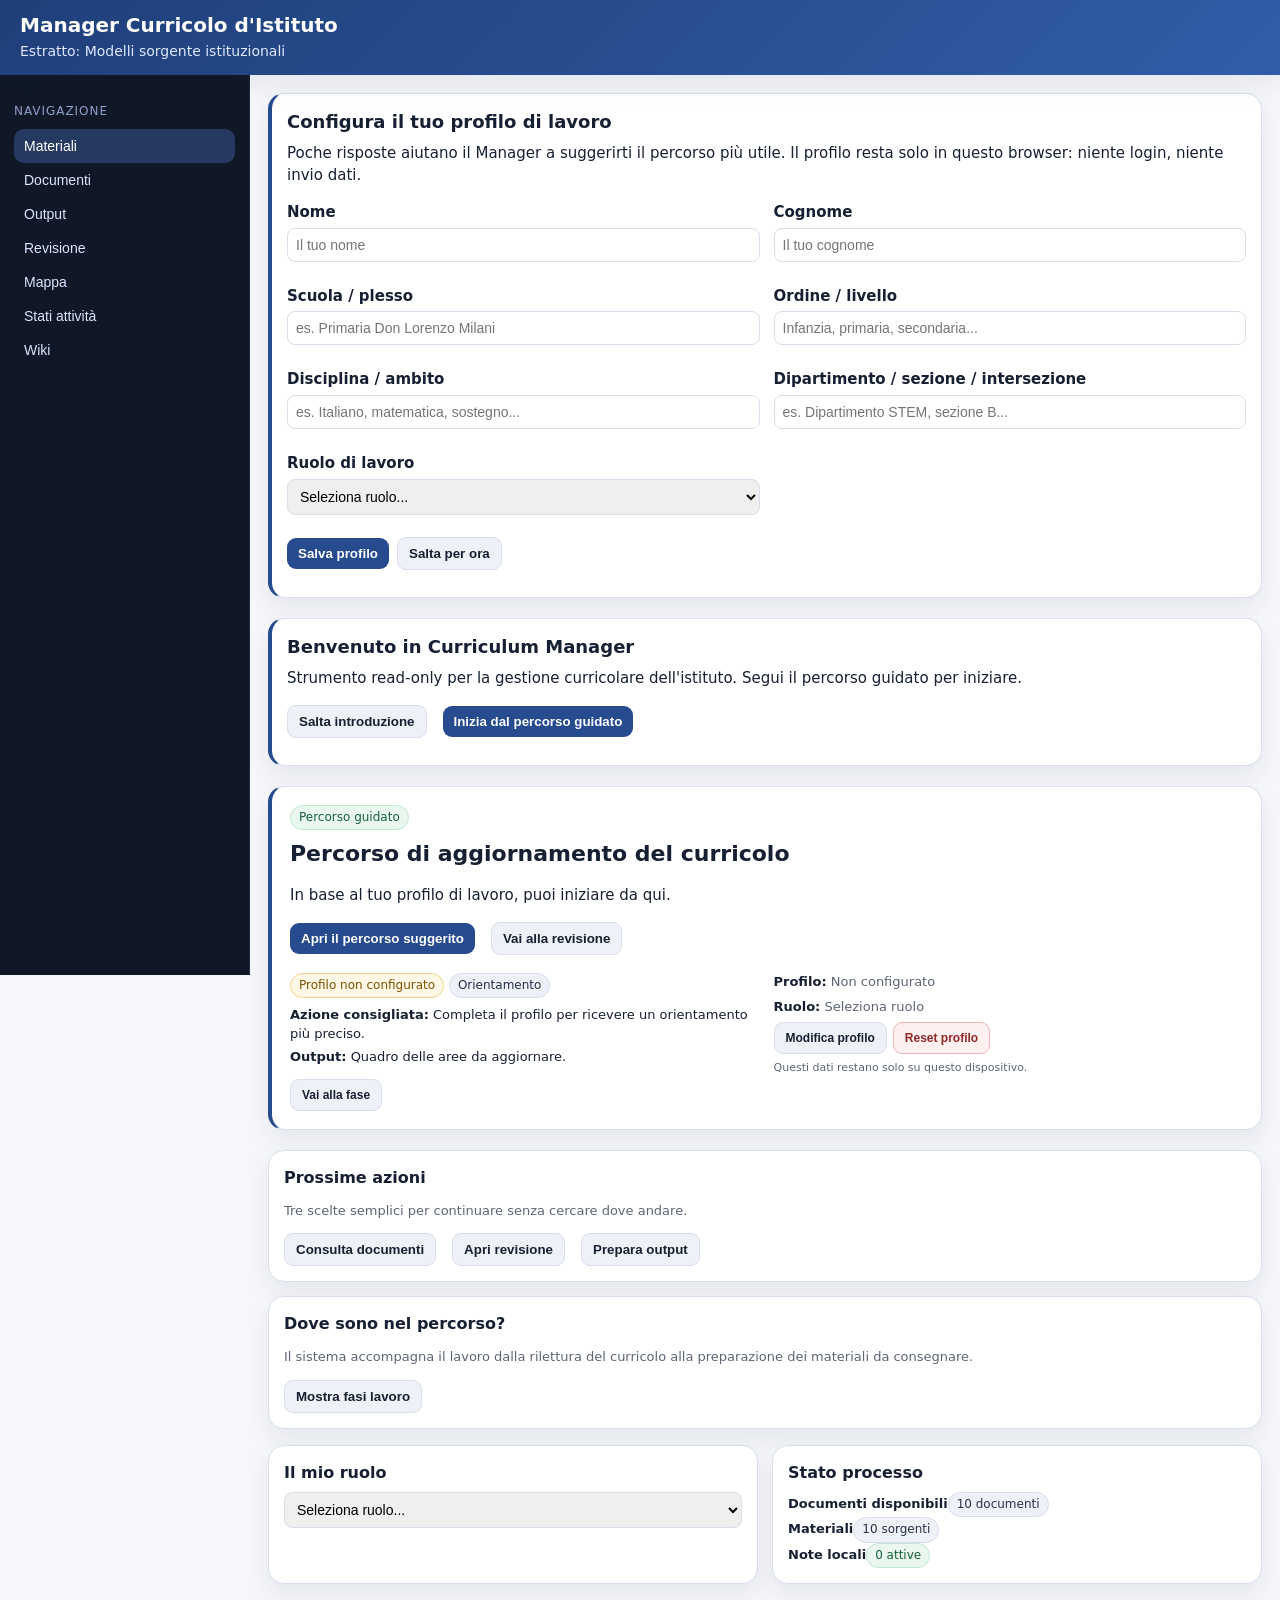
<file: index.html>
<!doctype html>
<html lang="it">
<head>
  <meta charset="utf-8">
  <meta name="viewport" content="width=device-width,initial-scale=1">
  <title>Manager Curricolo d'Istituto - Modelli sorgente</title>
  <link rel="stylesheet" href="src/styles.css">
</head>
<body>
  <header>
    <h1 id="appTitle">Manager Curricolo d'Istituto</h1>
    <p id="appSubtitle">Estratto: Modelli sorgente istituzionali</p>
  </header>

  <div class="layout">
    <nav id="sidebar">
      <div class="nav-title">Navigazione</div>
      <button data-view="modelliSorgente" class="active">Materiali</button>
      <button data-view="documentiIstituzionali">Documenti</button>
      <button data-view="documentOutputCenter">Output</button>
      <button data-view="matriceRevisione">Revisione</button>
      <button data-view="completionMap">Mappa</button>
      <button data-view="activityStateReadOnly">Stati attività</button>
      <button data-view="wiki">Wiki</button>
    </nav>

<main>
      <section id="modelliSorgente" class="view active"></section>
      <section id="documentiIstituzionali" class="view"></section>
      <section id="documentOutputCenter" class="view"></section>
      <section id="matriceRevisione" class="view"></section>
      <section id="completionMap" class="view"></section>
      <section id="activityStateReadOnly" class="view"></section>
      <section id="wiki" class="view"></section>
    </main>

<script src="src/data/sourceTemplateCatalog.js"></script>
    <script src="src/data/institutionalDocumentsCatalog.js"></script>
    <script src="src/data/revisionMatrixCatalog.js"></script>
    <script src="src/data/workflowProcessCatalog.js"></script>
    <script src="src/data/roleWorkPathsCatalog.js"></script>
    <script src="src/data/processTimelineCatalog.js"></script>
    <script src="src/data/documentContentCatalog.js"></script>
    <script src="src/data/documentSourceImportMap.js"></script>
    <script src="src/data/editableDocumentDraftModel.js"></script>
    <script src="src/data/wikiCatalog.js"></script>
    <script src="src/data/completionMapCatalog.js"></script>
    <script src="src/components/layout.js"></script>
    <script src="src/components/sidebar.js"></script>
    <script src="src/components/noticeBox.js"></script>
    <script src="src/views/modelliSorgenteView.js"></script>
    <script src="src/views/documentOutputCenterView.js"></script>
    <script src="src/views/documentiIstituzionaliView.js"></script>
    <script src="src/views/matriceRevisioneView.js"></script>
    <script src="src/views/completionMapView.js"></script>
    <script src="src/views/wikiView.js"></script>
    <script src="src/data/activityStateFixtureCatalog.js"></script>
    <script src="src/views/activityStateReadOnlyView.js"></script>
    <script src="src/app.js"></script>
</body>
</html>
</file>
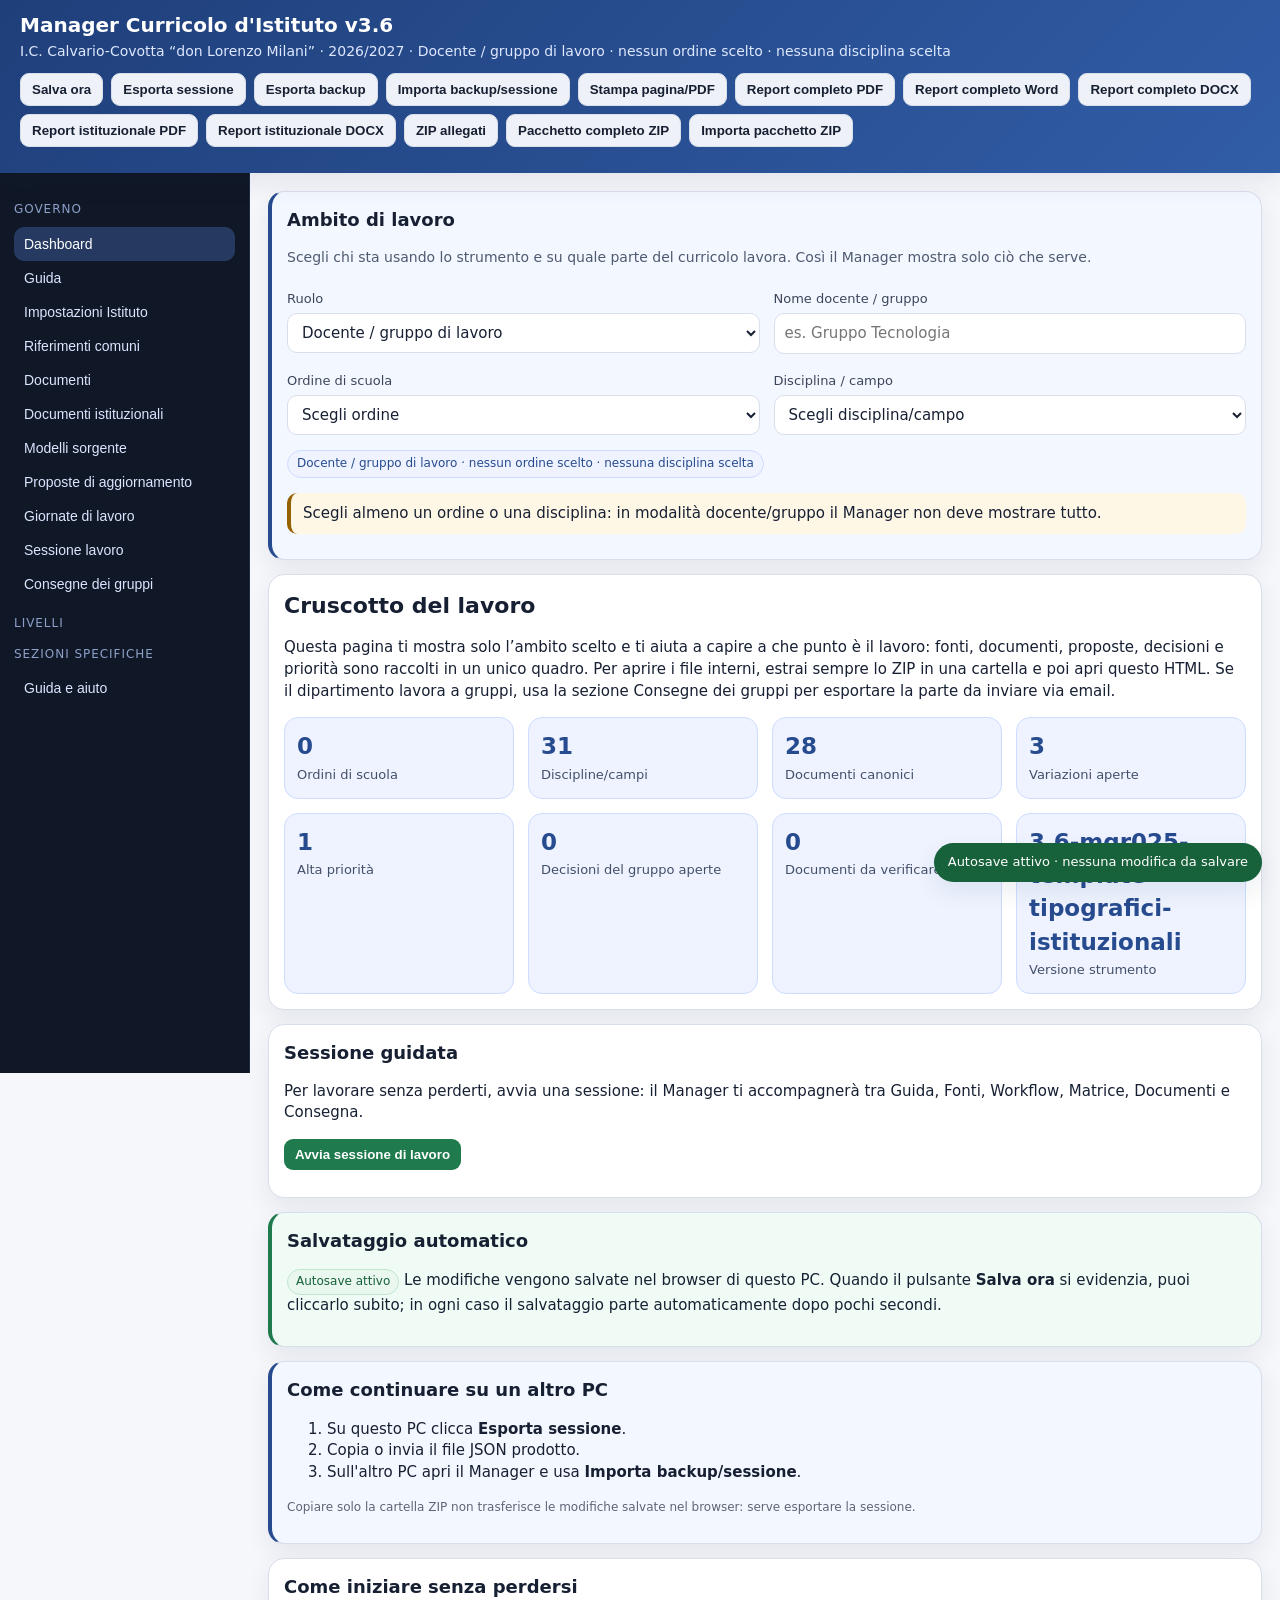
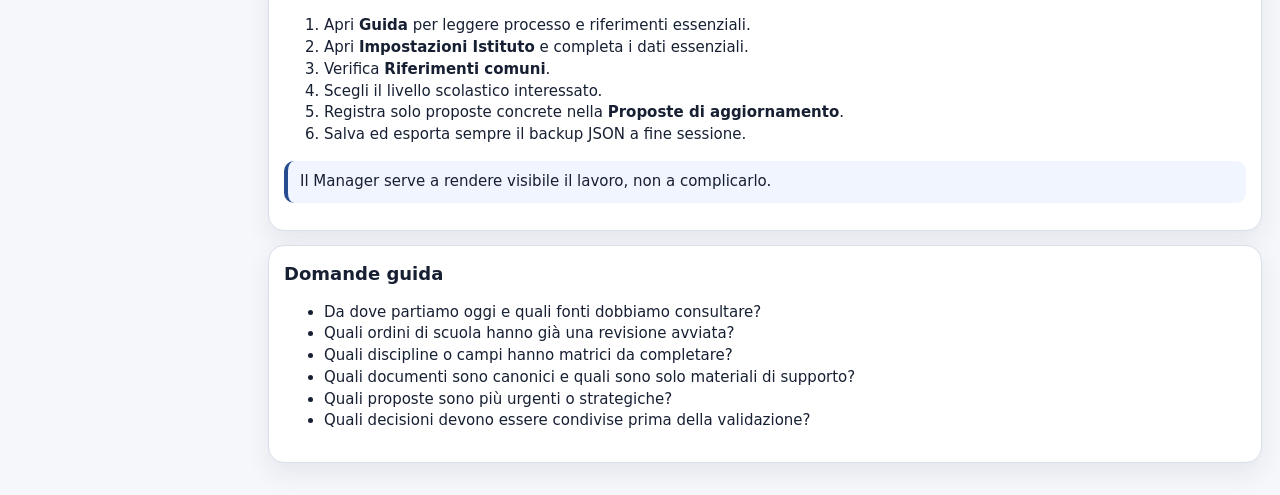
<file: APRI_MANAGER_CURRICOLO_ISTITUTO.html>
<!doctype html>
<html lang="it">
<head>
<meta charset="utf-8">
<meta name="viewport" content="width=device-width,initial-scale=1">
<title>Manager Curricolo d'Istituto v3.6</title>
<style>
:root{
  --bg:#f6f7fb;--panel:#fff;--ink:#172033;--muted:#5d6575;--line:#d8deea;
  --primary:#274b8f;--primary2:#eef3ff;--danger:#a12a2a;--ok:#1f7a4d;--warn:#946200;
  --shadow:0 10px 24px rgba(18,33,66,.08);--radius:16px;
}
*{box-sizing:border-box}
body{margin:0;font-family:system-ui,-apple-system,Segoe UI,Roboto,Arial,sans-serif;background:var(--bg);color:var(--ink);line-height:1.45;font-size:15px}
a{color:var(--primary)}
header{position:relative;z-index:20;background:linear-gradient(135deg,#1f3f7a,#315da7);color:white;padding:14px 20px;box-shadow:var(--shadow)}
header h1{margin:0;font-size:20px;line-height:1.15}
header p{margin:4px 0 0;color:#dfe8ff;font-size:14px}
.layout{display:grid;grid-template-columns:minmax(220px,250px) minmax(0,1fr)}
nav{background:#101827;color:#dbe5ff;padding:14px;border-right:1px solid #1f2b44;position:sticky;top:0;height:100vh;overflow:auto}
nav .nav-title{font-size:12px;text-transform:uppercase;color:#8ca0c8;margin:14px 0 8px;letter-spacing:.08em}
nav button{width:100%;display:block;text-align:left;border:0;background:transparent;color:#dbe5ff;padding:9px 10px;border-radius:10px;cursor:pointer;font-size:14px}
nav button:hover,nav button.active{background:#263a61;color:white}
main{padding:18px;max-width:100%;overflow:hidden}
section.view{display:none}
section.view.active{display:block}
.card{background:var(--panel);border:1px solid var(--line);border-radius:var(--radius);box-shadow:var(--shadow);padding:15px;margin-bottom:14px}
.card h2{font-size:22px;margin:0 0 8px}
.card h3{font-size:18px;margin:0 0 8px}
.grid{display:grid;gap:14px}.grid.cols-2{grid-template-columns:repeat(2,minmax(0,1fr))}.grid.cols-4{grid-template-columns:repeat(4,minmax(0,1fr))}
.metric{background:var(--primary2);border:1px solid #cddcff;border-radius:14px;padding:12px}
.metric strong{display:block;font-size:23px;color:var(--primary)}.metric span{font-size:13px;color:#43506a}
label{display:block;font-size:13px;color:#3c465b;margin:8px 0 4px}
input,select,textarea{width:100%;border:1px solid var(--line);border-radius:10px;padding:9px 10px;font:inherit;background:white;color:var(--ink)}
textarea{min-height:90px;resize:vertical}
button.action{border:0;border-radius:9px;background:var(--primary);color:white;padding:8px 11px;cursor:pointer;font-weight:650}
button.action.secondary{background:#eef1f7;color:#172033;border:1px solid var(--line)}
button.action.danger{background:var(--danger)}
button.action.ok{background:var(--ok)}
button.action.mini{padding:5px 8px;font-size:12px;margin:2px}
.toolbar{display:flex;gap:8px;align-items:center;flex-wrap:wrap;margin:12px 0}
.table-wrap{width:100%;max-width:100%;overflow:auto;border:1px solid var(--line);border-radius:14px;background:white}
table{border-collapse:collapse;width:100%;min-width:760px}
th,td{border-bottom:1px solid var(--line);padding:8px;text-align:left;vertical-align:top;font-size:13px}
th{background:#f0f3fa;color:#24324e;position:sticky;top:0;z-index:1}
tr:hover td{background:#fafcff}
.badge{display:inline-block;border-radius:999px;padding:3px 8px;font-size:12px;background:#eef1f7;color:#253049;border:1px solid #d6dceb}
.badge.ok{background:#eaf7ef;color:#17613b;border-color:#bfe7cf}.badge.warn{background:#fff7e6;color:#7c5100;border-color:#f1d28d}.badge.danger{background:#fff0f0;color:#912828;border-color:#efb5b5}
.small{font-size:12px;color:var(--muted)}.hidden{display:none!important}
.notice{border-left:4px solid var(--primary);background:#f1f5ff;padding:10px 12px;border-radius:10px;margin:12px 0}
.notice.warn{border-color:var(--warn);background:#fff7e6}.notice.danger{border-color:var(--danger);background:#fff0f0}
.kv{display:grid;grid-template-columns:180px 1fr;gap:8px 14px;font-size:14px}.kv div:nth-child(odd){color:var(--muted)}
.statusbar{position:fixed;right:18px;bottom:18px;background:#101827;color:white;padding:10px 14px;border-radius:999px;box-shadow:var(--shadow);font-size:13px;z-index:50}
.statusbar.dirty{background:#8a5a00}.statusbar.saved{background:#17613b}
.empty{color:var(--muted);font-style:italic}
.mobile-menu{display:none}

/* Modal/drawer */
.modal-backdrop{position:fixed;inset:0;background:rgba(8,15,30,.46);z-index:100;display:none;align-items:stretch;justify-content:flex-end}
.modal-backdrop.open{display:flex}
.modal-panel{width:min(720px,100%);height:100%;background:white;box-shadow:-14px 0 40px rgba(0,0,0,.22);padding:0;display:flex;flex-direction:column}
.modal-header{padding:16px 18px;border-bottom:1px solid var(--line);display:flex;align-items:center;gap:12px;justify-content:space-between}
.modal-header h2{font-size:20px;margin:0}
.modal-body{padding:18px;overflow:auto}
.modal-footer{padding:12px 18px;border-top:1px solid var(--line);display:flex;gap:8px;justify-content:flex-end;flex-wrap:wrap}
.form-grid{display:grid;grid-template-columns:repeat(2,minmax(0,1fr));gap:10px 14px}
.form-grid .full{grid-column:1/-1}
.required label::after{content:" *";color:var(--danger)}
.field-error{border-color:var(--danger)!important;background:#fff7f7}
.error-list{margin:0 0 12px;padding:10px 12px;border-radius:10px;background:#fff0f0;border-left:4px solid var(--danger);color:#7a1f1f}
.attach-meta{display:block;font-size:12px;color:var(--muted);margin-top:3px}

@media(max-width:1100px){.grid.cols-4{grid-template-columns:repeat(2,minmax(0,1fr))}.layout{grid-template-columns:210px minmax(0,1fr)}}
@media(max-width:820px){
  header{padding:12px} header h1{font-size:18px} header p{font-size:13px}
  .mobile-menu{display:inline-block}.layout{display:block}
  nav{display:none;position:relative;height:auto;top:0;border-right:0;border-bottom:1px solid #1f2b44}
  body.nav-open nav{display:block}
  main{padding:12px}.grid.cols-2,.grid.cols-4,.form-grid{grid-template-columns:1fr}.kv{grid-template-columns:1fr}
  .table-wrap{border:0;background:transparent}
  table{min-width:0;border-collapse:separate;border-spacing:0 10px}
  thead{display:none}
  tr{display:block;background:white;border:1px solid var(--line);border-radius:14px;box-shadow:var(--shadow);padding:8px;margin-bottom:10px}
  td{display:grid;grid-template-columns:130px 1fr;border:0;padding:6px 8px}
  td::before{content:attr(data-label);font-weight:700;color:#3c465b}
}
@media print{nav,header .toolbar,.no-print,.statusbar,.modal-backdrop{display:none!important}.layout{display:block}main{padding:0}.card{box-shadow:none;border:1px solid #ccc;break-inside:avoid}section.view{display:block!important}}

/* v2.5 matrix editor refinement */
.progress{height:8px;border-radius:999px;background:#e8edf7;overflow:hidden;margin-top:4px}
.progress span{display:block;height:100%;background:var(--primary)}
.matrix-cards{display:grid;grid-template-columns:repeat(2,minmax(0,1fr));gap:12px}
.matrix-card{border:1px solid var(--line);border-radius:14px;background:white;box-shadow:var(--shadow);padding:14px}
.matrix-card h3{font-size:16px;margin:0 0 8px}
.matrix-card .meta{display:flex;gap:6px;flex-wrap:wrap;margin:8px 0}
.matrix-card .row{margin:8px 0}
.matrix-card .row strong{display:block;font-size:12px;color:var(--muted);text-transform:uppercase;letter-spacing:.04em}
.completion{min-width:120px}
@media(max-width:900px){.matrix-cards{grid-template-columns:1fr}}


/* v2.6 document registry and versioning */
.doc-cards{display:grid;grid-template-columns:repeat(2,minmax(0,1fr));gap:12px}
.doc-card{border:1px solid var(--line);border-radius:14px;background:white;box-shadow:var(--shadow);padding:14px}
.doc-card h3{font-size:16px;margin:0 0 8px}
.doc-card .meta{display:flex;gap:6px;flex-wrap:wrap;margin:8px 0}
.doc-card .row{margin:8px 0}
.doc-card .row strong{display:block;font-size:12px;color:var(--muted);text-transform:uppercase;letter-spacing:.04em}
.version-chain{font-size:12px;color:var(--muted)}
.version-chain strong{color:var(--ink)}
.status-strip{display:flex;gap:8px;flex-wrap:wrap}
@media(max-width:900px){.doc-cards{grid-template-columns:1fr}}


/* v2.7 guide section */
.guide-steps{display:grid;grid-template-columns:repeat(3,minmax(0,1fr));gap:12px}
.guide-step{border:1px solid var(--line);border-radius:14px;background:white;padding:14px;box-shadow:var(--shadow)}
.guide-step strong{display:inline-flex;align-items:center;justify-content:center;width:28px;height:28px;border-radius:999px;background:var(--primary);color:white;margin-right:6px}
.ref-list{display:grid;gap:10px}
.ref-item{border:1px solid var(--line);border-radius:14px;background:white;padding:12px}
.ref-item h3{font-size:15px;margin:0 0 5px}
.ref-item .use{color:var(--muted);font-size:13px}
@media(max-width:1000px){.guide-steps{grid-template-columns:1fr}}


/* v2.8 guided workflow */
.workflow-cards{display:grid;grid-template-columns:repeat(2,minmax(0,1fr));gap:12px}
.workflow-card{border:1px solid var(--line);border-radius:14px;background:white;box-shadow:var(--shadow);padding:14px}
.workflow-card h3{font-size:17px;margin:0 0 8px}
.workflow-actions{display:grid;gap:8px;margin:10px 0}
.workflow-action{display:grid;grid-template-columns:auto 1fr;gap:8px;align-items:start;padding:8px;border:1px solid var(--line);border-radius:10px;background:#fafcff}
.workflow-action.done{background:#eefaf2;border-color:#bfe7cf}
.workflow-output{background:#f7f9fd;border:1px solid var(--line);border-radius:10px;padding:10px;margin-top:10px}
.workflow-note{min-height:70px}
.workflow-status-row{display:flex;gap:8px;flex-wrap:wrap;align-items:center;margin:8px 0}
.workflow-mini-progress{height:8px;border-radius:999px;background:#e8edf7;overflow:hidden;margin:8px 0}
.workflow-mini-progress span{display:block;height:100%;background:var(--ok)}
@media(max-width:1000px){.workflow-cards{grid-template-columns:1fr}}


/* v2.9 internal link fix */
.link-tools{display:flex;gap:6px;flex-wrap:wrap;align-items:center}
.link-help{font-size:12px;color:var(--muted);margin-top:4px}
.path-pill{font-family:ui-monospace,SFMono-Regular,Consolas,monospace;font-size:11px;background:#f1f3f8;border:1px solid var(--line);border-radius:999px;padding:3px 7px;display:inline-block;max-width:260px;overflow:hidden;text-overflow:ellipsis;white-space:nowrap}


/* v3.0 group delivery / email */
.delivery-panel{border:1px solid var(--line);border-radius:14px;background:white;box-shadow:var(--shadow);padding:15px}
.delivery-preview{background:#f7f9fd;border:1px solid var(--line);border-radius:12px;padding:12px;margin-top:10px;font-family:ui-monospace,SFMono-Regular,Consolas,monospace;font-size:12px;white-space:pre-wrap}
.delivery-steps{display:grid;grid-template-columns:repeat(4,minmax(0,1fr));gap:10px}
.delivery-step{background:#eef3ff;border:1px solid #cddcff;border-radius:14px;padding:12px}
.delivery-step strong{display:block;color:var(--primary);font-size:18px}
@media(max-width:1000px){.delivery-steps{grid-template-columns:1fr 1fr}}
@media(max-width:700px){.delivery-steps{grid-template-columns:1fr}}


/* v3.1 locale Italia, autosave e portabilità */
#manualSaveBtn.save-attention{background:#fff7e6;color:#7c5100;border-color:#f1c45e;box-shadow:0 0 0 3px rgba(241,196,94,.28)}
.statusbar.autosaving{background:#274b8f}
.statusbar.dirty{background:#8a5a00}
.statusbar.saved{background:#17613b}
.autosave-card{border-left:4px solid var(--ok);background:#f1fbf5}
.portable-card{border-left:4px solid var(--primary);background:#f3f7ff}
.save-pill{display:inline-block;border-radius:999px;padding:3px 8px;background:#eaf7ef;border:1px solid #bfe7cf;color:#17613b;font-size:12px}


/* v3.2 sessione di lavoro guidata */
.session-hero{background:linear-gradient(135deg,#eef3ff,#f7fbff);border:1px solid #cddcff;border-radius:16px;padding:16px;box-shadow:var(--shadow);margin-bottom:14px}
.session-steps{display:grid;grid-template-columns:repeat(3,minmax(0,1fr));gap:12px;margin:12px 0}
.session-step{border:1px solid var(--line);border-radius:14px;background:white;padding:14px;box-shadow:var(--shadow)}
.session-step.done{border-color:#bfe7cf;background:#f1fbf5}
.session-step.active{border-color:#9db7ee;background:#f3f7ff;box-shadow:0 0 0 3px rgba(39,75,143,.12)}
.session-step h3{font-size:16px;margin:0 0 6px}
.session-step-number{display:inline-flex;align-items:center;justify-content:center;width:28px;height:28px;border-radius:999px;background:var(--primary);color:#fff;font-weight:700;margin-right:6px}
.session-progress{height:10px;border-radius:999px;background:#e8edf7;overflow:hidden;margin:10px 0}
.session-progress span{display:block;height:100%;background:var(--ok)}
.session-summary{display:grid;grid-template-columns:repeat(4,minmax(0,1fr));gap:10px}
.session-summary .box{background:white;border:1px solid var(--line);border-radius:12px;padding:10px}
@media(max-width:1000px){.session-steps{grid-template-columns:1fr}.session-summary{grid-template-columns:1fr 1fr}}
@media(max-width:700px){.session-summary{grid-template-columns:1fr}}


/* v3.3 ui ambiti e ruoli */
.scope-card{border-left:4px solid var(--primary);background:#f3f7ff}
.scope-line{display:flex;gap:8px;flex-wrap:wrap;align-items:center}
.scope-pill{display:inline-block;border-radius:999px;background:#eef3ff;border:1px solid #cddcff;color:#274b8f;padding:4px 9px;font-size:12px}
.path-option{border:1px solid var(--line);border-radius:12px;background:#fff;padding:10px;margin:8px 0}
.path-option input{width:auto}
.role-warning{background:#fff7e6;border-left:4px solid #946200;border-radius:10px;padding:10px 12px;margin:10px 0}
.simple-help{color:#4e5a70;font-size:14px}


/* MGR-025 institutional document templates */
.institutional-template-grid{display:grid;grid-template-columns:repeat(2,minmax(0,1fr));gap:14px;margin-top:12px}
.institutional-template-card{border:1px solid var(--line);border-radius:16px;background:#fff;padding:14px;box-shadow:var(--shadow)}
.institutional-template-card h3{margin:0 0 6px;font-size:17px;color:#182033}
.institutional-template-card .template-meta{font-size:12px;color:var(--muted);display:flex;gap:6px;flex-wrap:wrap;margin:6px 0 10px}
.institutional-template-card .template-sections{font-size:13px;color:#3f4b5f;margin:8px 0 10px}
.document-quality-list{display:grid;grid-template-columns:repeat(3,minmax(0,1fr));gap:10px;margin-top:10px}
.document-quality-list div{border:1px solid var(--line);border-radius:12px;background:#fafcff;padding:10px;font-size:13px}
@media(max-width:1000px){.institutional-template-grid,.document-quality-list{grid-template-columns:1fr}}


</style>
</head>
<body>
<header>
  <h1 id="appTitle">Manager Curricolo d'Istituto v3.6</h1>
  <p id="appSubtitle">Uno spazio di lavoro locale, compatto e guidato, per aggiornare il curricolo, gestire i documenti e seguire le decisioni senza perdersi.</p>
  <div class="toolbar no-print">
    <button class="action secondary mobile-menu" onclick="toggleSidebar()">☰ Menu</button>
    <button id="manualSaveBtn" class="action secondary" onclick="saveNow('manual')">Salva ora</button>
    <button class="action secondary" onclick="exportPortableSession()">Esporta sessione</button>
    <button class="action secondary" onclick="exportJson()">Esporta backup</button>
    <button class="action secondary" onclick="document.getElementById('importJsonInput').click()">Importa backup/sessione</button>
    <button class="action secondary" onclick="window.print()">Stampa pagina/PDF</button>
    <button class="action secondary" onclick="exportDocument('curricolo','print')">Report completo PDF</button>
    <button class="action secondary" onclick="exportDocument('curricolo','word')">Report completo Word</button>
    <button class="action secondary" onclick="exportDocument('curricolo','docx')">Report completo DOCX</button>
    <button class="action secondary" onclick="exportDocument('istituzionale:report_curricolo_istituto','print')">Report istituzionale PDF</button>
    <button class="action secondary" onclick="exportDocument('istituzionale:report_curricolo_istituto','docx')">Report istituzionale DOCX</button>
    <button class="action secondary" onclick="exportAttachmentsZip()">ZIP allegati</button>
    <button class="action secondary" onclick="exportCompleteAttachmentPackage()">Pacchetto completo ZIP</button>
    <button class="action secondary" onclick="document.getElementById('importAttachmentPackageInput').click()">Importa pacchetto ZIP</button>
    <input id="importJsonInput" class="hidden" type="file" accept="application/json,.json" onchange="importJson(event)">
    <input id="attachDocInput" class="hidden" type="file" onchange="handleAttachFile(event)">
    <input id="importAttachmentPackageInput" class="hidden" type="file" accept=".zip,application/zip" onchange="importCompleteAttachmentPackage(event)">
    <input id="importInstitutionalTemplatesInput" class="hidden" type="file" accept="application/json,.json" onchange="importInstitutionalTemplates(event)">
  </div>
</header>

<div class="layout">
<nav id="sidebar" class="no-print">
  <div class="nav-title">Governo</div>
  <button data-view="dashboard" class="active">Dashboard</button>
  <button data-view="guida">Guida</button>
  <button data-view="istituto">Impostazioni Istituto</button>
  <button data-view="fonti">Riferimenti comuni</button>
  <button data-view="documenti">Documenti</button>
  <button data-view="documentiIstituzionali">Documenti istituzionali</button>
  <button data-view="modelliSorgente">Modelli sorgente</button>
  <button data-view="matrice">Proposte di aggiornamento</button>
  <button data-view="workflow">Giornate di lavoro</button>
  <button data-view="sessione">Sessione lavoro</button>
  <button data-view="gruppi">Consegne dei gruppi</button>
  <button data-view="decisioni">Decisioni del gruppo</button>
  <div class="nav-title">Livelli</div>
  <button data-view="infanzia">Scuola dell'infanzia</button>
  <button data-view="primaria">Scuola primaria</button>
  <button data-view="secondaria">Secondaria I grado</button>
  <button data-view="discipline">Discipline / campi</button>
  <div class="nav-title">Sezioni specifiche</div>
  <button data-view="tecnologia">Tecnologia</button>
  <button data-view="strumenti">Salvataggio e controlli</button>
  <button data-view="wiki">Guida e aiuto</button>
</nav>
<main>
  <section id="dashboard" class="view active"></section>
  <section id="guida" class="view"></section>
  <section id="istituto" class="view"></section>
  <section id="fonti" class="view"></section>
  <section id="documenti" class="view"></section>
  <section id="documentiIstituzionali" class="view"></section>
  <section id="modelliSorgente" class="view"></section>
  <section id="matrice" class="view"></section>
  <section id="workflow" class="view"></section>
  <section id="sessione" class="view"></section>
  <section id="gruppi" class="view"></section>
  <section id="decisioni" class="view"></section>
  <section id="infanzia" class="view"></section>
  <section id="primaria" class="view"></section>
  <section id="secondaria" class="view"></section>
  <section id="discipline" class="view"></section>
  <section id="tecnologia" class="view"></section>
  <section id="strumenti" class="view"></section>
  <section id="wiki" class="view"></section>
</main>
</div>

<div id="statusbar" class="statusbar saved">Dati caricati</div>

<div id="modal" class="modal-backdrop" role="dialog" aria-modal="true" aria-labelledby="modalTitle">
  <div class="modal-panel">
    <div class="modal-header">
      <h2 id="modalTitle">Modifica</h2>
      <button class="action secondary" onclick="closeModal()">Chiudi</button>
    </div>
    <div id="modalBody" class="modal-body"></div>
    <div class="modal-footer">
      <button class="action secondary" onclick="closeModal()">Annulla</button>
      <button id="modalSave" class="action ok" onclick="saveModal()">Salva</button>
    </div>
  </div>
</div>

<script id="seed-data" type="application/json">{"schemaVersion":"2.0A","managerVersion":"3.6-mgr025-template-tipografici-istituzionali","createdAt":"2026-06-12","stato":"documentale_istituzionale_integrazione_pronta_per_test","noteUso":["MGR-025: aggiunto modello documentale istituzionale aggiornabile con template tipografici, export stampa/PDF, Word .doc e DOCX nativo per documenti prodotti/approvati.","I documenti istituzionali sono distinti da registro documenti, allegati e backup tecnico.","MGR-023: aggiunti DOCX nativo, ZIP allegati e pacchetto completo con IndexedDB.","MGR-022: aggiunto export documentale mirato per stampa/PDF e Word-compatible; corretto import sessione portabile modello/schema.","MGR-020: corretta la modale Modifica/Aggiungi che mostrava undefined; nessuna nuova funzione introdotta.","La distribuzione resta ZIP locale offline; nessun backend, API, autenticazione o deploy."],"istituto":{"denominazione":"I.C. Calvario-Covotta “don Lorenzo Milani”","codiceMeccanografico":"AVIC849003","comunePrincipale":"Ariano Irpino","provincia":"AV","plessi":[{"nome":"Da verificare","ordine":"infanzia","comune":"Da verificare","note":""},{"nome":"Da verificare","ordine":"primaria","comune":"Da verificare","note":""},{"nome":"Da verificare","ordine":"secondaria_i_grado","comune":"Da verificare","note":""}],"ordiniScuolaAttivi":["infanzia","primaria","secondaria_i_grado"],"annoScolastico":"2026/2027","versioneCurricolo":"bozza_v2_0","statoAggiornamento":"in_revisione","responsabili":{"dirigenteScolastico":"","referenteCurricolo":"","referentiOrdine":[],"referentiDisciplina":[],"gruppiVerticali":[]},"fontiObbligatorie":["PTOF","RAV","PdM","Indicazioni Nazionali 2012","Indicazioni Nazionali 2025","Educazione civica","Inclusione","Orientamento","Quadri europei competenze"]},"statiAmmessi":{"documento":["canonico","bozza","supporto","storico","superato"],"revisione":["aperta","in_revisione","validata","respinta","rinviata"],"curricolo":["bozza","dipartimento","collegio","approvato","archiviato"],"priorita":["bassa","media","alta","urgente"],"ambitoDocumento":["generale","infanzia","primaria","secondaria_i_grado","tecnologia","disciplina","processo"],"tipoDocumento":["fonte_istituzionale","dossier","curricolo","matrice","uda","rubrica","griglia","verbale","report","allegato","backup","guida"]},"fontiGenerali":[{"id":"fonte_guida_processo_riferimenti","titolo":"Guida processo e riferimenti normativi/documentali","tipo":"guida","ambito":"generale","stato":"canonico","canonico":true,"urlEsterna":"","fileLocale":"./docs_generali/guida/GUIDA_PROCESSO_E_RIFERIMENTI.html","noteUso":"Aprire per orientare il lavoro: processo, fonti essenziali, uso pratico nel Manager."},{"id":"fonte_indice_fonti_verificate","titolo":"Indice fonti ufficiali e file da includere","tipo":"fonte_istituzionale","ambito":"generale","stato":"canonico","canonico":true,"urlEsterna":"","fileLocale":"./docs_generali/fonti/FONTI_UFFICIALI_E_FILE_DA_INCLUDERE.html","noteUso":"Aprire per verificare link ufficiali, copie Drive/KB e file da includere nel pacchetto."},{"id":"fonte_ptof_2022_2025","titolo":"PTOF 2022-2025","tipo":"fonte_istituzionale","ambito":"generale","stato":"da_verificare","canonico":true,"urlEsterna":"https://www.icdonmilaniariano.edu.it/wp-content/uploads/2024/04/PTOF-22-25-1.pdf","fileLocale":"./docs_generali/fonti/PTOF_22_25_1_link.html","noteUso":"Link ufficiale rilevato; serve verificare se esiste PTOF 2025-2028 più aggiornato."},{"id":"fonte_rav_2024_2025","titolo":"RAV 2024/2025 - AVIC849003","tipo":"fonte_istituzionale","ambito":"generale","stato":"canonico","canonico":true,"urlEsterna":"https://drive.google.com/file/d/1HK_c7S5we7rcUrfIqBVDoxe4dAUEKpNf/view?usp=drivesdk","fileLocale":"./docs_generali/fonti/RAV_202425_AVIC849003_link.html","noteUso":"File RAV trovato in Drive; da collegare alla copia ufficiale o alla copia KB canonica."},{"id":"fonte_nuove_indicazioni_2025","titolo":"Nuove Indicazioni 2025","tipo":"fonte_istituzionale","ambito":"generale","stato":"supporto","canonico":true,"urlEsterna":"https://drive.google.com/file/d/1fX8QG1xW7hgFzBGgJa0RzCwSFkFJk31w/view?usp=drivesdk","fileLocale":"./docs_generali/fonti/Nuove_Indicazioni_2025_link.html","noteUso":"File trovato in Drive; verificare se è documento definitivo o materiale di dibattito."},{"id":"fonte_cantiere_curricolo_2025","titolo":"Cantiere Curricolo 2025","tipo":"fonte_istituzionale","ambito":"generale","stato":"supporto","canonico":true,"urlEsterna":"https://drive.google.com/file/d/1gcEuoTpdsZju-SpxQxepAk_fobEuOmlw/view?usp=drivesdk","fileLocale":"./docs_generali/fonti/Cantiere_Curricolo_2025_link.html","noteUso":"Documento già rilevato nella cartella KB."},{"id":"fonte_cronoprogramma","titolo":"Cronoprogramma aggiornamento Curricolo Verticale","tipo":"processo","ambito":"generale","stato":"canonico","canonico":true,"urlEsterna":"","fileLocale":"./docs_generali/Cronoprogramma_Aggiornamento_Curricolo_Verticale.docx","noteUso":"Guida le azioni delle giornate di lavoro."}],"ordiniScuola":[{"id":"infanzia","nome":"Scuola dell'infanzia","tipoProgressione":"anni_3_5","anniClassi":["3 anni","4 anni","5 anni"],"profilo":"Campo educativo orientato allo sviluppo dell'identità, dell'autonomia, della competenza e della cittadinanza.","elementiCurricolo":["campi_esperienza"],"statoRevisione":"aperta"},{"id":"primaria","nome":"Scuola primaria","tipoProgressione":"classi_i_v","anniClassi":["I","II","III","IV","V"],"profilo":"Primo segmento disciplinare del primo ciclo, con valutazione descrittiva e progressione curricolare per obiettivi.","elementiCurricolo":["discipline","educazione_civica","orientamento"],"statoRevisione":"aperta"},{"id":"secondaria_i_grado","nome":"Scuola secondaria di I grado","tipoProgressione":"classi_i_iii","anniClassi":["I","II","III"],"profilo":"Secondo segmento del primo ciclo, con sviluppo disciplinare, orientamento, competenze e raccordo con l'esame conclusivo.","elementiCurricolo":["discipline","educazione_civica","orientamento"],"statoRevisione":"aperta"}],"discipline":[{"id":"infanzia_se_altro","ordine":"infanzia","nome":"Il sé e l'altro","tipo":"campo_esperienza","statoRevisione":"aperta"},{"id":"infanzia_corpo_movimento","ordine":"infanzia","nome":"Il corpo e il movimento","tipo":"campo_esperienza","statoRevisione":"aperta"},{"id":"infanzia_immagini_suoni_colori","ordine":"infanzia","nome":"Immagini, suoni, colori","tipo":"campo_esperienza","statoRevisione":"aperta"},{"id":"infanzia_discorsi_parole","ordine":"infanzia","nome":"I discorsi e le parole","tipo":"campo_esperienza","statoRevisione":"aperta"},{"id":"infanzia_conoscenza_mondo","ordine":"infanzia","nome":"La conoscenza del mondo","tipo":"campo_esperienza","statoRevisione":"aperta"},{"id":"primaria_italiano","ordine":"primaria","nome":"Italiano","tipo":"disciplina","statoRevisione":"aperta"},{"id":"primaria_inglese","ordine":"primaria","nome":"Lingua inglese","tipo":"disciplina","statoRevisione":"aperta"},{"id":"primaria_storia","ordine":"primaria","nome":"Storia","tipo":"disciplina","statoRevisione":"aperta"},{"id":"primaria_geografia","ordine":"primaria","nome":"Geografia","tipo":"disciplina","statoRevisione":"aperta"},{"id":"primaria_matematica","ordine":"primaria","nome":"Matematica","tipo":"disciplina","statoRevisione":"aperta"},{"id":"primaria_scienze","ordine":"primaria","nome":"Scienze","tipo":"disciplina","statoRevisione":"aperta"},{"id":"primaria_tecnologia","ordine":"primaria","nome":"Tecnologia","tipo":"disciplina","statoRevisione":"aperta"},{"id":"primaria_arte","ordine":"primaria","nome":"Arte e immagine","tipo":"disciplina","statoRevisione":"aperta"},{"id":"primaria_musica","ordine":"primaria","nome":"Musica","tipo":"disciplina","statoRevisione":"aperta"},{"id":"primaria_ed_fisica","ordine":"primaria","nome":"Educazione fisica","tipo":"disciplina","statoRevisione":"aperta"},{"id":"primaria_irc","ordine":"primaria","nome":"Religione / attività alternativa","tipo":"disciplina","statoRevisione":"aperta"},{"id":"secondaria_italiano","ordine":"secondaria_i_grado","nome":"Italiano","tipo":"disciplina","statoRevisione":"aperta"},{"id":"secondaria_storia","ordine":"secondaria_i_grado","nome":"Storia","tipo":"disciplina","statoRevisione":"aperta"},{"id":"secondaria_geografia","ordine":"secondaria_i_grado","nome":"Geografia","tipo":"disciplina","statoRevisione":"aperta"},{"id":"secondaria_matematica","ordine":"secondaria_i_grado","nome":"Matematica","tipo":"disciplina","statoRevisione":"aperta"},{"id":"secondaria_scienze","ordine":"secondaria_i_grado","nome":"Scienze","tipo":"disciplina","statoRevisione":"aperta"},{"id":"secondaria_tecnologia","ordine":"secondaria_i_grado","nome":"Tecnologia","tipo":"disciplina","statoRevisione":"aperta","sezioneSpecifica":"tecnologia"},{"id":"secondaria_inglese","ordine":"secondaria_i_grado","nome":"Lingua inglese","tipo":"disciplina","statoRevisione":"aperta"},{"id":"secondaria_seconda_lingua","ordine":"secondaria_i_grado","nome":"Seconda lingua comunitaria","tipo":"disciplina","statoRevisione":"aperta"},{"id":"secondaria_arte","ordine":"secondaria_i_grado","nome":"Arte e immagine","tipo":"disciplina","statoRevisione":"aperta"},{"id":"secondaria_musica","ordine":"secondaria_i_grado","nome":"Musica","tipo":"disciplina","statoRevisione":"aperta"},{"id":"secondaria_ed_fisica","ordine":"secondaria_i_grado","nome":"Educazione fisica","tipo":"disciplina","statoRevisione":"aperta"},{"id":"secondaria_irc","ordine":"secondaria_i_grado","nome":"Religione / attività alternativa","tipo":"disciplina","statoRevisione":"aperta"},{"id":"educazione_civica","ordine":"trasversale","nome":"Educazione civica","tipo":"trasversale","statoRevisione":"aperta"},{"id":"orientamento","ordine":"trasversale","nome":"Orientamento","tipo":"trasversale","statoRevisione":"aperta"},{"id":"inclusione","ordine":"trasversale","nome":"Inclusione","tipo":"trasversale","statoRevisione":"aperta"}],"schedaDisciplinaTemplate":{"campi":["profiloDisciplinare","nucleiFondanti","traguardiCompetenze","conoscenzeEssenziali","abilita","evidenzeOsservabili","compitiAutentici","rubriche","udaDocumentiCollegati","matriceVariazioni","statoRevisione","decisioni"]},"documenti":[{"id":"doc_guida_processo_riferimenti_v27","titolo":"Guida processo e riferimenti normativi/documentali","tipo":"guida","ambito":"generale","versione":"v2.7","stato":"canonico","canonico":true,"fileLocale":"./docs_generali/guida/GUIDA_PROCESSO_E_RIFERIMENTI.html","urlEsterna":"","collegatoA":["guida","fonti_generali","processo"],"sostituisce":[],"sostituitoDa":"","responsabile":"","dataAggiornamento":"2026-06-12","fonteOrigine":"Manager Curricolo v2.7","noteVersione":"Guida leggera e documentata al processo di aggiornamento del curricolo.","note":"Documento interno di orientamento."},{"id":"doc_nuove_indicazioni_2025_link","titolo":"Nuove Indicazioni 2025 - link Drive","tipo":"fonte_istituzionale","ambito":"generale","versione":"fonte","stato":"canonico","canonico":true,"fileLocale":"./docs_generali/fonti/Nuove_Indicazioni_2025_link.html","urlEsterna":"https://drive.google.com/file/d/1fX8QG1xW7hgFzBGgJa0RzCwSFkFJk31w/view?usp=drivesdk","collegatoA":["fonti_generali"],"sostituisce":[],"sostituitoDa":"","note":"File Drive da verificare come definitivo o materiale di dibattito.","responsabile":"","dataAggiornamento":"2026-06-12","storiaVersioni":[],"fonteOrigine":"","noteVersione":"File Drive da verificare come definitivo o materiale di dibattito."},{"id":"doc_rav_2024_2025_link","titolo":"RAV 2024/2025 - link Drive","tipo":"fonte_istituzionale","ambito":"generale","versione":"fonte","stato":"canonico","canonico":true,"fileLocale":"./docs_generali/fonti/RAV_202425_AVIC849003_link.html","urlEsterna":"https://drive.google.com/file/d/1HK_c7S5we7rcUrfIqBVDoxe4dAUEKpNf/view?usp=drivesdk","collegatoA":["fonti_generali"],"sostituisce":[],"sostituitoDa":"","note":"Copia Drive del RAV AVIC849003.","responsabile":"","dataAggiornamento":"2026-06-12","storiaVersioni":[],"fonteOrigine":"","noteVersione":"Copia Drive del RAV AVIC849003."},{"id":"doc_ptof_2022_2025_link","titolo":"PTOF 2022-2025 - link ufficiale","tipo":"fonte_istituzionale","ambito":"generale","versione":"fonte","stato":"canonico","canonico":true,"fileLocale":"./docs_generali/fonti/PTOF_22_25_1_link.html","urlEsterna":"https://www.icdonmilaniariano.edu.it/wp-content/uploads/2024/04/PTOF-22-25-1.pdf","collegatoA":["fonti_generali"],"sostituisce":[],"sostituitoDa":"","note":"Link ufficiale rilevato; verificare eventuale PTOF 2025-2028.","responsabile":"","dataAggiornamento":"2026-06-12","storiaVersioni":[],"fonteOrigine":"","noteVersione":"Link ufficiale rilevato; verificare eventuale PTOF 2025-2028."},{"id":"doc_fonti_indice_v23","titolo":"Indice fonti ufficiali e file da includere","tipo":"fonte_istituzionale","ambito":"generale","versione":"fonte","stato":"canonico","canonico":true,"fileLocale":"./docs_generali/fonti/FONTI_UFFICIALI_E_FILE_DA_INCLUDERE.html","urlEsterna":"","collegatoA":["fonti_generali"],"sostituisce":[],"sostituitoDa":"","note":"Indice operativo delle fonti.","responsabile":"","dataAggiornamento":"2026-06-12","storiaVersioni":[],"fonteOrigine":"","noteVersione":"Indice operativo delle fonti."},{"id":"doc_spec_manager_v2","titolo":"Specifica funzionale Manager Curricolo d'Istituto v2.0","tipo":"report","ambito":"processo","versione":"v2.0A","stato":"canonico","canonico":true,"fileLocale":"./report/Specifiche_Manager_Curricolo_Istituto_v2_0.docx","urlEsterna":"","collegatoA":["manager_v2","processo","kb"],"sostituisce":[],"sostituitoDa":"","note":"Documento guida per la ricostruzione del Manager.","responsabile":"","dataAggiornamento":"2026-06-12","storiaVersioni":[],"fonteOrigine":"","noteVersione":"Documento guida per la ricostruzione del Manager."},{"id":"doc_guida_manager_primo_ciclo","titolo":"Guida docente Manager Primo Ciclo","tipo":"guida","ambito":"processo","versione":"v1.0","stato":"canonico","canonico":true,"fileLocale":"./report/04_Guida_Docente_Manager_Primo_Ciclo_v1_0.docx","urlEsterna":"","collegatoA":["manager_v2","processo"],"sostituisce":[],"sostituitoDa":"","note":"Guida operativa per usare il Manager durante le giornate di lavoro.","responsabile":"","dataAggiornamento":"2026-06-12","storiaVersioni":[],"fonteOrigine":"","noteVersione":"Guida operativa per usare il Manager durante le giornate di lavoro."},{"id":"doc_report_pacchetto_v14","titolo":"Report gestione pacchetto Primo Ciclo v1.4","tipo":"report","ambito":"processo","versione":"v1.4","stato":"canonico","canonico":true,"fileLocale":"./report/00_Report_Gestione_Pacchetto_Primo_Ciclo_v1_4.docx","urlEsterna":"","collegatoA":["processo"],"sostituisce":[],"sostituitoDa":"","note":"Report storico del pacchetto precedente.","responsabile":"","dataAggiornamento":"2026-06-12","storiaVersioni":[],"fonteOrigine":"","noteVersione":"Report storico del pacchetto precedente."},{"id":"doc_cronoprogramma","titolo":"Cronoprogramma aggiornamento Curricolo Verticale","tipo":"fonte_istituzionale","ambito":"generale","versione":"2026","stato":"canonico","canonico":true,"fileLocale":"./docs_generali/Cronoprogramma_Aggiornamento_Curricolo_Verticale.docx","urlEsterna":"","collegatoA":["workflow"],"sostituisce":[],"sostituitoDa":"","note":"Riferimento operativo delle giornate di lavoro.","responsabile":"","dataAggiornamento":"2026-06-12","storiaVersioni":[],"fonteOrigine":"","noteVersione":"Riferimento operativo delle giornate di lavoro."},{"id":"doc_fonti_generali","titolo":"Fonti istituzionali e analisi generale","tipo":"fonte_istituzionale","ambito":"generale","versione":"v1.0","stato":"canonico","canonico":true,"fileLocale":"./docs_generali/FONTI_ISTITUZIONALI_E_ANALISI.html","urlEsterna":"","collegatoA":["fonti_generali"],"sostituisce":[],"sostituitoDa":"","note":"Pagina locale di orientamento alle fonti comuni.","responsabile":"","dataAggiornamento":"2026-06-12","storiaVersioni":[],"fonteOrigine":"","noteVersione":"Pagina locale di orientamento alle fonti comuni."},{"id":"doc_dossier_infanzia","titolo":"Dossier Scuola dell'Infanzia","tipo":"dossier","ambito":"infanzia","versione":"v1.0","stato":"canonico","canonico":true,"fileLocale":"./docs_infanzia/10_Dossier_Scuola_Infanzia_v1_0.docx","urlEsterna":"","collegatoA":["infanzia"],"sostituisce":[],"sostituitoDa":"","note":"","responsabile":"","dataAggiornamento":"2026-06-12","storiaVersioni":[],"fonteOrigine":"","noteVersione":""},{"id":"doc_matrici_infanzia","titolo":"Matrici Campi di Esperienza Infanzia","tipo":"matrice","ambito":"infanzia","versione":"v1.0","stato":"canonico","canonico":true,"fileLocale":"./docs_infanzia/11_Matrici_Campi_Infanzia_v1_0.docx","urlEsterna":"","collegatoA":["infanzia"],"sostituisce":[],"sostituitoDa":"","note":"","responsabile":"","dataAggiornamento":"2026-06-12","storiaVersioni":[],"fonteOrigine":"","noteVersione":""},{"id":"doc_dossier_primaria","titolo":"Dossier Scuola Primaria","tipo":"dossier","ambito":"primaria","versione":"v1.1","stato":"canonico","canonico":true,"fileLocale":"./docs_primaria/01_Dossier_Scuola_Primaria_v1_1.docx","urlEsterna":"","collegatoA":["primaria"],"sostituisce":[],"sostituitoDa":"","note":"","responsabile":"","dataAggiornamento":"2026-06-12","storiaVersioni":[],"fonteOrigine":"","noteVersione":""},{"id":"doc_matrici_primaria","titolo":"Matrici Curricolo Primaria I-V","tipo":"matrice","ambito":"primaria","versione":"v1.0","stato":"canonico","canonico":true,"fileLocale":"./docs_primaria/02_Matrici_Curricolo_Primaria_I_V_v1_0.docx","urlEsterna":"","collegatoA":["primaria"],"sostituisce":[],"sostituitoDa":"","note":"","responsabile":"","dataAggiornamento":"2026-06-12","storiaVersioni":[],"fonteOrigine":"","noteVersione":""},{"id":"doc_rubriche_primaria","titolo":"Rubriche Valutazione Primaria","tipo":"rubrica","ambito":"primaria","versione":"v1.0","stato":"canonico","canonico":true,"fileLocale":"./docs_primaria/03_Rubriche_Valutazione_Primaria_v1_0.docx","urlEsterna":"","collegatoA":["primaria"],"sostituisce":[],"sostituitoDa":"","note":"","responsabile":"","dataAggiornamento":"2026-06-12","storiaVersioni":[],"fonteOrigine":"","noteVersione":""},{"id":"doc_dossier_secondaria","titolo":"Dossier Scuola Secondaria di I grado","tipo":"dossier","ambito":"secondaria_i_grado","versione":"v1.0","stato":"canonico","canonico":true,"fileLocale":"./docs_secondaria/12_Dossier_Scuola_Secondaria_I_Grado_v1_0.docx","urlEsterna":"","collegatoA":["secondaria_i_grado"],"sostituisce":[],"sostituitoDa":"","note":"","responsabile":"","dataAggiornamento":"2026-06-12","storiaVersioni":[],"fonteOrigine":"","noteVersione":""},{"id":"doc_matrici_secondaria","titolo":"Matrici Curricolo Secondaria di I grado","tipo":"matrice","ambito":"secondaria_i_grado","versione":"v1.0","stato":"canonico","canonico":true,"fileLocale":"./docs_secondaria/13_Matrici_Curricolo_Secondaria_I_Grado_v1_0.docx","urlEsterna":"","collegatoA":["secondaria_i_grado"],"sostituisce":[],"sostituitoDa":"","note":"","responsabile":"","dataAggiornamento":"2026-06-12","storiaVersioni":[],"fonteOrigine":"","noteVersione":""},{"id":"doc_rubriche_secondaria","titolo":"Rubriche Valutazione Secondaria di I grado","tipo":"rubrica","ambito":"secondaria_i_grado","versione":"v1.0","stato":"canonico","canonico":true,"fileLocale":"./docs_secondaria/14_Rubriche_Valutazione_Secondaria_I_Grado_v1_0.docx","urlEsterna":"","collegatoA":["secondaria_i_grado"],"sostituisce":[],"sostituitoDa":"","note":"","responsabile":"","dataAggiornamento":"2026-06-12","storiaVersioni":[],"fonteOrigine":"","noteVersione":""},{"id":"doc_report_tecnologia","titolo":"Report Normalizzazione Tecnologia","tipo":"report","ambito":"tecnologia","versione":"v1.0","stato":"canonico","canonico":true,"fileLocale":"./docs_tecnologia/00_Report_Normalizzazione_Tecnologia_v1_0.docx","urlEsterna":"","collegatoA":["secondaria_tecnologia","primaria_tecnologia"],"sostituisce":[],"sostituitoDa":"","note":"Materiale specifico di Tecnologia.","responsabile":"","dataAggiornamento":"2026-06-12","storiaVersioni":[],"fonteOrigine":"","noteVersione":"Materiale specifico di Tecnologia."},{"id":"doc_dossier_tecnologia","titolo":"Dossier Studio Tecnologia","tipo":"dossier","ambito":"tecnologia","versione":"v1.0","stato":"canonico","canonico":true,"fileLocale":"./docs_tecnologia/01_Dossier_Studio_Tecnologia_v1_0.docx","urlEsterna":"","collegatoA":["secondaria_tecnologia","primaria_tecnologia"],"sostituisce":[],"sostituitoDa":"","note":"Materiale specifico di Tecnologia. Non va nelle fonti generali.","responsabile":"","dataAggiornamento":"2026-06-12","storiaVersioni":[],"fonteOrigine":"","noteVersione":"Materiale specifico di Tecnologia. Non va nelle fonti generali."},{"id":"doc_curricolo_tecnologia","titolo":"Curricolo Verticale Tecnologia","tipo":"curricolo","ambito":"tecnologia","versione":"v1.0","stato":"canonico","canonico":true,"fileLocale":"./docs_tecnologia/02_Curricolo_Verticale_Tecnologia_v1_0.docx","urlEsterna":"","collegatoA":["secondaria_tecnologia","primaria_tecnologia"],"sostituisce":[],"sostituitoDa":"","note":"Da usare solo nella sezione Tecnologia o nelle schede Tecnologia.","responsabile":"","dataAggiornamento":"2026-06-12","storiaVersioni":[],"fonteOrigine":"","noteVersione":"Da usare solo nella sezione Tecnologia o nelle schede Tecnologia."},{"id":"doc_programmazione_tecnologia","titolo":"Programmazione Annuale Tecnologia 2026-2027","tipo":"curricolo","ambito":"tecnologia","versione":"v1.0","stato":"canonico","canonico":true,"fileLocale":"./docs_tecnologia/03_Programmazione_Annuale_Tecnologia_2026_2027_v1_0.docx","urlEsterna":"","collegatoA":["secondaria_tecnologia"],"sostituisce":[],"sostituitoDa":"","note":"Materiale specifico di Tecnologia.","responsabile":"","dataAggiornamento":"2026-06-12","storiaVersioni":[],"fonteOrigine":"","noteVersione":"Materiale specifico di Tecnologia."},{"id":"doc_uda_tecnologia","titolo":"UDA Tecnologia 2026-2027","tipo":"uda","ambito":"tecnologia","versione":"v1.0","stato":"canonico","canonico":true,"fileLocale":"./docs_tecnologia/04_UDA_Tecnologia_2026_2027_v1_0.docx","urlEsterna":"","collegatoA":["secondaria_tecnologia"],"sostituisce":[],"sostituitoDa":"","note":"Materiale specifico di Tecnologia.","responsabile":"","dataAggiornamento":"2026-06-12","storiaVersioni":[],"fonteOrigine":"","noteVersione":"Materiale specifico di Tecnologia."},{"id":"doc_progettazione_12_uda_tecnologia","titolo":"Progettazione 12 UDA Tecnologia 2026-2027","tipo":"uda","ambito":"tecnologia","versione":"v1.0","stato":"canonico","canonico":true,"fileLocale":"./docs_tecnologia/05_Progettazione_12_UDA_Tecnologia_2026_2027_v1_0.docx","urlEsterna":"","collegatoA":["secondaria_tecnologia"],"sostituisce":[],"sostituitoDa":"","note":"Materiale specifico di Tecnologia.","responsabile":"","dataAggiornamento":"2026-06-12","storiaVersioni":[],"fonteOrigine":"","noteVersione":"Materiale specifico di Tecnologia."},{"id":"doc_rubriche_tecnologia","titolo":"Rubriche, griglie e monitoraggio Tecnologia","tipo":"rubrica","ambito":"tecnologia","versione":"v1.0","stato":"canonico","canonico":true,"fileLocale":"./docs_tecnologia/06_Rubriche_Griglie_Monitoraggio_Tecnologia_v1_0.docx","urlEsterna":"","collegatoA":["secondaria_tecnologia"],"sostituisce":[],"sostituitoDa":"","note":"Materiale specifico di Tecnologia.","responsabile":"","dataAggiornamento":"2026-06-12","storiaVersioni":[],"fonteOrigine":"","noteVersione":"Materiale specifico di Tecnologia."},{"id":"doc_allegati_tecnologia","titolo":"Allegati operativi Tecnologia","tipo":"allegato","ambito":"tecnologia","versione":"v1.0","stato":"canonico","canonico":true,"fileLocale":"./docs_tecnologia/07_Allegati_Operativi_Tecnologia_v1_0.docx","urlEsterna":"","collegatoA":["secondaria_tecnologia"],"sostituisce":[],"sostituitoDa":"","note":"Materiale specifico di Tecnologia.","responsabile":"","dataAggiornamento":"2026-06-12","storiaVersioni":[],"fonteOrigine":"","noteVersione":"Materiale specifico di Tecnologia."},{"id":"doc_quadro_sinottico_tecnologia","titolo":"Quadro sinottico Tecnologia","tipo":"matrice","ambito":"tecnologia","versione":"v1.0","stato":"canonico","canonico":true,"fileLocale":"./docs_tecnologia/Quadro_Sinottico_Tecnologia_v1_0.html","urlEsterna":"","collegatoA":["secondaria_tecnologia"],"sostituisce":[],"sostituitoDa":"","note":"Materiale specifico di Tecnologia.","responsabile":"","dataAggiornamento":"2026-06-12","storiaVersioni":[],"fonteOrigine":"","noteVersione":"Materiale specifico di Tecnologia."},{"id":"doc_guida_tecnologia","titolo":"Guida docente Manager Curricolo Tecnologia","tipo":"guida","ambito":"tecnologia","versione":"v1.0","stato":"canonico","canonico":true,"fileLocale":"./docs_tecnologia/Guida_Docente_Manager_Curricolo_Tecnologia_v1_0.docx","urlEsterna":"","collegatoA":["secondaria_tecnologia"],"sostituisce":[],"sostituitoDa":"","note":"Materiale specifico di Tecnologia.","responsabile":"","dataAggiornamento":"2026-06-12","storiaVersioni":[],"fonteOrigine":"","noteVersione":"Materiale specifico di Tecnologia."}],"matriciRevisione":[{"id":"rev_template_001","ordine":"primaria","disciplinaCampo":"primaria_italiano","classeAnno":"I-V","nucleoFondante":"","curricoloVigente":"","fonteNuova":"","variazioneProposta":"","motivazione":"","evidenza":"","priorita":"media","responsabile":"","stato":"aperta","note":"Riga modello: duplicare e compilare per ogni variazione."},{"id":"rev_template_002","ordine":"infanzia","disciplinaCampo":"infanzia_conoscenza_mondo","classeAnno":"3-5 anni","nucleoFondante":"","curricoloVigente":"","fonteNuova":"","variazioneProposta":"","motivazione":"","evidenza":"","priorita":"media","responsabile":"","stato":"aperta","note":"Riga modello per campi di esperienza."},{"id":"rev_template_003","ordine":"secondaria_i_grado","disciplinaCampo":"secondaria_tecnologia","classeAnno":"I-III","nucleoFondante":"Digitale, dati, informatica, IA e cittadinanza tecnologica","curricoloVigente":"","fonteNuova":"Indicazioni 2025 / PTOF / quadri europei","variazioneProposta":"Integrare uso critico di dati, rete e IA nelle attività progettuali.","motivazione":"Allineamento a cittadinanza digitale, competenze STEM e responsabilità tecnologica.","evidenza":"Prodotto/documentazione/protocollo di uso consapevole del digitale.","priorita":"alta","responsabile":"","stato":"aperta","note":"Esempio compilato per verificare rendering e filtri; modificabile."}],"workflow":[{"id":"giorno_15_giugno","data":"2026-06-15","titolo":"Rilettura curricolo vigente","azioniManager":["Aprire fonti generali","Compilare punti di forza","Registrare criticità","Annotare elementi da mantenere"],"outputAtteso":"Mappa iniziale di punti di forza, criticità e priorità."},{"id":"giorno_16_giugno","data":"2026-06-16","titolo":"Confronto con Indicazioni e organizzazione gruppi","azioniManager":["Consultare Indicazioni 2012/2025","Assegnare ordini, discipline e referenti","Aprire matrici di revisione"],"outputAtteso":"Gruppi/referenti e quadro di lavoro condiviso."},{"id":"giorno_17_giugno","data":"2026-06-17","titolo":"Compilazione matrici","azioniManager":["Compilare variazioni per ordine e disciplina","Collegare fonti e motivazioni","Impostare priorità e stato"],"outputAtteso":"Bozza di proposte di revisione curricolare."},{"id":"giorno_18_giugno","data":"2026-06-18","titolo":"Consolidamento proposte","azioniManager":["Filtrare variazioni aperte","Validare o rinviare decisioni","Esportare report e CSV"],"outputAtteso":"Sintesi organizzata per revisione collegiale."},{"id":"giorni_22_23_giugno","data":"2026-06-22/2026-06-23","titolo":"Allineamento finale","azioniManager":["Integrare contributi mancanti","Verificare documenti collegati","Esportare backup JSON"],"outputAtteso":"Pacchetto dati pronto per validazione e successiva redazione."}],"decisioni":[{"id":"dec_001","titolo":"Validare struttura Manager v2.0","ambito":"processo","descrizione":"Confermare insieme che il modello dati e la struttura informativa sono adeguati prima di consolidare l'HTML.","stato":"aperta","priorita":"alta","responsabile":"","dataScadenza":""}],"dashboard":{"metriche":["ordiniScuolaTotali","disciplineTotali","documentiCanonici","documentiDaVerificare","variazioniAperte","variazioniAltaPriorita","decisioniAperte","percentualeCompletamento"],"domandeGuida":["Da dove partiamo oggi e quali fonti dobbiamo consultare?","Quali ordini di scuola hanno già una revisione avviata?","Quali discipline o campi hanno matrici da completare?","Quali documenti sono canonici e quali sono solo materiali di supporto?","Quali proposte sono più urgenti o strategiche?","Quali decisioni devono essere condivise prima della validazione?"]},"regoleValidazione":["Ogni documento deve avere id, titolo, tipo, ambito, versione e stato.","Ogni disciplina deve appartenere a un ordine di scuola o all'ambito trasversale.","Le fonti generali non devono contenere documenti specifici di Tecnologia.","Ogni riga di matrice deve avere ordine, disciplina/campo, variazione proposta, motivazione e stato.","L'export JSON deve essere reimportabile senza perdita di dati.","Il reset deve richiedere conferma esplicita.","Il backup JSON deve essere sempre visibile."],"testAccettazione":[{"id":"test_001","descrizione":"Cambio denominazione istituto: la dashboard e le intestazioni si aggiornano.","esitoAtteso":"La nuova denominazione compare in tutte le viste principali."},{"id":"test_002","descrizione":"Aggiungo un documento al registro.","esitoAtteso":"Il documento compare nel registro, nei filtri e nell'export JSON."},{"id":"test_003","descrizione":"Aggiungo una variazione curricolare.","esitoAtteso":"La variazione compare nella matrice, nel conteggio dashboard e nell'export CSV."},{"id":"test_004","descrizione":"Filtro per Primaria.","esitoAtteso":"Sono visibili solo elementi di Primaria e trasversali collegati."},{"id":"test_005","descrizione":"Apro Riferimenti comuni.","esitoAtteso":"Non compaiono documenti specifici di Tecnologia."},{"id":"test_006","descrizione":"Esporto e reimporto JSON.","esitoAtteso":"Nessuna perdita dati."},{"id":"test_007","descrizione":"Apro il pacchetto su altro PC dopo estrazione ZIP.","esitoAtteso":"I link locali funzionano."}],"impostazioniExport":{"formati":["json","csv","html_stampa"],"nomiFile":{"backupJson":"backup_manager_curricolo_istituto_v2.json","matriceCsv":"matrice_revisione_curricolo.csv","registroDocumentiCsv":"registro_documenti_curricolo.csv"}},"allegati":{},"guidaProcesso":{"titolo":"Guida rapida al processo di aggiornamento del curricolo","tono":"didascalico, leggero, operativo","passi":[{"id":"g1","titolo":"Partire dal contesto dell'Istituto","descrizione":"Prima di modificare il curricolo, chiarire anno scolastico, versione del curricolo, responsabili e fonti comuni.","sezioneManager":"Impostazioni Istituto"},{"id":"g2","titolo":"Leggere le fonti comuni","descrizione":"Non tutte le fonti servono allo stesso modo. Prima leggere quelle generali, poi usare quelle specifiche solo dove sono pertinenti.","sezioneManager":"Riferimenti comuni"},{"id":"g3","titolo":"Scegliere livello e disciplina","descrizione":"Lavorare per ordine di scuola e per disciplina/campo evita confusione e rende il lavoro assegnabile.","sezioneManager":"Infanzia / Primaria / Secondaria / Discipline"},{"id":"g4","titolo":"Scrivere proposte motivate","descrizione":"Ogni variazione deve spiegare cosa cambia, perché cambia, con quale fonte e quale evidenza.","sezioneManager":"Proposte di aggiornamento"},{"id":"g5","titolo":"Controllare documenti e versioni","descrizione":"Ogni documento deve avere stato, versione e ruolo: canonico, bozza, supporto, storico o superato.","sezioneManager":"Documenti"},{"id":"g6","titolo":"Chiudere con decisioni ed export","descrizione":"Le decisioni aperte vanno tracciate. A fine sessione esportare JSON/CSV per non perdere il lavoro.","sezioneManager":"Decisioni del gruppo / Strumenti"}],"riferimenti":[{"id":"norm_autonomia_dpr_275_1999","gruppo":"Quadro generale","titolo":"D.P.R. 275/1999 — Autonomia scolastica","tipo":"normativa","usoPratico":"Ricorda che il curricolo è costruito dalla scuola nell'ambito dell'autonomia, dentro il quadro nazionale.","doveSiUsa":"Impostazioni Istituto, Riferimenti comuni, Proposte di aggiornamento","link":"https://www.normattiva.it/uri-res/N2Ls?urn:nir:presidente.repubblica:decreto:1999-03-08;275","stato":"link_normattiva"},{"id":"norm_indicazioni_2012_dm_254","gruppo":"Curricolo primo ciclo","titolo":"D.M. 254/2012 — Indicazioni nazionali per il curricolo","tipo":"normativa","usoPratico":"È la base per traguardi, obiettivi di apprendimento, campi di esperienza e discipline.","doveSiUsa":"Riferimenti comuni, Infanzia, Primaria, Secondaria, Proposte di aggiornamento","link":"https://www.mim.gov.it/documents/20182/51310/DM+254_2012.pdf","stato":"link_mim_da_verificare"},{"id":"doc_indicazioni_nuovi_scenari","gruppo":"Curricolo primo ciclo","titolo":"Indicazioni nazionali e nuovi scenari","tipo":"documento_di_lavoro","usoPratico":"Aiuta a leggere le Indicazioni 2012 alla luce di cittadinanza, sostenibilità, digitale e competenze.","doveSiUsa":"Riferimenti comuni, Proposte di aggiornamento","link":"https://www.mim.gov.it/documents/20182/0/Indicazioni+nazionali+e+nuovi+scenari/","stato":"link_mim_da_verificare"},{"id":"norm_valutazione_dlgs_62_2017","gruppo":"Valutazione","titolo":"D.Lgs. 62/2017 — Valutazione e certificazione competenze","tipo":"normativa","usoPratico":"Serve per collegare curricolo, valutazione, certificazione delle competenze ed esame conclusivo.","doveSiUsa":"Rubriche, Documenti, Proposte di aggiornamento","link":"https://www.normattiva.it/uri-res/N2Ls?urn:nir:stato:decreto.legislativo:2017-04-13;62","stato":"link_normattiva"},{"id":"norm_certificazione_dm_742_2017","gruppo":"Valutazione","titolo":"D.M. 742/2017 — Certificazione competenze primo ciclo","tipo":"normativa","usoPratico":"Aiuta ad allineare curricolo, traguardi e competenze in uscita.","doveSiUsa":"Rubriche, Proposte di aggiornamento, Secondaria","link":"https://www.mim.gov.it/documents/20182/0/DM+742_2017.pdf","stato":"link_mim_da_verificare"},{"id":"norm_educazione_civica_l_92_2019","gruppo":"Educazione civica","titolo":"Legge 92/2019 — Introduzione dell'insegnamento dell'educazione civica","tipo":"normativa","usoPratico":"Serve per integrare educazione civica in modo trasversale nel curricolo.","doveSiUsa":"Discipline / campi, Proposte di aggiornamento, Documenti","link":"https://www.normattiva.it/uri-res/N2Ls?urn:nir:stato:legge:2019-08-20;92","stato":"link_normattiva"},{"id":"norm_educazione_civica_dm_183_2024","gruppo":"Educazione civica","titolo":"D.M. 183/2024 — Linee guida Educazione civica","tipo":"normativa","usoPratico":"Da usare per aggiornare nuclei, obiettivi e collegamenti trasversali di educazione civica.","doveSiUsa":"Riferimenti comuni, Discipline trasversali, Proposte di aggiornamento","link":"https://www.mim.gov.it/web/guest/-/decreto-ministeriale-n-183-del-7-settembre-2024","stato":"link_mim_da_verificare"},{"id":"norm_orientamento_dm_328_2022","gruppo":"Orientamento","titolo":"D.M. 328/2022 — Linee guida per l'orientamento","tipo":"normativa","usoPratico":"Serve per raccordare curricolo, didattica orientativa, competenze e scelte future degli studenti.","doveSiUsa":"Secondaria, Discipline trasversali, Proposte di aggiornamento","link":"https://www.mim.gov.it/documents/20182/0/m_pi.AOOGABMI.Registro+Decreti%28R%29.0000328.22-12-2022.pdf","stato":"link_mim_da_verificare"},{"id":"norm_stem_dm_184_2023","gruppo":"STEM e digitale","titolo":"D.M. 184/2023 — Linee guida STEM","tipo":"normativa","usoPratico":"Utile per raccordare matematica, scienze, tecnologia, digitale e pensiero computazionale.","doveSiUsa":"Primaria, Secondaria, Tecnologia, Proposte di aggiornamento","link":"https://www.mim.gov.it/web/guest/-/decreto-ministeriale-n-184-del-15-settembre-2023","stato":"link_mim_da_verificare"},{"id":"norm_inclusione_dlgs_66_2017","gruppo":"Inclusione","titolo":"D.Lgs. 66/2017 — Inclusione scolastica","tipo":"normativa","usoPratico":"Aiuta a leggere il curricolo in chiave inclusiva, accessibile e personalizzabile.","doveSiUsa":"Discipline trasversali, Proposte di aggiornamento, Documenti","link":"https://www.normattiva.it/uri-res/N2Ls?urn:nir:stato:decreto.legislativo:2017-04-13;66","stato":"link_normattiva"},{"id":"ue_competenze_chiave_2018","gruppo":"Competenze","titolo":"Raccomandazione UE 22 maggio 2018 — Competenze chiave","tipo":"quadro_europeo","usoPratico":"Rende leggibile il curricolo come sviluppo progressivo di competenze.","doveSiUsa":"Proposte di aggiornamento, Rubriche, Profilo competenze","link":"https://eur-lex.europa.eu/legal-content/IT/TXT/?uri=CELEX:32018H0604(01)","stato":"link_ue"},{"id":"doc_ptof","gruppo":"Documenti d'Istituto","titolo":"PTOF d'Istituto","tipo":"documento_istituto","usoPratico":"Dà indirizzo e coerenza al curricolo rispetto all'identità della scuola.","doveSiUsa":"Impostazioni Istituto, Riferimenti comuni, Proposte di aggiornamento","link":"https://www.icdonmilaniariano.edu.it/wp-content/uploads/2024/04/PTOF-22-25-1.pdf","stato":"link_scuola_rilevato"},{"id":"doc_rav_pdm","gruppo":"Documenti d'Istituto","titolo":"RAV / Piano di Miglioramento","tipo":"documento_istituto","usoPratico":"Aiuta a capire priorità, criticità e traguardi da riflettere nel curricolo.","doveSiUsa":"Riferimenti comuni, Proposte di aggiornamento, Dashboard","link":"https://drive.google.com/file/d/1HK_c7S5we7rcUrfIqBVDoxe4dAUEKpNf/view?usp=drivesdk","stato":"copia_drive_rilevata"},{"id":"doc_cronoprogramma","gruppo":"Documenti di processo","titolo":"Cronoprogramma aggiornamento curricolo verticale","tipo":"documento_processuale","usoPratico":"Traduce le giornate di lavoro in azioni concrete.","doveSiUsa":"Giornate di lavoro, Guida, Dashboard","link":"./docs_generali/Cronoprogramma_Aggiornamento_Curricolo_Verticale.docx","stato":"file_locale"}]},"workflowProgress":{"giorno_15_giugno":{"stato":"da_avviare","azioniCompletate":{"0":false,"1":false,"2":false,"3":false},"noteLavoro":"","responsabile":"","ultimoAggiornamento":""},"giorno_16_giugno":{"stato":"da_avviare","azioniCompletate":{"0":false,"1":false,"2":false},"noteLavoro":"","responsabile":"","ultimoAggiornamento":""},"giorno_17_giugno":{"stato":"da_avviare","azioniCompletate":{"0":false,"1":false,"2":false},"noteLavoro":"","responsabile":"","ultimoAggiornamento":""},"giorno_18_giugno":{"stato":"da_avviare","azioniCompletate":{"0":false,"1":false,"2":false},"noteLavoro":"","responsabile":"","ultimoAggiornamento":""},"giorni_22_23_giugno":{"stato":"da_avviare","azioniCompletate":{"0":false,"1":false,"2":false},"noteLavoro":"","responsabile":"","ultimoAggiornamento":""}},"locale":"it-IT","impostazioniConsegna":{"nomeFilePrefix":"curricolo","emailOggettoPrefix":"Consegna aggiornamento curricolo","istruzioni":"Esportare il file della propria sezione e inviarlo al referente curricolo come allegato email."},"autosave":{"enabled":true,"delayMs":1200,"messaggio":"Le modifiche vengono salvate automaticamente nel browser. Per spostare il lavoro su altro PC esportare la sessione."},"sessioneAttiva":null,"sessioneLavoro":{"enabled":true,"titolo":"Sessione di lavoro guidata","passiStandard":[{"id":"guida","titolo":"Leggi la guida","sezione":"guida","istruzione":"Rileggi il processo e il riferimento utile prima di modificare il curricolo."},{"id":"fonti","titolo":"Controlla le fonti","sezione":"fonti","istruzione":"Verifica quale fonte sostiene il lavoro del gruppo."},{"id":"workflow","titolo":"Segui il workflow","sezione":"workflow","istruzione":"Spunta le azioni della giornata o dello step scelto."},{"id":"matrice","titolo":"Compila la matrice","sezione":"matrice","istruzione":"Scrivi proposte motivate e complete."},{"id":"documenti","titolo":"Controlla i documenti","sezione":"documenti","istruzione":"Aggiorna versioni, stato e allegati."},{"id":"gruppi","titolo":"Esporta e consegna","sezione":"gruppi","istruzione":"Esporta il file della sezione o la sessione da inviare al referente."}]},"uiScope":{"ruolo":"docente_gruppo","ordine":"","discipline":[],"nomeGruppo":"","modalita":"ambito_selezionato"},"ruoliApplicazione":[{"id":"docente_gruppo","nome":"Docente / gruppo di lavoro","descrizione":"Vede e lavora solo sull'ambito scelto."},{"id":"coordinatore","nome":"Coordinatore / referente","descrizione":"Vede tutto e raccoglie le consegne dei gruppi."},{"id":"admin","nome":"Amministratore","descrizione":"Vede tutto e gestisce impostazioni, controlli e struttura."}],"modelliDocumentoIstituzionale":[{"id":"report_curricolo_istituto","titolo":"Report complessivo del curricolo d’istituto","categoria":"istituto","versioneModello":"1.0","statoModello":"attivo","statoDocumentoDefault":"bozza","destinatari":"Dirigente, referente curricolo, dipartimenti, collegio docenti","scopo":"Restituire in forma istituzionale il quadro complessivo di fonti, discipline, documenti, proposte e decisioni.","sezioni":["Frontespizio","Dati di identificazione","Sintesi istruttoria","Fonti e riferimenti","Quadro discipline/campi","Documenti prodotti o approvati","Proposte di aggiornamento","Decisioni e punti aperti","Validazione e firme"],"formati":["print_pdf","doc","docx"]},{"id":"documento_gruppo_lavoro","titolo":"Documento prodotto dal gruppo di lavoro","categoria":"gruppo","versioneModello":"1.0","statoModello":"attivo","statoDocumentoDefault":"bozza_gruppo","destinatari":"Referente curricolo o referente di dipartimento","scopo":"Raccogliere il prodotto del gruppo con proposte, documenti allegati, evidenze e note di consegna.","sezioni":["Frontespizio","Ambito del gruppo","Sintesi del lavoro","Proposte formulate","Documenti citati/prodotti","Criticità","Consegna al referente","Firme gruppo"],"formati":["print_pdf","doc","docx"]},{"id":"documento_dipartimento","titolo":"Documento finale di dipartimento","categoria":"dipartimento","versioneModello":"1.0","statoModello":"attivo","statoDocumentoDefault":"validato_referente","destinatari":"Dipartimento, referente curricolo, dirigente","scopo":"Formalizzare l’esito del dipartimento per una disciplina o area con quadro fonti, scelte e proposte validate.","sezioni":["Frontespizio","Composizione/ambito dipartimento","Quadro curricolare","Proposte validate","Documenti approvati","Decisioni residue","Firme e validazione"],"formati":["print_pdf","doc","docx"]},{"id":"proposta_aggiornamento_curricolo","titolo":"Proposta di aggiornamento del curricolo","categoria":"proposta","versioneModello":"1.0","statoModello":"attivo","statoDocumentoDefault":"in_revisione","destinatari":"Referente curricolo, dirigente, organi collegiali","scopo":"Presentare variazioni motivate e tracciabili, con fonte, evidenza e priorità.","sezioni":["Frontespizio","Oggetto della proposta","Quadro vigente","Fonte/riferimento","Variazione proposta","Motivazione","Evidenze","Impatto sul curricolo","Esito istruttorio"],"formati":["print_pdf","doc","docx"]},{"id":"documento_approvato_validato","titolo":"Documento approvato / validato","categoria":"approvazione","versioneModello":"1.0","statoModello":"attivo","statoDocumentoDefault":"approvato","destinatari":"Archivio d’istituto, dirigente, referenti","scopo":"Esportare solo il quadro dei documenti validati o canonici, con metadati essenziali e tracciabilità.","sezioni":["Frontespizio","Estremi documento","Elenco documenti validati","Riferimenti","Note di archiviazione","Firme/validazione"],"formati":["print_pdf","doc","docx"]},{"id":"verbale_sintesi_giornata","titolo":"Verbale / sintesi della giornata di lavoro","categoria":"verbale","versioneModello":"1.0","statoModello":"attivo","statoDocumentoDefault":"bozza","destinatari":"Partecipanti, referente, archivio processo","scopo":"Sintetizzare attività svolte, output, decisioni, criticità e azioni successive.","sezioni":["Frontespizio","Data e oggetto","Attività svolte","Output prodotti","Decisioni","Azioni successive","Firme"],"formati":["print_pdf","doc","docx"]},{"id":"quadro_sinottico_decisioni","titolo":"Quadro sinottico delle decisioni","categoria":"decisioni","versioneModello":"1.0","statoModello":"attivo","statoDocumentoDefault":"in_revisione","destinatari":"Referente, dirigente, gruppi di lavoro","scopo":"Rendere leggibili decisioni aperte, responsabilità, priorità e stato di avanzamento.","sezioni":["Frontespizio","Sintesi decisioni","Tabella decisioni","Punti aperti","Azioni richieste"],"formati":["print_pdf","doc","docx"]},{"id":"report_disciplina_area","titolo":"Report per disciplina / area / ordine","categoria":"disciplina","versioneModello":"1.0","statoModello":"attivo","statoDocumentoDefault":"bozza","destinatari":"Docenti della disciplina, referente curricolo, dipartimento","scopo":"Produrre un documento leggibile per l’ambito selezionato, con discipline, documenti, proposte e fonti pertinenti.","sezioni":["Frontespizio","Ambito selezionato","Quadro discipline/campi","Documenti collegati","Proposte di aggiornamento","Decisioni e note","Validazione"],"formati":["print_pdf","doc","docx"]},{"id":"documento_consegna_referente","titolo":"Documento di consegna al referente","categoria":"consegna","versioneModello":"1.0","statoModello":"attivo","statoDocumentoDefault":"consegnato_referente","destinatari":"Referente curricolo o referente dipartimento","scopo":"Accompagnare la consegna del gruppo con dati, elenco materiali, proposte e note operative.","sezioni":["Frontespizio","Mittente e ambito","Materiali consegnati","Proposte incluse","Note operative","Dichiarazione di consegna"],"formati":["print_pdf","doc","docx"]}],"regoleDocumentaliIstituzionali":{"versione":"1.0","principi":["distinzione tra documento istituzionale, registro documenti, allegato e backup","frontespizio e metadati essenziali sempre presenti","sezioni numerate e tabelle leggibili","stati documentali espliciti","assenza di campi tecnici interni nell’export","mai undefined/null nei documenti esportati"],"formati":["stampa/PDF tramite browser","Word .doc compatibile","DOCX nativo OOXML minimale","JSON solo per modelli e backup, non come documento istituzionale"],"riferimentiTecnici":["AgID documento informatico e Allegato 2 formati","accessibilità documenti non web","linguaggio chiaro PA/Designers Italia"]}}</script>
<script>
/**
 * Wiki/help catalog - documentation and user guidance for Curriculum Manager
 * Read-only help content, no external dependencies
 */

const WIKI_CATALOG = [
  {
    id: "introduzione",
    title: "Introduzione al Manager Curricolo",
    category: "Guida iniziale",
    content: `
Il Manager Curricolo d'Istituto è uno strumento semplice e gratuito per aiutare le scuole nella gestione del loro curricolo. Funziona interamente nel tuo browser, senza bisogno di installazione, connessione internet o account.

### Cosa puoi fare
- Visualizzare e utilizzare modelli di documenti istituzionali
- Esportare documenti in vari formati (Stampa/PDF, Word .doc, DOCX)
- Tenere traccia dello stato di avanzamento dei lavori
- Annotare osservazioni e decisioni durante il processo di revisione

### Come iniziare
1. Apri il file **APRI_MANAGER_CURRICOLO_ISTITUTO.html** nel tuo browser
2. Esplora le tre sezioni principali tramite il menu laterale: Materiali, Documenti, Revisione
3. Inizia dai **Materiali** per vedere i modelli disponibili
4. Passa a **Documenti** per lavorare sui documenti istituzionali
5. Usa **Revisione** per tenere traccia dei controlli e delle annotazioni

Tutti i tuoi dati (appunti, stato dei documenti) rimangono solo sul tuo computer. nulla viene inviato a server esterni.
    `
  },
  {
    id: "esportazione",
    title: "Come esportare i documenti",
    category: "Funzionalità",
    content: `
Il Manager offre diversi modi per esportare il tuo lavoro, a seconda delle tue esigenze.

### Stampa/PDF
Utilizza la funzione di stampa standard del browser per creare un PDF:
1. Apri il documento che vuoi esportare
2. Clicca su **Prepara per il confronto** o usa Ctrl+P (Cmd+P su Mac)
3. Nella finestra di stampa, scegli "Salva come PDF" invece di una stampante fisica
4. Regola le impostazioni di layout se necessario e salva il file

### Word .doc
Crea un file compatibile con Microsoft Word:
1. Dalla sezione Documenti o Revisione, cerca l'opzione di esportazione
2. Seleziona **Esporta come Word .doc**
3. Il file verrà salvato con estensione .doc e potrà essere aperto e modificato in Word
4. Nota: questo formato è ottimizzato per modifiche rapide, non per formattazione avanzata

### DOCX nativo
Crea un documento Word moderno e completo:
1. Cerca l'opzione **Esporta come DOCX**
2. Questa funzione crea un file .docx completo con struttura XML
3. Compatibile con tutte le versioni recenti di Word e LibreOffice
4. Ideale per condividere documenti che devono mantenere la formattazione

### Backup e sessioni
Salva il tuo lavoro per riprenderlo più tardi o trasferirlo su un altro computer:
1. Cerca l'opzione **Esporta dati** o **Backup sessione**
2. Viene creato un file JSON che contiene tutti i tuoi appunti e lo stato corrente
3. Per ripristinare, usa l'opzione **Importa dati** o **Ripristina sessione**
4. Questo file JSON contiene solo i tuoi dati locali, nessun dato personale sensibile
    `
  },
  {
    id: "stati-documento",
    title: "Comprendere gli stati dei documenti",
    category: "Concetti chiave",
    content: `
Nel Manager Curricolo, ogni documento passa attraverso diversi stati durante il suo ciclo di vita. Conoscere questi stati ti aiuta a capire dove sei nel processo e cosa fare successivamente.

### Stati disponibili

**Bozza**
- Documento di lavoro iniziale o in corso di elaborazione
- Puoi modificarlo liberamente
- Non è ancora stato sottoposto a revisione formale
- Icona: ⚪ (cerchio vuoto)

**In revisione**
- Documento che è stato condiviso con colleghi o gruppi per feedback
- Stai ricevendo osservazioni e suggerimenti
- Ancora modificabile sulla base dei feedback ricevuti
- Icona: 🔄 (frecce circolari)

**Validato**
- Documento che è stato controllato e approvato dagli organi preposti (es. referente curricolo, commissione)
- Contenuto considerato corretto e completo
- Non dovrebbe subire ulteriori modifiche sostanziali
- Icona: ✅ (segno di spunta)

**Approvato**
- Documento che ha ricevuto l'approvazione finale secondo le procedure interne dell'istituto
- Pronto per l'utilizzo ufficiale e la diffusione
- Icona: 🏆 (trofeo) o 📎 (graffetta)

**Archiviato**
- Documento conservato secondo le procedure di archiviazione dell'istituto
- Non più attivo ma mantenuto per riferimento storico o obblighi di conservazione
- Icona: 📦 (scatola) or 🗄️ (armadietto)

### Come cambiare lo stato
Nella maggior parte delle viste, troverai indicatori visuali (badge colorati) che mostrano lo stato corrente di un documento. Per cambiarlo:
1. Cerca il menu a tendina o i pulsanti di stato accanto al documento
2. Seleziona lo stato desiderato dall'elenco disponibile
3. Alcuni cambi di stato potrebbero richiedere conferma o lasciare traccia nel registro delle modifiche

Ricorda: il cambio di stato nel Manager è uno strumento di organizzazione interno. La validazione e approvazione ufficiale devono sempre avvenire secondo le procedure della tua istituzione scolastica.
    `
  },
  {
    id: "utilizzo-materiali",
    title: "Come utilizzare i materiali di lavoro",
    category: "Guide pratiche",
    content: `
I materiali che trovi nella sezione "Materiali sorgente" sono punti di partenza per il tuo lavoro, non documenti finali. Ecco come usarli al meglio.

### Cosa sono i materiali sorgente
- File in formato Markdown (.md) che rappresentano modelli di documenti
- Contengono placeholder da sostituire con le tue informazioni specifiche
- Includono avvisi e promemoria sulla necessità di validazione umana
- Sono intenzionalmente generici per adattarsi a diversi contesti scolastici

### Passaggi per l'utilizzo

1. **Selezione**
   - Nella sezione Materiali, scegli il template più vicino al documento che devi creare
   - Leggi attentamente la descrizione per capire se è adatto al tuo scopo
   - Esempi: se devi creare un documento di dipartimento, cerca "documento-finale-dipartimento"

2. **Copia del contenuto**
   - Ogni materiale mostra un pulsante "Copia percorso"
   - Cliccandolo, copia il percorso del file Markdown negli appunti
   - Apri quel file con qualsiasi editor di testo (Notepad, TextEdit, VS Code, ecc.)
   - Oppure, se preferisci lavorare direttamente nel browser, copia tutto il contenuto mostrato

3. **Personalizzazione**
   - Sostituisci tutti i placeholder tratteggiati [DA COMPILARE: ...] con le tue informazioni reali
   - Mantieni la struttura dei titoli e dei paragrafi finché non sei sicuro di volerla modificare
   - Elimina le sezioni che non ti servono, ma fai attenzione a non perdere parti obbligatorie secondo le norme della tua scuola
   - Aggiungi sezioni specifiche se richieste dal tuo PTOF o da altre normative

4. **Validazione**
   - Prima di considerare il lavoro completo, fai leggere il documento a colleghi o referenti
   - Verifica la coerenza con il PTOF della scuola, le delibere collegiali e i regolamenti interni
   - Controlla che non ci siano dati personali sensibili inseriti per errore
   - Assicurati che il linguaggio sia chiaro e accessibile a tutti i destinatari previsti

5. **Esportazione**
   - Una volta soddisfatto del contenuto, esporta nel formato desiderato
   - Per bozze interne: usa Word .doc per facilitare ulteriori modifiche
   - Per versioni definitive: prova ad esportare in PDF e verifica che l'aspetto sia corretto
   - Per archiviazione a lungo termine: considera il formato PDF/A se richiesto dalla tua istituzione

### Avvertenze importanti
- I materiali sorgente sono forniti "così come sono", senza garanzia di aderire pienamente alle normative vigenti
- È tua responsabilità verificare l'idoneità del contenuto per il tuo specifico contesto istituzionale
- Non inserire mai dati personali di studenti, famiglie o colleghi senza aver ottenuto le necessarie autorizzazioni
- Quando hai dubbi, consulta sempre il referente curricolo, il dirigente scolastico o l'ufficio legale della tua istituzione
    `
  },
  {
    id: "flusso-lavoro",
    title: "Il percorso di lavoro consigliato",
    category: "Guida passo-passo",
    content: `
Il Manager Curricolo ti guida attraverso un percorso logico per creare e gestire i tuoi documenti istituzionali. Seguire questo flusso ti aiuta a non dimenticare passaggi importanti e a mantenere il lavoro organizzato.

### Fase 1: Preparazione e orientamento
**Obiettivo:** Familiarizzare con gli strumenti disponibili e pianificare il lavoro
- Apri il Manager e leggi questa guida introduttiva
- Esplora la sezione **Materiali** per vedere quali modelli sono disponibili
- Definisci chiaramente quale documento devi creare e a chi è destinato
- Controlla le scadenze e le procedure interne della tua scuola
- *Output consigliato:* Una lista di controllo personale con i documenti da preparare

### Fase 2: Selezione del modello
**Obiettivo:** Scegliere il punto di partenza più adeguato
- Nella sezione Materiali, leggi le descrizioni di tutti i template disponibili
- Se hai dubbi tra due modelli, prova a visualizzarli entrambi (copiando il contenuto)
- Considera non solo il formato attuale ma anche what you might need to add later
- Se nessun modello sembra perfetto, scegli quello più vicino e preparati a personalizzarlo
- *Output consigliato:* Il percorso del file Markdown scelto negli appunti

### Fase 3: Creazione della bozza iniziale
**Obiettivo:** Trasformare il modello in un documento di lavoro
- Apri il modello scelto nel tuo editor preferito
- Inizia a compilare i placeholder [DA COMPILARE: ...] con informazioni reali
- Procede sezione per sezione, non cercare di finirlo tutto insieme
- Se incontri parti non chiare, segnala con un commento per approfondire dopo
- Salva frequentemente il tuo lavoro
- *Output consigliato:* Una prima versione completa del documento, anche se grezza

### Fase 4: Revisione interna
**Obiettivo:** Migliorare il documento grazie al feedback collettivo
- Condividi la bozza con colleghi, dipartimenti o gruppi di lavoro pertinenti
- Chiedi specificamente feedback su: chiarezza, completezza, coerenza con altri documenti
- Raccogli tutte le osservazioni in un unico posto per facilitarne l'elaborazione
- Discuti le eventuali disagreement in modo costruttivo, cercando soluzioni condivise
- Aggiorna il documento incorporando i cambiamenti ritenuti validi
- *Output consigliato:* Una seconda versione incorporante il feedback ricevuto

### Fase 5: Validazione formale
**Obiettivo:** Ottenere l'approvazione secondo le procedure istituzionali
- Identifica chi ha l'autorità per validare ogni tipo di documento nella tua scuola
- Prepara una breve nota di accompagnamento che spieghi scopo e contenuto del documento
- Sottoponi il documento alla procedura di validazione prevista (delibera, voto, firma, ecc.)
- Rispondi puntualmente a eventuali richieste di modifica o chiarimento
- Ottieni formalmente l'attestazione di validazione o approvazione
- *Output consigliato:* Il documento con gli estremi della validazione (data, organo, numero protocollo)

### Fase 6: Pubblicazione e archiviazione
**Obiettivo:** Rendere il documento disponibile e conservarlo correttamente
- Se appropriato, pubblica il documento nei canali interni della scuola (sito web, bacheca, intranet)
- Informa i destinatari previsti della disponibilità del documento
- Archivia una copia secondo le procedure di conservazione della tua istituzione
- Nota la data di scadenza o il periodo di validità, se applicabile
- Aggiorna eventuali registri o inventari di documenti istituzionali
- *Output consigliato:* Conferma di avvenuta pubblicazione e archiviazione

### Suggerimenti per l'uso efficace del Manager
- **Lavora in sessioni brevi:** meglio 25 minuti concentrati che 2 ore intervallate da distrazioni
- **Usa la funzione di esportazione dati** giornaliera per non perdere il lavoro in caso di problemi
- **Tieni un registro semplificato** delle modifiche importanti fatte fuori dal Manager
- **Rivisita periodicamente** i documenti già validati per verificare se necessitano di aggiornamento
- **Non temere di tornare indietro:** nel Manager, puoi sempre riaprire una sezione precedente per aggiungere dettagli

Ricorda: il Manager è uno strumento di supporto. La qualità finale del tuo lavoro dipende dalla tua attenzione, dalle discussioni collettive e dalle procedure della tua istituzione.
    `
  }
];

// Make available globally for use in views
if (typeof window !== "undefined") {
  window.WIKI_CATALOG = WIKI_CATALOG;
}
</script>
<script>
if (window !== window.top && window.location.protocol === "file:") {
  window.top.location = window.location;
}
const STORAGE_KEY = "manager_curricolo_istituto_v3_6";
const FILE_DB_NAME = "manager_curricolo_istituto_v3_6_files";
const FILE_STORE = "files";
let state = loadInitialState();
let dirty = false;
let modalContext = null;
let pendingAttachDocId = null;
let autosaveTimer = null;
let autosaveInFlight = false;
let lastSavedAt = null;

function loadInitialState(){
  const saved = localStorage.getItem(STORAGE_KEY);
  if(saved){
    try { return JSON.parse(saved); } catch(e) { console.warn("Backup locale corrotto, uso seed", e); }
  }
  return JSON.parse(document.getElementById("seed-data").textContent);
}
function esc(value){return String(value ?? "").replace(/[&<>"']/g, c => ({'&':'&amp;','<':'&lt;','>':'&gt;','"':'&quot;',"'":'&#39;'}[c]));}

function jsAttr(value){return String(value ?? "").replace(/\\/g,"\\\\").replace(/'/g,"\\'").replace(/\n/g," ");}
function normalizeLocalHref(path){
 let p=String(path||"").trim();
 if(!p)return "";
 if(/^https?:\/\//i.test(p) || /^file:/i.test(p)) return encodeURI(p);
 if(p.startsWith("./")) p=p.slice(2);
 return encodeURI(p);
}
function openInternalLink(path){
 const href=normalizeLocalHref(path);
 if(!href){toast("Percorso non disponibile.");return;}
 try{
  const a=document.createElement("a");
  a.href=href;
  a.target="_blank";
  a.rel="noopener";
  document.body.appendChild(a);
  a.click();
  a.remove();
  toast("Apertura file richiesta.");
 }catch(e){
  copyText(path);
  alert("Non riesco ad aprire automaticamente il file. Ho copiato il percorso: aprilo dalla cartella estratta del pacchetto.");
 }
}
function openExternalLink(url){
 if(!url){toast("Link non disponibile.");return;}
 window.open(url,"_blank","noopener");
}
async function copyText(text){
 try{
  await navigator.clipboard.writeText(String(text||""));
  toast("Percorso/link copiato.");
 }catch(e){
  const tmp=document.createElement("textarea");
  tmp.value=String(text||"");
  document.body.appendChild(tmp);
  tmp.select();
  document.execCommand("copy");
  tmp.remove();
  toast("Percorso/link copiato.");
 }
}

function safeId(text){return String(text||"item").toLowerCase().normalize("NFD").replace(/[\u0300-\u036f]/g,"").replace(/[^a-z0-9]+/g,"_").replace(/^_|_$/g,"").slice(0,60) || ("item_"+Date.now());}
function byId(arr,id){return (arr||[]).find(x => x.id === id);}
function setDirty(value=true){
 dirty=value;
 updateSaveUi(value ? "dirty" : "saved");
 if(value) scheduleAutosave();
}
function saveNow(mode="manual"){
 if(autosaveTimer){clearTimeout(autosaveTimer);autosaveTimer=null;}
 try{
  autosaveInFlight = true;
  updateSaveUi("autosaving");
  localStorage.setItem(STORAGE_KEY, JSON.stringify(state));
  lastSavedAt = new Date();
  dirty = false;
  autosaveInFlight = false;
  updateSaveUi("saved");
  toast(mode === "autosave" ? `Autosave completato alle ${formatTime(lastSavedAt)}.` : `Salvato alle ${formatTime(lastSavedAt)}.`);
 }catch(e){
  autosaveInFlight = false;
  updateSaveUi("dirty");
  alert("Salvataggio nel browser non riuscito. Esporta subito la sessione JSON per non perdere il lavoro.");
 }
}
function toast(msg){
 const b=document.getElementById("statusbar");
 b.textContent=msg;
 setTimeout(()=>{updateSaveUi(dirty ? "dirty" : "saved");},2200);
}
function scheduleAutosave(){
 const delay = Number(state.autosave?.delayMs || 1200);
 if(autosaveTimer) clearTimeout(autosaveTimer);
 updateSaveUi("dirty");
 autosaveTimer = setTimeout(()=>saveNow("autosave"), delay);
}
function updateSaveUi(status){
 const b=document.getElementById("statusbar");
 const btn=document.getElementById("manualSaveBtn");
 if(!b)return;
 if(status==="dirty"){
  b.className="statusbar dirty";
  b.textContent="Modifiche non salvate · autosave tra poco · puoi cliccare Salva ora";
  if(btn) btn.classList.add("save-attention");
 }else if(status==="autosaving"){
  b.className="statusbar autosaving";
  b.textContent="Autosave in corso...";
  if(btn) btn.classList.add("save-attention");
 }else{
  b.className="statusbar saved";
  b.textContent=lastSavedAt ? `Salvato alle ${formatTime(lastSavedAt)} nel browser di questo PC` : "Autosave attivo · nessuna modifica da salvare";
  if(btn) btn.classList.remove("save-attention");
 }
}
function formatTime(value){
 try{return new Intl.DateTimeFormat(state.locale || "it-IT",{hour:"2-digit",minute:"2-digit"}).format(value instanceof Date ? value : new Date(value));}
 catch(e){return String(value||"");}
}
function defaultInstitutionalDocumentModels(){return JSON.parse(document.getElementById("seed-data").textContent).modelliDocumentoIstituzionale || [];}
function defaultInstitutionalDocumentRules(){return JSON.parse(document.getElementById("seed-data").textContent).regoleDocumentaliIstituzionali || {versione:"1.0",principi:[],formati:[]};}
function ensureRuntimeDefaults(){
 state.locale = state.locale || "it-IT";
 state.autosave = state.autosave || {enabled:true,delayMs:1200};
 if(!Array.isArray(state.modelliDocumentoIstituzionale) || !state.modelliDocumentoIstituzionale.length) state.modelliDocumentoIstituzionale = defaultInstitutionalDocumentModels();
 if(!state.regoleDocumentaliIstituzionali) state.regoleDocumentaliIstituzionali = defaultInstitutionalDocumentRules();
}

function ensureScopeDefaults(){
 if(!state.uiScope) state.uiScope={ruolo:"docente_gruppo",ordine:"",discipline:[],nomeGruppo:"",modalita:"ambito_selezionato"};
 if(!Array.isArray(state.uiScope.discipline)) state.uiScope.discipline = state.uiScope.discipline ? [state.uiScope.discipline] : [];
}
function hasFullAccess(){
 const r=state.uiScope?.ruolo || "docente_gruppo";
 return r==="admin" || r==="coordinatore";
}
function currentScopeLabel(){
 ensureScopeDefaults();
 const ruolo=(state.ruoliApplicazione||[]).find(r=>r.id===state.uiScope.ruolo)?.nome || "Docente / gruppo";
 const ordine=state.uiScope.ordine ? (byId(state.ordiniScuola,state.uiScope.ordine)?.nome || state.uiScope.ordine) : (hasFullAccess() ? "tutti gli ordini" : "nessun ordine scelto");
 const disc=(state.uiScope.discipline||[]).length ? (state.uiScope.discipline||[]).map(id=>byId(state.discipline,id)?.nome || id).join(", ") : (hasFullAccess() ? "tutte le discipline" : "nessuna disciplina scelta");
 return `${ruolo} · ${ordine} · ${disc}`;
}
function isInScopeDiscipline(d){
 if(hasFullAccess()) return true;
 ensureScopeDefaults();
 const orderOk=!state.uiScope.ordine || d.ordine===state.uiScope.ordine || d.ordine==="trasversale";
 const discOk=!(state.uiScope.discipline||[]).length || (state.uiScope.discipline||[]).includes(d.id);
 return orderOk && discOk;
}
function isInScopeMatrice(r){
 if(hasFullAccess()) return true;
 ensureScopeDefaults();
 const orderOk=!state.uiScope.ordine || r.ordine===state.uiScope.ordine;
 const discOk=!(state.uiScope.discipline||[]).length || (state.uiScope.discipline||[]).includes(r.disciplinaCampo);
 return orderOk && discOk;
}
function isCommonDoc(d){
 return d.ambito==="generale" || d.tipo==="guida" || (d.collegatoA||[]).includes("guida") || (d.collegatoA||[]).includes("fonti_generali");
}
function isInScopeDocument(d){
 if(hasFullAccess()) return true;
 ensureScopeDefaults();
 if(isCommonDoc(d)) return true;
 const order=state.uiScope.ordine;
 const discs=state.uiScope.discipline || [];
 const orderOk=!order || d.ambito===order || (d.collegatoA||[]).some(x=>String(x).includes(order));
 const discOk=!discs.length || discs.some(id => d.ambito===id || (d.collegatoA||[]).includes(id) || (id.includes("tecnologia") && d.ambito==="tecnologia"));
 return orderOk && discOk;
}
function scopeFilterDocuments(rows){ return (rows||[]).filter(isInScopeDocument); }
function scopeFilterMatrice(rows){ return (rows||[]).filter(isInScopeMatrice); }
function scopeFilterDiscipline(rows){ return (rows||[]).filter(isInScopeDiscipline); }
function renderScopeCard(){
 ensureScopeDefaults();
 return `<div class="card scope-card"><h3>Ambito di lavoro</h3><p class="simple-help">Scegli chi sta usando lo strumento e su quale parte del curricolo lavora. Così il Manager mostra solo ciò che serve.</p>
 <div class="form-grid">
  <div><label>Ruolo</label><select onchange="updateScopeField('ruolo',this.value)">${(state.ruoliApplicazione||[]).map(r=>`<option value="${esc(r.id)}" ${state.uiScope.ruolo===r.id?"selected":""}>${esc(r.nome)}</option>`).join("")}</select></div>
  <div><label>Nome docente / gruppo</label><input value="${esc(state.uiScope.nomeGruppo||"")}" onchange="updateScopeField('nomeGruppo',this.value)" placeholder="es. Gruppo Tecnologia"></div>
  <div><label>Ordine di scuola</label><select onchange="updateScopeField('ordine',this.value)"><option value="">${hasFullAccess()?"Tutti":"Scegli ordine"}</option>${(state.ordiniScuola||[]).map(o=>`<option value="${esc(o.id)}" ${state.uiScope.ordine===o.id?"selected":""}>${esc(o.nome)}</option>`).join("")}</select></div>
  <div><label>Disciplina / campo</label><select onchange="updateScopeDiscipline(this.value)"><option value="">${hasFullAccess()?"Tutte":"Scegli disciplina/campo"}</option>${(state.discipline||[]).filter(d=>!state.uiScope.ordine || d.ordine===state.uiScope.ordine || d.ordine==="trasversale").map(d=>`<option value="${esc(d.id)}" ${(state.uiScope.discipline||[]).includes(d.id)?"selected":""}>${esc(d.nome)} — ${esc(d.ordine)}</option>`).join("")}</select></div>
 </div>
 <p><span class="scope-pill">${esc(currentScopeLabel())}</span></p>
 ${!hasFullAccess() && (!state.uiScope.ordine && !(state.uiScope.discipline||[]).length) ? '<div class="role-warning">Scegli almeno un ordine o una disciplina: in modalità docente/gruppo il Manager non deve mostrare tutto.</div>' : ''}
 </div>`;
}
function updateScopeField(field,value){
 ensureScopeDefaults();
 state.uiScope[field]=value;
 if(field==="ruolo" && (value==="admin" || value==="coordinatore")){state.uiScope.ordine="";state.uiScope.discipline=[];}
 if(field==="ordine"){state.uiScope.discipline=[];}
 setDirty(true);
 saveNow("manual");
 updateNavigationVisibility();
 renderAll();
}
function updateScopeDiscipline(value){
 ensureScopeDefaults();
 state.uiScope.discipline=value?[value]:[];
 setDirty(true);
 saveNow("manual");
 updateNavigationVisibility();
 renderAll();
}
function updateNavigationVisibility(){
 ensureScopeDefaults();
 const all=hasFullAccess();
 const order=state.uiScope.ordine || "";
 const discs=state.uiScope.discipline || [];
 document.querySelectorAll('nav button[data-view]').forEach(btn=>{
  const v=btn.dataset.view;
  let show=true;
  if(!all && ["strumenti","decisioni","discipline"].includes(v)) show=false;
  if(!all && ["infanzia","primaria","secondaria"].includes(v)){
    const map={infanzia:"infanzia",primaria:"primaria",secondaria:"secondaria_i_grado"};
    show=!!order && order===map[v];
  }
  if(!all && v==="tecnologia") show=discs.some(d=>String(d).includes("tecnologia"));
  btn.style.display=show?"block":"none";
 });
}
function scopedEmptyMessage(kind){
 return `<div class="notice warn">Stai lavorando come <strong>${esc(currentScopeLabel())}</strong>. Qui vedi solo ciò che riguarda l'ambito scelto. Per vedere tutto serve ruolo Coordinatore o Amministratore.</div>`;
}

function toggleSidebar(){document.body.classList.toggle("nav-open");}
window.addEventListener("beforeunload", e => { if(dirty){ e.preventDefault(); e.returnValue=""; }});
document.querySelectorAll("nav button[data-view]").forEach(btn => btn.addEventListener("click",()=>showView(btn.dataset.view)));
function showView(id){document.querySelectorAll("nav button[data-view]").forEach(b=>b.classList.toggle("active",b.dataset.view===id));document.querySelectorAll("section.view").forEach(s=>s.classList.toggle("active",s.id===id));document.body.classList.remove("nav-open");renderView(id);}
function renderView(id){({dashboard:renderDashboard,guida:renderGuida,istituto:renderIstituto,fonti:renderFonti,documenti:renderDocumenti,documentiIstituzionali:renderDocumentiIstituzionali,modelliSorgente:renderModelliSorgenteIstituzionali,matrice:renderMatrice,workflow:renderWorkflow,sessione:renderSessione,gruppi:renderGruppi,decisioni:renderDecisioni,infanzia:()=>renderOrdine("infanzia"),primaria:()=>renderOrdine("primaria"),secondaria:()=>renderOrdine("secondaria_i_grado"),discipline:renderDiscipline,tecnologia:renderTecnologia,strumenti:renderStrumenti,wiki:renderWiki}[id]||renderDashboard)();}
function renderAll(){ensureScopeDefaults();document.getElementById("appSubtitle").textContent = `${state.istituto.denominazione || "Istituto"} · ${state.istituto.annoScolastico || ""} · ${currentScopeLabel()}`;updateNavigationVisibility();renderView(document.querySelector("section.view.active")?.id || "dashboard");}
function badge(value){const v=String(value??"");const cls=["canonico","validata","approvato"].includes(v)?"ok":(["alta","urgente","da_verificare","aperta","in_revisione"].includes(v)?"warn":"");return `<span class="badge ${cls}">${esc(v||"-")}</span>`;}
function renderLink(local, external){
 const a=[];
 if(local){
  a.push(`<div class="link-tools"><button type="button" class="action secondary mini" onclick="openInternalLink('${jsAttr(local)}')">Apri file</button><button type="button" class="action secondary mini" onclick="copyText('${jsAttr(local)}')">Copia percorso</button></div><span class="path-pill" title="${esc(local)}">${esc(local)}</span>`);
 }
 if(external){
  a.push(`<div class="link-tools"><button type="button" class="action secondary mini" onclick="openExternalLink('${jsAttr(external)}')">Apri link</button><button type="button" class="action secondary mini" onclick="copyText('${jsAttr(external)}')">Copia link</button></div>`);
 }
 return a.join(" ") || "-";
}
function calcMetrics(){const docs=scopeFilterDocuments(state.documenti||[]), rows=scopeFilterMatrice(state.matriciRevisione||[]), dec=state.decisioni||[];return {ordini:hasFullAccess()?(state.ordiniScuola||[]).length:(state.uiScope?.ordine?1:0), discipline:scopeFilterDiscipline(state.discipline||[]).length, canonici:docs.filter(d=>d.canonico||d.stato==="canonico").length, daVerificare:docs.filter(d=>["da_verificare","bozza"].includes(d.stato)).length, variazioniAperte:rows.filter(r=>["aperta","in_revisione","rinviata"].includes(r.stato)).length, alta:rows.filter(r=>["alta","urgente"].includes(r.priorita)).length, decisioni:hasFullAccess()?dec.filter(d=>!["chiusa","validata"].includes(d.stato)).length:0};}
/* Modal helpers */
function openModal(title, kind, mode, index, bodyHtml, saveLabel="Salva"){
  // MGR-020: compatibility guard for existing form callers.
  // Some edit/add forms call openModal(title, kind, index, bodyHtml).
  // Without this guard the bodyHtml argument is undefined and the modal shows "undefined".
  if(bodyHtml === undefined && typeof index === "string"){
    bodyHtml = index;
    index = mode ?? null;
    mode = kind;
  }
  modalContext={kind,mode,index};
  document.getElementById("modalTitle").textContent=title;
  document.getElementById("modalBody").innerHTML=bodyHtml ?? "";
  document.getElementById("modalSave").textContent=saveLabel;
  document.getElementById("modal").classList.add("open");
  const first=document.querySelector("#modalBody input,#modalBody textarea,#modalBody select");
  if(first) setTimeout(()=>first.focus(),50);
}
function closeModal(){document.getElementById("modal").classList.remove("open");modalContext=null;}
function formData(){const form=document.querySelector("#modalBody form");const data={};if(!form)return data;new FormData(form).forEach((v,k)=>data[k]=v);form.querySelectorAll("input[type=checkbox]").forEach(i=>data[i.name]=i.checked);return data;}
function requiredMissing(fields,data){return fields.filter(k=>!String(data[k]??"").trim());}
function showErrors(errors){const box=document.getElementById("formErrors");if(box)box.innerHTML=errors.length?`<div class="error-list"><strong>Controlla questi campi:</strong><ul>${errors.map(e=>`<li>${esc(e)}</li>`).join("")}</ul></div>`:"";}
function field(name,label,value="",opts={}){const cls=opts.full?" full":"";const req=opts.required?" required":"";const type=opts.type||"text";return `<div class="${cls}${req}"><label>${esc(label)}</label><input name="${esc(name)}" type="${type}" value="${esc(value)}"></div>`;}
function textField(name,label,value="",opts={}){const cls=opts.full?" full":"";const req=opts.required?" required":"";return `<div class="${cls}${req}"><label>${esc(label)}</label><textarea name="${esc(name)}">${esc(value)}</textarea></div>`;}
function checkField(name,label,value=false){return `<div><label><input name="${esc(name)}" type="checkbox" ${value?"checked":""}> ${esc(label)}</label></div>`;}
function selectField(name,label,value,options,opts={}){const cls=opts.full?" full":"";return `<div class="${cls}"><label>${esc(label)}</label><select name="${esc(name)}">${options.map(o=>{const val=Array.isArray(o)?o[0]:o;const lab=Array.isArray(o)?o[1]:o;return `<option value="${esc(val)}" ${String(value)===String(val)?"selected":""}>${esc(lab)}</option>`}).join("")}</select></div>`;}
function formWrap(inner){return `<form onsubmit="event.preventDefault(); saveModal()"><div id="formErrors"></div><div class="form-grid">${inner}</div></form>`;}
function optionsFrom(arr){return (arr||[]).map(x=>[x.id,x.nome||x.titolo||x.id]);}

/* Renderers */
function renderDashboard(){
 const m=calcMetrics();document.getElementById("dashboard").innerHTML=`
 ${renderScopeCard()}<div class="card"><h2>Cruscotto del lavoro</h2><p>Questa pagina ti mostra solo l’ambito scelto e ti aiuta a capire a che punto è il lavoro: fonti, documenti, proposte, decisioni e priorità sono raccolti in un unico quadro. Per aprire i file interni, estrai sempre lo ZIP in una cartella e poi apri questo HTML. Se il dipartimento lavora a gruppi, usa la sezione Consegne dei gruppi per esportare la parte da inviare via email.</p>
 <div class="grid cols-4">
 <div class="metric"><strong>${m.ordini}</strong><span>Ordini di scuola</span></div><div class="metric"><strong>${m.discipline}</strong><span>Discipline/campi</span></div><div class="metric"><strong>${m.canonici}</strong><span>Documenti canonici</span></div><div class="metric"><strong>${m.variazioniAperte}</strong><span>Variazioni aperte</span></div>
 <div class="metric"><strong>${m.alta}</strong><span>Alta priorità</span></div><div class="metric"><strong>${m.decisioni}</strong><span>Decisioni del gruppo aperte</span></div><div class="metric"><strong>${m.daVerificare}</strong><span>Documenti da verificare</span></div><div class="metric"><strong>${esc(state.managerVersion || "attiva")}</strong><span>Versione strumento</span></div>
 </div></div>
 <div class="card"><h3>Sessione guidata</h3><p>Per lavorare senza perderti, avvia una sessione: il Manager ti accompagnerà tra Guida, Fonti, Workflow, Matrice, Documenti e Consegna.</p><div class="toolbar"><button class="action ok" onclick="showView('sessione')">Avvia sessione di lavoro</button></div></div>
 <div class="card autosave-card"><h3>Salvataggio automatico</h3><p><span class="save-pill">Autosave attivo</span> Le modifiche vengono salvate nel browser di questo PC. Quando il pulsante <strong>Salva ora</strong> si evidenzia, puoi cliccarlo subito; in ogni caso il salvataggio parte automaticamente dopo pochi secondi.</p></div>
 <div class="card portable-card"><h3>Come continuare su un altro PC</h3><ol><li>Su questo PC clicca <strong>Esporta sessione</strong>.</li><li>Copia o invia il file JSON prodotto.</li><li>Sull'altro PC apri il Manager e usa <strong>Importa backup/sessione</strong>.</li></ol><p class="small">Copiare solo la cartella ZIP non trasferisce le modifiche salvate nel browser: serve esportare la sessione.</p></div>
 <div class="card"><h3>Come iniziare senza perdersi</h3><ol><li>Apri <strong>Guida</strong> per leggere processo e riferimenti essenziali.</li><li>Apri <strong>Impostazioni Istituto</strong> e completa i dati essenziali.</li><li>Verifica <strong>Riferimenti comuni</strong>.</li><li>Scegli il livello scolastico interessato.</li><li>Registra solo proposte concrete nella <strong>Proposte di aggiornamento</strong>.</li><li>Salva ed esporta sempre il backup JSON a fine sessione.</li></ol><div class="notice">Il Manager serve a rendere visibile il lavoro, non a complicarlo.</div></div>
 <div class="card"><h3>Domande guida</h3><ul>${(state.dashboard?.domandeGuida||[]).map(x=>`<li>${esc(x)}</li>`).join("")}</ul></div>`;
}
function inputPath(path,label){const val=path.split(".").reduce((o,k)=>o?.[k],state)??"";return `<label>${esc(label)}<input value="${esc(val)}" onchange="setPath('${path}',this.value)"></label>`;}
function setPath(path,value){let parts=path.split("."), obj=state;for(let i=0;i<parts.length-1;i++)obj=obj[parts[i]];obj[parts.at(-1)]=value;setDirty(true);renderAll();}

function renderGuida(){
 const guida = state.guidaProcesso || {passi:[], riferimenti:[]};
 const groups = [...new Set((guida.riferimenti||[]).map(r=>r.gruppo))];
 const grouped = groups.map(g=>`<div class="card"><h3>${esc(g)}</h3><div class="ref-list">${(guida.riferimenti||[]).filter(r=>r.gruppo===g).map(r=>`<div class="ref-item"><h3>${esc(r.titolo)}</h3><div class="use">${esc(r.usoPratico)}</div><div class="small"><strong>Dove usarlo:</strong> ${esc(r.doveSiUsa)}</div><div class="small"><strong>Stato:</strong> ${esc(r.stato)}</div><div class="toolbar"><a class="action secondary" href="${esc(r.link)}" target="_blank">Apri riferimento</a></div></div>`).join("")}</div></div>`).join("");
 document.getElementById("guida").innerHTML=`<div class="card"><h2>Guida rapida</h2><p>Una lettura leggera del processo: cosa fare, quali fonti usare e dove registrare le decisioni. Serve a orientare il lavoro senza appesantirlo.</p><div class="toolbar"><button class="action secondary" onclick="openInternalLink(\'./docs_generali/guida/GUIDA_PROCESSO_E_RIFERIMENTI.html\')">Apri guida completa</button><button class="action secondary" onclick="openInternalLink(\'./docs_generali/guida/GUIDA_PROCESSO_E_RIFERIMENTI.md\')">Apri versione Markdown</button></div></div>
 <div class="card"><h3>Processo in 6 passi</h3><div class="guide-steps">${(guida.passi||[]).map((p,i)=>`<div class="guide-step"><h3><strong>${i+1}</strong>${esc(p.titolo)}</h3><p>${esc(p.descrizione)}</p><div class="small"><strong>Dove nel Manager:</strong> ${esc(p.sezioneManager)}</div></div>`).join("")}</div></div>
 ${grouped}`;
}

function renderIstituto(){
 document.getElementById("istituto").innerHTML=`<div class="card"><h2>Impostazioni Istituto</h2><div class="notice">Parti da qui. Le informazioni dell'Istituto danno coerenza a tutto il lavoro.</div><div class="grid cols-2">
 ${inputPath("istituto.denominazione","Denominazione istituto")}${inputPath("istituto.codiceMeccanografico","Codice meccanografico")}${inputPath("istituto.comunePrincipale","Comune principale")}${inputPath("istituto.provincia","Provincia")}${inputPath("istituto.annoScolastico","Anno scolastico")}${inputPath("istituto.versioneCurricolo","Versione curricolo")}${inputPath("istituto.statoAggiornamento","Stato aggiornamento")}${inputPath("istituto.responsabili.dirigenteScolastico","Dirigente scolastico")}${inputPath("istituto.responsabili.referenteCurricolo","Referente curricolo")}
 </div></div><div class="card"><h3>Fonti obbligatorie</h3><ul>${(state.istituto.fontiObbligatorie||[]).map(x=>`<li>${esc(x)}</li>`).join("")}</ul></div>`;
}
function renderFonti(){document.getElementById("fonti").innerHTML=`<div class="card"><h2>Riferimenti comuni</h2><div class="notice">Qui raccogliamo solo le fonti comuni a tutto l'Istituto. Ogni fonte deve avere un link ufficiale, una copia Drive/KB, un file locale oppure una scheda di acquisizione.</div><div class="toolbar"><button class="action" onclick="openFonteForm()">Aggiungi fonte generale</button><button class="action secondary" onclick="exportDocument('fonti','print')">Stampa/PDF</button><button class="action secondary" onclick="exportDocument('fonti','word')">Word</button><button class="action secondary" onclick="exportDocument('fonti','docx')">DOCX</button></div>${tableFonti(state.fontiGenerali||[])}</div>`;}
function tableFonti(rows){if(!rows.length)return`<p class="empty">Nessuna fonte generale.</p>`;return`<div class="table-wrap"><table><thead><tr><th>Titolo</th><th>Tipo</th><th>Stato</th><th>Documento di riferimento</th><th>File/link</th><th>Note</th><th>Azioni</th></tr></thead><tbody>${rows.map((r,i)=>`<tr><td data-label="Titolo">${esc(r.titolo)}</td><td data-label="Tipo">${esc(r.tipo)}</td><td data-label="Stato">${badge(r.stato)}</td><td data-label="Documento di riferimento">${r.canonico?"Sì":"No"}</td><td data-label="File/link">${renderLink(r.fileLocale,r.urlEsterna)}</td><td data-label="Note">${esc(r.noteUso||"")}</td><td data-label="Azioni"><button class="action secondary mini" onclick="openFonteForm(${i})">Modifica</button></td></tr>`).join("")}</tbody></table></div>`;}

function institutionalTemplates(){ensureRuntimeDefaults();return state.modelliDocumentoIstituzionale || [];}
function institutionalTemplateById(id){return institutionalTemplates().find(t=>t.id===id) || institutionalTemplates()[0] || null;}
const institutionalSourceTemplates = [
  {
    id: "curricolo-verticale-istituto",
    title: "Curricolo verticale d'Istituto",
    category: "Curricolo",
    path: "templates/documenti-istituzionali/curricolo-verticale-istituto.md",
    description: "Modello sorgente per il curricolo verticale dell'Istituto, dalla scuola dell'infanzia alla secondaria di I grado. Include finalità, profilo studente, competenze, traguardi, continuità verticale e inclusione."
  },
  {
    id: "curricolo-ordine-scolastico",
    title: "Curricolo per ordine scolastico",
    category: "Curricolo",
    path: "templates/documenti-istituzionali/curricolo-ordine-scolastico.md",
    description: "Modello sorgente per il curricolo di un singolo ordine scolastico (infanzia, primaria, secondaria). Include competenze, traguardi, obiettivi, metodologie e valutazione."
  },
  {
    id: "curricolo-disciplina-campo",
    title: "Curricolo per disciplina/campo",
    category: "Curricolo",
    path: "templates/documenti-istituzionali/curricolo-disciplina-campo.md",
    description: "Modello sorgente per il curricolo di una disciplina o campo disciplinare. Include finalità, traguardi, obiettivi, nuclei tematici, metodologie e collegamenti interdisciplinari."
  },
  {
    id: "documento-finale-dipartimento",
    title: "Documento finale di dipartimento",
    category: "Documento dipartimento",
    path: "templates/documenti-istituzionali/documento-finale-dipartimento.md",
    description: "Modello sorgente per raccogliere decisioni e proposte condivise da un dipartimento disciplinare. Include ordine del giorno, sintesi lavori, decisioni e azioni successive."
  },
  {
    id: "documento-gruppo-lavoro",
    title: "Documento prodotto dal gruppo di lavoro",
    category: "Documento gruppo",
    path: "templates/documenti-istituzionali/documento-gruppo-lavoro.md",
    description: "Modello sorgente per documentare il lavoro di un gruppo di lavoro tematico. Include mandato, ambito, attività svolte, proposte e questioni aperte."
  },
  {
    id: "documento-revisione-aggiornamento",
    title: "Documento di revisione e aggiornamento curricolare",
    category: "Revisione",
    path: "templates/documenti-istituzionali/documento-revisione-aggiornamento.md",
    description: "Modello sorgente per descrivere modifiche, motivazioni e modalità di aggiornamento del curricolo. Include parti modificate, sintesi modifiche e verifiche richieste."
  },
  {
    id: "documento-approvato-validato",
    title: "Documento approvato/validato",
    category: "Documento ufficiale",
    path: "templates/documenti-istituzionali/documento-approvato-validato.md",
    description: "Modello sorgente per documenti ufficiali dell'Istituto con validazione registrata. Include organo competente, data/atto e condizioni di validità."
  },
  {
    id: "quadro-competenze-traguardi-obiettivi",
    title: "Quadro competenze, traguardi e obiettivi",
    category: "Quadro sintetico",
    path: "templates/documenti-istituzionali/quadro-competenze-traguardi-obiettivi.md",
    description: "Modello sorgente per sintesi strutturata di competenze, traguardi e obiettivi. Include progressione verticale e indicatori osservabili."
  },
  {
    id: "quadro-valutazione-rubriche",
    title: "Quadro valutazione e rubriche",
    category: "Valutazione",
    path: "templates/documenti-istituzionali/quadro-valutazione-rubriche.md",
    description: "Modello sorgente per definire criteri e strumenti di valutazione. Include livelli, descrittori, evidenze osservabili e adattamenti per BES."
  },
  {
    id: "allegato-educazione-civica-digitale-orientamento-inclusione",
    title: "Allegato educazione civica/digitale/orientamento/inclusione",
    category: "Allegato",
    path: "templates/documenti-istituzionali/allegato-educazione-civica-digitale-orientamento-inclusione.md",
    description: "Modello sorgente per completare documenti curricolari con approfondimenti specifici. Include attività, valutazione, inclusione e collegamenti interdisciplinari."
  }
];

function renderModelliSorgenteIstituzionali(){
  document.getElementById("modelliSorgente").innerHTML=`<div class="card"><h2>Modelli sorgente istituzionali</h2>
  <p class="simple-help">Template Markdown non ufficiali, da validare prima dell'uso.</p>
  <div class="notice warn">
    <strong>Attenzione:</strong> questi modelli sono sorgenti non ufficiali. Servono come base di lavoro e non sostituiscono la validazione dell'istituzione scolastica.
  </div>
  <div class="notice">
    <strong>Dati personali:</strong> non inserire dati personali, dati identificativi, nomi reali di studenti, famiglie, docenti o istituzioni senza verifica e procedure autorizzate.
  </div>
  <div class="notice">
    <strong>Validazione umana:</strong> ogni documento compilato richiede validazione umana prima di essere considerato bozza, revisionato, validato o approvato.
  </div>
  <div class="notice">
    <strong>Limitazione tecnica:</strong> questa sezione non genera DOCX o PDF e non modifica il motore di export. I template sono file Markdown sorgente da aprire e compilare manualmente.
  </div>
  <div class="notice warn">
    <strong>Riferimenti normativi:</strong> il riferimento ad AgID e alle fonti normative ha valore prudenziale per leggibilità, accessibilità e chiarezza documentale; non costituisce certificazione di conformità.
  </div>
  <div class="card" style="margin-top:14px">
    <h3>Come usare questi modelli</h3>
    <ol>
      <li>Scegli il modello sorgente più vicino al documento da preparare.</li>
      <li>Apri o copia il percorso del file Markdown.</li>
      <li>Compila una copia del modello, mantenendo placeholder e avvisi finché il contenuto non è verificato.</li>
      <li>Esegui la validazione umana e normativa secondo le procedure dell’istituto.</li>
      <li>Solo dopo la validazione, usa il flusso <strong>Documenti istituzionali</strong> per produrre o esportare il documento finale.</li>
    </ol>
    <div class="notice" style="margin-top:10px">
      <strong>Modelli sorgente</strong> = base Markdown non ufficiale. <strong>Documenti istituzionali</strong> = area di lavoro/export per documenti verificati.
    </div>
    <div class="toolbar">
      <button class="action" onclick="showView('documentiIstituzionali')">Vai a Documenti istituzionali</button>
    </div>
  </div>
  <div class="institutional-template-grid">${institutionalSourceTemplates.map(t=>`<article class="institutional-template-card">
    <h3>${esc(t.title)}</h3>
    <div class="template-meta"><span class="badge">${esc(t.category)}</span><span class="badge warn">TEMPLATE SORGENTE — NON UFFICIALE</span></div>
    <p>${esc(t.description)}</p>
    <div class="template-sections"><strong>Percorso:</strong> <span class="path-pill" title="${esc(t.path)}">${esc(t.path)}</span></div>
    <div class="toolbar">
      <button type="button" class="action secondary mini" onclick="copyText('${jsAttr(t.path)}')">Copia percorso</button>
    </div>
    <div class="notice warn" style="margin-top:10px"><strong>Richiede validazione umana</strong></div>
  </article>`).join("")}</div>
  </div>`;
}

function renderDocumentiIstituzionali(){
  const templates=institutionalTemplates();
  const rules=state.regoleDocumentaliIstituzionali || {principi:[],formati:[]};
  document.getElementById("documentiIstituzionali").innerHTML=`<div class="card"><h2>Documenti istituzionali prodotti</h2>
 <p>Questa sezione serve a generare documenti veri: prodotti dei gruppi, documenti di dipartimento, proposte, verbali, report e documenti approvati. Non è il registro documenti e non è il backup tecnico.</p>
 <div class="notice"><strong>Regola di qualità:</strong> ogni export include frontespizio, metadati istituzionali, stato del documento, sezioni numerate, tabelle leggibili, spazio firme e footer versione. I dati tecnici interni non vengono esportati.</div>
 <div class="document-quality-list">
  <div><strong>Formato istituzionale</strong><br>Stampa/PDF, Word .doc e DOCX nativo.</div>
  <div><strong>Modelli aggiornabili</strong><br>I template sono salvabili e importabili come JSON.</div>
  <div><strong>Accessibilità</strong><br>Gerarchia titoli, tabelle con intestazioni, linguaggio chiaro, nessun undefined/null.</div>
 </div>
 <div class="toolbar"><button class="action secondary" onclick="exportInstitutionalTemplates()">Esporta modelli JSON</button><button class="action secondary" onclick="document.getElementById('importInstitutionalTemplatesInput').click()">Importa modelli JSON</button><button class="action secondary" onclick="exportDocument('istituzionale:report_curricolo_istituto','print')">Report istituzionale PDF</button><button class="action secondary" onclick="exportDocument('istituzionale:report_curricolo_istituto','docx')">Report istituzionale DOCX</button></div>
 <h3>Modelli disponibili</h3><div class="institutional-template-grid">${templates.map(t=>renderInstitutionalTemplateCard(t)).join("")}</div>
 <h3>Regole documentali applicate</h3><ul>${(rules.principi||[]).map(x=>`<li>${esc(x)}</li>`).join("")}</ul>
 </div>`;
}
function renderInstitutionalTemplateCard(t){
 return `<article class="institutional-template-card"><h3>${esc(t.titolo)}</h3><div class="template-meta"><span class="badge">${esc(t.categoria||"documento")}</span><span class="badge ok">modello ${esc(t.versioneModello||"1.0")}</span><span class="badge">stato doc: ${esc(t.statoDocumentoDefault||"bozza")}</span></div><p>${esc(t.scopo||"")}</p><div class="template-sections"><strong>Sezioni:</strong> ${(t.sezioni||[]).slice(0,6).map(esc).join(" · ")}${(t.sezioni||[]).length>6?" · ...":""}</div><div class="toolbar"><button class="action secondary mini" onclick="exportDocument('istituzionale:${esc(t.id)}','print')">Stampa/PDF</button><button class="action secondary mini" onclick="exportDocument('istituzionale:${esc(t.id)}','word')">Word .doc</button><button class="action secondary mini" onclick="exportDocument('istituzionale:${esc(t.id)}','docx')">DOCX</button></div></article>`;
}
function exportInstitutionalTemplates(){
 const payload={schema:"manager-curricolo-institutional-document-templates",version:"1.0",generatedAt:new Date().toISOString(),modelli:institutionalTemplates(),regole:state.regoleDocumentaliIstituzionali||{}};
 const name=`modelli_documenti_istituzionali_${safeId(state.istituto?.codiceMeccanografico||"istituto")}_${new Date().toISOString().slice(0,10)}.json`;
 downloadBlob(new Blob([JSON.stringify(payload,null,2)],{type:"application/json;charset=utf-8"}),name);
 toast("Modelli documentali esportati.");
}
function importInstitutionalTemplates(event){
 const file=event.target.files[0]; if(!file)return;
 const reader=new FileReader();
 reader.onload=()=>{try{const parsed=JSON.parse(reader.result);const models=Array.isArray(parsed)?parsed:(parsed.modelli||[]);if(!Array.isArray(models)||!models.length)throw new Error("Nessun modello valido trovato.");models.forEach(m=>{if(!m.id||!m.titolo)throw new Error("Ogni modello deve avere id e titolo.");});state.modelliDocumentoIstituzionale=models;if(parsed.regole)state.regoleDocumentaliIstituzionali=parsed.regole;setDirty(true);saveNow("manual");renderAll();toast("Modelli istituzionali importati.");}catch(e){alert("Importazione modelli fallita: "+e.message);}};
 reader.readAsText(file,"utf-8"); event.target.value="";
}

function renderDocumenti(){
 const docs = filteredDocumenti();
 const metrics = calcDocumentMetrics(state.documenti || []);
 const filteredMetrics = calcDocumentMetrics(docs);
 const mode = sessionStorage.getItem("docs_view") || "table";
 document.getElementById("documenti").innerHTML=`<div class="card"><h2>Documenti del tuo ambito</h2>
 <p>Qui controlliamo quali documenti sono ufficiali, quali sono bozze, quali sono superati e quali hanno bisogno di una nuova versione.</p>
 <div class="grid cols-4">
  <div class="metric"><strong>${metrics.total}</strong><span>Documenti totali</span></div>
  <div class="metric"><strong>${metrics.canonici}</strong><span>Canonici</span></div>
  <div class="metric"><strong>${metrics.bozze}</strong><span>Bozze/supporti</span></div>
  <div class="metric"><strong>${metrics.superati}</strong><span>Storici/superati</span></div>
 </div>
 <div class="toolbar">
  <button class="action" onclick="openDocumentoForm()">Aggiungi documento</button>
  <button class="action secondary" onclick="downloadCsv('documenti')">Esporta registro CSV</button>
  <button class="action secondary" onclick="exportDocument('documenti','print')">Stampa/PDF</button>
  <button class="action secondary" onclick="exportDocument('documenti','word')">Word</button>
  <button class="action secondary" onclick="exportDocument('documenti','docx')">DOCX</button>
  <button class="action secondary" onclick="setDocsView('${mode === "table" ? "cards" : "table"}')">${mode === "table" ? "Vista schede" : "Vista tabella"}</button>
 </div>
 ${filterToolbarDocumenti()}
 <div class="notice">Risultati filtrati: <strong>${filteredMetrics.total}</strong> · canonici: <strong>${filteredMetrics.canonici}</strong> · da controllare: <strong>${filteredMetrics.daControllare}</strong></div>
 ${mode === "cards" ? cardsDocumenti(docs) : tableDocumenti(docs)}
 </div>`;
}
function tableDocumenti(rows){
 if(!rows.length)return`<p class="empty">Nessun documento con i filtri correnti.</p>`;
 return`<div class="table-wrap"><table><thead><tr><th>Titolo</th><th>Tipo</th><th>Ambito</th><th>Versione</th><th>Stato</th><th>Relazione</th><th>File</th><th>Allegato</th><th>Responsabile</th><th>Azioni</th></tr></thead><tbody>${rows.map((d,i)=>`<tr>
 <td data-label="Titolo">${esc(d.titolo)}</td>
 <td data-label="Tipo">${esc(d.tipo)}</td>
 <td data-label="Ambito">${esc(d.ambito)}</td>
 <td data-label="Versione">${esc(d.versione)}<span class="attach-meta">${esc(d.dataAggiornamento||"")}</span></td>
 <td data-label="Stato">${badge(d.stato)} ${d.canonico?'<span class="badge ok">riferimento</span>':''}</td>
 <td data-label="Relazione">${versionChain(d)}</td>
 <td data-label="File">${renderLink(d.fileLocale,d.urlEsterna)}</td>
 <td data-label="Allegato">${attachmentCell(d.id)}</td>
 <td data-label="Responsabile">${esc(d.responsabile||"")}</td>
 <td data-label="Azioni">
  <button class="action secondary mini" onclick="openDocumentoFormById('${esc(d.id)}')">Modifica</button>
  <button class="action secondary mini" onclick="openNewVersionForm('${esc(d.id)}')">Nuova versione</button>
  <button class="action secondary mini" onclick="promptAttach('${esc(d.id)}')">Allega/Aggiorna</button>
  <button class="action danger mini" onclick="markDocumentSuperseded('${esc(d.id)}')">Segna superato</button>
  ${attachmentActions(d.id)}
 </td></tr>`).join("")}</tbody></table></div>`;
}

function cardsDocumenti(rows){
 if(!rows.length)return`<p class="empty">Nessun documento con i filtri correnti.</p>`;
 return`<div class="doc-cards">${rows.map(d=>`<article class="doc-card">
  <h3>${esc(d.titolo)}</h3>
  <div class="meta">${badge(d.ambito)} ${badge(d.tipo)} ${badge(d.stato)} ${d.canonico?'<span class="badge ok">canonico</span>':''}</div>
  <div class="row"><strong>Versione</strong>${esc(d.versione)} · ${esc(d.dataAggiornamento||"senza data")}</div>
  <div class="row"><strong>Responsabile</strong>${esc(d.responsabile||"-")}</div>
  <div class="row"><strong>Relazione versioni</strong>${versionChain(d)}</div>
  <div class="row"><strong>File</strong>${renderLink(d.fileLocale,d.urlEsterna)}</div>
  <div class="row"><strong>Allegato</strong>${attachmentCell(d.id)}</div>
  <div class="row"><strong>Note</strong>${esc(d.noteVersione||d.note||"-")}</div>
  <div class="toolbar"><button class="action secondary mini" onclick="openDocumentoFormById('${esc(d.id)}')">Modifica</button><button class="action secondary mini" onclick="openNewVersionForm('${esc(d.id)}')">Nuova versione</button><button class="action danger mini" onclick="markDocumentSuperseded('${esc(d.id)}')">Segna superato</button></div>
 </article>`).join("")}</div>`;
}
function filterToolbarDocumenti(){
 const amb=sessionStorage.getItem("docs_filter_ambito")||"", stato=sessionStorage.getItem("docs_filter_stato")||"", tipo=sessionStorage.getItem("docs_filter_tipo")||"", q=sessionStorage.getItem("docs_filter_text")||"", only=sessionStorage.getItem("docs_filter_attention")==="1";
 const ambiti=[...new Set((state.documenti||[]).map(d=>d.ambito).filter(Boolean))].sort();
 const tipi=[...new Set((state.documenti||[]).map(d=>d.tipo).filter(Boolean))].sort();
 const stati=[...new Set((state.documenti||[]).map(d=>d.stato).filter(Boolean))].sort();
 return`<div class="toolbar">
  <label>Ambito <select onchange="sessionStorage.setItem('docs_filter_ambito',this.value);renderDocumenti()"><option value="">Tutti</option>${ambiti.map(a=>`<option value="${esc(a)}" ${amb===a?"selected":""}>${esc(a)}</option>`).join("")}</select></label>
  <label>Tipo <select onchange="sessionStorage.setItem('docs_filter_tipo',this.value);renderDocumenti()"><option value="">Tutti</option>${tipi.map(t=>`<option value="${esc(t)}" ${tipo===t?"selected":""}>${esc(t)}</option>`).join("")}</select></label>
  <label>Stato <select onchange="sessionStorage.setItem('docs_filter_stato',this.value);renderDocumenti()"><option value="">Tutti</option>${stati.map(s=>`<option value="${esc(s)}" ${stato===s?"selected":""}>${esc(s)}</option>`).join("")}</select></label>
  <label>Testo <input value="${esc(q)}" placeholder="Cerca titolo, note, responsabile..." oninput="sessionStorage.setItem('docs_filter_text',this.value);renderDocumenti()"></label>
  <label><input type="checkbox" ${only?"checked":""} onchange="sessionStorage.setItem('docs_filter_attention',this.checked?'1':'0');renderDocumenti()"> Da controllare</label>
  <button class="action secondary" onclick="clearDocumentFilters()">Pulisci filtri</button>
 </div>`;
}
function filteredDocumenti(){
 const amb=sessionStorage.getItem("docs_filter_ambito")||"", stato=sessionStorage.getItem("docs_filter_stato")||"", tipo=sessionStorage.getItem("docs_filter_tipo")||"", q=(sessionStorage.getItem("docs_filter_text")||"").toLowerCase(), only=sessionStorage.getItem("docs_filter_attention")==="1";
 return scopeFilterDocuments(state.documenti||[]).filter(d=>{
  const hay=[d.id,d.titolo,d.tipo,d.ambito,d.versione,d.stato,d.responsabile,d.note,d.noteVersione,d.fileLocale,d.urlEsterna,(d.collegatoA||[]).join(" ")].join(" ").toLowerCase();
  return(!amb||d.ambito===amb)&&(!stato||d.stato===stato)&&(!tipo||d.tipo===tipo)&&(!q||hay.includes(q))&&(!only||isDocumentAttention(d));
 });
}
function setDocsView(mode){sessionStorage.setItem("docs_view",mode);renderDocumenti();}
function clearDocumentFilters(){["docs_filter_ambito","docs_filter_tipo","docs_filter_stato","docs_filter_text","docs_filter_attention"].forEach(k=>sessionStorage.removeItem(k));renderDocumenti();}
function isDocumentAttention(d){return !d.canonico || ["bozza","supporto","storico","superato","da_verificare"].includes(d.stato) || !d.versione || !d.dataAggiornamento;}
function calcDocumentMetrics(rows){return{total:rows.length,canonici:rows.filter(d=>d.canonico||d.stato==="canonico").length,bozze:rows.filter(d=>["bozza","supporto","da_verificare"].includes(d.stato)).length,superati:rows.filter(d=>["storico","superato"].includes(d.stato)).length,daControllare:rows.filter(isDocumentAttention).length};}
function versionChain(d){
 const sost=(d.sostituisce||[]).length?`<div> Sostituisce: <strong>${esc((d.sostituisce||[]).join(", "))}</strong></div>`:"";
 const sostDa=d.sostituitoDa?`<div> Sostituito da documento successivo: <strong>${esc(d.sostituitoDa)}</strong></div>`:"";
 return `<div class="version-chain">${sost||sostDa? sost+sostDa : "Nessuna relazione dichiarata"}</div>`;
}
function openDocumentoFormById(id){const index=(state.documenti||[]).findIndex(d=>d.id===id);if(index>=0)openDocumentoForm(index);}
function openNewVersionForm(id){
 const source=(state.documenti||[]).find(d=>d.id===id);
 if(!source)return;
 const copy=JSON.parse(JSON.stringify(source));
 copy.id=id+"_v"+Date.now();
 copy.titolo=source.titolo+" — nuova versione";
 copy.versione=nextVersionLabel(source.versione);
 copy.stato="bozza";
 copy.canonico=false;
 copy.sostituisce=[source.id];
 copy.sostituitoDa="";
 copy.dataAggiornamento=new Date().toISOString().slice(0,10);
 copy.noteVersione="Nuova versione derivata da "+source.id;
 state.documenti.push(copy);
 source.sostituitoDa=copy.id;
 if(source.stato==="canonico")source.stato="storico";
 source.canonico=false;
 setDirty(true);
 saveNow();
 renderDocumenti();
}
function nextVersionLabel(v){
 const m=String(v||"v1.0").match(/v?(\d+)(?:\.(\d+))?/i);
 if(!m)return "v2.0";
 const major=Number(m[1]||1), minor=Number(m[2]||0);
 return "v"+major+"."+(minor+1);
}
function markDocumentSuperseded(id){
 const d=(state.documenti||[]).find(x=>x.id===id);
 if(!d)return;
 d.stato="superato";
 d.canonico=false;
 d.dataAggiornamento=new Date().toISOString().slice(0,10);
 d.noteVersione=(d.noteVersione||d.note||"")+" Documento segnato come superato.";
 setDirty(true);
 saveNow();
 renderDocumenti();
}
function renderMatrice(){
 const rows = filteredMatrice();
 const metrics = calcMatriceMetrics(state.matriciRevisione || []);
 const filteredMetrics = calcMatriceMetrics(rows);
 const mode = sessionStorage.getItem("matrix_view") || "table";
 document.getElementById("matrice").innerHTML=`<div class="card"><h2>Matrice di revisione</h2>
 <p>Qui il confronto del gruppo diventa proposte chiare, motivate e verificabili.</p>
 <div class="grid cols-4">
  <div class="metric"><strong>${metrics.total}</strong><span>Proposte totali</span></div>
  <div class="metric"><strong>${metrics.complete}</strong><span>Complete</span></div>
  <div class="metric"><strong>${metrics.incomplete}</strong><span>Da completare</span></div>
  <div class="metric"><strong>${metrics.high}</strong><span>Alta priorità</span></div>
 </div>
 <div class="toolbar">
  <button class="action" onclick="openMatriceForm()">Aggiungi variazione</button>
  <button class="action secondary" onclick="downloadCsv('matrice')">Esporta matrice CSV</button>
  <button class="action secondary" onclick="exportDocument('matrice','print')">Stampa/PDF</button>
  <button class="action secondary" onclick="exportDocument('matrice','word')">Word</button><button class="action secondary" onclick="exportDocument('matrice','docx')">DOCX</button>
  <button class="action secondary" onclick="setMatrixView('${mode === "table" ? "cards" : "table"}')">${mode === "table" ? "Vista schede" : "Vista tabella"}</button>
 </div>
 ${filterToolbarMatrice()}
 <div class="notice">Risultati filtrati: <strong>${filteredMetrics.total}</strong> · complete: <strong>${filteredMetrics.complete}</strong> · da completare: <strong>${filteredMetrics.incomplete}</strong></div>
 ${mode === "cards" ? cardsMatrice(rows) : tableMatrice(rows)}
 </div>`;
}
function filterToolbarMatrice(){
 const order=sessionStorage.getItem("filter_order")||"", status=sessionStorage.getItem("filter_status")||"", prio=sessionStorage.getItem("filter_priority")||"", disc=sessionStorage.getItem("filter_disciplina")||"", q=sessionStorage.getItem("filter_text")||"", incomplete=sessionStorage.getItem("filter_incomplete")==="1";
 const discs = (state.discipline||[]).filter(d => !order || d.ordine === order || d.ordine === "trasversale");
 return`<div class="toolbar">
 <label>Ordine <select onchange="sessionStorage.setItem('filter_order',this.value);sessionStorage.setItem('filter_disciplina','');renderMatrice()"><option value="">Tutti</option>${(state.ordiniScuola||[]).map(o=>`<option value="${esc(o.id)}" ${order===o.id?"selected":""}>${esc(o.nome)}</option>`).join("")}</select></label>
 <label>Disciplina/campo <select onchange="sessionStorage.setItem('filter_disciplina',this.value);renderMatrice()"><option value="">Tutte</option>${discs.map(d=>`<option value="${esc(d.id)}" ${disc===d.id?"selected":""}>${esc(d.nome)}</option>`).join("")}</select></label>
 <label>Priorità <select onchange="sessionStorage.setItem('filter_priority',this.value);renderMatrice()"><option value="">Tutte</option>${["bassa","media","alta","urgente"].map(p=>`<option value="${p}" ${prio===p?"selected":""}>${p}</option>`).join("")}</select></label>
 <label>Stato <select onchange="sessionStorage.setItem('filter_status',this.value);renderMatrice()"><option value="">Tutti</option>${(state.statiAmmessi?.revisione||[]).map(s=>`<option value="${esc(s)}" ${status===s?"selected":""}>${esc(s)}</option>`).join("")}</select></label>
 <label>Testo <input value="${esc(q)}" placeholder="Cerca in variazione, motivazione, fonte..." oninput="sessionStorage.setItem('filter_text',this.value);renderMatrice()"></label>
 <label><input type="checkbox" ${incomplete?"checked":""} onchange="sessionStorage.setItem('filter_incomplete',this.checked?'1':'0');renderMatrice()"> Solo da completare</label>
 <button class="action secondary" onclick="clearMatriceFilters()">Pulisci filtri</button>
 </div>`;
}
function filteredMatrice(){
 const order=sessionStorage.getItem("filter_order")||"", status=sessionStorage.getItem("filter_status")||"", prio=sessionStorage.getItem("filter_priority")||"", disc=sessionStorage.getItem("filter_disciplina")||"", q=(sessionStorage.getItem("filter_text")||"").toLowerCase(), incomplete=sessionStorage.getItem("filter_incomplete")==="1";
 return scopeFilterMatrice(state.matriciRevisione||[]).filter(r=>{
  const hay=[r.nucleoFondante,r.curricoloVigente,r.fonteNuova,r.variazioneProposta,r.motivazione,r.evidenza,r.responsabile,r.note].join(" ").toLowerCase();
  return (!order||r.ordine===order)&&(!status||r.stato===status)&&(!prio||r.priorita===prio)&&(!disc||r.disciplinaCampo===disc)&&(!q||hay.includes(q))&&(!incomplete||!isMatriceComplete(r));
 });
}
function tableMatrice(rows){
 if(!rows.length)return`<p class="empty">Nessuna variazione con i filtri correnti.</p>`;
 return`<div class="table-wrap"><table><thead><tr><th>Completezza</th><th>Ordine</th><th>Disciplina/campo</th><th>Classe/anno</th><th>Nucleo</th><th>Fonte nuova</th><th>Variazione</th><th>Motivazione</th><th>Evidenza</th><th>Priorità</th><th>Stato</th><th>Azioni</th></tr></thead><tbody>${rows.map(r=>`<tr>
 <td data-label="Completezza" class="completion">${completionBadge(r)}</td>
 <td data-label="Ordine">${esc(byId(state.ordiniScuola,r.ordine)?.nome||r.ordine)}</td>
 <td data-label="Disciplina/campo">${esc(byId(state.discipline,r.disciplinaCampo)?.nome||r.disciplinaCampo)}</td>
 <td data-label="Classe/anno">${esc(r.classeAnno)}</td>
 <td data-label="Nucleo">${esc(r.nucleoFondante)}</td>
 <td data-label="Fonte nuova">${esc(r.fonteNuova)}</td>
 <td data-label="Variazione">${esc(r.variazioneProposta)}</td>
 <td data-label="Motivazione">${esc(r.motivazione)}</td>
 <td data-label="Evidenza">${esc(r.evidenza)}</td>
 <td data-label="Priorità">${badge(r.priorita)}</td>
 <td data-label="Stato">${badge(r.stato)}</td>
 <td data-label="Azioni"><button class="action secondary mini" onclick="openMatriceForm('${esc(r.id)}')">Modifica</button><button class="action secondary mini" onclick="duplicateMatriceRow('${esc(r.id)}')">Duplica</button></td>
 </tr>`).join("")}</tbody></table></div>`;
}
function cardsMatrice(rows){
 if(!rows.length)return`<p class="empty">Nessuna variazione con i filtri correnti.</p>`;
 return`<div class="matrix-cards">${rows.map(r=>`<article class="matrix-card">
  <h3>${esc(byId(state.discipline,r.disciplinaCampo)?.nome||r.disciplinaCampo)}</h3>
  <div class="meta">${badge(byId(state.ordiniScuola,r.ordine)?.nome||r.ordine)} ${badge(r.priorita)} ${badge(r.stato)}</div>
  ${completionBadge(r)}
  <div class="row"><strong>Classe/anno</strong>${esc(r.classeAnno||"-")}</div>
  <div class="row"><strong>Nucleo fondante</strong>${esc(r.nucleoFondante||"-")}</div>
  <div class="row"><strong>Variazione proposta</strong>${esc(r.variazioneProposta||"-")}</div>
  <div class="row"><strong>Motivazione</strong>${esc(r.motivazione||"-")}</div>
  <div class="row"><strong>Fonte / evidenza</strong>${esc(r.fonteNuova||"-")} · ${esc(r.evidenza||"-")}</div>
  <div class="toolbar"><button class="action secondary mini" onclick="openMatriceForm('${esc(r.id)}')">Modifica</button><button class="action secondary mini" onclick="duplicateMatriceRow('${esc(r.id)}')">Duplica</button></div>
 </article>`).join("")}</div>`;
}
function setMatrixView(mode){sessionStorage.setItem("matrix_view",mode);renderMatrice();}
function clearMatriceFilters(){["filter_order","filter_status","filter_priority","filter_disciplina","filter_text","filter_incomplete"].forEach(k=>sessionStorage.removeItem(k));renderMatrice();}
function matriceScore(r){
 const fields=["ordine","disciplinaCampo","variazioneProposta","motivazione","stato","fonteNuova","evidenza","priorita"];
 const filled=fields.filter(k=>String(r[k]||"").trim()).length;
 return Math.round((filled/fields.length)*100);
}
function isMatriceComplete(r){return ["ordine","disciplinaCampo","variazioneProposta","motivazione","stato"].every(k=>String(r[k]||"").trim());}
function completionBadge(r){
 const score=matriceScore(r), ok=isMatriceComplete(r);
 return `<span class="badge ${ok?"ok":"warn"}">${ok?"completa":"da completare"} · ${score}%</span><div class="progress"><span style="width:${score}%"></span></div>`;
}
function calcMatriceMetrics(rows){
 return {total:rows.length, complete:rows.filter(isMatriceComplete).length, incomplete:rows.filter(r=>!isMatriceComplete(r)).length, high:rows.filter(r=>["alta","urgente"].includes(r.priorita)).length};
}

function renderSessione(){
 const s = state.sessioneAttiva || null;
 document.getElementById("sessione").innerHTML = s ? renderSessioneAttiva(s) : renderSessioneStart();
}
function renderSessioneStart(){
 const ordini = state.ordiniScuola || [];
 const discipline = state.discipline || [];
 const workflow = state.workflow || [];
 const steps = state.sessioneLavoro?.passiStandard || [];
 return `<div class="session-hero"><h2>Avvia sessione di lavoro</h2>
 <p>Prima scegli il ruolo e l’ambito. Poi puoi confermare il percorso proposto o togliere i passaggi che non servono.</p>
 <div class="notice">In modalità docente/gruppo vedrai solo ordine e disciplina scelti. Coordinatore e amministratore vedono tutto.</div></div>
 <div class="card"><h3>1. Chi lavora e su cosa</h3>
 <div class="form-grid">
  <div><label>Ruolo</label><select id="workSessionRole"><option value="docente_gruppo">Docente / gruppo di lavoro</option><option value="coordinatore">Coordinatore / referente</option><option value="admin">Amministratore</option></select></div>
  <div><label>Docente / gruppo</label><input id="workSessionAuthor" placeholder="es. Gruppo Tecnologia / Prof.ssa ..."></div>
  <div><label>Obiettivo della sessione</label><input id="workSessionGoal" placeholder="es. Aggiornare proposte per Tecnologia classe seconda"></div>
  <div><label>Giornata / step del cronoprogramma</label><select id="workSessionWorkflow"><option value="">Nessuna giornata specifica</option>${workflow.map(w=>`<option value="${esc(w.id)}">${esc(w.data)} — ${esc(w.titolo)}</option>`).join("")}</select></div>
  <div><label>Ordine di scuola</label><select id="workSessionOrder" onchange="refreshSessionDisciplineOptions()"><option value="">Scegli ordine</option>${ordini.map(o=>`<option value="${esc(o.id)}">${esc(o.nome)}</option>`).join("")}</select></div>
  <div><label>Disciplina / campo</label><select id="workSessionDiscipline"><option value="">Scegli disciplina/campo</option>${discipline.map(d=>`<option value="${esc(d.id)}">${esc(d.nome)} — ${esc(d.ordine)}</option>`).join("")}</select></div>
  <div><label>Durata prevista</label><select id="workSessionDuration"><option value="30">30 minuti</option><option value="60" selected>60 minuti</option><option value="90">90 minuti</option><option value="120">120 minuti</option></select></div>
  <div class="full"><label>Note iniziali</label><textarea id="workSessionNotes" placeholder="Dubbi, consegne, materiali da verificare..."></textarea></div>
 </div></div>
 <div class="card"><h3>2. Conferma il percorso</h3><p class="simple-help">Puoi accettare il percorso completo oppure togliere i passaggi non necessari.</p>${steps.map((p,idx)=>`<label class="path-option"><input type="checkbox" class="sessionStepOption" value="${esc(p.id)}" checked> <strong>${idx+1}. ${esc(p.titolo)}</strong><br><span class="small">${esc(p.istruzione)}</span></label>`).join("")}
 <div class="toolbar"><button class="action ok" onclick="startWorkSession()">Avvia sessione</button></div></div>`;
}
function refreshSessionDisciplineOptions(){
 const order=document.getElementById("workSessionOrder")?.value || "";
 const select=document.getElementById("workSessionDiscipline");
 if(!select)return;
 const options=(state.discipline||[]).filter(d=>!order || d.ordine===order || d.ordine==="trasversale");
 select.innerHTML='<option value="">Scegli disciplina/campo</option>'+options.map(d=>`<option value="${esc(d.id)}">${esc(d.nome)} — ${esc(d.ordine)}</option>`).join("");
}
function startWorkSession(){
 const role=document.getElementById("workSessionRole")?.value || "docente_gruppo";
 const author=document.getElementById("workSessionAuthor")?.value || "";
 const goal=document.getElementById("workSessionGoal")?.value || "";
 const workflowId=document.getElementById("workSessionWorkflow")?.value || "";
 const order=document.getElementById("workSessionOrder")?.value || "";
 const discipline=document.getElementById("workSessionDiscipline")?.value || "";
 const duration=document.getElementById("workSessionDuration")?.value || "60";
 const notes=document.getElementById("workSessionNotes")?.value || "";
 const selected=[...document.querySelectorAll(".sessionStepOption:checked")].map(x=>x.value);
 const baseSteps=(state.sessioneLavoro?.passiStandard || []).filter(p=>selected.includes(p.id));
 const steps=baseSteps.map((p,idx)=>({...p,done:false,started:false,index:idx}));
 state.uiScope={ruolo:role,ordine:(role==="admin"||role==="coordinatore")?"":order,discipline:(role==="admin"||role==="coordinatore"||!discipline)?[]:[discipline],nomeGruppo:author,modalita:"sessione"};
 state.sessioneAttiva={id:"sessione_"+Date.now(),startedAt:new Date().toISOString(),endedAt:"",status:"in_corso",author,goal,workflowId,order,discipline,durationMinutes:Number(duration),notes,activeStep:0,steps};
 setDirty(true);
 saveNow("manual");
 updateNavigationVisibility();
 renderAll();
 showView("sessione");
}
function renderSessioneAttiva(s){
 const steps=s.steps || [];
 const done=steps.filter(x=>x.done).length;
 const pct=steps.length?Math.round((done/steps.length)*100):0;
 return `<div class="session-hero"><h2>Sessione di lavoro attiva</h2>
 <p><strong>Obiettivo:</strong> ${esc(s.goal || "Sessione senza obiettivo dichiarato")}</p>
 <div class="session-summary">
  <div class="box"><strong>Gruppo</strong><br>${esc(s.author || "-")}</div>
  <div class="box"><strong>Avvio</strong><br>${esc(formatDateTime(s.startedAt))}</div>
  <div class="box"><strong>Durata prevista</strong><br>${esc(s.durationMinutes || 60)} minuti</div>
  <div class="box"><strong>Avanzamento</strong><br>${done}/${steps.length} passi</div>
 </div>
 <div class="session-progress"><span style="width:${pct}%"></span></div><p><span class="scope-pill">${esc(currentScopeLabel())}</span></p>
 <div class="toolbar">
  <button class="action secondary" onclick="goSessionSection()">Apri il passo</button>
  <button class="action ok" onclick="completeActiveSessionStep()">Segna passo completato</button>
  <button class="action secondary" onclick="exportWorkSessionReport()">Scarica report HTML</button>
  <button class="action secondary" onclick="exportDocument('sessione','print')">Stampa/PDF</button>
  <button class="action secondary" onclick="exportDocument('sessione','word')">Word</button><button class="action secondary" onclick="exportDocument('sessione','docx')">DOCX</button>
  <button class="action danger" onclick="closeWorkSession()">Concludi sessione</button>
 </div>
 </div>
 <div class="card"><h3>Passi guidati</h3><div class="session-steps">${steps.map((p,idx)=>sessionStepCard(p,idx,s.activeStep)).join("")}</div></div>
 <div class="card"><h3>Note della sessione</h3><textarea onchange="updateSessionNotes(this.value)">${esc(s.notes||"")}</textarea></div>`;
}
function sessionStepCard(p,idx,activeIdx){
 const cls=p.done?"done":(idx===activeIdx?"active":"");
 return `<article class="session-step ${cls}"><h3><span class="session-step-number">${idx+1}</span>${esc(p.titolo)}</h3>
 <p>${esc(p.istruzione)}</p>
 <div class="small"><strong>Sezione:</strong> ${esc(p.sezione)}</div>
 <div class="toolbar"><button class="action secondary mini" onclick="setActiveSessionStep(${idx})">Vai a questo passo</button><button class="action ok mini" onclick="completeSessionStep(${idx})">Segna completato</button></div>
 </article>`;
}
function setActiveSessionStep(idx){
 if(!state.sessioneAttiva)return;
 state.sessioneAttiva.activeStep=idx;
 setDirty(true);
 saveNow("manual");
 renderSessione();
}
function completeSessionStep(idx){
 if(!state.sessioneAttiva)return;
 const step=state.sessioneAttiva.steps[idx];
 if(step){step.done=true;step.completedAt=new Date().toISOString();}
 const next=state.sessioneAttiva.steps.findIndex((p,i)=>i>idx && !p.done);
 state.sessioneAttiva.activeStep=next>=0?next:idx;
 setDirty(true);
 saveNow("manual");
 renderSessione();
}
function completeActiveSessionStep(){
 if(!state.sessioneAttiva)return;
 completeSessionStep(state.sessioneAttiva.activeStep || 0);
}
function goSessionSection(){
 if(!state.sessioneAttiva)return;
 const step=state.sessioneAttiva.steps[state.sessioneAttiva.activeStep || 0];
 if(step?.sezione) showView(step.sezione);
}
function updateSessionNotes(value){
 if(!state.sessioneAttiva)return;
 state.sessioneAttiva.notes=value;
 setDirty(true);
}
function closeWorkSession(){
 if(!state.sessioneAttiva)return;
 state.sessioneAttiva.status="chiusa";
 state.sessioneAttiva.endedAt=new Date().toISOString();
 exportWorkSessionReport();
 state.sessioneAttiva=null;
 setDirty(true);
 saveNow("manual");
 renderSessione();
}
function exportWorkSessionReport(){
 const s=state.sessioneAttiva;
 if(!s){toast("Nessuna sessione attiva da esportare.");return;}
 const html=renderWorkSessionReportHtml(s);
 const istituto=safeId(state.istituto?.codiceMeccanografico || state.istituto?.denominazione || "istituto");
 const stamp=new Date().toISOString().slice(0,16).replace(/[-:T]/g,"");
 downloadBlob(new Blob([html],{type:"text/html;charset=utf-8"}),`report_sessione_${istituto}_${stamp}.html`);
}
function renderWorkSessionReportHtml(s){
 const escHtml = x => String(x??"").replace(/[&<>"']/g,c=>({'&':'&amp;','<':'&lt;','>':'&gt;','"':'&quot;',"'":'&#39;'}[c]));
 const steps=(s.steps||[]).map((p,i)=>`<tr><td>${i+1}</td><td>${escHtml(p.titolo)}</td><td>${p.done?"Completato":"Da completare"}</td><td>${escHtml(p.sezione)}</td></tr>`).join("");
 return `<!doctype html><html lang="it"><head><meta charset="utf-8"><title>Report sessione curricolo</title><style>body{font-family:system-ui,Segoe UI,Arial,sans-serif;margin:24px;line-height:1.5}table{border-collapse:collapse;width:100%}td,th{border:1px solid #d8deea;padding:8px}th{background:#eef3ff}
/* v3.3 ui ambiti e ruoli */
.scope-card{border-left:4px solid var(--primary);background:#f3f7ff}
.scope-line{display:flex;gap:8px;flex-wrap:wrap;align-items:center}
.scope-pill{display:inline-block;border-radius:999px;background:#eef3ff;border:1px solid #cddcff;color:#274b8f;padding:4px 9px;font-size:12px}
.path-option{border:1px solid var(--line);border-radius:12px;background:#fff;padding:10px;margin:8px 0}
.path-option input{width:auto}
.role-warning{background:#fff7e6;border-left:4px solid #946200;border-radius:10px;padding:10px 12px;margin:10px 0}
.simple-help{color:#4e5a70;font-size:14px}


/* MGR-025 institutional document templates */
.institutional-template-grid{display:grid;grid-template-columns:repeat(2,minmax(0,1fr));gap:14px;margin-top:12px}
.institutional-template-card{border:1px solid var(--line);border-radius:16px;background:#fff;padding:14px;box-shadow:var(--shadow)}
.institutional-template-card h3{margin:0 0 6px;font-size:17px;color:#182033}
.institutional-template-card .template-meta{font-size:12px;color:var(--muted);display:flex;gap:6px;flex-wrap:wrap;margin:6px 0 10px}
.institutional-template-card .template-sections{font-size:13px;color:#3f4b5f;margin:8px 0 10px}
.document-quality-list{display:grid;grid-template-columns:repeat(3,minmax(0,1fr));gap:10px;margin-top:10px}
.document-quality-list div{border:1px solid var(--line);border-radius:12px;background:#fafcff;padding:10px;font-size:13px}
@media(max-width:1000px){.institutional-template-grid,.document-quality-list{grid-template-columns:1fr}}


</style></head><body>
 <h1>Report sessione di lavoro curricolo</h1>
 <p><strong>Istituto:</strong> ${escHtml(state.istituto?.denominazione||"")}</p>
 <p><strong>Gruppo/docente:</strong> ${escHtml(s.author||"")}</p>
 <p><strong>Obiettivo:</strong> ${escHtml(s.goal||"")}</p>
 <p><strong>Avvio:</strong> ${escHtml(formatDateTime(s.startedAt))}</p>
 <p><strong>Fine:</strong> ${escHtml(s.endedAt?formatDateTime(s.endedAt):"sessione non ancora chiusa")}</p>
 <p><strong>Ordine:</strong> ${escHtml(s.order||"tutti")} · <strong>Disciplina:</strong> ${escHtml(s.discipline||"tutte")}</p>
 <h2>Passi</h2><table><thead><tr><th>#</th><th>Passo</th><th>Stato</th><th>Sezione</th></tr></thead><tbody>${steps}</tbody></table>
 <h2>Note</h2><p>${escHtml(s.notes||"")}</p>
 </body></html>`;
}

function renderWorkflow(){
 ensureWorkflowProgress();
 const metrics = calcWorkflowMetrics();
 const filter = sessionStorage.getItem("workflow_filter_status") || "";
 const items = (state.workflow || []).filter(w => !filter || (state.workflowProgress[w.id]?.stato || "da_avviare") === filter);
 document.getElementById("workflow").innerHTML=`<div class="card"><h2>Workflow guidato</h2>
 <p>Qui il cronoprogramma diventa una sequenza di azioni spuntabili. Serve per condurre la sessione di lavoro senza perdere passaggi.</p>
 <div class="grid cols-4">
  <div class="metric"><strong>${metrics.total}</strong><span>Giornate/step</span></div>
  <div class="metric"><strong>${metrics.completed}</strong><span>Completati</span></div>
  <div class="metric"><strong>${metrics.inProgress}</strong><span>In corso</span></div>
  <div class="metric"><strong>${metrics.percent}%</strong><span>Avanzamento</span></div>
 </div>
 <div class="toolbar">
  <label>Stato <select onchange="sessionStorage.setItem('workflow_filter_status',this.value);renderWorkflow()">
   <option value="">Tutti</option>
   ${["da_avviare","in_corso","completato","rinviato"].map(s=>`<option value="${s}" ${filter===s?"selected":""}>${s}</option>`).join("")}
  </select></label>
  <button class="action secondary" onclick="clearWorkflowFilter()">Pulisci filtro</button>
  <button class="action secondary" onclick="exportWorkflowReport()">Esporta CSV workflow</button>
  <button class="action secondary" onclick="exportDocument('workflow','print')">Stampa/PDF</button>
  <button class="action secondary" onclick="exportDocument('workflow','word')">Word</button><button class="action secondary" onclick="exportDocument('workflow','docx')">DOCX</button>
 </div>
 <div class="notice">Suggerimento: apri una giornata, spunta le azioni completate, aggiungi note rapide e salva. A fine sessione esporta JSON o report workflow.</div>
 ${cardsWorkflow(items)}
 </div>`;
}
function cardsWorkflow(items){
 if(!items.length)return`<p class="empty">Nessuna giornata con il filtro corrente.</p>`;
 return `<div class="workflow-cards">${items.map(w => workflowCard(w)).join("")}</div>`;
}
function workflowCard(w){
 const p = state.workflowProgress[w.id] || {};
 const completed = countWorkflowDone(w.id);
 const total = (w.azioniManager || []).length;
 const pct = total ? Math.round((completed/total)*100) : 0;
 return `<article class="workflow-card">
  <h3>${esc(w.titolo)}</h3>
  <div class="workflow-status-row">${badge(w.data)} ${badge(p.stato || "da_avviare")} <span class="badge">${completed}/${total} azioni</span></div>
  <div class="workflow-mini-progress"><span style="width:${pct}%"></span></div>
  <div class="workflow-actions">
   ${(w.azioniManager || []).map((a,idx)=>workflowAction(w.id, idx, a)).join("")}
  </div>
  <div class="workflow-output"><strong>Output atteso</strong><br>${esc(w.outputAtteso || "-")}</div>
  <label>Responsabile / gruppo <input value="${esc(p.responsabile || "")}" onchange="updateWorkflowField('${esc(w.id)}','responsabile',this.value)"></label>
  <label>Note rapide <textarea class="workflow-note" onchange="updateWorkflowField('${esc(w.id)}','noteLavoro',this.value)">${esc(p.noteLavoro || "")}</textarea></label>
  <div class="toolbar">
   <button class="action secondary mini" onclick="setWorkflowStatus('${esc(w.id)}','da_avviare')">Da avviare</button>
   <button class="action secondary mini" onclick="setWorkflowStatus('${esc(w.id)}','in_corso')">In corso</button>
   <button class="action ok mini" onclick="completeWorkflow('${esc(w.id)}')">Completa</button>
   <button class="action danger mini" onclick="setWorkflowStatus('${esc(w.id)}','rinviato')">Rinvia</button>
  </div>
 </article>`;
}
function workflowAction(workflowId, idx, text){
 const done = !!state.workflowProgress?.[workflowId]?.azioniCompletate?.[String(idx)];
 return `<label class="workflow-action ${done?"done":""}"><input type="checkbox" ${done?"checked":""} onchange="toggleWorkflowAction('${esc(workflowId)}','${idx}',this.checked)"> <span>${esc(text)}</span></label>`;
}
function ensureWorkflowProgress(){
 if(!state.workflowProgress)state.workflowProgress={};
 for(const w of state.workflow || []){
  if(!state.workflowProgress[w.id])state.workflowProgress[w.id]={stato:"da_avviare",azioniCompletate:{},noteLavoro:"",responsabile:"",ultimoAggiornamento:""};
  if(!state.workflowProgress[w.id].azioniCompletate)state.workflowProgress[w.id].azioniCompletate={};
  (w.azioniManager || []).forEach((_,idx)=>{
   if(state.workflowProgress[w.id].azioniCompletate[String(idx)] === undefined)state.workflowProgress[w.id].azioniCompletate[String(idx)] = false;
  });
 }
}
function countWorkflowDone(id){
 ensureWorkflowProgress();
 return Object.values(state.workflowProgress[id]?.azioniCompletate || {}).filter(Boolean).length;
}
function calcWorkflowMetrics(){
 ensureWorkflowProgress();
 const total=(state.workflow||[]).length;
 const completed=(state.workflow||[]).filter(w=>(state.workflowProgress[w.id]?.stato)==="completato").length;
 const inProgress=(state.workflow||[]).filter(w=>(state.workflowProgress[w.id]?.stato)==="in_corso").length;
 const totalActions=(state.workflow||[]).reduce((s,w)=>s+(w.azioniManager||[]).length,0);
 const doneActions=(state.workflow||[]).reduce((s,w)=>s+countWorkflowDone(w.id),0);
 return {total,completed,inProgress,percent:totalActions?Math.round((doneActions/totalActions)*100):0};
}
function toggleWorkflowAction(id, idx, checked){
 ensureWorkflowProgress();
 state.workflowProgress[id].azioniCompletate[String(idx)] = checked;
 if(checked && state.workflowProgress[id].stato === "da_avviare") state.workflowProgress[id].stato = "in_corso";
 state.workflowProgress[id].ultimoAggiornamento = new Date().toISOString();
 setDirty(true);
 saveNow();
 renderWorkflow();
}
function updateWorkflowField(id, field, value){
 ensureWorkflowProgress();
 state.workflowProgress[id][field] = value;
 state.workflowProgress[id].ultimoAggiornamento = new Date().toISOString();
 setDirty(true);
}
function setWorkflowStatus(id, status){
 ensureWorkflowProgress();
 state.workflowProgress[id].stato = status;
 state.workflowProgress[id].ultimoAggiornamento = new Date().toISOString();
 setDirty(true);
 saveNow();
 renderWorkflow();
}
function completeWorkflow(id){
 ensureWorkflowProgress();
 const w=(state.workflow||[]).find(x=>x.id===id);
 (w?.azioniManager||[]).forEach((_,idx)=>state.workflowProgress[id].azioniCompletate[String(idx)] = true);
 state.workflowProgress[id].stato = "completato";
 state.workflowProgress[id].ultimoAggiornamento = new Date().toISOString();
 setDirty(true);
 saveNow();
 renderWorkflow();
}
function clearWorkflowFilter(){sessionStorage.removeItem("workflow_filter_status");renderWorkflow();}
function exportWorkflowReport(){
 ensureWorkflowProgress();
 const rows=(state.workflow||[]).map(w=>{
  const p=state.workflowProgress[w.id]||{};
  return {id:w.id,data:w.data,titolo:w.titolo,stato:p.stato||"da_avviare",azioniCompletate:countWorkflowDone(w.id),azioniTotali:(w.azioniManager||[]).length,responsabile:p.responsabile||"",note:p.noteLavoro||"",outputAtteso:w.outputAtteso||"",ultimoAggiornamento:p.ultimoAggiornamento||""};
 });
 downloadBlob(new Blob([toCsv(rows)],{type:"text/csv;charset=utf-8"}),"workflow_guidato_curricolo.csv");
}

function renderGruppi(){
 const ordini = state.ordiniScuola || [];
 const discipline = state.discipline || [];
 document.getElementById("gruppi").innerHTML = `<div class="card"><h2>Consegne dei gruppi</h2>
 <p>Questa sezione serve quando il dipartimento si divide il lavoro. Ogni gruppo può esportare solo la propria parte, con un nome file chiaro, e inviarla via email al referente.</p>
 <div class="notice warn"><strong>Importante.</strong> Il browser non può allegare automaticamente un file a una email. Il Manager scarica il file della sezione e prepara oggetto/testo email: poi il docente allega il file scaricato.</div>
 <div class="delivery-steps">
  <div class="delivery-step"><strong>1</strong>Scegli ordine e disciplina/campo.</div>
  <div class="delivery-step"><strong>2</strong>Esporta il file sezione.</div>
  <div class="delivery-step"><strong>3</strong>Apri email preparata.</div>
  <div class="delivery-step"><strong>4</strong>Allega il file e invia.</div>
 </div></div>
 <div class="delivery-panel">
  <h3>Prepara consegna di gruppo</h3>
  <div class="form-grid">
   <div><label>Docente / gruppo</label><input id="deliveryAuthor" value=""></div>
   <div><label>Email referente</label><input id="deliveryEmail" type="email" placeholder="referente@scuola.it"></div>
   <div><label>Ordine di scuola</label><select id="deliveryOrder" onchange="refreshDeliveryPreview()"><option value="">Tutti</option>${ordini.map(o=>`<option value="${esc(o.id)}">${esc(o.nome)}</option>`).join("")}</select></div>
   <div><label>Disciplina / campo</label><select id="deliveryDiscipline" onchange="refreshDeliveryPreview()"><option value="">Tutte</option>${discipline.map(d=>`<option value="${esc(d.id)}">${esc(d.nome)} — ${esc(d.ordine)}</option>`).join("")}</select></div>
   <div><label>Tipo sezione</label><select id="deliveryType" onchange="refreshDeliveryPreview()"><option value="discipline">Disciplina/campo</option><option value="ordine">Ordine di scuola</option><option value="fonti">Riferimenti comuni</option><option value="documenti">Documenti filtrato</option><option value="matrice">Solo matrice revisione</option><option value="workflow">Workflow</option></select></div>
   <div><label>Formato consegna</label><select id="deliveryFormat" onchange="refreshDeliveryPreview()"><option value="json">JSON importabile</option><option value="html">HTML leggibile</option><option value="csv">CSV sintetico</option></select></div>
   <div class="full"><label>Note per il referente</label><textarea id="deliveryNotes" placeholder="Sintesi del lavoro svolto, dubbi, parti da validare..." onchange="refreshDeliveryPreview()"></textarea></div>
  </div>
  <div class="toolbar">
   <button class="action" onclick="exportGroupDelivery()">Esporta file sezione</button>
   <button class="action secondary" onclick="prepareDeliveryEmail()">Prepara email</button>
   <button class="action secondary" onclick="document.getElementById('importGroupInput').click()">Importa file ricevuto</button>
   <button class="action secondary" onclick="exportDocument('consegne','print')">Stampa/PDF consegna</button>
   <button class="action secondary" onclick="exportDocument('consegne','word')">Word consegna</button><button class="action secondary" onclick="exportDocument('consegne','docx')">DOCX consegna</button>
   <input id="importGroupInput" class="hidden" type="file" accept="application/json,.json" onchange="importGroupDelivery(event)">
  </div>
  <div id="deliveryPreview" class="delivery-preview"></div>
 </div>`;
 refreshDeliveryPreview();
}
function getDeliverySelection(){
 return {
  author: document.getElementById("deliveryAuthor")?.value || "",
  email: document.getElementById("deliveryEmail")?.value || "",
  order: document.getElementById("deliveryOrder")?.value || "",
  discipline: document.getElementById("deliveryDiscipline")?.value || "",
  type: document.getElementById("deliveryType")?.value || "discipline",
  format: document.getElementById("deliveryFormat")?.value || "json",
  notes: document.getElementById("deliveryNotes")?.value || ""
 };
}
function makeDeliveryFilename(sel, ext){
 const istituto=safeId(state.istituto?.codiceMeccanografico || state.istituto?.denominazione || "istituto");
 const order=safeId(sel.order || "tutti_ordini");
 const disc=safeId(sel.discipline || sel.type || "sezione");
 const author=safeId(sel.author || "gruppo");
 const stamp=new Date().toISOString().slice(0,16).replace(/[-:T]/g,"");
 return `curricolo_${istituto}_${order}_${disc}_${author}_${stamp}.${ext}`;
}
function buildGroupDelivery(sel){
 const docs=(state.documenti||[]).filter(d=>{
  if(sel.type==="fonti") return d.ambito==="generale" && (d.tipo||"").includes("fonte");
  if(sel.type==="documenti") return (!sel.order || d.ambito===sel.order || (d.collegatoA||[]).some(x=>String(x).includes(sel.order))) && (!sel.discipline || (d.collegatoA||[]).includes(sel.discipline) || d.ambito===sel.discipline);
  if(sel.type==="workflow") return false;
  return (!sel.order || d.ambito===sel.order || (d.collegatoA||[]).some(x=>String(x).includes(sel.order))) && (!sel.discipline || (d.collegatoA||[]).includes(sel.discipline) || d.ambito===sel.discipline || d.ambito==="tecnologia" && String(sel.discipline).includes("tecnologia"));
 });
 const matrice=(state.matriciRevisione||[]).filter(r=>(!sel.order||r.ordine===sel.order)&&(!sel.discipline||r.disciplinaCampo===sel.discipline));
 const discipline=(state.discipline||[]).filter(d=>(!sel.order||d.ordine===sel.order)&&(!sel.discipline||d.id===sel.discipline));
 const workflow=sel.type==="workflow" ? (state.workflow||[]).map(w=>({ ...w, progress: state.workflowProgress?.[w.id] || null })) : [];
 return {
  schema:"manager-curricolo-section-delivery",
  schemaVersion:"1.0",
  generatedAt:new Date().toISOString(),
  locale: state.locale || "it-IT",
  istituto: state.istituto || {},
  selection: sel,
  summary: {
   documenti: docs.length,
   matrice: matrice.length,
   discipline: discipline.length,
   workflow: workflow.length
  },
  discipline,
  documenti: docs,
  matriceRevisione: matrice,
  workflow,
  noteConsegna: sel.notes
 };
}
function refreshDeliveryPreview(){
 const box=document.getElementById("deliveryPreview");
 if(!box)return;
 const sel=getDeliverySelection();
 const data=buildGroupDelivery(sel);
 const ext=sel.format==="html"?"html":(sel.format==="csv"?"csv":"json");
 const filename=makeDeliveryFilename(sel,ext);
 box.textContent=`File previsto: ${filename}
Ordine: ${sel.order || "tutti"}
Disciplina/campo: ${sel.discipline || "tutte"}
Formato: ${sel.format}
Documenti inclusi: ${data.summary.documenti}
Proposte matrice incluse: ${data.summary.matrice}
Discipline/campi inclusi: ${data.summary.discipline}
Workflow incluso: ${data.summary.workflow}`;
}
function exportGroupDelivery(){
 const sel=getDeliverySelection();
 const data=buildGroupDelivery(sel);
 if(sel.format==="json"){
  downloadBlob(new Blob([JSON.stringify(data,null,2)],{type:"application/json;charset=utf-8"}), makeDeliveryFilename(sel,"json"));
 } else if(sel.format==="html"){
  downloadBlob(new Blob([renderDeliveryHtml(data)],{type:"text/html;charset=utf-8"}), makeDeliveryFilename(sel,"html"));
 } else {
  const rows=[...data.matriceRevisione.map(r=>({tipo:"matrice",id:r.id,ordine:r.ordine,disciplina:r.disciplinaCampo,titolo:r.variazioneProposta,stato:r.stato,priorita:r.priorita})),...data.documenti.map(d=>({tipo:"documento",id:d.id,ordine:d.ambito,disciplina:(d.collegatoA||[]).join("|"),titolo:d.titolo,stato:d.stato,priorita:""}))];
  downloadBlob(new Blob([toCsv(rows)],{type:"text/csv;charset=utf-8"}), makeDeliveryFilename(sel,"csv"));
 }
 toast("File sezione esportato. Allegalo alla email.");
 refreshDeliveryPreview();
}
function renderDeliveryHtml(data){
 const escHtml = s => String(s??"").replace(/[&<>"']/g, c => ({'&':'&amp;','<':'&lt;','>':'&gt;','"':'&quot;',"'":'&#39;'}[c]));
 return `<!doctype html><html lang="it"><head><meta charset="utf-8"><title>Consegna sezione curricolo</title><style>body{font-family:system-ui,Segoe UI,Arial,sans-serif;line-height:1.5;margin:24px;color:#172033}table{border-collapse:collapse;width:100%;margin:14px 0}th,td{border:1px solid #d8deea;padding:8px;vertical-align:top}th{background:#eef3ff}
/* v3.1 locale Italia, autosave e portabilità */
#manualSaveBtn.save-attention{background:#fff7e6;color:#7c5100;border-color:#f1c45e;box-shadow:0 0 0 3px rgba(241,196,94,.28)}
.statusbar.autosaving{background:#274b8f}
.statusbar.dirty{background:#8a5a00}
.statusbar.saved{background:#17613b}
.autosave-card{border-left:4px solid var(--ok);background:#f1fbf5}
.portable-card{border-left:4px solid var(--primary);background:#f3f7ff}
.save-pill{display:inline-block;border-radius:999px;padding:3px 8px;background:#eaf7ef;border:1px solid #bfe7cf;color:#17613b;font-size:12px}


/* v3.2 sessione di lavoro guidata */
.session-hero{background:linear-gradient(135deg,#eef3ff,#f7fbff);border:1px solid #cddcff;border-radius:16px;padding:16px;box-shadow:var(--shadow);margin-bottom:14px}
.session-steps{display:grid;grid-template-columns:repeat(3,minmax(0,1fr));gap:12px;margin:12px 0}
.session-step{border:1px solid var(--line);border-radius:14px;background:white;padding:14px;box-shadow:var(--shadow)}
.session-step.done{border-color:#bfe7cf;background:#f1fbf5}
.session-step.active{border-color:#9db7ee;background:#f3f7ff;box-shadow:0 0 0 3px rgba(39,75,143,.12)}
.session-step h3{font-size:16px;margin:0 0 6px}
.session-step-number{display:inline-flex;align-items:center;justify-content:center;width:28px;height:28px;border-radius:999px;background:var(--primary);color:#fff;font-weight:700;margin-right:6px}
.session-progress{height:10px;border-radius:999px;background:#e8edf7;overflow:hidden;margin:10px 0}
.session-progress span{display:block;height:100%;background:var(--ok)}
.session-summary{display:grid;grid-template-columns:repeat(4,minmax(0,1fr));gap:10px}
.session-summary .box{background:white;border:1px solid var(--line);border-radius:12px;padding:10px}
@media(max-width:1000px){.session-steps{grid-template-columns:1fr}.session-summary{grid-template-columns:1fr 1fr}}
@media(max-width:700px){.session-summary{grid-template-columns:1fr}}


/* v3.3 ui ambiti e ruoli */
.scope-card{border-left:4px solid var(--primary);background:#f3f7ff}
.scope-line{display:flex;gap:8px;flex-wrap:wrap;align-items:center}
.scope-pill{display:inline-block;border-radius:999px;background:#eef3ff;border:1px solid #cddcff;color:#274b8f;padding:4px 9px;font-size:12px}
.path-option{border:1px solid var(--line);border-radius:12px;background:#fff;padding:10px;margin:8px 0}
.path-option input{width:auto}
.role-warning{background:#fff7e6;border-left:4px solid #946200;border-radius:10px;padding:10px 12px;margin:10px 0}
.simple-help{color:#4e5a70;font-size:14px}


/* MGR-025 institutional document templates */
.institutional-template-grid{display:grid;grid-template-columns:repeat(2,minmax(0,1fr));gap:14px;margin-top:12px}
.institutional-template-card{border:1px solid var(--line);border-radius:16px;background:#fff;padding:14px;box-shadow:var(--shadow)}
.institutional-template-card h3{margin:0 0 6px;font-size:17px;color:#182033}
.institutional-template-card .template-meta{font-size:12px;color:var(--muted);display:flex;gap:6px;flex-wrap:wrap;margin:6px 0 10px}
.institutional-template-card .template-sections{font-size:13px;color:#3f4b5f;margin:8px 0 10px}
.document-quality-list{display:grid;grid-template-columns:repeat(3,minmax(0,1fr));gap:10px;margin-top:10px}
.document-quality-list div{border:1px solid var(--line);border-radius:12px;background:#fafcff;padding:10px;font-size:13px}
@media(max-width:1000px){.institutional-template-grid,.document-quality-list{grid-template-columns:1fr}}


</style></head><body>
 <h1>Consegna sezione curricolo</h1>
 <p><strong>Istituto:</strong> ${escHtml(data.istituto.denominazione||"")}</p>
 <p><strong>Generato:</strong> ${escHtml(formatDateTime(data.generatedAt))}</p>
 <p><strong>Gruppo/docente:</strong> ${escHtml(data.selection.author||"")}</p>
 <p><strong>Ordine:</strong> ${escHtml(data.selection.order||"tutti")} · <strong>Disciplina:</strong> ${escHtml(data.selection.discipline||"tutte")}</p>
 <h2>Sintesi</h2><ul><li>Documenti: ${data.summary.documenti}</li><li>Proposte matrice: ${data.summary.matrice}</li><li>Discipline/campi: ${data.summary.discipline}</li></ul>
 <h2>Note</h2><p>${escHtml(data.noteConsegna||"")}</p>
 <h2>Proposte matrice</h2><table><thead><tr><th>Ordine</th><th>Disciplina</th><th>Variazione</th><th>Motivazione</th><th>Stato</th></tr></thead><tbody>${data.matriceRevisione.map(r=>`<tr><td>${escHtml(r.ordine)}</td><td>${escHtml(r.disciplinaCampo)}</td><td>${escHtml(r.variazioneProposta)}</td><td>${escHtml(r.motivazione)}</td><td>${escHtml(r.stato)}</td></tr>`).join("")}</tbody></table>
 <h2>Documenti del tuo ambito</h2><table><thead><tr><th>Titolo</th><th>Ambito</th><th>Versione</th><th>Stato</th><th>File</th></tr></thead><tbody>${data.documenti.map(d=>`<tr><td>${escHtml(d.titolo)}</td><td>${escHtml(d.ambito)}</td><td>${escHtml(d.versione)}</td><td>${escHtml(d.stato)}</td><td>${escHtml(d.fileLocale||d.urlEsterna||"")}</td></tr>`).join("")}</tbody></table>
 </body></html>`;
}
function prepareDeliveryEmail(){
 const sel=getDeliverySelection();
 const data=buildGroupDelivery(sel);
 const filename=makeDeliveryFilename(sel,sel.format==="html"?"html":(sel.format==="csv"?"csv":"json"));
 const subject=`${state.impostazioniConsegna?.emailOggettoPrefix || "Consegna aggiornamento curricolo"} - ${sel.order || "tutti"} - ${sel.discipline || sel.type}`;
 const body=`Buongiorno,

invio in allegato il file della sezione aggiornata.

File da allegare: ${filename}

Istituto: ${state.istituto?.denominazione || ""}
Gruppo/docente: ${sel.author || ""}
Ordine: ${sel.order || "tutti"}
Disciplina/campo: ${sel.discipline || "tutte"}
Documenti inclusi: ${data.summary.documenti}
Proposte matrice incluse: ${data.summary.matrice}

Note:
${sel.notes || ""}

Cordiali saluti`;
 copyText(`Oggetto: ${subject}\n\n${body}`);
 const mailto=`mailto:${encodeURIComponent(sel.email||"")}?subject=${encodeURIComponent(subject)}&body=${encodeURIComponent(body)}`;
 window.location.href=mailto;
 toast("Email preparata. Ricorda di allegare il file esportato.");
}
function importGroupDelivery(event){
 const file=event.target.files[0];
 if(!file)return;
 const reader=new FileReader();
 reader.onload=()=>{
  try{
   const incoming=JSON.parse(reader.result);
   if(incoming.modello!=="manager-curricolo-section-delivery") throw new Error("File consegna non riconosciuto.");
   mergeById("discipline", incoming.discipline || []);
   mergeById("documenti", incoming.documenti || []);
   mergeById("matriciRevisione", incoming.matriceRevisione || []);
   setDirty(true);
   saveNow();
   renderAll();
   alert("File sezione importato. Controlla Matrice e Documenti.");
  }catch(e){alert("Importazione file sezione fallita: "+e.message);}
 };
 reader.readAsText(file,"utf-8");
 event.target.value="";
}
function mergeById(key, items){
 if(!state[key])state[key]=[];
 for(const item of items){
  if(!item || !item.id)continue;
  const idx=state[key].findIndex(x=>x.id===item.id);
  if(idx>=0)state[key][idx]=item; else state[key].push(item);
 }
}
function formatDateTime(value){
 try{return new Intl.DateTimeFormat(state.locale||"it-IT",{dateStyle:"short",timeStyle:"short"}).format(new Date(value));}
 catch(e){return String(value||"");}
}

function renderDecisioni(){document.getElementById("decisioni").innerHTML=`<div class="card"><h2>Decisioni del gruppo</h2><div class="toolbar"><button class="action" onclick="openDecisioneForm()">Aggiungi decisione</button></div>${tableDecisioni()}</div>`;}
function tableDecisioni(){return`<div class="table-wrap"><table><thead><tr><th>Titolo</th><th>Ambito</th><th>Descrizione</th><th>Priorità</th><th>Stato</th><th>Responsabile</th><th>Azioni</th></tr></thead><tbody>${(state.decisioni||[]).map((d,i)=>`<tr><td data-label="Titolo">${esc(d.titolo)}</td><td data-label="Ambito">${esc(d.ambito)}</td><td data-label="Descrizione">${esc(d.descrizione)}</td><td data-label="Priorità">${badge(d.priorita)}</td><td data-label="Stato">${badge(d.stato)}</td><td data-label="Responsabile">${esc(d.responsabile)}</td><td data-label="Azioni"><button class="action secondary mini" onclick="openDecisioneForm(${i})">Modifica</button></td></tr>`).join("")}</tbody></table></div>`;}
function renderOrdine(orderId){const ordine=byId(state.ordiniScuola,orderId), elId=orderId==="secondaria_i_grado"?"secondaria":orderId, discs=scopeFilterDiscipline((state.discipline||[]).filter(d=>d.ordine===orderId)), docs=scopeFilterDocuments((state.documenti||[]).filter(d=>d.ambito===orderId||(d.collegatoA||[]).some(x=>discs.find(dd=>dd.id===x)))), rows=scopeFilterMatrice((state.matriciRevisione||[]).filter(r=>r.ordine===orderId));document.getElementById(elId).innerHTML=`<div class="card"><h2>${esc(ordine?.nome||orderId)}</h2><div class="kv"><div>Profilo</div><div>${esc(ordine?.profilo||"")}</div><div>Progressione</div><div>${esc((ordine?.anniClassi||[]).join(", "))}</div><div>Stato revisione</div><div>${badge(ordine?.statoRevisione)}</div></div></div><div class="card"><h3>Discipline / campi</h3>${tableDiscipline(discs)}</div><div class="card"><h3>Documenti collegati</h3>${tableDocumenti(docs)}</div><div class="card"><h3>Variazioni curricolo</h3>${tableMatrice(rows)}</div>`;}
function renderDiscipline(){document.getElementById("discipline").innerHTML=`<div class="card"><h2>Discipline / campi</h2><div class="toolbar"><button class="action" onclick="openDisciplinaForm()">Aggiungi disciplina/campo</button></div>${tableDiscipline(scopeFilterDiscipline(state.discipline||[]))}</div>`;}
function tableDiscipline(rows){
 if(!rows.length)return`<p class="empty">Nessuna disciplina/campo.</p>`;
 return`<div class="table-wrap"><table><thead><tr><th>Ordine</th><th>Nome</th><th>Tipo</th><th>Stato</th><th>Sezione</th><th>Azioni</th></tr></thead><tbody>${rows.map((d,i)=>`<tr>
 <td data-label="Ordine">${esc(d.ordine)}</td>
 <td data-label="Nome">${esc(d.nome)}</td>
 <td data-label="Tipo">${esc(d.tipo)}</td>
 <td data-label="Stato">${badge(d.statoRevisione)}</td>
 <td data-label="Sezione">${esc(d.sezioneSpecifica||"")}</td>
 <td data-label="Azioni"><button class="action secondary mini" onclick="openDisciplinaForm('${esc(d.id)}')">Modifica</button></td>
 </tr>`).join("")}</tbody></table></div>`;
}

function renderTecnologia(){
 const allTechDisc=(state.discipline||[]).filter(d=>d.id.includes("tecnologia")||d.sezioneSpecifica==="tecnologia");
 const techDisc=scopeFilterDiscipline(allTechDisc);
 const allTechDocs=(state.documenti||[]).filter(d=>d.ambito==="tecnologia"||(d.collegatoA||[]).some(x=>String(x).includes("tecnologia")));
 const techDocs=scopeFilterDocuments(allTechDocs);
 const allTechRows=(state.matriciRevisione||[]).filter(r=>String(r.disciplinaCampo).includes("tecnologia"));
 const techRows=scopeFilterMatrice(allTechRows);
 document.getElementById("tecnologia").innerHTML=`<div class="card"><h2>Tecnologia</h2><div class="notice">Qui vedi i materiali di Tecnologia pertinenti al tuo ambito di lavoro.</div><div class="toolbar"><button class="action secondary" onclick="exportDocument('tecnologia','print')">Stampa/PDF Tecnologia</button><button class="action secondary" onclick="exportDocument('tecnologia','word')">Word Tecnologia</button><button class="action secondary" onclick="exportDocument('tecnologia','docx')">DOCX Tecnologia</button></div></div>${scopedEmptyMessage("tecnologia")}<div class="card"><h3>Discipline Tecnologia</h3>${tableDiscipline(techDisc)}</div><div class="card"><h3>Documenti Tecnologia</h3>${tableDocumenti(techDocs)}</div><div class="card"><h3>Proposte Tecnologia</h3>${tableMatrice(techRows)}</div>`;
}

function renderStrumenti(){const v=validateState();document.getElementById("strumenti").innerHTML=`<div class="card"><h2>Salvataggio e controlli</h2><div class="toolbar"><button class="action" onclick="saveNow()">Salva</button><button class="action secondary" onclick="exportJson()">Esporta backup</button><button class="action secondary" onclick="downloadCsv('matrice')">Esporta matrice CSV</button>
  <button class="action secondary" onclick="exportDocument('matrice','print')">Stampa/PDF</button>
  <button class="action secondary" onclick="exportDocument('matrice','word')">Word</button><button class="action secondary" onclick="exportDocument('matrice','docx')">DOCX</button><button class="action secondary" onclick="downloadCsv('documenti')">Esporta documenti CSV</button><button class="action secondary" onclick="exportDocument('curricolo','print')">Report completo PDF</button><button class="action secondary" onclick="exportDocument('curricolo','word')">Report completo Word</button><button class="action danger" onclick="confirmReset()">Reset al seed</button></div><h3>Validazione corrente</h3>${v.errors.length?`<div class="notice danger"><strong>Errori:</strong><ul>${v.errors.map(e=>`<li>${esc(e)}</li>`).join("")}</ul></div>`:`<div class="notice"><strong>Validazione base OK.</strong> Nessun errore bloccante rilevato.</div>`}<h3>Test di accettazione</h3><ul>${(state.testAccettazione||[]).map(t=>`<li><strong>${esc(t.id)}:</strong> ${esc(t.descrizione)} → ${esc(t.esitoAtteso)}</li>`).join("")}</ul></div>`;}

function renderWiki(){document.getElementById("wiki").innerHTML=`<div class="card"><h2>Guida e aiuto</h2><div class="notice">Documentazione completa per utilizzare al meglio il Manager Curricolo d'Istituto.</div>${renderWikiContent()}</div>`;}

function renderWikiContent(){
  const catalog = window.WIKI_CATALOG || [];
  // Gruppa i contenuti per categoria per una migliore organizzazione
  const groupedByCategory = {};
  catalog.forEach(item => {
    if (!groupedByCategory[item.category]) {
      groupedByCategory[item.category] = [];
    }
    groupedByCategory[item.category].push(item);
  });

  // Ordina le categorie in modo logico
  const categoryOrder = [
    "Guida iniziale",
    "Funzionalità",
    "Concetti chiave",
    "Guide pratiche",
    "Guida passo-passo"
  ];

  return Object.keys(groupedByCategory)
    .filter(cat => categoryOrder.includes(cat)) // Solo categorie conosciute nell'ordine voluto
    .concat(Object.keys(groupedByCategory).filter(cat => !categoryOrder.includes(cat))) // Altro
    .map(category => {
      const items = groupedByCategory[category];
      return `
        <div class="wiki-category-section" style="margin-bottom:24px;">
          <h2 style="border-bottom:2px solid var(--line); padding-bottom:4px;">${esc(category)}</h2>
          <div class="wiki-items-grid">
            ${items.map(item => renderWikiItem(item)).join("")}
          </div>
        </div>
      `;
    }).join("");
}

function renderWikiItem(item) {
  return `
    <article class="wiki-item-card">
      <h3>${esc(item.title)}</h3>
      <div class="wiki-item-content">
        ${item.content.trim().split('\n\n').map(part => {
          // Gestione semplice di liste e paragrafi
          if (part.startsWith('- ') || part.startsWith('* ')) {
            const lines = part.split('\n').map(line => line.trim());
            return `<ul>${lines.map(line => `<li>${esc(line.substring(2))}</li>`).join('')}</ul>`;
          }
          if (part.startsWith('1. ') || part.startsWith('2. ') || part.startsWith('3. ')) {
            const lines = part.split('\n').map(line => line.trim());
            return `<ol>${lines.map(line => `<li>${esc(line.substring(3))}</li>`).join('')}</ol>`;
          }
          return `<p>${esc(part)}</p>`;
        }).join('')}
      </div>
    </article>
  `;
}

/* Form openings */
function openFonteForm(index=null){const r=index===null?{id:"",titolo:"",tipo:"fonte_istituzionale",ambito:"generale",stato:"da_verificare",canonico:false,urlEsterna:"",fileLocale:"",noteUso:""}:state.fontiGenerali[index];openModal(index===null?"Aggiungi fonte generale":"Modifica fonte generale","fonte",index,formWrap(field("titolo","Titolo",r.titolo,{required:true,full:true})+field("tipo","Tipo",r.tipo,{required:true})+field("stato","Stato",r.stato,{required:true})+checkField("canonico","Documento/fonte canonica",r.canonico)+field("urlEsterna","Link ufficiale o Drive",r.urlEsterna,{full:true})+field("fileLocale","File o scheda locale",r.fileLocale,{full:true})+textField("noteUso","Note d'uso",r.noteUso,{full:true})));}
function openDocumentoForm(index=null){
 const r=index===null?{id:"",titolo:"",tipo:"report",ambito:"generale",versione:"v1.0",stato:"bozza",canonico:false,fileLocale:"",urlEsterna:"",collegatoA:[],sostituisce:[],sostituitoDa:"",responsabile:"",dataAggiornamento:new Date().toISOString().slice(0,10),fonteOrigine:"",noteVersione:"",note:""}:state.documenti[index];
 const advanced = hasFullAccess()? field("fileLocale","File nel pacchetto",r.fileLocale,{full:true})+field("urlEsterna","Link web",r.urlEsterna,{full:true})+field("collegatoA","Collegamenti interni (opzionale)",(r.collegatoA||[]).join(", "),{full:true})+field("sostituisce","Sostituisce documenti precedenti (opzionale)",(r.sostituisce||[]).join(", "),{full:true})+field("sostituitoDa","Sostituito da documento successivo",r.sostituitoDa||"",{full:true}) : "";
 openModal(index===null?"Aggiungi documento":"Modifica documento","documento",index,formWrap(field("titolo","Titolo",r.titolo,{required:true,full:true})+field("tipo","Tipo",r.tipo,{required:true})+field("ambito","Ambito",r.ambito,{required:true})+field("versione","Versione",r.versione,{required:true})+field("stato","Stato",r.stato,{required:true})+checkField("canonico","Documento di riferimento",r.canonico)+field("responsabile","Responsabile",r.responsabile||"")+field("dataAggiornamento","Data aggiornamento",r.dataAggiornamento||"",{type:"date"})+advanced+field("fonteOrigine","Fonte/origine",r.fonteOrigine||"",{full:true})+textField("noteVersione","Note versione",r.noteVersione||r.note||"",{full:true})+textField("note","Note generali",r.note||"",{full:true})));
}

function openMatriceForm(id=null){const index=id===null?null:state.matriciRevisione.findIndex(x=>x.id===id);const r=index===null?{id:"",ordine:"primaria",disciplinaCampo:"primaria_italiano",classeAnno:"",nucleoFondante:"",curricoloVigente:"",fonteNuova:"",variazioneProposta:"",motivazione:"",evidenza:"",priorita:"media",responsabile:"",stato:"aperta",note:""}:state.matriciRevisione[index];openModal(index===null?"Aggiungi variazione curricolo":"Modifica variazione curricolo","matrice",index,formWrap(selectField("ordine","Ordine",r.ordine,optionsFrom(state.ordiniScuola),{required:true})+selectField("disciplinaCampo","Disciplina/campo",r.disciplinaCampo,optionsFrom(state.discipline),{required:true})+field("classeAnno","Classe/anno",r.classeAnno)+field("nucleoFondante","Nucleo fondante",r.nucleoFondante,{full:true})+textField("curricoloVigente","Curricolo vigente",r.curricoloVigente,{full:true})+field("fonteNuova","Fonte nuova",r.fonteNuova,{full:true})+textField("variazioneProposta","Variazione proposta",r.variazioneProposta,{required:true,full:true})+textField("motivazione","Motivazione",r.motivazione,{required:true,full:true})+textField("evidenza","Evidenza osservabile",r.evidenza,{full:true})+selectField("priorita","Priorità",r.priorita,["bassa","media","alta","urgente"])+selectField("stato","Stato",r.stato,state.statiAmmessi?.revisione||["aperta","in_revisione","validata","respinta","rinviata"])+field("responsabile","Responsabile",r.responsabile)+textField("note","Note",r.note,{full:true})));}
function openDecisioneForm(index=null){const r=index===null?{id:"",titolo:"",ambito:"processo",descrizione:"",stato:"aperta",priorita:"media",responsabile:"",dataScadenza:""}:state.decisioni[index];openModal(index===null?"Aggiungi decisione":"Modifica decisione","decisione",index,formWrap(field("titolo","Titolo",r.titolo,{required:true,full:true})+field("ambito","Ambito",r.ambito)+textField("descrizione","Descrizione",r.descrizione,{full:true})+selectField("priorita","Priorità",r.priorita,["bassa","media","alta","urgente"])+field("stato","Stato",r.stato)+field("responsabile","Responsabile",r.responsabile)+field("dataScadenza","Data scadenza",r.dataScadenza,{type:"date"})));}
function openDisciplinaForm(id=null){
 const index=id===null?null:state.discipline.findIndex(x=>x.id===id);
 const r=index===null?{id:"",ordine:"primaria",nome:"",tipo:"disciplina",statoRevisione:"aperta",sezioneSpecifica:""}:state.discipline[index];
 openModal(index===null?"Aggiungi disciplina/campo":"Modifica disciplina/campo","disciplina",index,formWrap(field("nome","Nome",r.nome,{required:true,full:true})+selectField("ordine","Ordine",r.ordine,[...optionsFrom(state.ordiniScuola),["trasversale","Trasversale"]])+field("tipo","Tipo",r.tipo)+field("statoRevisione","Stato revisione",r.statoRevisione)+field("sezioneSpecifica","Sezione specifica",r.sezioneSpecifica||"")));
}

function confirmReset(){openModal("Conferma reset","confirm","reset",null,`<div class="notice danger"><strong>Attenzione.</strong> Il reset sostituirà i dati salvati nel browser con il seed iniziale. Esporta prima il JSON se vuoi conservare il lavoro.</div>`,"Conferma reset");}
function confirmRemoveAttachment(docId){openModal("Rimuovi allegato","confirm","removeAttachment",docId,`<div class="notice danger">Vuoi rimuovere l'allegato salvato nel browser per questo documento?</div>`,"Rimuovi");}

/* Save modal */
function saveModal(){
 if(!modalContext)return;
 if(modalContext.kind==="confirm"){
   if(modalContext.mode==="reset"){state=JSON.parse(document.getElementById("seed-data").textContent);saveNow();closeModal();renderAll();}
   if(modalContext.mode==="removeAttachment"){removeAttachmentConfirmed(modalContext.index);}
   return;
 }
 const d=formData();let errors=[];
 if(modalContext.kind==="fonte"){errors=requiredMissing(["titolo","tipo","stato"],d);if(errors.length)return showErrors(errors);const rec={id:modalContext.index===null?("fonte_"+safeId(d.titolo)):state.fontiGenerali[modalContext.index].id,titolo:d.titolo,tipo:d.tipo,ambito:"generale",stato:d.stato,canonico:!!d.canonico,urlEsterna:d.urlEsterna||"",fileLocale:d.fileLocale||"",noteUso:d.noteUso||""};modalContext.index===null?state.fontiGenerali.push(rec):state.fontiGenerali[modalContext.index]=rec;}
 if(modalContext.kind==="documento"){errors=requiredMissing(["titolo","tipo","ambito","versione","stato"],d);if(errors.length)return showErrors(errors);const previous=modalContext.index===null?{}:state.documenti[modalContext.index];const rec={id:previous.id||d.id||("doc_"+safeId(d.titolo)),titolo:d.titolo,tipo:d.tipo,ambito:d.ambito,versione:d.versione,stato:d.stato,canonico:!!d.canonico,fileLocale:d.fileLocale!==undefined?d.fileLocale:(previous.fileLocale||""),urlEsterna:d.urlEsterna!==undefined?d.urlEsterna:(previous.urlEsterna||""),collegatoA:d.collegatoA!==undefined?splitList(d.collegatoA):(previous.collegatoA||[]),sostituisce:d.sostituisce!==undefined?splitList(d.sostituisce):(previous.sostituisce||[]),sostituitoDa:d.sostituitoDa!==undefined?d.sostituitoDa:(previous.sostituitoDa||""),responsabile:d.responsabile||"",dataAggiornamento:d.dataAggiornamento||new Date().toISOString().slice(0,10),fonteOrigine:d.fonteOrigine||"",noteVersione:d.noteVersione||"",note:d.note||"",storiaVersioni:previous.storiaVersioni||[]};modalContext.index===null?state.documenti.push(rec):state.documenti[modalContext.index]=rec;}
 if(modalContext.kind==="matrice"){errors=requiredMissing(["ordine","disciplinaCampo","variazioneProposta","motivazione","stato"],d);if(errors.length)return showErrors(errors);const rec={id:modalContext.index===null?("rev_"+Date.now()):state.matriciRevisione[modalContext.index].id,ordine:d.ordine,disciplinaCampo:d.disciplinaCampo,classeAnno:d.classeAnno||"",nucleoFondante:d.nucleoFondante||"",curricoloVigente:d.curricoloVigente||"",fonteNuova:d.fonteNuova||"",variazioneProposta:d.variazioneProposta,motivazione:d.motivazione,evidenza:d.evidenza||"",priorita:d.priorita||"media",responsabile:d.responsabile||"",stato:d.stato,note:d.note||""};modalContext.index===null?state.matriciRevisione.push(rec):state.matriciRevisione[modalContext.index]=rec;}
 if(modalContext.kind==="decisione"){errors=requiredMissing(["titolo"],d);if(errors.length)return showErrors(errors);const rec={id:modalContext.index===null?("dec_"+safeId(d.titolo)):state.decisioni[modalContext.index].id,titolo:d.titolo,ambito:d.ambito||"processo",descrizione:d.descrizione||"",stato:d.stato||"aperta",priorita:d.priorita||"media",responsabile:d.responsabile||"",dataScadenza:d.dataScadenza||""};modalContext.index===null?state.decisioni.push(rec):state.decisioni[modalContext.index]=rec;}
 if(modalContext.kind==="disciplina"){errors=requiredMissing(["nome","ordine"],d);if(errors.length)return showErrors(errors);const rec={id:(modalContext.index===null?("disc_"+safeId(d.nome)):state.discipline[modalContext.index].id),ordine:d.ordine,nome:d.nome,tipo:d.tipo||"disciplina",statoRevisione:d.statoRevisione||"aperta"};if(d.sezioneSpecifica)rec.sezioneSpecifica=d.sezioneSpecifica;modalContext.index===null?state.discipline.push(rec):state.discipline[modalContext.index]=rec;}
 setDirty(true);saveNow();closeModal();renderAll();
}
function splitList(v){return String(v||"").split(",").map(x=>x.trim()).filter(Boolean);}
function duplicateMatriceRow(id){const r=state.matriciRevisione.find(x=>x.id===id);if(!r)return;const copy=JSON.parse(JSON.stringify(r));copy.id="rev_"+Date.now();copy.stato="aperta";copy.note=(copy.note||"")+" Copia da "+id;state.matriciRevisione.push(copy);setDirty(true);renderMatrice();}

/* Attachments */
function ensureAttachments(){if(!state.allegati)state.allegati={};}
function humanFileSize(bytes){const n=Number(bytes||0);if(n<1024)return n+" B";if(n<1024*1024)return(n/1024).toFixed(1)+" KB";return(n/1024/1024).toFixed(1)+" MB";}
function attachmentCell(docId){ensureAttachments();const meta=state.allegati[docId];if(!meta)return`<span class="small">Nessun allegato</span>`;return`<span class="badge ok">allegato</span><span class="attach-meta">${esc(meta.name)} · ${humanFileSize(meta.size)} · ${esc((meta.updatedAt||"").slice(0,10))}</span>`;}
function attachmentActions(docId){ensureAttachments();if(!state.allegati[docId])return"";return`<button class="action secondary mini" onclick="openAttachment('${esc(docId)}')">Apri</button><button class="action secondary mini" onclick="downloadAttachment('${esc(docId)}')">Scarica</button><button class="action danger mini" onclick="confirmRemoveAttachment('${esc(docId)}')">Rimuovi</button>`;}
function promptAttach(docId){pendingAttachDocId=docId;document.getElementById("attachDocInput").click();}
async function handleAttachFile(event){const file=event.target.files&&event.target.files[0];event.target.value="";if(!file||!pendingAttachDocId)return;ensureAttachments();await putStoredFile(pendingAttachDocId,file);state.allegati[pendingAttachDocId]={name:file.name,size:file.size,type:file.type||"application/octet-stream",updatedAt:new Date().toISOString()};setDirty(true);saveNow();renderView(document.querySelector("section.view.active")?.id||"documenti");toast("File allegato al documento.");pendingAttachDocId=null;}
function openFileDb(){return new Promise((resolve,reject)=>{const req=indexedDB.open(FILE_DB_NAME,1);req.onupgradeneeded=()=>{const db=req.result;if(!db.objectStoreNames.contains(FILE_STORE))db.createObjectStore(FILE_STORE,{keyPath:"docId"});};req.onsuccess=()=>resolve(req.result);req.onerror=()=>reject(req.error);});}
async function putStoredFile(docId,file){const db=await openFileDb();return new Promise((resolve,reject)=>{const tx=db.transaction(FILE_STORE,"readwrite");tx.objectStore(FILE_STORE).put({docId,file,name:file.name,type:file.type,size:file.size,updatedAt:new Date().toISOString()});tx.oncomplete=()=>resolve();tx.onerror=()=>reject(tx.error);});}
async function getStoredFile(docId){const db=await openFileDb();return new Promise((resolve,reject)=>{const tx=db.transaction(FILE_STORE,"readonly");const req=tx.objectStore(FILE_STORE).get(docId);req.onsuccess=()=>resolve(req.result);req.onerror=()=>reject(req.error);});}
async function deleteStoredFile(docId){const db=await openFileDb();return new Promise((resolve,reject)=>{const tx=db.transaction(FILE_STORE,"readwrite");tx.objectStore(FILE_STORE).delete(docId);tx.oncomplete=()=>resolve();tx.onerror=()=>reject(tx.error);});}
async function openAttachment(docId){const rec=await getStoredFile(docId);if(!rec||!rec.file)return alert("Allegato non trovato in questo browser.");const url=URL.createObjectURL(rec.file);window.open(url,"_blank");setTimeout(()=>URL.revokeObjectURL(url),30000);}
async function downloadAttachment(docId){const rec=await getStoredFile(docId);if(!rec||!rec.file)return alert("Allegato non trovato in questo browser.");downloadBlob(rec.file,rec.name||"allegato");}
async function removeAttachmentConfirmed(docId){ensureAttachments();delete state.allegati[docId];await deleteStoredFile(docId);setDirty(true);saveNow();closeModal();renderView(document.querySelector("section.view.active")?.id||"documenti");}

/* Export/import and validation */


function exportValue(v){
 if(Array.isArray(v)) return v.join(", ");
 if(v && typeof v === "object") return JSON.stringify(v);
 return String(v ?? "");
}
function exportCell(v){
 const raw=exportValue(v).trim();
 return esc(raw || "-");
}
function exportTable(headers, rows){
 if(!rows || !rows.length) return `<p>Nessun dato disponibile.</p>`;
 return `<table><thead><tr>${headers.map(h=>`<th>${esc(h.label)}</th>`).join("")}</tr></thead><tbody>${rows.map(r=>`<tr>${headers.map(h=>`<td>${exportCell(typeof h.value === "function" ? h.value(r) : r[h.key])}</td>`).join("")}</tr>`).join("")}</tbody></table>`;
}
function exportSectionBlock(title, html){
 return `<section class="doc-section"><h2>${esc(title)}</h2>${html}</section>`;
}
function exportDocRows(rows){
 return exportTable([
  {label:"Titolo",key:"titolo"},{label:"Tipo",key:"tipo"},{label:"Ambito",key:"ambito"},{label:"Versione",key:"versione"},{label:"Stato",key:"stato"},{label:"Responsabile",key:"responsabile"},{label:"File/link",value:d=>d.fileLocale||d.urlEsterna||""},{label:"Allegato",value:d=>state.allegati?.[d.id]?.name||""},{label:"Note",value:d=>d.noteVersione||d.note||""}
 ], rows||[]);
}
function exportMatriceRows(rows){
 return exportTable([
  {label:"Ordine",value:r=>byId(state.ordiniScuola,r.ordine)?.nome||r.ordine},{label:"Disciplina/campo",value:r=>byId(state.discipline,r.disciplinaCampo)?.nome||r.disciplinaCampo},{label:"Classe/anno",key:"classeAnno"},{label:"Nucleo",key:"nucleoFondante"},{label:"Fonte",key:"fonteNuova"},{label:"Variazione proposta",key:"variazioneProposta"},{label:"Motivazione",key:"motivazione"},{label:"Evidenza",key:"evidenza"},{label:"Priorità",key:"priorita"},{label:"Stato",key:"stato"},{label:"Responsabile",key:"responsabile"},{label:"Note",key:"note"}
 ], rows||[]);
}
function exportWorkflowRows(rows){
 ensureWorkflowProgress();
 return exportTable([
  {label:"Data",key:"data"},{label:"Titolo",key:"titolo"},{label:"Stato",value:w=>state.workflowProgress?.[w.id]?.stato||"da_avviare"},{label:"Azioni",value:w=>`${countWorkflowDone(w.id)}/${(w.azioniManager||[]).length}`},{label:"Responsabile",value:w=>state.workflowProgress?.[w.id]?.responsabile||""},{label:"Output atteso",key:"outputAtteso"},{label:"Note",value:w=>state.workflowProgress?.[w.id]?.noteLavoro||""}
 ], rows||[]);
}
function exportDisciplineRows(rows){
 return exportTable([
  {label:"Ordine",key:"ordine"},{label:"Nome",key:"nome"},{label:"Tipo",key:"tipo"},{label:"Stato",key:"statoRevisione"},{label:"Sezione",key:"sezioneSpecifica"}
 ], rows||[]);
}
function exportFontiRows(rows){
 return exportTable([
  {label:"Titolo",key:"titolo"},{label:"Tipo",key:"tipo"},{label:"Ambito",key:"ambito"},{label:"Stato",key:"stato"},{label:"Canonico",value:r=>r.canonico?"Sì":"No"},{label:"File/link",value:r=>r.fileLocale||r.urlEsterna||""},{label:"Note",key:"noteUso"}
 ], rows||[]);
}
function exportDecisionRows(rows){
 return exportTable([
  {label:"Titolo",key:"titolo"},{label:"Ambito",key:"ambito"},{label:"Descrizione",key:"descrizione"},{label:"Priorità",key:"priorita"},{label:"Stato",key:"stato"},{label:"Responsabile",key:"responsabile"},{label:"Scadenza",key:"dataScadenza"}
 ], rows||[]);
}
function exportMetricsBlock(){
 const docs=calcDocumentMetrics(state.documenti||[]), matr=calcMatriceMetrics(state.matriciRevisione||[]), wf=calcWorkflowMetrics();
 return `<div class="metric-grid"><div><strong>${docs.total}</strong><span>Documenti</span></div><div><strong>${docs.daControllare}</strong><span>Documenti da controllare</span></div><div><strong>${matr.total}</strong><span>Proposte</span></div><div><strong>${matr.incomplete}</strong><span>Proposte da completare</span></div><div><strong>${wf.percent}%</strong><span>Workflow</span></div><div><strong>${(state.decisioni||[]).filter(d=>d.stato!=="chiusa"&&d.stato!=="completata").length}</strong><span>Decisioni aperte</span></div></div>`;
}

function cleanExportText(value, fallback="Dato non disponibile"){
 const text=String(value ?? "").trim();
 if(!text || text==="undefined" || text==="null") return fallback;
 return text;
}
function institutionalStatusLabel(value){
 const map={bozza_gruppo:"Bozza del gruppo",consegnato_referente:"Consegnato al referente",in_revisione:"In revisione",validato_referente:"Validato dal referente",approvato:"Approvato",archiviato:"Archiviato",bozza:"Bozza"};
 return map[value]||cleanExportText(value,"Bozza");
}
function institutionalDocNumber(template){
 const code=safeId(state.istituto?.codiceMeccanografico||"IST").toUpperCase();
 const suffix=safeId(template?.id||"documento").toUpperCase().replace(/_/g,"-");
 return `${code}-${suffix}-${new Date().getFullYear()}`;
}
function institutionalScopeData(templateId){
 const allDocs=state.documenti||[]; const allRows=state.matriciRevisione||[]; const allDisc=state.discipline||[]; const allDec=state.decisioni||[];
 let docs=scopeFilterDocuments(allDocs), rows=scopeFilterMatrice(allRows), disc=scopeFilterDiscipline(allDisc), dec=allDec;
 if(templateId==="documento_approvato_validato") docs=docs.filter(d=>d.canonico || ["canonico","validato","approvato"].includes(String(d.stato||"")));
 if(templateId==="report_disciplina_area" || templateId==="documento_gruppo_lavoro" || templateId==="documento_dipartimento"){
  docs=filteredDocumenti(); rows=filteredMatrice(); disc=disc.filter(isInScopeDiscipline);
 }
 if(templateId==="proposta_aggiornamento_curricolo") docs=[];
 if(templateId==="quadro_sinottico_decisioni") {docs=[]; rows=[]; disc=[];}
 return {docs,rows,disc,dec};
}
function institutionalMetaTable(template){
 const resp=state.istituto?.responsabili||{};
 const rows=[
  ["Istituto", cleanExportText(state.istituto?.denominazione)],
  ["Codice meccanografico", cleanExportText(state.istituto?.codiceMeccanografico)],
  ["Anno scolastico", cleanExportText(state.istituto?.annoScolastico)],
  ["Documento", cleanExportText(template?.titolo)],
  ["Numero documento", institutionalDocNumber(template)],
  ["Stato", institutionalStatusLabel(template?.statoDocumentoDefault)],
  ["Versione modello", cleanExportText(template?.versioneModello,"1.0")],
  ["Ambito di lavoro", currentScopeLabel()],
  ["Referente curricolo", cleanExportText(resp.referenteCurricolo,"Da indicare")],
  ["Data esportazione", formatDateTime(new Date().toISOString())]
 ];
 return exportTable([{label:"Campo",value:r=>r[0]},{label:"Valore",value:r=>r[1]}], rows);
}
function institutionalFrontMatter(template){
 return `<div class="document-cover"><p class="doc-kicker">${exportCell(state.istituto?.denominazione||"")}</p><h1>${exportCell(template?.titolo||"Documento istituzionale")}</h1><p class="doc-subtitle">${exportCell(template?.scopo||"")}</p><p><strong>Stato:</strong> ${exportCell(institutionalStatusLabel(template?.statoDocumentoDefault))} · <strong>Modello:</strong> ${exportCell(template?.versioneModello||"1.0")} · <strong>Destinatari:</strong> ${exportCell(template?.destinatari||"")}</p></div>`;
}
function institutionalSourcesBlock(){
 const sources=(state.fontiGenerali||[]).slice(0,12);
 return exportTable([{label:"Fonte",key:"titolo"},{label:"Tipo",key:"tipo"},{label:"Stato",key:"stato"},{label:"Uso nel documento",key:"noteUso"}],sources);
}
function institutionalDocumentsBlock(docs){
 const rows=(docs||[]).map(d=>({titolo:d.titolo,tipo:d.tipo,ambito:d.ambito,versione:d.versione,stato:d.canonico?"canonico/riferimento":d.stato,responsabile:d.responsabile||"Da indicare",note:d.noteVersione||d.note||""}));
 if(!rows.length)return `<p>Non risultano documenti istituzionali collegati all'ambito selezionato.</p>`;
 return exportTable([{label:"Titolo",key:"titolo"},{label:"Tipo",key:"tipo"},{label:"Ambito",key:"ambito"},{label:"Versione",key:"versione"},{label:"Stato",key:"stato"},{label:"Responsabile",key:"responsabile"},{label:"Note",key:"note"}],rows);
}
function institutionalProposalBlock(rows){
 const clean=(rows||[]).map((r,i)=>({n:i+1,ordine:r.ordine,disciplina:byId(state.discipline||[],r.disciplinaCampo)?.nome||r.disciplinaCampo,classe:r.classeAnno,nucleo:r.nucleoFondante,proposta:r.variazioneProposta,motivazione:r.motivazione,evidenza:r.evidenza,priorita:r.priorita,stato:r.stato,responsabile:r.responsabile||"Da indicare"}));
 if(!clean.length)return `<p>Non risultano proposte compilate per l'ambito selezionato.</p>`;
 return exportTable([{label:"N.",key:"n"},{label:"Ordine",key:"ordine"},{label:"Disciplina/campo",key:"disciplina"},{label:"Classe/anno",key:"classe"},{label:"Nucleo",key:"nucleo"},{label:"Variazione proposta",key:"proposta"},{label:"Motivazione",key:"motivazione"},{label:"Evidenza",key:"evidenza"},{label:"Priorità",key:"priorita"},{label:"Stato",key:"stato"}],clean);
}
function institutionalDecisionsBlock(decisions){
 const rows=(decisions||[]).map((d,i)=>({n:i+1,titolo:d.titolo,ambito:d.ambito,descrizione:d.descrizione,priorita:d.priorita,stato:d.stato,responsabile:d.responsabile||"Da indicare",scadenza:d.dataScadenza||""}));
 if(!rows.length)return `<p>Non risultano decisioni registrate.</p>`;
 return exportTable([{label:"N.",key:"n"},{label:"Decisione",key:"titolo"},{label:"Ambito",key:"ambito"},{label:"Descrizione",key:"descrizione"},{label:"Priorità",key:"priorita"},{label:"Stato",key:"stato"},{label:"Responsabile",key:"responsabile"},{label:"Scadenza",key:"scadenza"}],rows);
}
function institutionalWorkflowBlock(){
 const rows=(state.workflow||[]).map(w=>({data:w.data,titolo:w.titolo,azioni:(w.azioniManager||[]).join("; "),output:w.outputAtteso,stato:state.workflowProgress?.[w.id]?.stato||"da_avviare",note:state.workflowProgress?.[w.id]?.noteLavoro||""}));
 return exportTable([{label:"Data",key:"data"},{label:"Giornata/step",key:"titolo"},{label:"Azioni",key:"azioni"},{label:"Output atteso",key:"output"},{label:"Stato",key:"stato"},{label:"Note",key:"note"}],rows);
}
function institutionalDisciplineBlock(disc){
 if(!disc.length)return `<p>Nessuna disciplina/campo nell'ambito selezionato.</p>`;
 return exportTable([{label:"Ordine",key:"ordine"},{label:"Disciplina/campo",key:"nome"},{label:"Tipo",key:"tipo"},{label:"Stato revisione",key:"statoRevisione"}],disc);
}
function institutionalSignaturesBlock(template){
 const labels=["Referente del gruppo/dipartimento","Referente curricolo","Dirigente scolastico / delegato"];
 return `<table class="signature-table"><thead><tr><th>Ruolo</th><th>Nome e cognome</th><th>Firma</th><th>Data</th></tr></thead><tbody>${labels.map(l=>`<tr><td>${exportCell(l)}</td><td> </td><td class="signature-space"> </td><td> </td></tr>`).join("")}</tbody></table><p class="doc-note"><strong>Nota:</strong> il documento esportato è una base istituzionale modificabile. La validazione formale resta in capo agli organi e alle procedure dell'Istituto.</p>`;
}
function buildInstitutionalPayload(templateId){
 const template=institutionalTemplateById(templateId) || {id:templateId,titolo:"Documento istituzionale",versioneModello:"1.0",statoDocumentoDefault:"bozza",sezioni:[]};
 const data=institutionalScopeData(template.id);
 let body=institutionalFrontMatter(template);
 body += `<h2>1. Dati di identificazione</h2>${institutionalMetaTable(template)}`;
 body += `<h2>2. Sintesi istruttoria</h2><p>Il presente documento raccoglie in forma ordinata e stampabile gli elementi prodotti nel Manager Curricolo d'Istituto per l'ambito selezionato. Il contenuto è destinato alla revisione umana, alla validazione dei referenti e all'eventuale approvazione secondo le procedure dell'Istituto.</p>`;
 if(["report_curricolo_istituto","documento_dipartimento","report_disciplina_area","documento_gruppo_lavoro"].includes(template.id)) body += `<h2>3. Quadro discipline / campi</h2>${institutionalDisciplineBlock(data.disc)}`;
 body += `<h2>4. Fonti e riferimenti</h2>${institutionalSourcesBlock()}`;
 if(template.id!=="quadro_sinottico_decisioni" && template.id!=="verbale_sintesi_giornata") body += `<h2>5. Documenti prodotti, citati o approvati</h2>${institutionalDocumentsBlock(data.docs)}`;
 if(template.id!=="documento_approvato_validato" && template.id!=="quadro_sinottico_decisioni") body += `<h2>6. Proposte di aggiornamento curricolo</h2>${institutionalProposalBlock(data.rows)}`;
 if(template.id==="verbale_sintesi_giornata" || template.id==="report_curricolo_istituto") body += `<h2>7. Verbale / cronoprogramma di lavoro</h2>${institutionalWorkflowBlock()}`;
 body += `<h2>8. Decisioni, punti aperti e responsabilità</h2>${institutionalDecisionsBlock(data.dec)}`;
 body += `<h2>9. Validazione</h2>${institutionalSignaturesBlock(template)}`;
 return {title:template.titolo, body, scope:`istituzionale_${template.id}`, kind:"istituzionale", template};
}

function buildPrintablePayload(scope){
 if(String(scope||"").startsWith("istituzionale:")) return buildInstitutionalPayload(String(scope).split(":")[1]);
 const activeScope = scope || "curricolo";
 const titles={documenti:"Registro documenti",matrice:"Proposte di aggiornamento",workflow:"Giornate di lavoro",sessione:"Sessione di lavoro",consegne:"Consegna di gruppo",tecnologia:"Tecnologia",curricolo:"Report completo curricolo istituto",fonti:"Riferimenti comuni",decisioni:"Decisioni del gruppo"};
 let body="";
 if(activeScope==="fonti"){
  body += exportSectionBlock("Riferimenti comuni", exportFontiRows(state.fontiGenerali||[]));
 }
 if(activeScope==="documenti"){
  body += exportSectionBlock("Documenti del tuo ambito", exportDocRows(filteredDocumenti()));
 }
 if(activeScope==="matrice"){
  body += exportSectionBlock("Proposte di aggiornamento", exportMatriceRows(filteredMatrice()));
 }
 if(activeScope==="workflow"){
  body += exportSectionBlock("Giornate di lavoro", exportWorkflowRows(state.workflow||[]));
 }
 if(activeScope==="decisioni"){
  body += exportSectionBlock("Decisioni del gruppo", exportDecisionRows(state.decisioni||[]));
 }
 if(activeScope==="sessione"){
  const s=state.sessioneAttiva;
  if(s){
   body += `<p><strong>Gruppo/docente:</strong> ${exportCell(s.author)}<br><strong>Obiettivo:</strong> ${exportCell(s.goal)}<br><strong>Avvio:</strong> ${exportCell(formatDateTime(s.startedAt))}<br><strong>Fine:</strong> ${exportCell(s.endedAt?formatDateTime(s.endedAt):"sessione non chiusa")}</p>`;
   body += exportTable([{label:"#",value:(p)=>String((s.steps||[]).indexOf(p)+1)},{label:"Passo",key:"titolo"},{label:"Stato",value:p=>p.done?"Completato":"Da completare"},{label:"Sezione",key:"sezione"},{label:"Istruzione",key:"istruzione"}], s.steps||[]);
   body += `<h2>Note</h2><p>${exportCell(s.notes||"")}</p>`;
  } else {
   body += `<p>Nessuna sessione attiva. Avvia una sessione per esportare il report operativo della sessione.</p>`;
  }
 }
 if(activeScope==="consegne"){
  const sel=document.getElementById("deliveryType") ? getDeliverySelection() : {author:state.uiScope?.nomeGruppo||"",email:"",order:state.uiScope?.ordine||"",discipline:(state.uiScope?.discipline||[]).join(", "),type:"documenti",format:"html",notes:""};
  const data=buildGroupDelivery(sel);
  body += `<p><strong>Docente/gruppo:</strong> ${exportCell(sel.author)}<br><strong>Ordine:</strong> ${exportCell(sel.order||"tutti")}<br><strong>Disciplina/campo:</strong> ${exportCell(sel.discipline||"tutte")}<br><strong>Note:</strong> ${exportCell(sel.notes||"")}</p>`;
  body += exportSectionBlock("Proposte incluse", exportMatriceRows(data.matriceRevisione||[]));
  body += exportSectionBlock("Documenti inclusi", exportDocRows(data.documenti||[]));
  body += exportSectionBlock("Discipline/campi inclusi", exportDisciplineRows(data.discipline||[]));
  if(data.workflow?.length) body += exportSectionBlock("Workflow incluso", exportWorkflowRows(data.workflow||[]));
 }
 if(activeScope==="tecnologia"){
  const techDisc=(state.discipline||[]).filter(d=>d.id.includes("tecnologia")||d.sezioneSpecifica==="tecnologia");
  const techDocs=(state.documenti||[]).filter(d=>d.ambito==="tecnologia"||(d.collegatoA||[]).some(x=>String(x).includes("tecnologia")));
  const techRows=(state.matriciRevisione||[]).filter(r=>String(r.disciplinaCampo).includes("tecnologia"));
  body += exportSectionBlock("Discipline Tecnologia", exportDisciplineRows(scopeFilterDiscipline(techDisc)));
  body += exportSectionBlock("Documenti Tecnologia", exportDocRows(scopeFilterDocuments(techDocs)));
  body += exportSectionBlock("Proposte Tecnologia", exportMatriceRows(scopeFilterMatrice(techRows)));
 }
 if(activeScope==="curricolo"){
  body += exportSectionBlock("Sintesi", exportMetricsBlock());
  body += exportSectionBlock("Riferimenti comuni", exportFontiRows(state.fontiGenerali||[]));
  body += exportSectionBlock("Discipline / campi", exportDisciplineRows(scopeFilterDiscipline(state.discipline||[])));
  body += exportSectionBlock("Documenti", exportDocRows(scopeFilterDocuments(state.documenti||[])));
  body += exportSectionBlock("Proposte di aggiornamento", exportMatriceRows(scopeFilterMatrice(state.matriciRevisione||[])));
  body += exportSectionBlock("Workflow", exportWorkflowRows(state.workflow||[]));
  body += exportSectionBlock("Decisioni", exportDecisionRows(state.decisioni||[]));
 }
 return {title:titles[activeScope]||"Documento curricolo", body, scope:activeScope};
}
function buildPrintableHtml(scope){
 const payload=buildPrintablePayload(scope);
 const title=payload.title;
 const generated=formatDateTime(new Date().toISOString());
 const isInstitutional=payload.kind==="istituzionale";
 return `<!doctype html><html lang="it"><head><meta charset="utf-8"><title>${esc(title)}</title><style>
 :root{--ink:#172033;--muted:#536174;--line:#cfd7e6;--soft:#f4f7fb;--head:#eaf1ff;--accent:#173b68}
 *{box-sizing:border-box} body{font-family:"Segoe UI",Arial,sans-serif;line-height:1.45;color:var(--ink);margin:0;background:white;font-size:11pt}.page{max-width:210mm;margin:0 auto;padding:20mm 18mm 18mm}.institutional-header{border-bottom:2px solid var(--accent);padding-bottom:8px;margin-bottom:16px}.institutional-header .school{font-size:13pt;font-weight:700;text-transform:uppercase;letter-spacing:.02em}.institutional-header .sub{font-size:9pt;color:var(--muted);margin-top:2px}h1{font-size:24pt;margin:16px 0 6px;line-height:1.15;color:#0f2845}h2{font-size:15pt;margin:18px 0 8px;border-bottom:1px solid var(--line);padding-bottom:4px;color:#173b68;page-break-after:avoid}h3{font-size:12pt;margin:12px 0 6px;color:#173b68}.meta{color:var(--muted);margin-bottom:18px;font-size:9.5pt}.document-cover{border:1px solid var(--line);background:linear-gradient(180deg,#f8fbff,#fff);padding:18px 20px;margin:8px 0 18px}.doc-kicker{font-size:10pt;text-transform:uppercase;letter-spacing:.05em;color:var(--accent);margin:0}.doc-subtitle{font-size:12pt;color:#334155;margin-top:8px}.doc-note{font-size:9.5pt;color:#3e4b5e}.doc-section{page-break-inside:auto}table{border-collapse:collapse;width:100%;margin:10px 0 18px;font-size:9.2pt;table-layout:auto}th,td{border:1px solid var(--line);padding:6px 7px;vertical-align:top;word-break:normal}th{background:var(--head);text-align:left;font-weight:700;color:#152b46}tr{page-break-inside:avoid}.signature-table td{height:26mm}.signature-space{min-width:42mm}.metric-grid{display:grid;grid-template-columns:repeat(3,1fr);gap:10px}.metric-grid div{border:1px solid var(--line);border-radius:8px;padding:10px}.metric-grid strong{display:block;font-size:18pt}.footer{border-top:1px solid var(--line);margin-top:18px;padding-top:8px;color:#5e687a;font-size:8.8pt}.smallcaps{text-transform:uppercase;letter-spacing:.04em}.badge-print{display:inline-block;border:1px solid var(--line);padding:2px 6px;border-radius:999px;background:var(--soft);font-size:8.5pt;margin-right:4px}@page{size:A4;margin:15mm 14mm 16mm 14mm}@media print{body{margin:0}.page{max-width:none;padding:0}.no-print{display:none!important}table{font-size:8.4pt}h2{page-break-after:avoid}.document-cover{page-break-inside:avoid}}
 </style></head><body><div class="page"><div class="institutional-header"><div class="school">${exportCell(state.istituto?.denominazione||"")}</div><div class="sub">${exportCell(state.istituto?.codiceMeccanografico||"")} · ${exportCell(state.istituto?.comunePrincipale||"")} (${exportCell(state.istituto?.provincia||"")}) · A.S. ${exportCell(state.istituto?.annoScolastico||"")}</div></div>${isInstitutional?"":`<h1>${esc(title)}</h1><div class="meta"><strong>Istituto:</strong> ${exportCell(state.istituto?.denominazione||"")} · <strong>Anno scolastico:</strong> ${exportCell(state.istituto?.annoScolastico||"")}<br><strong>Ambito:</strong> ${exportCell(currentScopeLabel())}<br><strong>Generato:</strong> ${exportCell(generated)}</div>`}${payload.body}<div class="footer"><strong>Documento generato dal Manager Curricolo d'Istituto.</strong> Ambito: ${exportCell(currentScopeLabel())}. Generato: ${exportCell(generated)}. Per la versione PDF usare Stampa / Salva come PDF; per la versione modificabile usare Word .doc o DOCX. Verificare e validare sempre prima dell'uso istituzionale finale.</div></div></body></html>`;
}
function makeExportDocumentFilename(scope, ext){
 const istituto=safeId(state.istituto?.codiceMeccanografico || state.istituto?.denominazione || "istituto");
 const stamp=new Date().toISOString().slice(0,16).replace(/[-:T]/g,"");
 const raw=String(scope||"curricolo").replace(":","_");
 const prefix=raw.startsWith("istituzionale_") ? "documento_istituzionale" : "export";
 return `${prefix}_${safeId(raw)}_${istituto}_${stamp}.${ext}`;
}

/* MGR-023 native DOCX + dynamic ZIP attachments */
function zipTextEncoder(){return new TextEncoder();}
function zipTextDecoder(){return new TextDecoder("utf-8");}
function bytesFromText(text){return zipTextEncoder().encode(String(text ?? ""));}
function bytesToText(bytes){return zipTextDecoder().decode(bytes);}
function zipU16(n){const a=new Uint8Array(2);a[0]=n&255;a[1]=(n>>>8)&255;return a;}
function zipU32(n){const a=new Uint8Array(4);a[0]=n&255;a[1]=(n>>>8)&255;a[2]=(n>>>16)&255;a[3]=(n>>>24)&255;return a;}
function zipReadU16(b,o){return b[o]|(b[o+1]<<8);}
function zipReadU32(b,o){return (b[o]|(b[o+1]<<8)|(b[o+2]<<16)|(b[o+3]<<24))>>>0;}
const ZIP_CRC_TABLE = (()=>{const t=new Uint32Array(256);for(let n=0;n<256;n++){let c=n;for(let k=0;k<8;k++)c=(c&1)?(0xEDB88320^(c>>>1)):(c>>>1);t[n]=c>>>0;}return t;})();
function zipCrc32(bytes){let c=0xffffffff;for(let i=0;i<bytes.length;i++)c=ZIP_CRC_TABLE[(c^bytes[i])&255]^(c>>>8);return (c^0xffffffff)>>>0;}
function zipDosDateTime(value){const d=value?new Date(value):new Date();const year=Math.max(1980,d.getFullYear());const time=(d.getHours()<<11)|(d.getMinutes()<<5)|Math.floor(d.getSeconds()/2);const date=((year-1980)<<9)|((d.getMonth()+1)<<5)|d.getDate();return{time,date};}
function zipU8(n){const a=new Uint8Array(1);a[0]=n&255;return a;}
function appendZipParts(target, parts){for(const part of parts){target.push(part instanceof Uint8Array ? part : zipU8(part));}}
function concatZipParts(parts){const length=parts.reduce((sum,part)=>sum+part.length,0);const out=new Uint8Array(length);let offset=0;for(const part of parts){out.set(part,offset);offset+=part.length;}return out;}
async function zipDataBytes(data){
 if(data instanceof Uint8Array)return data;
 if(data instanceof ArrayBuffer)return new Uint8Array(data);
 if(typeof Blob!=="undefined" && data instanceof Blob)return new Uint8Array(await data.arrayBuffer());
 return bytesFromText(data);
}
async function zipDeflateRawBytes(bytes){
 const blocks=[];
 for(let offset=0;offset<bytes.length;offset+=65535){
  const chunk=bytes.slice(offset,Math.min(offset+65535,bytes.length));
  const finalBlock=(offset+chunk.length)>=bytes.length;
  const header=new Uint8Array(5);
  header[0]=finalBlock?1:0;
  header[1]=chunk.length&255;
  header[2]=(chunk.length>>>8)&255;
  const nlen=(~chunk.length)&65535;
  header[3]=nlen&255;
  header[4]=(nlen>>>8)&255;
  blocks.push(header,chunk);
 }
 return concatZipParts(blocks);
}
async function zipInflateRawBytes(bytes){
 if(typeof DecompressionStream==="undefined" || typeof Response==="undefined" || typeof Blob==="undefined")throw new Error("Questo browser non supporta la decompressione ZIP deflate richiesta dal pacchetto.");
 const stream=new Blob([bytes]).stream().pipeThrough(new DecompressionStream("deflate-raw"));
 return new Uint8Array(await new Response(stream).arrayBuffer());
}
async function buildZipBlob(entries, mimeType="application/zip"){
 const localParts=[], centralParts=[];let offset=0;const utf8Flag=0;let count=0;
 for(const entry of entries){
  const path=String(entry.path||"").replace(/^\/+/,"");
  if(!path)continue;
  count++;
  const nameBytes=bytesFromText(path);
  const dataBytes=await zipDataBytes(entry.data||"");
  const compressedBytes=await zipDeflateRawBytes(dataBytes);
  const bodyBytes=compressedBytes||dataBytes;
  const method=compressedBytes?8:0;
  const crc=zipCrc32(dataBytes);
  const dt=zipDosDateTime(entry.date||new Date());
  const local=[zipU32(0x04034b50),zipU16(20),zipU16(utf8Flag),zipU16(method),zipU16(dt.time),zipU16(dt.date),zipU32(crc),zipU32(bodyBytes.length),zipU32(dataBytes.length),zipU16(nameBytes.length),zipU16(0),nameBytes,bodyBytes];
   appendZipParts(localParts, local);
   const central=[zipU32(0x02014b50),zipU16(20),zipU16(20),zipU16(utf8Flag),zipU16(method),zipU16(dt.time),zipU16(dt.date),zipU32(crc),zipU32(bodyBytes.length),zipU32(dataBytes.length),zipU16(nameBytes.length),zipU16(0),zipU16(0),zipU16(0),zipU16(0),zipU32(0),zipU32(offset),nameBytes];
   appendZipParts(centralParts, central);
  offset += local.reduce((s,p)=>s+p.length,0);
 }
 const centralOffset=offset;
 const centralSize=centralParts.reduce((s,p)=>s+p.length,0);
 const end=[zipU32(0x06054b50),zipU16(0),zipU16(0),zipU16(count),zipU16(count),zipU32(centralSize),zipU32(centralOffset),zipU16(0)];
  const bytes=concatZipParts(localParts.concat(centralParts, end));
  return new Blob([bytes],{type:mimeType});
}
async function readStoredZipEntries(blob){
 const bytes=new Uint8Array(await blob.arrayBuffer());
 const entries={};let o=0;
 while(o+30<=bytes.length){
  const sig=zipReadU32(bytes,o);
  if(sig===0x02014b50 || sig===0x06054b50)break;
  if(sig!==0x04034b50)throw new Error("Pacchetto ZIP non riconosciuto o non generato dal Manager.");
  const method=zipReadU16(bytes,o+8);
  const compSize=zipReadU32(bytes,o+18);
  const nameLen=zipReadU16(bytes,o+26);
  const extraLen=zipReadU16(bytes,o+28);
  const name=bytesToText(bytes.slice(o+30,o+30+nameLen));
  const dataStart=o+30+nameLen+extraLen;
  const dataEnd=dataStart+compSize;
  const raw=bytes.slice(dataStart,dataEnd);
  if(method===0)entries[name]=raw;
  else if(method===8)entries[name]=await zipInflateRawBytes(raw);
  else throw new Error("Metodo ZIP non supportato nel pacchetto generato dal Manager.");
  o=dataEnd;
 }
 return entries;
}
function safeText(value, fallback="Dato non disponibile"){
 if(value===undefined||value===null||value==="")return fallback;
 if(typeof value==="object")return JSON.stringify(value);
 return String(value).replace(/\s+/g," ").trim();
}
function xmlEsc(value){
 return safeText(value).replace(/&/g,"&amp;").replace(/</g,"&lt;").replace(/>/g,"&gt;").replace(/"/g,"&quot;").replace(/'/g,"&apos;");
}
function wordRunText(text){
 const lines=String(text??"").split(/\r?\n/);
 if(!lines.length)return '<w:t></w:t>';
 return lines.map((line,i)=>`${i?'<w:br/>':''}<w:t xml:space="preserve">${xmlEsc(line)}</w:t>`).join("");
}
function wordTitle(text){return `<w:p><w:pPr><w:pStyle w:val="Title"/></w:pPr><w:r>${wordRunText(text)}</w:r></w:p>`;}
function wordHeading(text, level=1){return `<w:p><w:pPr><w:pStyle w:val="${level===1?"Heading1":"Heading2"}"/></w:pPr><w:r>${wordRunText(text)}</w:r></w:p>`;}
function wordParagraph(text, style="Normal"){
 const styleXml=style?`<w:pPr><w:pStyle w:val="${style}"/></w:pPr>`:"";
 return `<w:p>${styleXml}<w:r>${wordRunText(text)}</w:r></w:p>`;
}
function wordCell(text, header=false, width=2400){
 const shade=header?'<w:shd w:fill="EAF1FF"/>':'';
 return `<w:tc><w:tcPr><w:tcW w:w="${width}" w:type="dxa"/>${shade}</w:tcPr>${wordParagraph(text||" ", header?"TableHeader":"TableText")}</w:tc>`;
}
function wordMetaTable(rows){return wordTable(["Campo","Valore"], rows);}
function wordTable(headers, rows){
 const safeHeaders=(headers&&headers.length?headers:["Campo","Valore"]).map(h=>safeText(h));
 const colWidth=Math.max(1200,Math.floor(9360/safeHeaders.length));
 const grid=safeHeaders.map(()=>`<w:gridCol w:w="${colWidth}"/>`).join("");
 const headerCells=safeHeaders.map(h=>wordCell(h,true,colWidth)).join("");
 const body=(rows||[]).map(row=>{
  const values=Array.isArray(row)?row:Object.values(row||{});
  const cells=safeHeaders.map((_,idx)=>wordCell(values[idx]??" ",false,colWidth)).join("");
  return `<w:tr>${cells}</w:tr>`;
 }).join("");
 return `<w:tbl><w:tblPr><w:tblW w:w="9360" w:type="dxa"/><w:tblLayout w:type="fixed"/><w:tblBorders><w:top w:val="single" w:sz="4" w:space="0" w:color="C7D2E5"/><w:left w:val="single" w:sz="4" w:space="0" w:color="C7D2E5"/><w:bottom w:val="single" w:sz="4" w:space="0" w:color="C7D2E5"/><w:right w:val="single" w:sz="4" w:space="0" w:color="C7D2E5"/><w:insideH w:val="single" w:sz="4" w:space="0" w:color="C7D2E5"/><w:insideV w:val="single" w:sz="4" w:space="0" w:color="C7D2E5"/></w:tblBorders></w:tblPr><w:tblGrid>${grid}</w:tblGrid><w:tr>${headerCells}</w:tr>${body}</w:tbl>`;
}
function wordSignatureTable(){
 return wordTable(["Ruolo","Nome e cognome","Firma","Data"],[
  ["Referente / coordinatore"," "," "," "],
  ["Dirigente scolastico o delegato"," "," "," "],
  ["Data"," "," "," "]
 ]);
}
function wordPageBreakIfNeeded(){return "";}
function resolveDocumentStatus(scope){
 if(String(scope||"").startsWith("istituzionale:")){
  const template=institutionalTemplateById(String(scope).split(":")[1]);
  return institutionalStatusLabel(template?.statoDocumentoDefault);
 }
 return "Bozza";
}
function institutionalRowsTable(rows){
 if(!rows||!rows.length)return [["Nessun dato disponibile","Dato non disponibile"]];
 return rows.map(r=>Object.values(r));
}
function buildInstitutionalSections(scope){
 const payload=buildPrintablePayload(scope);
 const template=payload.template||{};
 const data=institutionalScopeData(template.id);
 const disciplineRows=(data.disc||[]).map(d=>[safeText(d.nome||d.id), safeText(d.ordine), safeText(d.tipo), safeText(d.statoRevisione,"Dato non disponibile")]);
 const documentRows=(data.docs||[]).map(d=>[safeText(d.titolo), safeText(d.ambito), safeText(d.canonico?"canonico/riferimento":d.stato), safeText(d.noteVersione||d.note,"")]);
 const proposalRows=(data.rows||[]).map(r=>[safeText(r.variazioneProposta), safeText(r.ordine), safeText(r.disciplinaCampo), safeText(r.stato), safeText(r.responsabile,"Da indicare")]);
 const decisionRows=(data.dec||[]).map(d=>[safeText(d.titolo), safeText(d.ambito), safeText(d.descrizione), safeText(d.stato), safeText(d.responsabile,"Da indicare")]);
 const sourceRows=(state.fontiGenerali||[]).slice(0,12).map(f=>[safeText(f.titolo), safeText(f.tipo), safeText(f.stato), safeText(f.noteUso,"")]);
 return [
  {heading:"1. Inquadramento del documento", paragraphs:[safeText(template.scopo,"Documento istituzionale prodotto dal Manager Curricolo d'Istituto."), `Destinatari: ${safeText(template.destinatari,"Referenti istituzionali")}.`, `Sezioni previste dal modello: ${(template.sezioni||[]).join("; ")||"Dato non disponibile"}`]},
  {heading:"2. Dati istituzionali", table:{headers:["Campo","Valore"], rows:[["Istituto", safeText(state.istituto?.denominazione)], ["Codice meccanografico", safeText(state.istituto?.codiceMeccanografico)], ["Anno scolastico", safeText(state.istituto?.annoScolastico)], ["Stato documento", resolveDocumentStatus(scope)], ["Versione", safeText(template.versioneModello,"1.0")], ["Ambito di lavoro", currentScopeLabel()], ["Referente curricolo", safeText(state.istituto?.responsabili?.referenteCurricolo,"Da indicare")], ["Data esportazione", formatDateTime(new Date().toISOString())]]}},
  {heading:"3. Contenuti / evidenze", paragraphs:["Questa sezione raccoglie le evidenze disponibili nel Manager per il modello istituzionale selezionato. I dati vuoti sono sostituiti da formule leggibili e non vengono esportati campi tecnici interni."], table:disciplineRows.length?{headers:["Disciplina/campo","Ordine","Tipo","Stato revisione"], rows:disciplineRows}:null},
  {heading:"4. Decisioni, proposte o materiali collegati", paragraphs:["Fonti, documenti, proposte e decisioni sono riportati solo quando presenti nell'ambito di lavoro corrente."], tables:[{headers:["Fonte","Tipo","Stato","Uso nel documento"], rows:institutionalRowsTable(sourceRows)}, {headers:["Documento","Ambito","Stato","Note"], rows:institutionalRowsTable(documentRows)}, {headers:["Proposta","Ordine","Disciplina/campo","Stato","Responsabile"], rows:institutionalRowsTable(proposalRows)}, {headers:["Decisione","Ambito","Descrizione","Stato","Responsabile"], rows:institutionalRowsTable(decisionRows)}]},
  {heading:"5. Note operative", paragraphs:["Utilizzare questo documento come base modificabile per revisione interna, stampa e condivisione in Word/PDF.", "La validazione formale, l'eventuale protocollazione, la firma digitale e la conservazione a norma restano di competenza delle procedure ufficiali dell'Istituto."]},
  {heading:"6. Validazione e firme", paragraphs:["Spazi firma predisposti per la verifica dei referenti e del dirigente scolastico o delegato."], signature:true}
 ];
}
function buildInstitutionalDocumentModel(scope){
 const payload=buildPrintablePayload(scope);
 const title=safeText(payload.title||"Documento curricolo");
 return {
  title,
  institution:safeText(state.istituto?.denominazione,"Istituto"),
  schoolYear:safeText(state.istituto?.annoScolastico),
  status:safeText(resolveDocumentStatus(scope)),
  version:safeText(state.istituto?.versioneCurricolo),
  generatedAt:formatDateTime(new Date().toISOString()),
  sections:buildInstitutionalSections(scope),
  signatures:[["Referente / coordinatore","Dirigente scolastico o delegato"],["Data","Firma"]],
  footer:"Documento generato dal Manager Curricolo d'Istituto. Verificare, validare e protocollare secondo le procedure dell'Istituto."
 };
}
function buildDocxDocumentXml(scope){
 const model=buildInstitutionalDocumentModel(scope);
 let parts=wordTitle(model.title);
 parts += wordParagraph(`Istituto: ${model.institution}`);
 parts += wordParagraph(`Anno scolastico: ${model.schoolYear} · Stato: ${model.status} · Versione: ${model.version}`);
 parts += wordParagraph(`Data esportazione: ${model.generatedAt}`);
 for(const section of model.sections){
  parts += wordPageBreakIfNeeded();
  parts += wordHeading(section.heading,1);
  for(const p of section.paragraphs||[]) parts += wordParagraph(p,"Normal");
  if(section.table) parts += wordTable(section.table.headers, section.table.rows);
  for(const table of section.tables||[]) parts += wordTable(table.headers, table.rows);
  if(section.signature) parts += wordSignatureTable();
 }
 parts += wordParagraph(model.footer,"Footer");
 return `<?xml version="1.0" encoding="UTF-8" standalone="yes"?><w:document xmlns:w="http://schemas.openxmlformats.org/wordprocessingml/2006/main" xmlns:r="http://schemas.openxmlformats.org/officeDocument/2006/relationships"><w:body>${parts}<w:sectPr><w:pgSz w:w="11906" w:h="16838"/><w:pgMar w:top="1134" w:right="850" w:bottom="1134" w:left="850" w:header="708" w:footer="708" w:gutter="0"/></w:sectPr></w:body></w:document>`;
}
function docxHeaderXml(){return `<?xml version="1.0" encoding="UTF-8" standalone="yes"?><w:hdr xmlns:w="http://schemas.openxmlformats.org/wordprocessingml/2006/main"><w:p><w:pPr><w:pStyle w:val="Header"/><w:jc w:val="center"/></w:pPr><w:r><w:t>${xmlEsc(state.istituto?.denominazione||"Istituto")}</w:t></w:r></w:p></w:hdr>`;}
function docxFooterXml(){return `<?xml version="1.0" encoding="UTF-8" standalone="yes"?><w:ftr xmlns:w="http://schemas.openxmlformats.org/wordprocessingml/2006/main"><w:p><w:pPr><w:pStyle w:val="Footer"/><w:jc w:val="center"/></w:pPr><w:r><w:t>Documento generato dal Manager Curricolo d'Istituto - verificare e validare prima dell'uso finale</w:t></w:r></w:p></w:ftr>`;}
function docxStylesXml(){return `<?xml version="1.0" encoding="UTF-8" standalone="yes"?><w:styles xmlns:w="http://schemas.openxmlformats.org/wordprocessingml/2006/main"><w:style w:type="paragraph" w:default="1" w:styleId="Normal"><w:name w:val="Normal"/><w:rPr><w:sz w:val="22"/><w:szCs w:val="22"/></w:rPr></w:style><w:style w:type="paragraph" w:styleId="Title"><w:name w:val="Title"/><w:basedOn w:val="Normal"/><w:pPr><w:spacing w:after="180"/></w:pPr><w:rPr><w:b/><w:sz w:val="34"/><w:szCs w:val="34"/></w:rPr></w:style><w:style w:type="paragraph" w:styleId="Heading1"><w:name w:val="heading 1"/><w:basedOn w:val="Normal"/><w:pPr><w:spacing w:before="240" w:after="120"/></w:pPr><w:rPr><w:b/><w:color w:val="173B68"/><w:sz w:val="26"/><w:szCs w:val="26"/></w:rPr></w:style><w:style w:type="paragraph" w:styleId="Heading2"><w:name w:val="heading 2"/><w:basedOn w:val="Normal"/><w:pPr><w:spacing w:before="160" w:after="80"/></w:pPr><w:rPr><w:b/><w:color w:val="173B68"/><w:sz w:val="22"/><w:szCs w:val="22"/></w:rPr></w:style><w:style w:type="paragraph" w:styleId="Header"><w:name w:val="header"/><w:basedOn w:val="Normal"/><w:rPr><w:sz w:val="18"/><w:szCs w:val="18"/><w:color w:val="536174"/></w:rPr></w:style><w:style w:type="paragraph" w:styleId="Footer"><w:name w:val="footer"/><w:basedOn w:val="Normal"/><w:rPr><w:sz w:val="16"/><w:szCs w:val="16"/><w:color w:val="536174"/></w:rPr></w:style><w:style w:type="paragraph" w:styleId="TableText"><w:name w:val="Table Text"/><w:basedOn w:val="Normal"/><w:rPr><w:sz w:val="18"/><w:szCs w:val="18"/></w:rPr></w:style><w:style w:type="paragraph" w:styleId="TableHeader"><w:name w:val="Table Header"/><w:basedOn w:val="TableText"/><w:rPr><w:b/><w:sz w:val="18"/><w:szCs w:val="18"/></w:rPr></w:style></w:styles>`;}
async function createDocxBlob(scope){
 const model=buildInstitutionalDocumentModel(scope);
 const title=model.title||"Documento curricolo";
 const now=new Date().toISOString();
 const entries=[
  {path:"[Content_Types].xml",data:`<?xml version="1.0" encoding="UTF-8" standalone="yes"?><Types xmlns="http://schemas.openxmlformats.org/package/2006/content-types"><Default Extension="rels" ContentType="application/vnd.openxmlformats-package.relationships+xml"/><Default Extension="xml" ContentType="application/xml"/><Override PartName="/word/document.xml" ContentType="application/vnd.openxmlformats-officedocument.wordprocessingml.document.main+xml"/><Override PartName="/word/styles.xml" ContentType="application/vnd.openxmlformats-officedocument.wordprocessingml.styles+xml"/><Override PartName="/docProps/core.xml" ContentType="application/vnd.openxmlformats-package.core-properties+xml"/><Override PartName="/docProps/app.xml" ContentType="application/vnd.openxmlformats-officedocument.extended-properties+xml"/></Types>`},
  {path:"_rels/.rels",data:`<?xml version="1.0" encoding="UTF-8" standalone="yes"?><Relationships xmlns="http://schemas.openxmlformats.org/package/2006/relationships"><Relationship Id="rId1" Type="http://schemas.openxmlformats.org/officeDocument/2006/relationships/officeDocument" Target="word/document.xml"/><Relationship Id="rId2" Type="http://schemas.openxmlformats.org/package/2006/relationships/metadata/core-properties" Target="docProps/core.xml"/><Relationship Id="rId3" Type="http://schemas.openxmlformats.org/officeDocument/2006/relationships/extended-properties" Target="docProps/app.xml"/></Relationships>`},
  {path:"word/_rels/document.xml.rels",data:`<?xml version="1.0" encoding="UTF-8" standalone="yes"?><Relationships xmlns="http://schemas.openxmlformats.org/package/2006/relationships"><Relationship Id="rId1" Type="http://schemas.openxmlformats.org/officeDocument/2006/relationships/styles" Target="styles.xml"/></Relationships>`},
  {path:"word/document.xml",data:buildDocxDocumentXml(scope)},
  {path:"word/styles.xml",data:docxStylesXml()},
  {path:"docProps/core.xml",data:`<?xml version="1.0" encoding="UTF-8" standalone="yes"?><cp:coreProperties xmlns:cp="http://schemas.openxmlformats.org/package/2006/metadata/core-properties" xmlns:dc="http://purl.org/dc/elements/1.1/" xmlns:dcterms="http://purl.org/dc/terms/" xmlns:dcmitype="http://purl.org/dc/dcmitype/" xmlns:xsi="http://www.w3.org/2001/XMLSchema-instance"><dc:title>${xmlEsc(title)}</dc:title><dc:creator>Manager Curricolo Istituto</dc:creator><cp:lastModifiedBy>Manager Curricolo Istituto</cp:lastModifiedBy><dcterms:created xsi:type="dcterms:W3CDTF">${now}</dcterms:created><dcterms:modified xsi:type="dcterms:W3CDTF">${now}</dcterms:modified></cp:coreProperties>`},
  {path:"docProps/app.xml",data:`<?xml version="1.0" encoding="UTF-8" standalone="yes"?><Properties xmlns="http://schemas.openxmlformats.org/officeDocument/2006/extended-properties" xmlns:vt="http://schemas.openxmlformats.org/officeDocument/2006/docPropsVTypes"><Application>Manager Curricolo Istituto</Application></Properties>`}
 ];
 return buildZipBlob(entries,"application/vnd.openxmlformats-officedocument.wordprocessingml.document");
}
function safeZipPart(value){return String(value||"file").normalize("NFD").replace(/[\u0300-\u036f]/g,"").replace(/[\\/:*?"<>|]+/g,"_").replace(/\s+/g,"_").replace(/[^A-Za-z0-9._-]+/g,"_").replace(/^_+|_+$/g,"").slice(0,120)||"file";}
function makePackageFilename(kind){const istituto=safeId(state.istituto?.codiceMeccanografico||state.istituto?.denominazione||"istituto");const stamp=new Date().toISOString().slice(0,16).replace(/[-:T]/g,"");return `${kind}_${istituto}_${stamp}.zip`;}
async function collectAttachmentExportItems(){
 ensureAttachments();const items=[],missing=[];let i=0;
 for(const [docId,meta] of Object.entries(state.allegati||{})){
  try{
   const rec=await getStoredFile(docId);const file=rec?.file;
   if(!file){missing.push({docId,name:meta?.name||"",reason:"Allegato registrato ma non presente in IndexedDB di questo browser"});continue;}
   const doc=byId(state.documenti||[],docId)||{};const originalName=meta.name||rec.name||file.name||"allegato.bin";
   const path=`allegati/${String(++i).padStart(3,"0")}_${safeZipPart(docId)}_${safeZipPart(originalName)}`;
   items.push({docId,path,originalName,type:meta.type||file.type||"application/octet-stream",size:file.size,updatedAt:meta.updatedAt||rec.updatedAt||new Date().toISOString(),documentTitle:doc.titolo||docId,documentAmbito:doc.ambito||"",data:file});
  }catch(e){missing.push({docId,name:meta?.name||"",reason:e.message});}
 }
 return {items,missing};
}
function publicAttachmentManifest(items){return items.map(({data,...rest})=>rest);}
async function exportAttachmentsZip(){
 const collected=await collectAttachmentExportItems();
 if(!collected.items.length){alert("Nessun allegato reale presente in IndexedDB di questo browser.");return;}
 const manifest={schema:"manager-curricolo-attachments-zip",schemaVersion:"1.0",generatedAt:new Date().toISOString(),istituto:state.istituto||{},attachments:publicAttachmentManifest(collected.items),missing:collected.missing};
 const entries=[
  {path:"MANIFESTO_ALLEGATI.json",data:JSON.stringify(manifest,null,2)},
  {path:"registro_documenti.json",data:JSON.stringify(state.documenti||[],null,2)},
  {path:"README_IMPORTAZIONE.txt",data:"ZIP allegati generato dal Manager Curricolo. Contiene i file reali salvati in IndexedDB e un manifesto JSON. Per ripristino completo usare invece Pacchetto completo ZIP."},
  ...collected.items.map(a=>({path:a.path,data:a.data}))
 ];
 const blob=await buildZipBlob(entries);
 downloadBlob(blob,makePackageFilename("allegati_manager_curricolo"));
 toast(`ZIP allegati esportato: ${collected.items.length} file.`);
 if(collected.missing.length)alert(`Attenzione: ${collected.missing.length} allegati risultano registrati ma non trovati in questo browser.`);
}
async function exportCompleteAttachmentPackage(){
 saveNow("manual");
 const collected=await collectAttachmentExportItems();
 const stateFile="stato_manager_curricolo.json";
 const manifest={schema:"manager-curricolo-complete-attachment-package",schemaVersion:"1.0",generatedAt:new Date().toISOString(),stateFile,istituto:state.istituto||{},attachments:publicAttachmentManifest(collected.items),missing:collected.missing,instructions:"Importare questo ZIP con Importa pacchetto ZIP. Ripristina stato Manager e allegati reali salvati in IndexedDB."};
 const entries=[
  {path:"MANIFESTO_PACCHETTO_DOCUMENTI.json",data:JSON.stringify(manifest,null,2)},
  {path:stateFile,data:JSON.stringify(portableSessionEnvelope(),null,2)},
  {path:"registro_documenti.csv",data:toCsv(state.documenti||[])},
  {path:"README_IMPORTAZIONE.txt",data:"Pacchetto completo Manager Curricolo. Contiene stato JSON, registro documenti CSV e allegati reali. Importare dal Manager con il pulsante Importa pacchetto ZIP."},
  ...collected.items.map(a=>({path:a.path,data:a.data}))
 ];
 const blob=await buildZipBlob(entries);
 downloadBlob(blob,makePackageFilename("pacchetto_completo_manager_curricolo"));
 toast(`Pacchetto completo ZIP esportato: ${collected.items.length} allegati inclusi.`);
 if(collected.missing.length)alert(`Attenzione: ${collected.missing.length} allegati risultano registrati ma non trovati in questo browser.`);
}
async function importCompleteAttachmentPackage(event){
 const file=event.target.files&&event.target.files[0];event.target.value="";if(!file)return;
 try{
  const entries=await readStoredZipEntries(file);
  const manifestBytes=entries["MANIFESTO_PACCHETTO_DOCUMENTI.json"];
  if(!manifestBytes)throw new Error("Manifesto pacchetto non trovato. Usa un Pacchetto completo ZIP generato dal Manager.");
  const manifest=JSON.parse(bytesToText(manifestBytes));
  if(manifest.schema!=="manager-curricolo-complete-attachment-package")throw new Error("Schema pacchetto non compatibile.");
  const stateBytes=entries[manifest.stateFile||"stato_manager_curricolo.json"];
  if(!stateBytes)throw new Error("Stato Manager non trovato nel pacchetto.");
  const parsed=JSON.parse(bytesToText(stateBytes));
  const imported=(parsed.schema==="manager-curricolo-portable-session"||parsed.modello==="manager-curricolo-portable-session")?parsed.state:parsed;
  if(!imported.istituto||!imported.ordiniScuola||!imported.discipline)throw new Error("Stato Manager non compatibile.");
  state=imported;ensureRuntimeDefaults();ensureScopeDefaults();ensureAttachments();
  let restored=0;const missing=[];
  for(const a of manifest.attachments||[]){
   const bytes=entries[a.path];
   if(!bytes){missing.push(a.originalName||a.path);continue;}
   const blob=new Blob([bytes],{type:a.type||"application/octet-stream"});
   const fileObj=new File([blob],a.originalName||"allegato",{type:a.type||"application/octet-stream",lastModified:Date.parse(a.updatedAt)||Date.now()});
   await putStoredFile(a.docId,fileObj);
   state.allegati[a.docId]={name:a.originalName||"allegato",size:blob.size,type:a.type||"application/octet-stream",updatedAt:a.updatedAt||new Date().toISOString()};
   restored++;
  }
  saveNow("manual");renderAll();toast(`Pacchetto importato: ${restored} allegati ripristinati.`);
  if(missing.length)alert(`Pacchetto importato, ma ${missing.length} allegati non sono stati trovati nello ZIP: ${missing.slice(0,5).join(", ")}`);
 }catch(e){alert("Import pacchetto ZIP fallito: "+e.message);}
}

async function exportDocument(scope, mode){
 if(mode==="docx"){
  const blob=await createDocxBlob(scope);
  downloadBlob(blob, makeExportDocumentFilename(scope,"docx"));
  toast("Documento DOCX nativo esportato.");
  return;
 }
 const html=buildPrintableHtml(scope);
 if(mode==="word"){
  const wordHtml='\ufeff'+html;
  downloadBlob(new Blob([wordHtml],{type:"application/msword;charset=utf-8"}), makeExportDocumentFilename(scope,"doc"));
  toast("Documento Word-compatible esportato.");
  return;
 }
 const w=window.open("","_blank");
 if(!w){
  downloadBlob(new Blob([html],{type:"text/html;charset=utf-8"}), makeExportDocumentFilename(scope,"html"));
  alert("Il popup di stampa è stato bloccato. Ho scaricato un file HTML: aprilo e usa Stampa → Salva come PDF.");
  return;
 }
 w.document.open();
 w.document.write(html);
 w.document.close();
 w.focus();
 setTimeout(()=>w.print(),350);
 toast("Anteprima di stampa aperta. Per il PDF scegli Salva come PDF.");
}

function portableSessionEnvelope(){
 return {
  modello:"manager-curricolo-portable-session",
  schemaVersion:"1.0",
  generatedAt:new Date().toISOString(),
  locale: state.locale || "it-IT",
  storageKey: STORAGE_KEY,
  instructions:"Importare questo file nel Manager Curricolo su un altro PC tramite Importa backup/sessione.",
  state
 };
}
function makePortableSessionFilename(){
 const istituto=safeId(state.istituto?.codiceMeccanografico || state.istituto?.denominazione || "istituto");
 const stamp=new Date().toISOString().slice(0,16).replace(/[-:T]/g,"");
 return `sessione_curricolo_${istituto}_${stamp}.json`;
}
function exportPortableSession(){
 saveNow("manual");
 const envelope=portableSessionEnvelope();
 downloadBlob(new Blob([JSON.stringify(envelope,null,2)],{type:"application/json;charset=utf-8"}), makePortableSessionFilename());
 toast("Sessione esportata: puoi copiarla su altro PC o inviarla al referente.");
}

function exportJson(){downloadBlob(new Blob([JSON.stringify(state,null,2)],{type:"application/json;charset=utf-8"}),state.impostazioniExport?.nomiFile?.backupJson||"backup_manager_curricolo_istituto_v2.json");}
function importJson(event){
 const file=event.target.files[0];
 if(!file)return;
 const reader=new FileReader();
 reader.onload=()=>{
  try{
   const parsed=JSON.parse(reader.result);
   const imported = (parsed.schema === "manager-curricolo-portable-session" || parsed.modello === "manager-curricolo-portable-session") ? parsed.state : parsed;
   if(!imported.istituto||!imported.ordiniScuola||!imported.discipline)throw new Error("JSON non compatibile con il modello del Manager.");
   state=imported;
   ensureRuntimeDefaults();
   saveNow("manual");
   renderAll();
   toast("Sessione/JSON importato correttamente.");
  }catch(e){alert("Importazione fallita: "+e.message);}
 };
 reader.readAsText(file,"utf-8");
 event.target.value="";
}
function downloadCsv(kind){const rows=kind==="matrice"?(state.matriciRevisione||[]):(state.documenti||[]), name=kind==="matrice"?(state.impostazioniExport?.nomiFile?.matriceCsv||"matrice_revisione_curricolo.csv"):(state.impostazioniExport?.nomiFile?.registroDocumentiCsv||"registro_documenti_curricolo.csv");downloadBlob(new Blob([toCsv(rows)],{type:"text/csv;charset=utf-8"}),name);}
function toCsv(rows){if(!rows.length)return"";const keys=Array.from(rows.reduce((s,r)=>{Object.keys(r).forEach(k=>s.add(k));return s;},new Set()));const c=v=>{if(Array.isArray(v))v=v.join("|");if(typeof v==="object"&&v!==null)v=JSON.stringify(v);v=String(v??"");return /[",\n;]/.test(v)?`"${v.replace(/"/g,'""')}"`:v;};return[keys.join(";")].concat(rows.map(r=>keys.map(k=>c(r[k])).join(";"))).join("\n");}
function downloadBlob(blob,filename){const a=document.createElement("a");a.href=URL.createObjectURL(blob);a.download=filename;document.body.appendChild(a);a.click();setTimeout(()=>{URL.revokeObjectURL(a.href);a.remove();},0);}
function validateState(){const errors=[], orderIds=new Set((state.ordiniScuola||[]).map(o=>o.id).concat(["trasversale"])), discIds=new Set((state.discipline||[]).map(d=>d.id));for(const d of state.discipline||[])if(!orderIds.has(d.ordine))errors.push(`Disciplina ${d.id} con ordine non valido: ${d.ordine}`);for(const doc of state.documenti||[])if(!doc.id||!doc.titolo||!doc.tipo||!doc.ambito||!doc.versione||!doc.stato)errors.push(`Documento incompleto: ${doc.id||doc.titolo||"senza id"}`);for(const r of state.matriciRevisione||[]){if(!orderIds.has(r.ordine))errors.push(`Matrice ${r.id} con ordine non valido`);if(!discIds.has(r.disciplinaCampo))errors.push(`Matrice ${r.id} con disciplina/campo non valido`);if(!r.stato)errors.push(`Matrice ${r.id} senza stato`);}for(const f of state.fontiGenerali||[]){const hay=`${f.titolo} ${f.noteUso||""} ${f.fileLocale||""}`.toLowerCase();if(hay.includes("tecnologia"))errors.push(`Fonte generale contiene riferimento specifico a Tecnologia: ${f.id}`);}return{errors};}

ensureRuntimeDefaults();
ensureScopeDefaults();
updateSaveUi('saved');
renderAll();
</script>
</body>
</html>
</file>
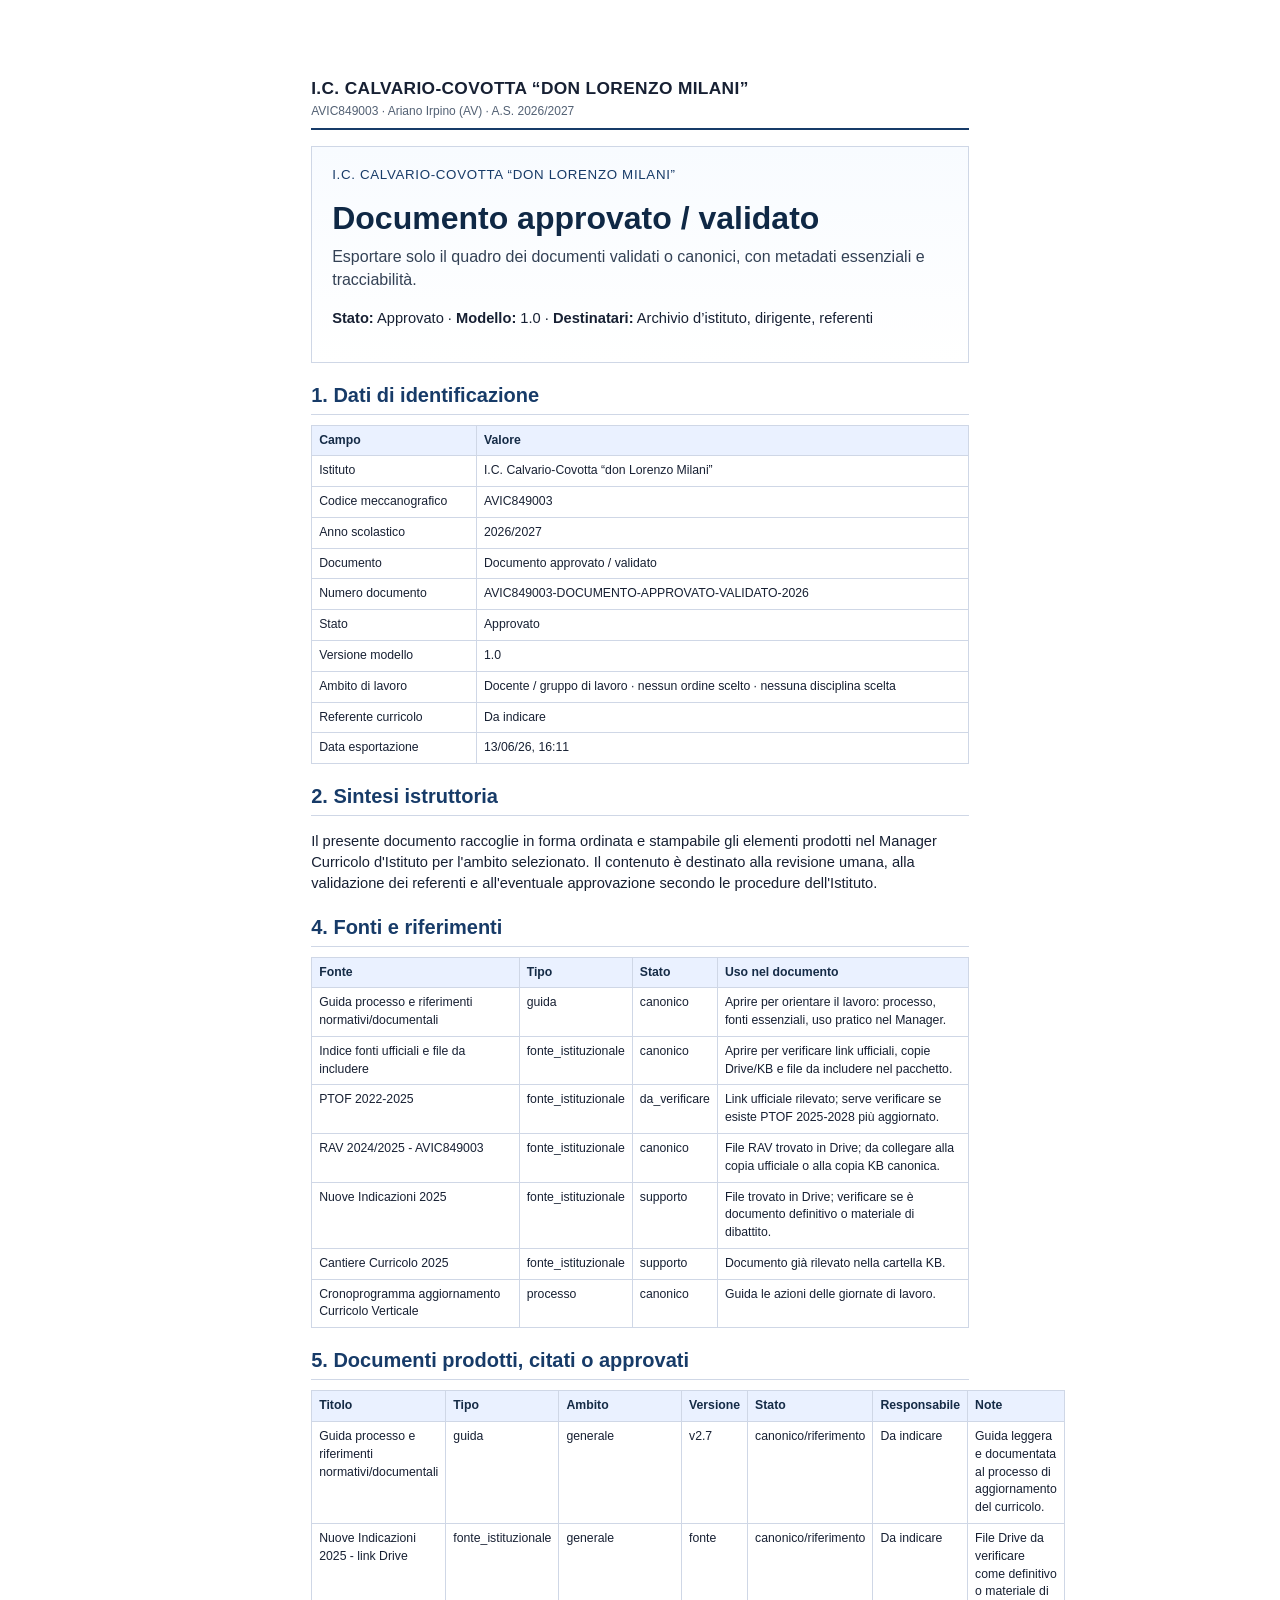
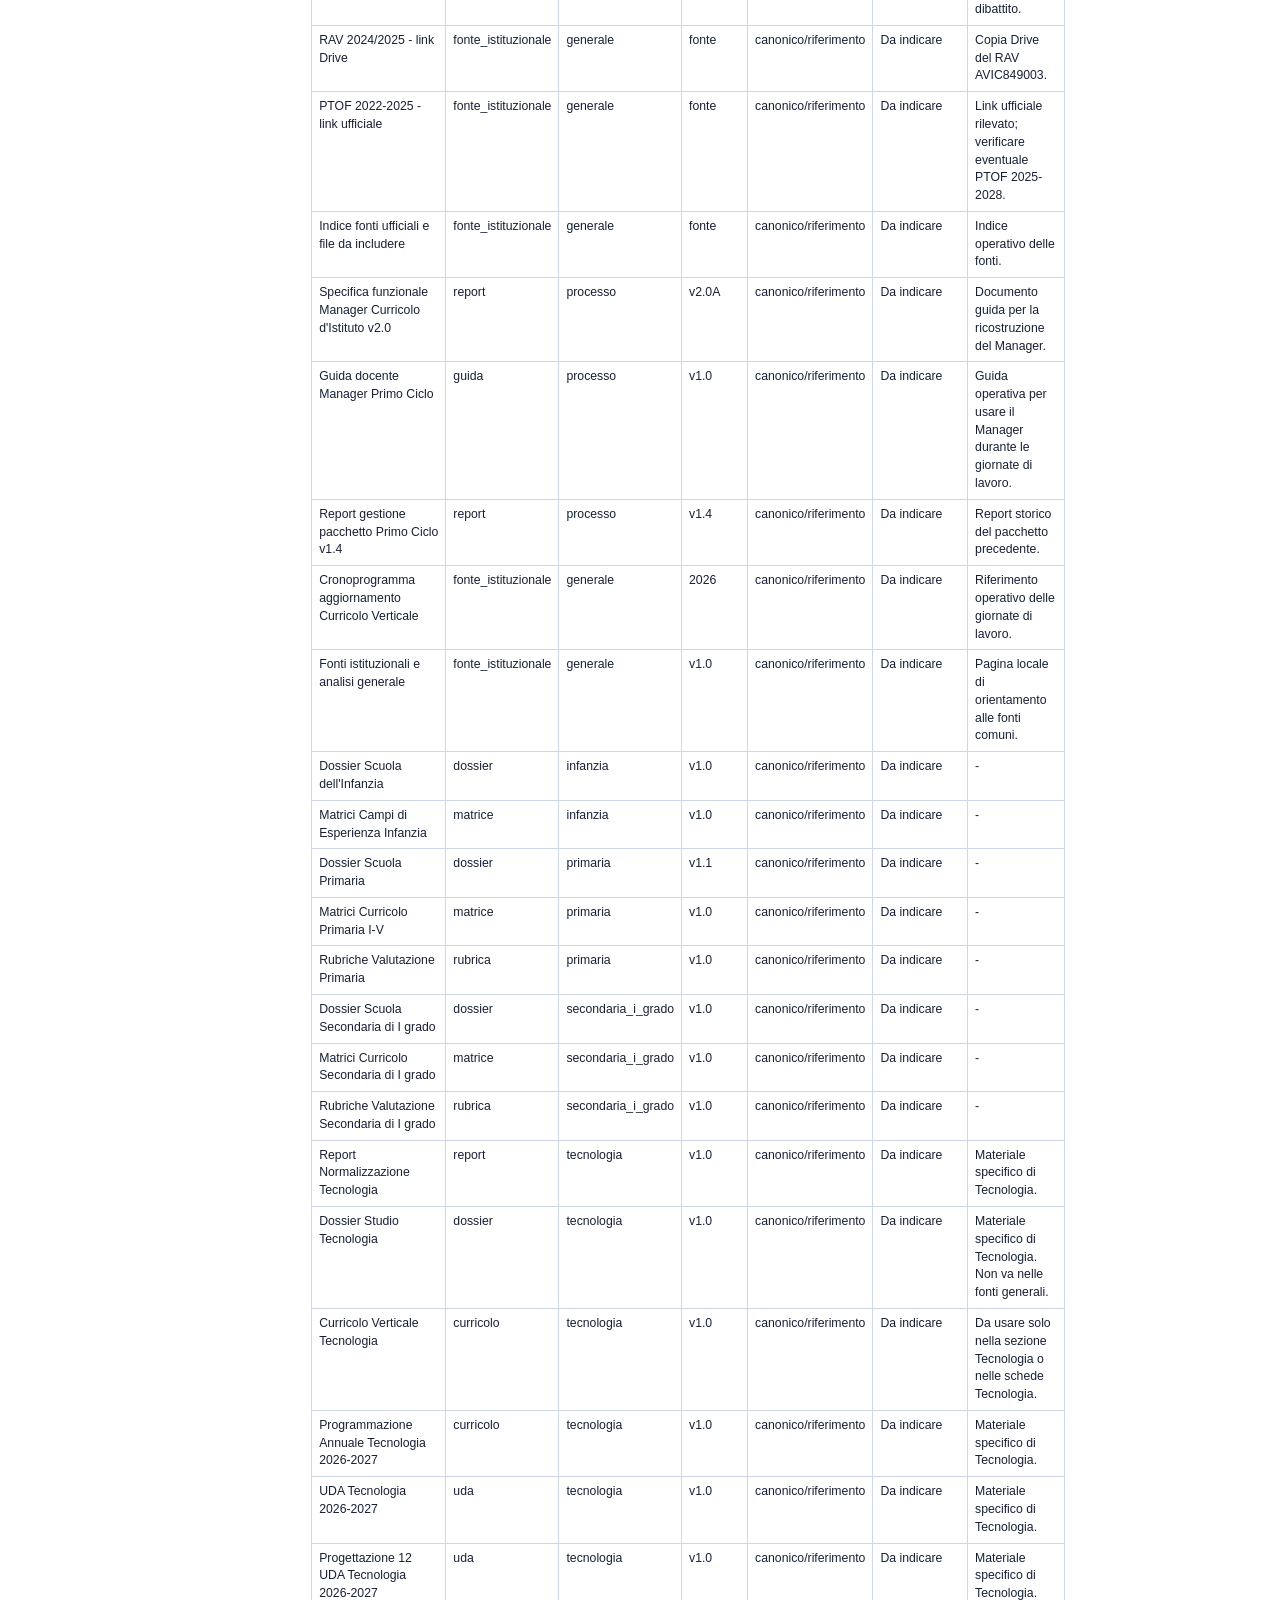
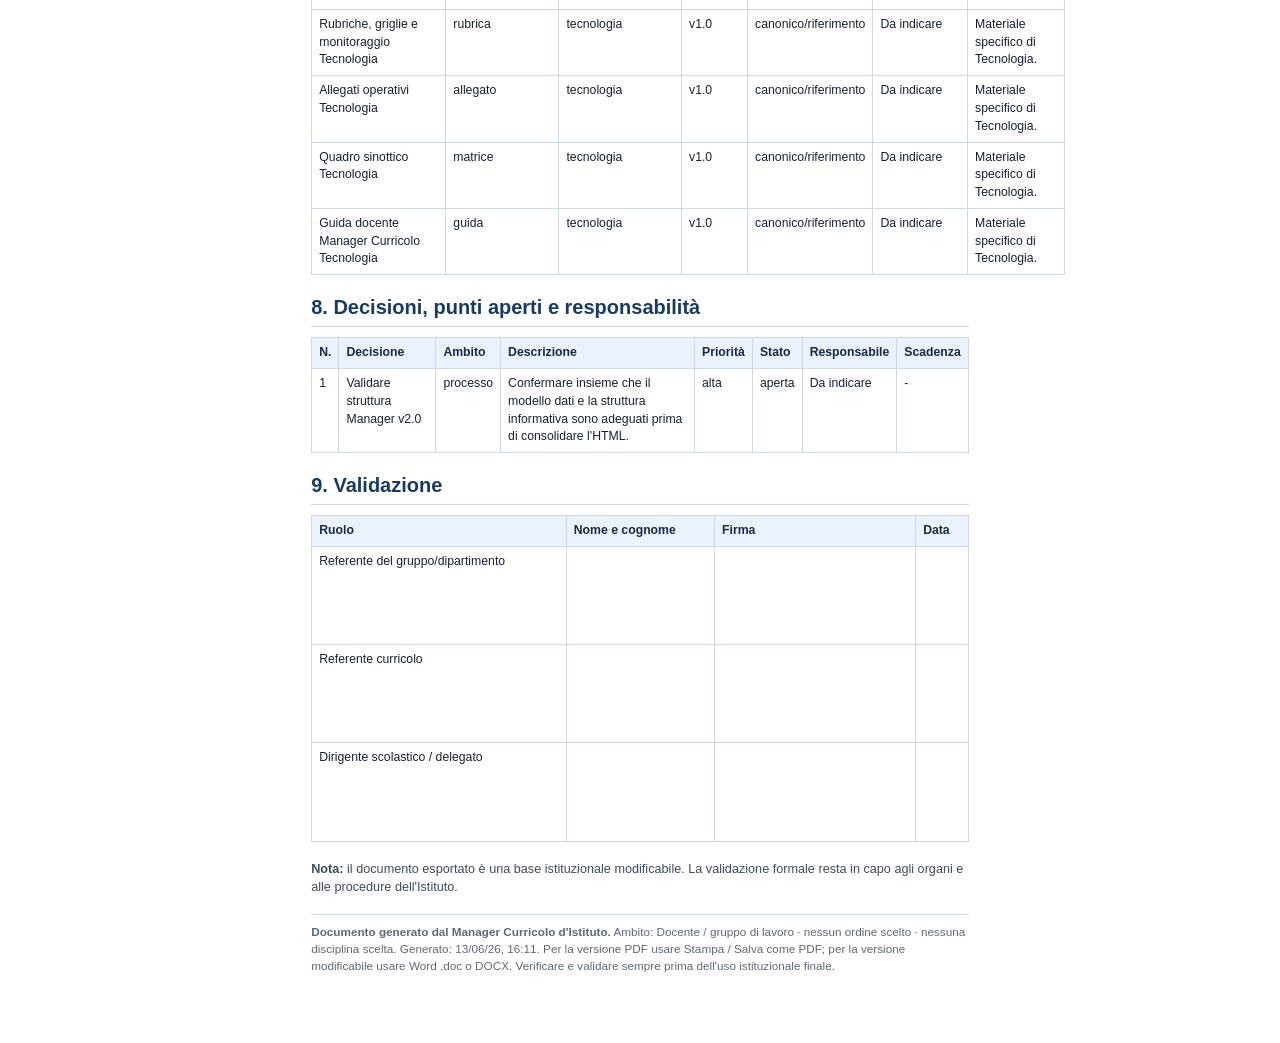
<file: report/verifiche_mgr026/Documento_approvato_validato.html>
<!doctype html><html lang="it"><head><meta charset="utf-8"><title>Documento approvato / validato</title><style>
 :root{--ink:#172033;--muted:#536174;--line:#cfd7e6;--soft:#f4f7fb;--head:#eaf1ff;--accent:#173b68}
 *{box-sizing:border-box} body{font-family:"Segoe UI",Arial,sans-serif;line-height:1.45;color:var(--ink);margin:0;background:white;font-size:11pt}.page{max-width:210mm;margin:0 auto;padding:20mm 18mm 18mm}.institutional-header{border-bottom:2px solid var(--accent);padding-bottom:8px;margin-bottom:16px}.institutional-header .school{font-size:13pt;font-weight:700;text-transform:uppercase;letter-spacing:.02em}.institutional-header .sub{font-size:9pt;color:var(--muted);margin-top:2px}h1{font-size:24pt;margin:16px 0 6px;line-height:1.15;color:#0f2845}h2{font-size:15pt;margin:18px 0 8px;border-bottom:1px solid var(--line);padding-bottom:4px;color:#173b68;page-break-after:avoid}h3{font-size:12pt;margin:12px 0 6px;color:#173b68}.meta{color:var(--muted);margin-bottom:18px;font-size:9.5pt}.document-cover{border:1px solid var(--line);background:linear-gradient(180deg,#f8fbff,#fff);padding:18px 20px;margin:8px 0 18px}.doc-kicker{font-size:10pt;text-transform:uppercase;letter-spacing:.05em;color:var(--accent);margin:0}.doc-subtitle{font-size:12pt;color:#334155;margin-top:8px}.doc-note{font-size:9.5pt;color:#3e4b5e}.doc-section{page-break-inside:auto}table{border-collapse:collapse;width:100%;margin:10px 0 18px;font-size:9.2pt;table-layout:auto}th,td{border:1px solid var(--line);padding:6px 7px;vertical-align:top;word-break:normal}th{background:var(--head);text-align:left;font-weight:700;color:#152b46}tr{page-break-inside:avoid}.signature-table td{height:26mm}.signature-space{min-width:42mm}.metric-grid{display:grid;grid-template-columns:repeat(3,1fr);gap:10px}.metric-grid div{border:1px solid var(--line);border-radius:8px;padding:10px}.metric-grid strong{display:block;font-size:18pt}.footer{border-top:1px solid var(--line);margin-top:18px;padding-top:8px;color:#5e687a;font-size:8.8pt}.smallcaps{text-transform:uppercase;letter-spacing:.04em}.badge-print{display:inline-block;border:1px solid var(--line);padding:2px 6px;border-radius:999px;background:var(--soft);font-size:8.5pt;margin-right:4px}@page{size:A4;margin:15mm 14mm 16mm 14mm}@media print{body{margin:0}.page{max-width:none;padding:0}.no-print{display:none!important}table{font-size:8.4pt}h2{page-break-after:avoid}.document-cover{page-break-inside:avoid}}
 </style></head><body><div class="page"><div class="institutional-header"><div class="school">I.C. Calvario-Covotta “don Lorenzo Milani”</div><div class="sub">AVIC849003 · Ariano Irpino (AV) · A.S. 2026/2027</div></div><div class="document-cover"><p class="doc-kicker">I.C. Calvario-Covotta “don Lorenzo Milani”</p><h1>Documento approvato / validato</h1><p class="doc-subtitle">Esportare solo il quadro dei documenti validati o canonici, con metadati essenziali e tracciabilità.</p><p><strong>Stato:</strong> Approvato · <strong>Modello:</strong> 1.0 · <strong>Destinatari:</strong> Archivio d’istituto, dirigente, referenti</p></div><h2>1. Dati di identificazione</h2><table><thead><tr><th>Campo</th><th>Valore</th></tr></thead><tbody><tr><td>Istituto</td><td>I.C. Calvario-Covotta “don Lorenzo Milani”</td></tr><tr><td>Codice meccanografico</td><td>AVIC849003</td></tr><tr><td>Anno scolastico</td><td>2026/2027</td></tr><tr><td>Documento</td><td>Documento approvato / validato</td></tr><tr><td>Numero documento</td><td>AVIC849003-DOCUMENTO-APPROVATO-VALIDATO-2026</td></tr><tr><td>Stato</td><td>Approvato</td></tr><tr><td>Versione modello</td><td>1.0</td></tr><tr><td>Ambito di lavoro</td><td>Docente / gruppo di lavoro · nessun ordine scelto · nessuna disciplina scelta</td></tr><tr><td>Referente curricolo</td><td>Da indicare</td></tr><tr><td>Data esportazione</td><td>13/06/26, 16:11</td></tr></tbody></table><h2>2. Sintesi istruttoria</h2><p>Il presente documento raccoglie in forma ordinata e stampabile gli elementi prodotti nel Manager Curricolo d'Istituto per l'ambito selezionato. Il contenuto è destinato alla revisione umana, alla validazione dei referenti e all'eventuale approvazione secondo le procedure dell'Istituto.</p><h2>4. Fonti e riferimenti</h2><table><thead><tr><th>Fonte</th><th>Tipo</th><th>Stato</th><th>Uso nel documento</th></tr></thead><tbody><tr><td>Guida processo e riferimenti normativi/documentali</td><td>guida</td><td>canonico</td><td>Aprire per orientare il lavoro: processo, fonti essenziali, uso pratico nel Manager.</td></tr><tr><td>Indice fonti ufficiali e file da includere</td><td>fonte_istituzionale</td><td>canonico</td><td>Aprire per verificare link ufficiali, copie Drive/KB e file da includere nel pacchetto.</td></tr><tr><td>PTOF 2022-2025</td><td>fonte_istituzionale</td><td>da_verificare</td><td>Link ufficiale rilevato; serve verificare se esiste PTOF 2025-2028 più aggiornato.</td></tr><tr><td>RAV 2024/2025 - AVIC849003</td><td>fonte_istituzionale</td><td>canonico</td><td>File RAV trovato in Drive; da collegare alla copia ufficiale o alla copia KB canonica.</td></tr><tr><td>Nuove Indicazioni 2025</td><td>fonte_istituzionale</td><td>supporto</td><td>File trovato in Drive; verificare se è documento definitivo o materiale di dibattito.</td></tr><tr><td>Cantiere Curricolo 2025</td><td>fonte_istituzionale</td><td>supporto</td><td>Documento già rilevato nella cartella KB.</td></tr><tr><td>Cronoprogramma aggiornamento Curricolo Verticale</td><td>processo</td><td>canonico</td><td>Guida le azioni delle giornate di lavoro.</td></tr></tbody></table><h2>5. Documenti prodotti, citati o approvati</h2><table><thead><tr><th>Titolo</th><th>Tipo</th><th>Ambito</th><th>Versione</th><th>Stato</th><th>Responsabile</th><th>Note</th></tr></thead><tbody><tr><td>Guida processo e riferimenti normativi/documentali</td><td>guida</td><td>generale</td><td>v2.7</td><td>canonico/riferimento</td><td>Da indicare</td><td>Guida leggera e documentata al processo di aggiornamento del curricolo.</td></tr><tr><td>Nuove Indicazioni 2025 - link Drive</td><td>fonte_istituzionale</td><td>generale</td><td>fonte</td><td>canonico/riferimento</td><td>Da indicare</td><td>File Drive da verificare come definitivo o materiale di dibattito.</td></tr><tr><td>RAV 2024/2025 - link Drive</td><td>fonte_istituzionale</td><td>generale</td><td>fonte</td><td>canonico/riferimento</td><td>Da indicare</td><td>Copia Drive del RAV AVIC849003.</td></tr><tr><td>PTOF 2022-2025 - link ufficiale</td><td>fonte_istituzionale</td><td>generale</td><td>fonte</td><td>canonico/riferimento</td><td>Da indicare</td><td>Link ufficiale rilevato; verificare eventuale PTOF 2025-2028.</td></tr><tr><td>Indice fonti ufficiali e file da includere</td><td>fonte_istituzionale</td><td>generale</td><td>fonte</td><td>canonico/riferimento</td><td>Da indicare</td><td>Indice operativo delle fonti.</td></tr><tr><td>Specifica funzionale Manager Curricolo d&#39;Istituto v2.0</td><td>report</td><td>processo</td><td>v2.0A</td><td>canonico/riferimento</td><td>Da indicare</td><td>Documento guida per la ricostruzione del Manager.</td></tr><tr><td>Guida docente Manager Primo Ciclo</td><td>guida</td><td>processo</td><td>v1.0</td><td>canonico/riferimento</td><td>Da indicare</td><td>Guida operativa per usare il Manager durante le giornate di lavoro.</td></tr><tr><td>Report gestione pacchetto Primo Ciclo v1.4</td><td>report</td><td>processo</td><td>v1.4</td><td>canonico/riferimento</td><td>Da indicare</td><td>Report storico del pacchetto precedente.</td></tr><tr><td>Cronoprogramma aggiornamento Curricolo Verticale</td><td>fonte_istituzionale</td><td>generale</td><td>2026</td><td>canonico/riferimento</td><td>Da indicare</td><td>Riferimento operativo delle giornate di lavoro.</td></tr><tr><td>Fonti istituzionali e analisi generale</td><td>fonte_istituzionale</td><td>generale</td><td>v1.0</td><td>canonico/riferimento</td><td>Da indicare</td><td>Pagina locale di orientamento alle fonti comuni.</td></tr><tr><td>Dossier Scuola dell&#39;Infanzia</td><td>dossier</td><td>infanzia</td><td>v1.0</td><td>canonico/riferimento</td><td>Da indicare</td><td>-</td></tr><tr><td>Matrici Campi di Esperienza Infanzia</td><td>matrice</td><td>infanzia</td><td>v1.0</td><td>canonico/riferimento</td><td>Da indicare</td><td>-</td></tr><tr><td>Dossier Scuola Primaria</td><td>dossier</td><td>primaria</td><td>v1.1</td><td>canonico/riferimento</td><td>Da indicare</td><td>-</td></tr><tr><td>Matrici Curricolo Primaria I-V</td><td>matrice</td><td>primaria</td><td>v1.0</td><td>canonico/riferimento</td><td>Da indicare</td><td>-</td></tr><tr><td>Rubriche Valutazione Primaria</td><td>rubrica</td><td>primaria</td><td>v1.0</td><td>canonico/riferimento</td><td>Da indicare</td><td>-</td></tr><tr><td>Dossier Scuola Secondaria di I grado</td><td>dossier</td><td>secondaria_i_grado</td><td>v1.0</td><td>canonico/riferimento</td><td>Da indicare</td><td>-</td></tr><tr><td>Matrici Curricolo Secondaria di I grado</td><td>matrice</td><td>secondaria_i_grado</td><td>v1.0</td><td>canonico/riferimento</td><td>Da indicare</td><td>-</td></tr><tr><td>Rubriche Valutazione Secondaria di I grado</td><td>rubrica</td><td>secondaria_i_grado</td><td>v1.0</td><td>canonico/riferimento</td><td>Da indicare</td><td>-</td></tr><tr><td>Report Normalizzazione Tecnologia</td><td>report</td><td>tecnologia</td><td>v1.0</td><td>canonico/riferimento</td><td>Da indicare</td><td>Materiale specifico di Tecnologia.</td></tr><tr><td>Dossier Studio Tecnologia</td><td>dossier</td><td>tecnologia</td><td>v1.0</td><td>canonico/riferimento</td><td>Da indicare</td><td>Materiale specifico di Tecnologia. Non va nelle fonti generali.</td></tr><tr><td>Curricolo Verticale Tecnologia</td><td>curricolo</td><td>tecnologia</td><td>v1.0</td><td>canonico/riferimento</td><td>Da indicare</td><td>Da usare solo nella sezione Tecnologia o nelle schede Tecnologia.</td></tr><tr><td>Programmazione Annuale Tecnologia 2026-2027</td><td>curricolo</td><td>tecnologia</td><td>v1.0</td><td>canonico/riferimento</td><td>Da indicare</td><td>Materiale specifico di Tecnologia.</td></tr><tr><td>UDA Tecnologia 2026-2027</td><td>uda</td><td>tecnologia</td><td>v1.0</td><td>canonico/riferimento</td><td>Da indicare</td><td>Materiale specifico di Tecnologia.</td></tr><tr><td>Progettazione 12 UDA Tecnologia 2026-2027</td><td>uda</td><td>tecnologia</td><td>v1.0</td><td>canonico/riferimento</td><td>Da indicare</td><td>Materiale specifico di Tecnologia.</td></tr><tr><td>Rubriche, griglie e monitoraggio Tecnologia</td><td>rubrica</td><td>tecnologia</td><td>v1.0</td><td>canonico/riferimento</td><td>Da indicare</td><td>Materiale specifico di Tecnologia.</td></tr><tr><td>Allegati operativi Tecnologia</td><td>allegato</td><td>tecnologia</td><td>v1.0</td><td>canonico/riferimento</td><td>Da indicare</td><td>Materiale specifico di Tecnologia.</td></tr><tr><td>Quadro sinottico Tecnologia</td><td>matrice</td><td>tecnologia</td><td>v1.0</td><td>canonico/riferimento</td><td>Da indicare</td><td>Materiale specifico di Tecnologia.</td></tr><tr><td>Guida docente Manager Curricolo Tecnologia</td><td>guida</td><td>tecnologia</td><td>v1.0</td><td>canonico/riferimento</td><td>Da indicare</td><td>Materiale specifico di Tecnologia.</td></tr></tbody></table><h2>8. Decisioni, punti aperti e responsabilità</h2><table><thead><tr><th>N.</th><th>Decisione</th><th>Ambito</th><th>Descrizione</th><th>Priorità</th><th>Stato</th><th>Responsabile</th><th>Scadenza</th></tr></thead><tbody><tr><td>1</td><td>Validare struttura Manager v2.0</td><td>processo</td><td>Confermare insieme che il modello dati e la struttura informativa sono adeguati prima di consolidare l&#39;HTML.</td><td>alta</td><td>aperta</td><td>Da indicare</td><td>-</td></tr></tbody></table><h2>9. Validazione</h2><table class="signature-table"><thead><tr><th>Ruolo</th><th>Nome e cognome</th><th>Firma</th><th>Data</th></tr></thead><tbody><tr><td>Referente del gruppo/dipartimento</td><td> </td><td class="signature-space"> </td><td> </td></tr><tr><td>Referente curricolo</td><td> </td><td class="signature-space"> </td><td> </td></tr><tr><td>Dirigente scolastico / delegato</td><td> </td><td class="signature-space"> </td><td> </td></tr></tbody></table><p class="doc-note"><strong>Nota:</strong> il documento esportato è una base istituzionale modificabile. La validazione formale resta in capo agli organi e alle procedure dell'Istituto.</p><div class="footer"><strong>Documento generato dal Manager Curricolo d'Istituto.</strong> Ambito: Docente / gruppo di lavoro · nessun ordine scelto · nessuna disciplina scelta. Generato: 13/06/26, 16:11. Per la versione PDF usare Stampa / Salva come PDF; per la versione modificabile usare Word .doc o DOCX. Verificare e validare sempre prima dell'uso istituzionale finale.</div></div></body></html>
</file>
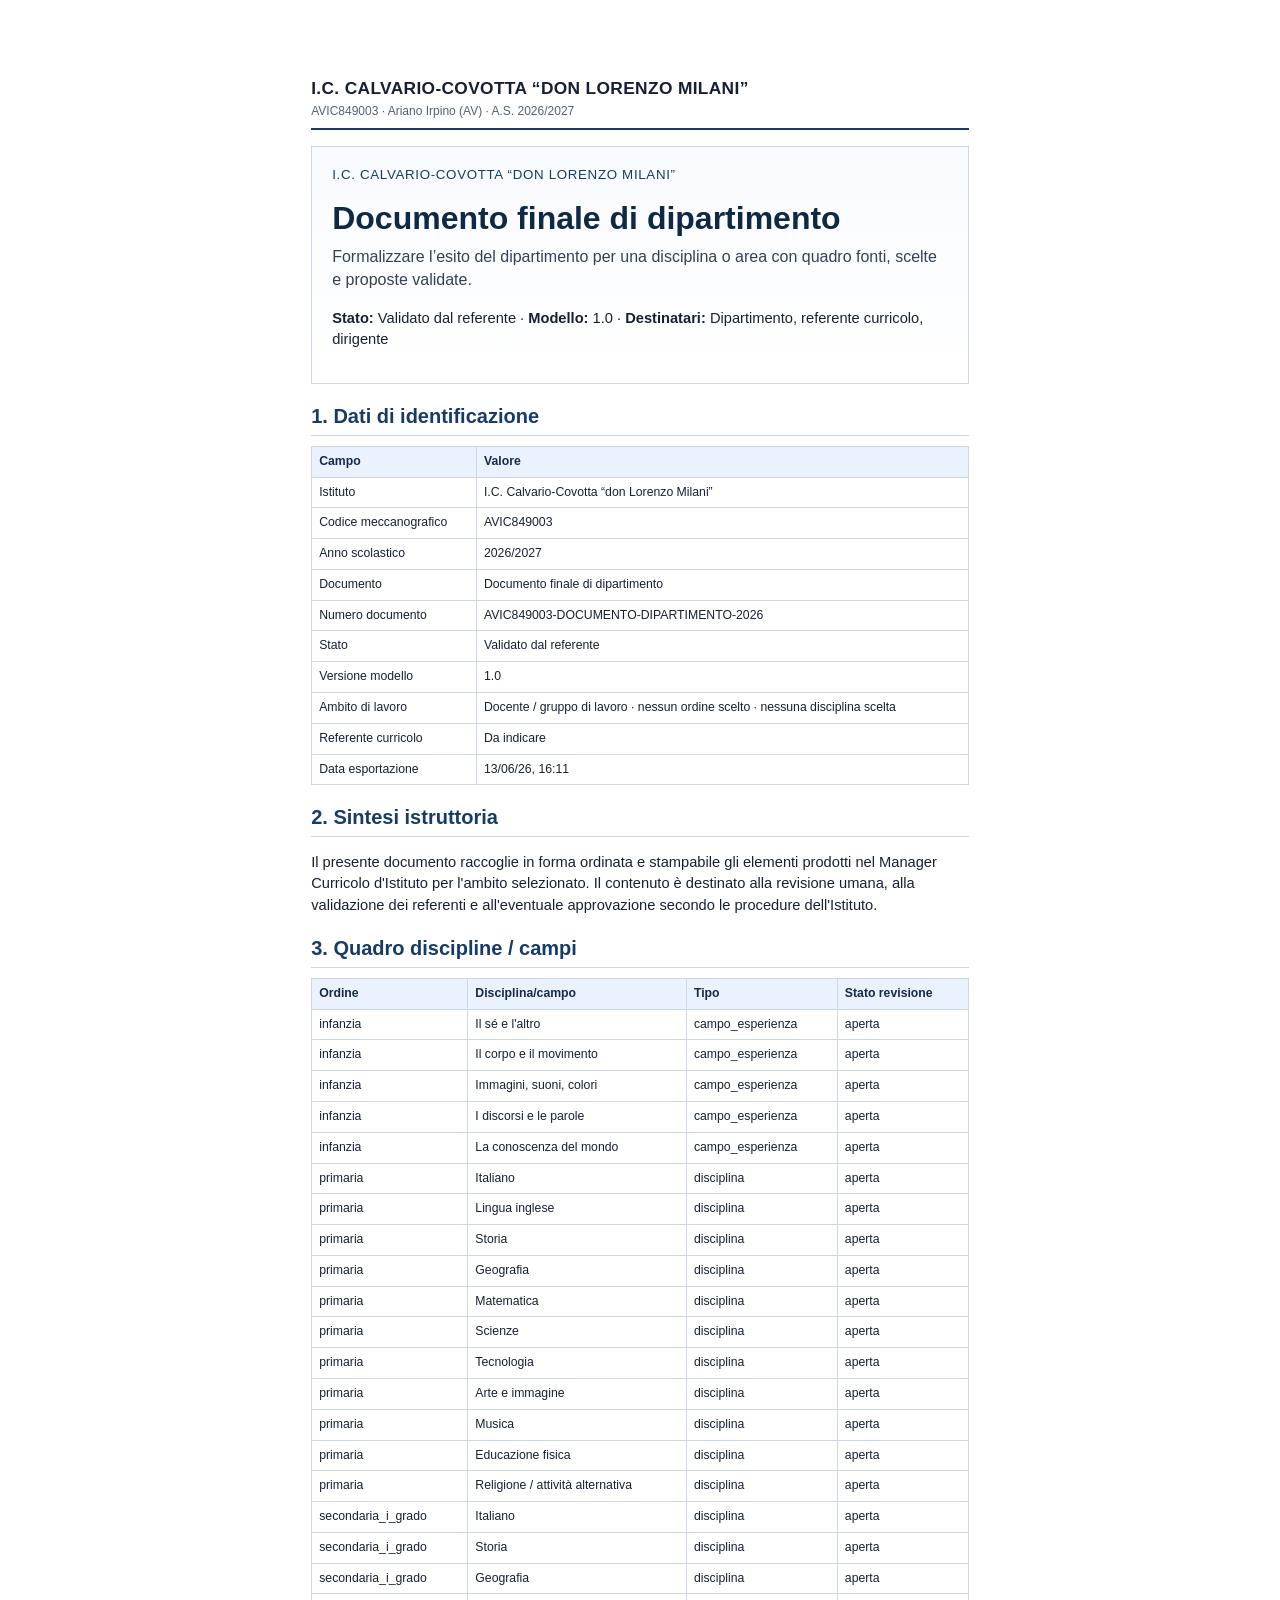
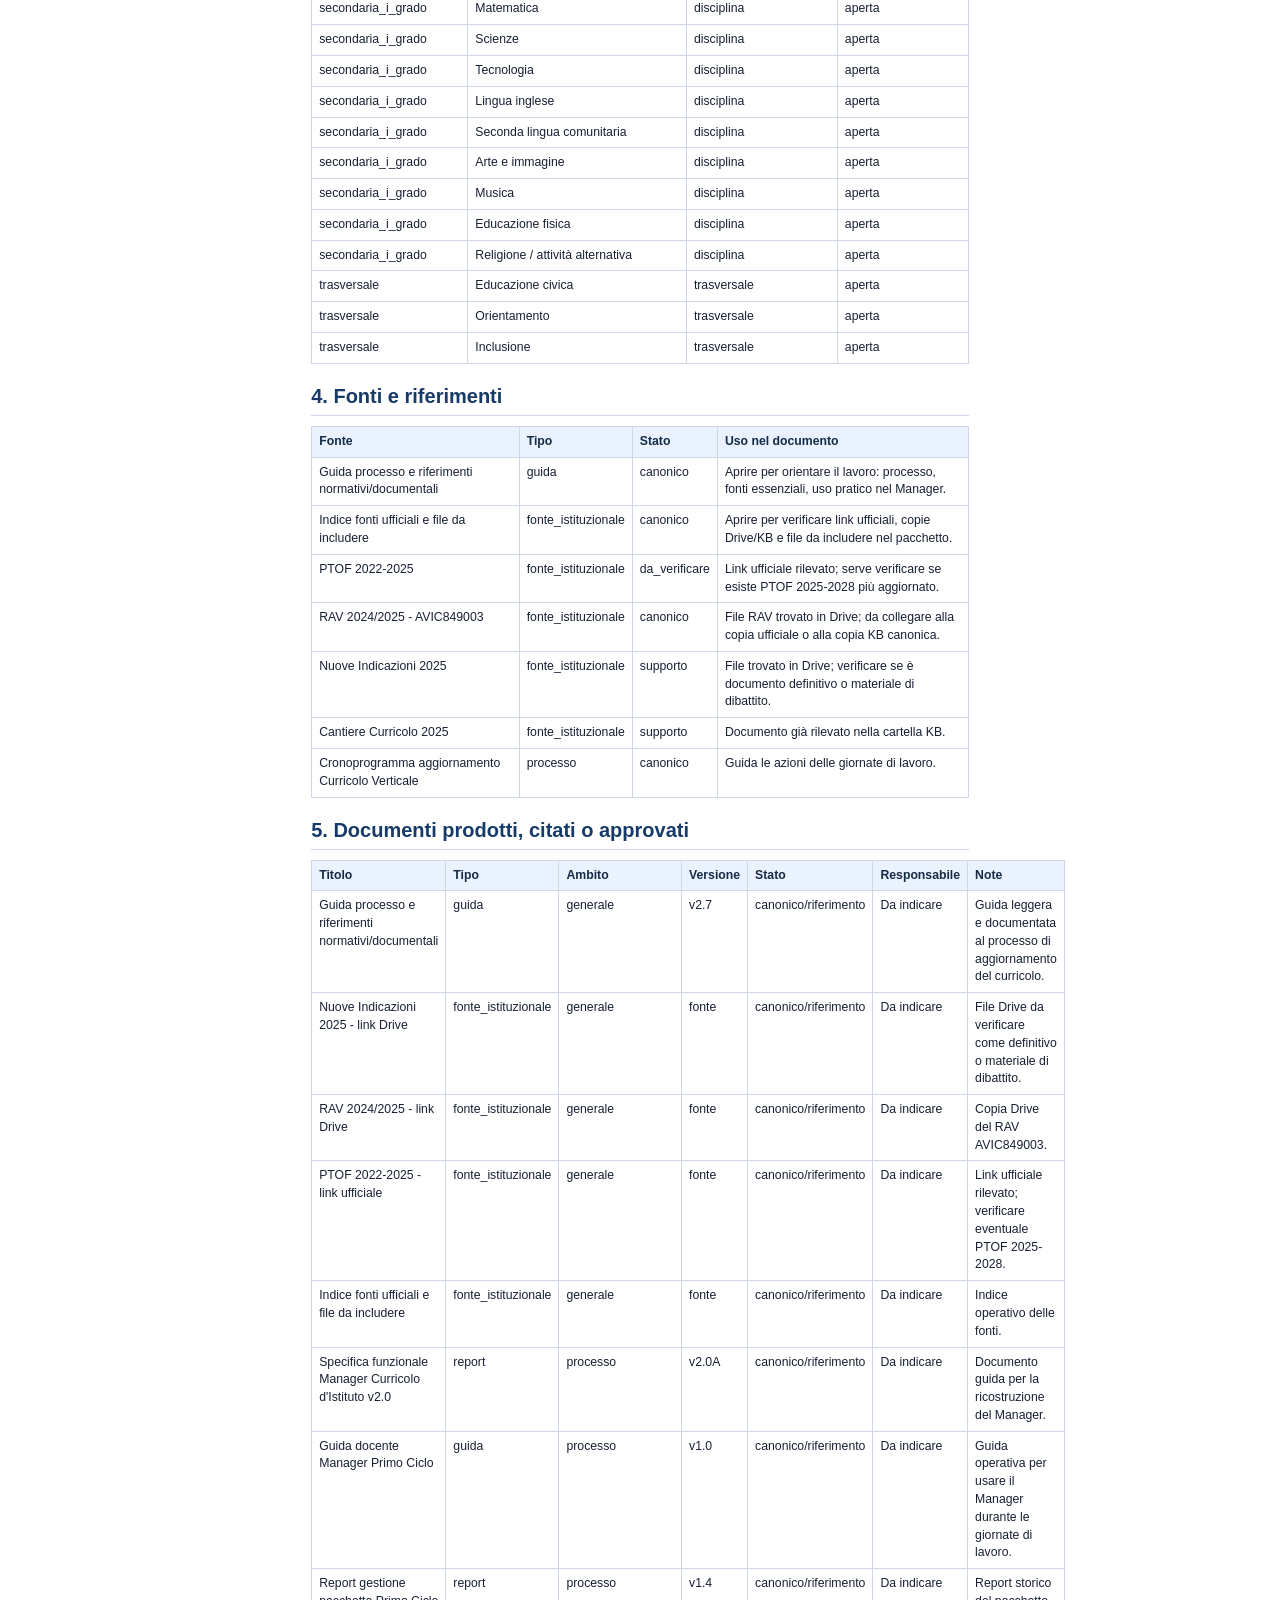
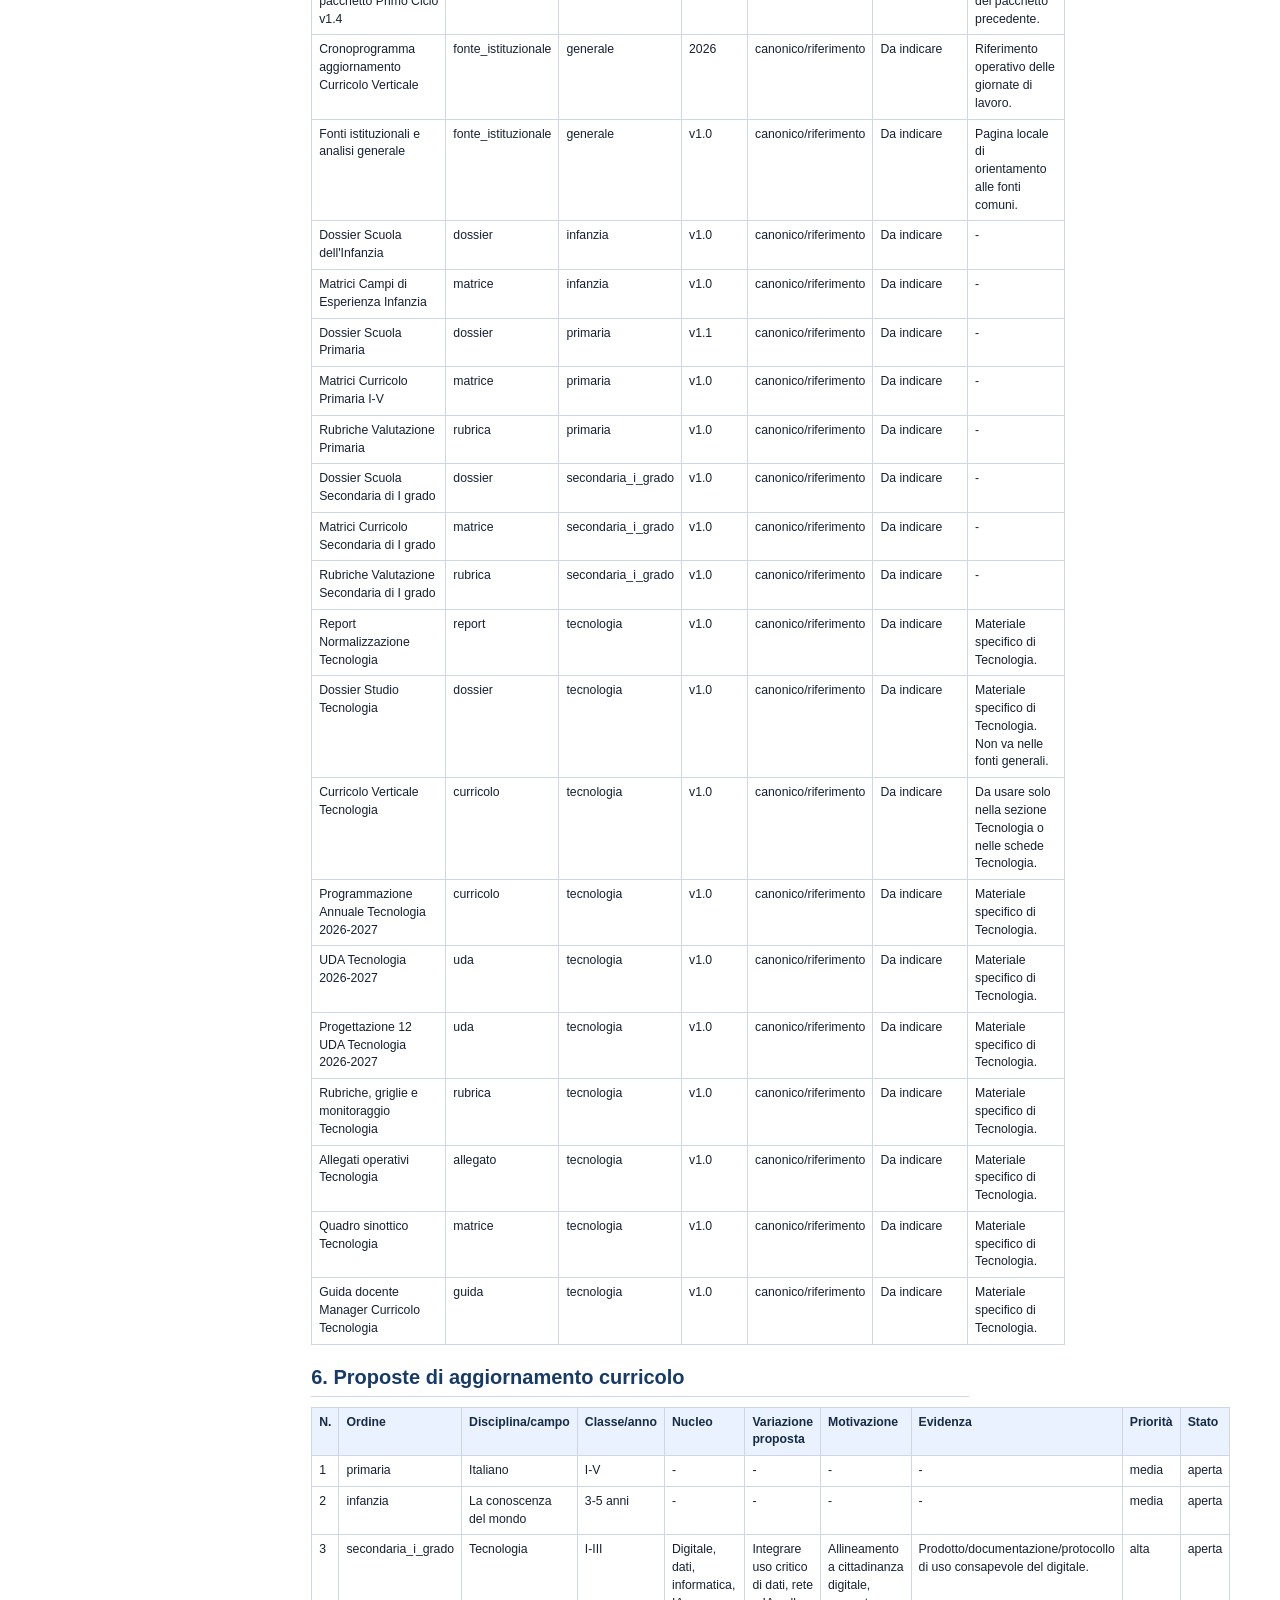
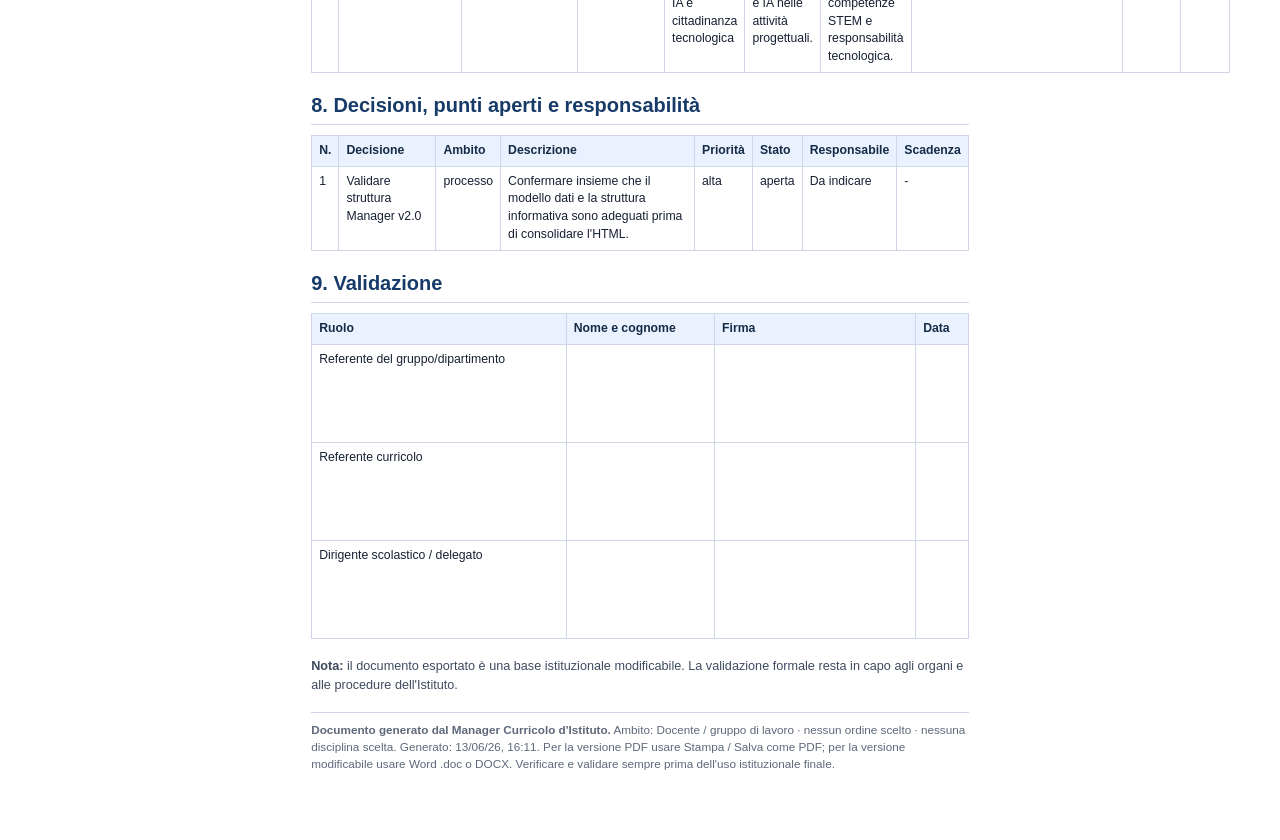
<file: report/verifiche_mgr026/Documento_finale_di_dipartimento.html>
<!doctype html><html lang="it"><head><meta charset="utf-8"><title>Documento finale di dipartimento</title><style>
 :root{--ink:#172033;--muted:#536174;--line:#cfd7e6;--soft:#f4f7fb;--head:#eaf1ff;--accent:#173b68}
 *{box-sizing:border-box} body{font-family:"Segoe UI",Arial,sans-serif;line-height:1.45;color:var(--ink);margin:0;background:white;font-size:11pt}.page{max-width:210mm;margin:0 auto;padding:20mm 18mm 18mm}.institutional-header{border-bottom:2px solid var(--accent);padding-bottom:8px;margin-bottom:16px}.institutional-header .school{font-size:13pt;font-weight:700;text-transform:uppercase;letter-spacing:.02em}.institutional-header .sub{font-size:9pt;color:var(--muted);margin-top:2px}h1{font-size:24pt;margin:16px 0 6px;line-height:1.15;color:#0f2845}h2{font-size:15pt;margin:18px 0 8px;border-bottom:1px solid var(--line);padding-bottom:4px;color:#173b68;page-break-after:avoid}h3{font-size:12pt;margin:12px 0 6px;color:#173b68}.meta{color:var(--muted);margin-bottom:18px;font-size:9.5pt}.document-cover{border:1px solid var(--line);background:linear-gradient(180deg,#f8fbff,#fff);padding:18px 20px;margin:8px 0 18px}.doc-kicker{font-size:10pt;text-transform:uppercase;letter-spacing:.05em;color:var(--accent);margin:0}.doc-subtitle{font-size:12pt;color:#334155;margin-top:8px}.doc-note{font-size:9.5pt;color:#3e4b5e}.doc-section{page-break-inside:auto}table{border-collapse:collapse;width:100%;margin:10px 0 18px;font-size:9.2pt;table-layout:auto}th,td{border:1px solid var(--line);padding:6px 7px;vertical-align:top;word-break:normal}th{background:var(--head);text-align:left;font-weight:700;color:#152b46}tr{page-break-inside:avoid}.signature-table td{height:26mm}.signature-space{min-width:42mm}.metric-grid{display:grid;grid-template-columns:repeat(3,1fr);gap:10px}.metric-grid div{border:1px solid var(--line);border-radius:8px;padding:10px}.metric-grid strong{display:block;font-size:18pt}.footer{border-top:1px solid var(--line);margin-top:18px;padding-top:8px;color:#5e687a;font-size:8.8pt}.smallcaps{text-transform:uppercase;letter-spacing:.04em}.badge-print{display:inline-block;border:1px solid var(--line);padding:2px 6px;border-radius:999px;background:var(--soft);font-size:8.5pt;margin-right:4px}@page{size:A4;margin:15mm 14mm 16mm 14mm}@media print{body{margin:0}.page{max-width:none;padding:0}.no-print{display:none!important}table{font-size:8.4pt}h2{page-break-after:avoid}.document-cover{page-break-inside:avoid}}
 </style></head><body><div class="page"><div class="institutional-header"><div class="school">I.C. Calvario-Covotta “don Lorenzo Milani”</div><div class="sub">AVIC849003 · Ariano Irpino (AV) · A.S. 2026/2027</div></div><div class="document-cover"><p class="doc-kicker">I.C. Calvario-Covotta “don Lorenzo Milani”</p><h1>Documento finale di dipartimento</h1><p class="doc-subtitle">Formalizzare l’esito del dipartimento per una disciplina o area con quadro fonti, scelte e proposte validate.</p><p><strong>Stato:</strong> Validato dal referente · <strong>Modello:</strong> 1.0 · <strong>Destinatari:</strong> Dipartimento, referente curricolo, dirigente</p></div><h2>1. Dati di identificazione</h2><table><thead><tr><th>Campo</th><th>Valore</th></tr></thead><tbody><tr><td>Istituto</td><td>I.C. Calvario-Covotta “don Lorenzo Milani”</td></tr><tr><td>Codice meccanografico</td><td>AVIC849003</td></tr><tr><td>Anno scolastico</td><td>2026/2027</td></tr><tr><td>Documento</td><td>Documento finale di dipartimento</td></tr><tr><td>Numero documento</td><td>AVIC849003-DOCUMENTO-DIPARTIMENTO-2026</td></tr><tr><td>Stato</td><td>Validato dal referente</td></tr><tr><td>Versione modello</td><td>1.0</td></tr><tr><td>Ambito di lavoro</td><td>Docente / gruppo di lavoro · nessun ordine scelto · nessuna disciplina scelta</td></tr><tr><td>Referente curricolo</td><td>Da indicare</td></tr><tr><td>Data esportazione</td><td>13/06/26, 16:11</td></tr></tbody></table><h2>2. Sintesi istruttoria</h2><p>Il presente documento raccoglie in forma ordinata e stampabile gli elementi prodotti nel Manager Curricolo d'Istituto per l'ambito selezionato. Il contenuto è destinato alla revisione umana, alla validazione dei referenti e all'eventuale approvazione secondo le procedure dell'Istituto.</p><h2>3. Quadro discipline / campi</h2><table><thead><tr><th>Ordine</th><th>Disciplina/campo</th><th>Tipo</th><th>Stato revisione</th></tr></thead><tbody><tr><td>infanzia</td><td>Il sé e l&#39;altro</td><td>campo_esperienza</td><td>aperta</td></tr><tr><td>infanzia</td><td>Il corpo e il movimento</td><td>campo_esperienza</td><td>aperta</td></tr><tr><td>infanzia</td><td>Immagini, suoni, colori</td><td>campo_esperienza</td><td>aperta</td></tr><tr><td>infanzia</td><td>I discorsi e le parole</td><td>campo_esperienza</td><td>aperta</td></tr><tr><td>infanzia</td><td>La conoscenza del mondo</td><td>campo_esperienza</td><td>aperta</td></tr><tr><td>primaria</td><td>Italiano</td><td>disciplina</td><td>aperta</td></tr><tr><td>primaria</td><td>Lingua inglese</td><td>disciplina</td><td>aperta</td></tr><tr><td>primaria</td><td>Storia</td><td>disciplina</td><td>aperta</td></tr><tr><td>primaria</td><td>Geografia</td><td>disciplina</td><td>aperta</td></tr><tr><td>primaria</td><td>Matematica</td><td>disciplina</td><td>aperta</td></tr><tr><td>primaria</td><td>Scienze</td><td>disciplina</td><td>aperta</td></tr><tr><td>primaria</td><td>Tecnologia</td><td>disciplina</td><td>aperta</td></tr><tr><td>primaria</td><td>Arte e immagine</td><td>disciplina</td><td>aperta</td></tr><tr><td>primaria</td><td>Musica</td><td>disciplina</td><td>aperta</td></tr><tr><td>primaria</td><td>Educazione fisica</td><td>disciplina</td><td>aperta</td></tr><tr><td>primaria</td><td>Religione / attività alternativa</td><td>disciplina</td><td>aperta</td></tr><tr><td>secondaria_i_grado</td><td>Italiano</td><td>disciplina</td><td>aperta</td></tr><tr><td>secondaria_i_grado</td><td>Storia</td><td>disciplina</td><td>aperta</td></tr><tr><td>secondaria_i_grado</td><td>Geografia</td><td>disciplina</td><td>aperta</td></tr><tr><td>secondaria_i_grado</td><td>Matematica</td><td>disciplina</td><td>aperta</td></tr><tr><td>secondaria_i_grado</td><td>Scienze</td><td>disciplina</td><td>aperta</td></tr><tr><td>secondaria_i_grado</td><td>Tecnologia</td><td>disciplina</td><td>aperta</td></tr><tr><td>secondaria_i_grado</td><td>Lingua inglese</td><td>disciplina</td><td>aperta</td></tr><tr><td>secondaria_i_grado</td><td>Seconda lingua comunitaria</td><td>disciplina</td><td>aperta</td></tr><tr><td>secondaria_i_grado</td><td>Arte e immagine</td><td>disciplina</td><td>aperta</td></tr><tr><td>secondaria_i_grado</td><td>Musica</td><td>disciplina</td><td>aperta</td></tr><tr><td>secondaria_i_grado</td><td>Educazione fisica</td><td>disciplina</td><td>aperta</td></tr><tr><td>secondaria_i_grado</td><td>Religione / attività alternativa</td><td>disciplina</td><td>aperta</td></tr><tr><td>trasversale</td><td>Educazione civica</td><td>trasversale</td><td>aperta</td></tr><tr><td>trasversale</td><td>Orientamento</td><td>trasversale</td><td>aperta</td></tr><tr><td>trasversale</td><td>Inclusione</td><td>trasversale</td><td>aperta</td></tr></tbody></table><h2>4. Fonti e riferimenti</h2><table><thead><tr><th>Fonte</th><th>Tipo</th><th>Stato</th><th>Uso nel documento</th></tr></thead><tbody><tr><td>Guida processo e riferimenti normativi/documentali</td><td>guida</td><td>canonico</td><td>Aprire per orientare il lavoro: processo, fonti essenziali, uso pratico nel Manager.</td></tr><tr><td>Indice fonti ufficiali e file da includere</td><td>fonte_istituzionale</td><td>canonico</td><td>Aprire per verificare link ufficiali, copie Drive/KB e file da includere nel pacchetto.</td></tr><tr><td>PTOF 2022-2025</td><td>fonte_istituzionale</td><td>da_verificare</td><td>Link ufficiale rilevato; serve verificare se esiste PTOF 2025-2028 più aggiornato.</td></tr><tr><td>RAV 2024/2025 - AVIC849003</td><td>fonte_istituzionale</td><td>canonico</td><td>File RAV trovato in Drive; da collegare alla copia ufficiale o alla copia KB canonica.</td></tr><tr><td>Nuove Indicazioni 2025</td><td>fonte_istituzionale</td><td>supporto</td><td>File trovato in Drive; verificare se è documento definitivo o materiale di dibattito.</td></tr><tr><td>Cantiere Curricolo 2025</td><td>fonte_istituzionale</td><td>supporto</td><td>Documento già rilevato nella cartella KB.</td></tr><tr><td>Cronoprogramma aggiornamento Curricolo Verticale</td><td>processo</td><td>canonico</td><td>Guida le azioni delle giornate di lavoro.</td></tr></tbody></table><h2>5. Documenti prodotti, citati o approvati</h2><table><thead><tr><th>Titolo</th><th>Tipo</th><th>Ambito</th><th>Versione</th><th>Stato</th><th>Responsabile</th><th>Note</th></tr></thead><tbody><tr><td>Guida processo e riferimenti normativi/documentali</td><td>guida</td><td>generale</td><td>v2.7</td><td>canonico/riferimento</td><td>Da indicare</td><td>Guida leggera e documentata al processo di aggiornamento del curricolo.</td></tr><tr><td>Nuove Indicazioni 2025 - link Drive</td><td>fonte_istituzionale</td><td>generale</td><td>fonte</td><td>canonico/riferimento</td><td>Da indicare</td><td>File Drive da verificare come definitivo o materiale di dibattito.</td></tr><tr><td>RAV 2024/2025 - link Drive</td><td>fonte_istituzionale</td><td>generale</td><td>fonte</td><td>canonico/riferimento</td><td>Da indicare</td><td>Copia Drive del RAV AVIC849003.</td></tr><tr><td>PTOF 2022-2025 - link ufficiale</td><td>fonte_istituzionale</td><td>generale</td><td>fonte</td><td>canonico/riferimento</td><td>Da indicare</td><td>Link ufficiale rilevato; verificare eventuale PTOF 2025-2028.</td></tr><tr><td>Indice fonti ufficiali e file da includere</td><td>fonte_istituzionale</td><td>generale</td><td>fonte</td><td>canonico/riferimento</td><td>Da indicare</td><td>Indice operativo delle fonti.</td></tr><tr><td>Specifica funzionale Manager Curricolo d&#39;Istituto v2.0</td><td>report</td><td>processo</td><td>v2.0A</td><td>canonico/riferimento</td><td>Da indicare</td><td>Documento guida per la ricostruzione del Manager.</td></tr><tr><td>Guida docente Manager Primo Ciclo</td><td>guida</td><td>processo</td><td>v1.0</td><td>canonico/riferimento</td><td>Da indicare</td><td>Guida operativa per usare il Manager durante le giornate di lavoro.</td></tr><tr><td>Report gestione pacchetto Primo Ciclo v1.4</td><td>report</td><td>processo</td><td>v1.4</td><td>canonico/riferimento</td><td>Da indicare</td><td>Report storico del pacchetto precedente.</td></tr><tr><td>Cronoprogramma aggiornamento Curricolo Verticale</td><td>fonte_istituzionale</td><td>generale</td><td>2026</td><td>canonico/riferimento</td><td>Da indicare</td><td>Riferimento operativo delle giornate di lavoro.</td></tr><tr><td>Fonti istituzionali e analisi generale</td><td>fonte_istituzionale</td><td>generale</td><td>v1.0</td><td>canonico/riferimento</td><td>Da indicare</td><td>Pagina locale di orientamento alle fonti comuni.</td></tr><tr><td>Dossier Scuola dell&#39;Infanzia</td><td>dossier</td><td>infanzia</td><td>v1.0</td><td>canonico/riferimento</td><td>Da indicare</td><td>-</td></tr><tr><td>Matrici Campi di Esperienza Infanzia</td><td>matrice</td><td>infanzia</td><td>v1.0</td><td>canonico/riferimento</td><td>Da indicare</td><td>-</td></tr><tr><td>Dossier Scuola Primaria</td><td>dossier</td><td>primaria</td><td>v1.1</td><td>canonico/riferimento</td><td>Da indicare</td><td>-</td></tr><tr><td>Matrici Curricolo Primaria I-V</td><td>matrice</td><td>primaria</td><td>v1.0</td><td>canonico/riferimento</td><td>Da indicare</td><td>-</td></tr><tr><td>Rubriche Valutazione Primaria</td><td>rubrica</td><td>primaria</td><td>v1.0</td><td>canonico/riferimento</td><td>Da indicare</td><td>-</td></tr><tr><td>Dossier Scuola Secondaria di I grado</td><td>dossier</td><td>secondaria_i_grado</td><td>v1.0</td><td>canonico/riferimento</td><td>Da indicare</td><td>-</td></tr><tr><td>Matrici Curricolo Secondaria di I grado</td><td>matrice</td><td>secondaria_i_grado</td><td>v1.0</td><td>canonico/riferimento</td><td>Da indicare</td><td>-</td></tr><tr><td>Rubriche Valutazione Secondaria di I grado</td><td>rubrica</td><td>secondaria_i_grado</td><td>v1.0</td><td>canonico/riferimento</td><td>Da indicare</td><td>-</td></tr><tr><td>Report Normalizzazione Tecnologia</td><td>report</td><td>tecnologia</td><td>v1.0</td><td>canonico/riferimento</td><td>Da indicare</td><td>Materiale specifico di Tecnologia.</td></tr><tr><td>Dossier Studio Tecnologia</td><td>dossier</td><td>tecnologia</td><td>v1.0</td><td>canonico/riferimento</td><td>Da indicare</td><td>Materiale specifico di Tecnologia. Non va nelle fonti generali.</td></tr><tr><td>Curricolo Verticale Tecnologia</td><td>curricolo</td><td>tecnologia</td><td>v1.0</td><td>canonico/riferimento</td><td>Da indicare</td><td>Da usare solo nella sezione Tecnologia o nelle schede Tecnologia.</td></tr><tr><td>Programmazione Annuale Tecnologia 2026-2027</td><td>curricolo</td><td>tecnologia</td><td>v1.0</td><td>canonico/riferimento</td><td>Da indicare</td><td>Materiale specifico di Tecnologia.</td></tr><tr><td>UDA Tecnologia 2026-2027</td><td>uda</td><td>tecnologia</td><td>v1.0</td><td>canonico/riferimento</td><td>Da indicare</td><td>Materiale specifico di Tecnologia.</td></tr><tr><td>Progettazione 12 UDA Tecnologia 2026-2027</td><td>uda</td><td>tecnologia</td><td>v1.0</td><td>canonico/riferimento</td><td>Da indicare</td><td>Materiale specifico di Tecnologia.</td></tr><tr><td>Rubriche, griglie e monitoraggio Tecnologia</td><td>rubrica</td><td>tecnologia</td><td>v1.0</td><td>canonico/riferimento</td><td>Da indicare</td><td>Materiale specifico di Tecnologia.</td></tr><tr><td>Allegati operativi Tecnologia</td><td>allegato</td><td>tecnologia</td><td>v1.0</td><td>canonico/riferimento</td><td>Da indicare</td><td>Materiale specifico di Tecnologia.</td></tr><tr><td>Quadro sinottico Tecnologia</td><td>matrice</td><td>tecnologia</td><td>v1.0</td><td>canonico/riferimento</td><td>Da indicare</td><td>Materiale specifico di Tecnologia.</td></tr><tr><td>Guida docente Manager Curricolo Tecnologia</td><td>guida</td><td>tecnologia</td><td>v1.0</td><td>canonico/riferimento</td><td>Da indicare</td><td>Materiale specifico di Tecnologia.</td></tr></tbody></table><h2>6. Proposte di aggiornamento curricolo</h2><table><thead><tr><th>N.</th><th>Ordine</th><th>Disciplina/campo</th><th>Classe/anno</th><th>Nucleo</th><th>Variazione proposta</th><th>Motivazione</th><th>Evidenza</th><th>Priorità</th><th>Stato</th></tr></thead><tbody><tr><td>1</td><td>primaria</td><td>Italiano</td><td>I-V</td><td>-</td><td>-</td><td>-</td><td>-</td><td>media</td><td>aperta</td></tr><tr><td>2</td><td>infanzia</td><td>La conoscenza del mondo</td><td>3-5 anni</td><td>-</td><td>-</td><td>-</td><td>-</td><td>media</td><td>aperta</td></tr><tr><td>3</td><td>secondaria_i_grado</td><td>Tecnologia</td><td>I-III</td><td>Digitale, dati, informatica, IA e cittadinanza tecnologica</td><td>Integrare uso critico di dati, rete e IA nelle attività progettuali.</td><td>Allineamento a cittadinanza digitale, competenze STEM e responsabilità tecnologica.</td><td>Prodotto/documentazione/protocollo di uso consapevole del digitale.</td><td>alta</td><td>aperta</td></tr></tbody></table><h2>8. Decisioni, punti aperti e responsabilità</h2><table><thead><tr><th>N.</th><th>Decisione</th><th>Ambito</th><th>Descrizione</th><th>Priorità</th><th>Stato</th><th>Responsabile</th><th>Scadenza</th></tr></thead><tbody><tr><td>1</td><td>Validare struttura Manager v2.0</td><td>processo</td><td>Confermare insieme che il modello dati e la struttura informativa sono adeguati prima di consolidare l&#39;HTML.</td><td>alta</td><td>aperta</td><td>Da indicare</td><td>-</td></tr></tbody></table><h2>9. Validazione</h2><table class="signature-table"><thead><tr><th>Ruolo</th><th>Nome e cognome</th><th>Firma</th><th>Data</th></tr></thead><tbody><tr><td>Referente del gruppo/dipartimento</td><td> </td><td class="signature-space"> </td><td> </td></tr><tr><td>Referente curricolo</td><td> </td><td class="signature-space"> </td><td> </td></tr><tr><td>Dirigente scolastico / delegato</td><td> </td><td class="signature-space"> </td><td> </td></tr></tbody></table><p class="doc-note"><strong>Nota:</strong> il documento esportato è una base istituzionale modificabile. La validazione formale resta in capo agli organi e alle procedure dell'Istituto.</p><div class="footer"><strong>Documento generato dal Manager Curricolo d'Istituto.</strong> Ambito: Docente / gruppo di lavoro · nessun ordine scelto · nessuna disciplina scelta. Generato: 13/06/26, 16:11. Per la versione PDF usare Stampa / Salva come PDF; per la versione modificabile usare Word .doc o DOCX. Verificare e validare sempre prima dell'uso istituzionale finale.</div></div></body></html>
</file>
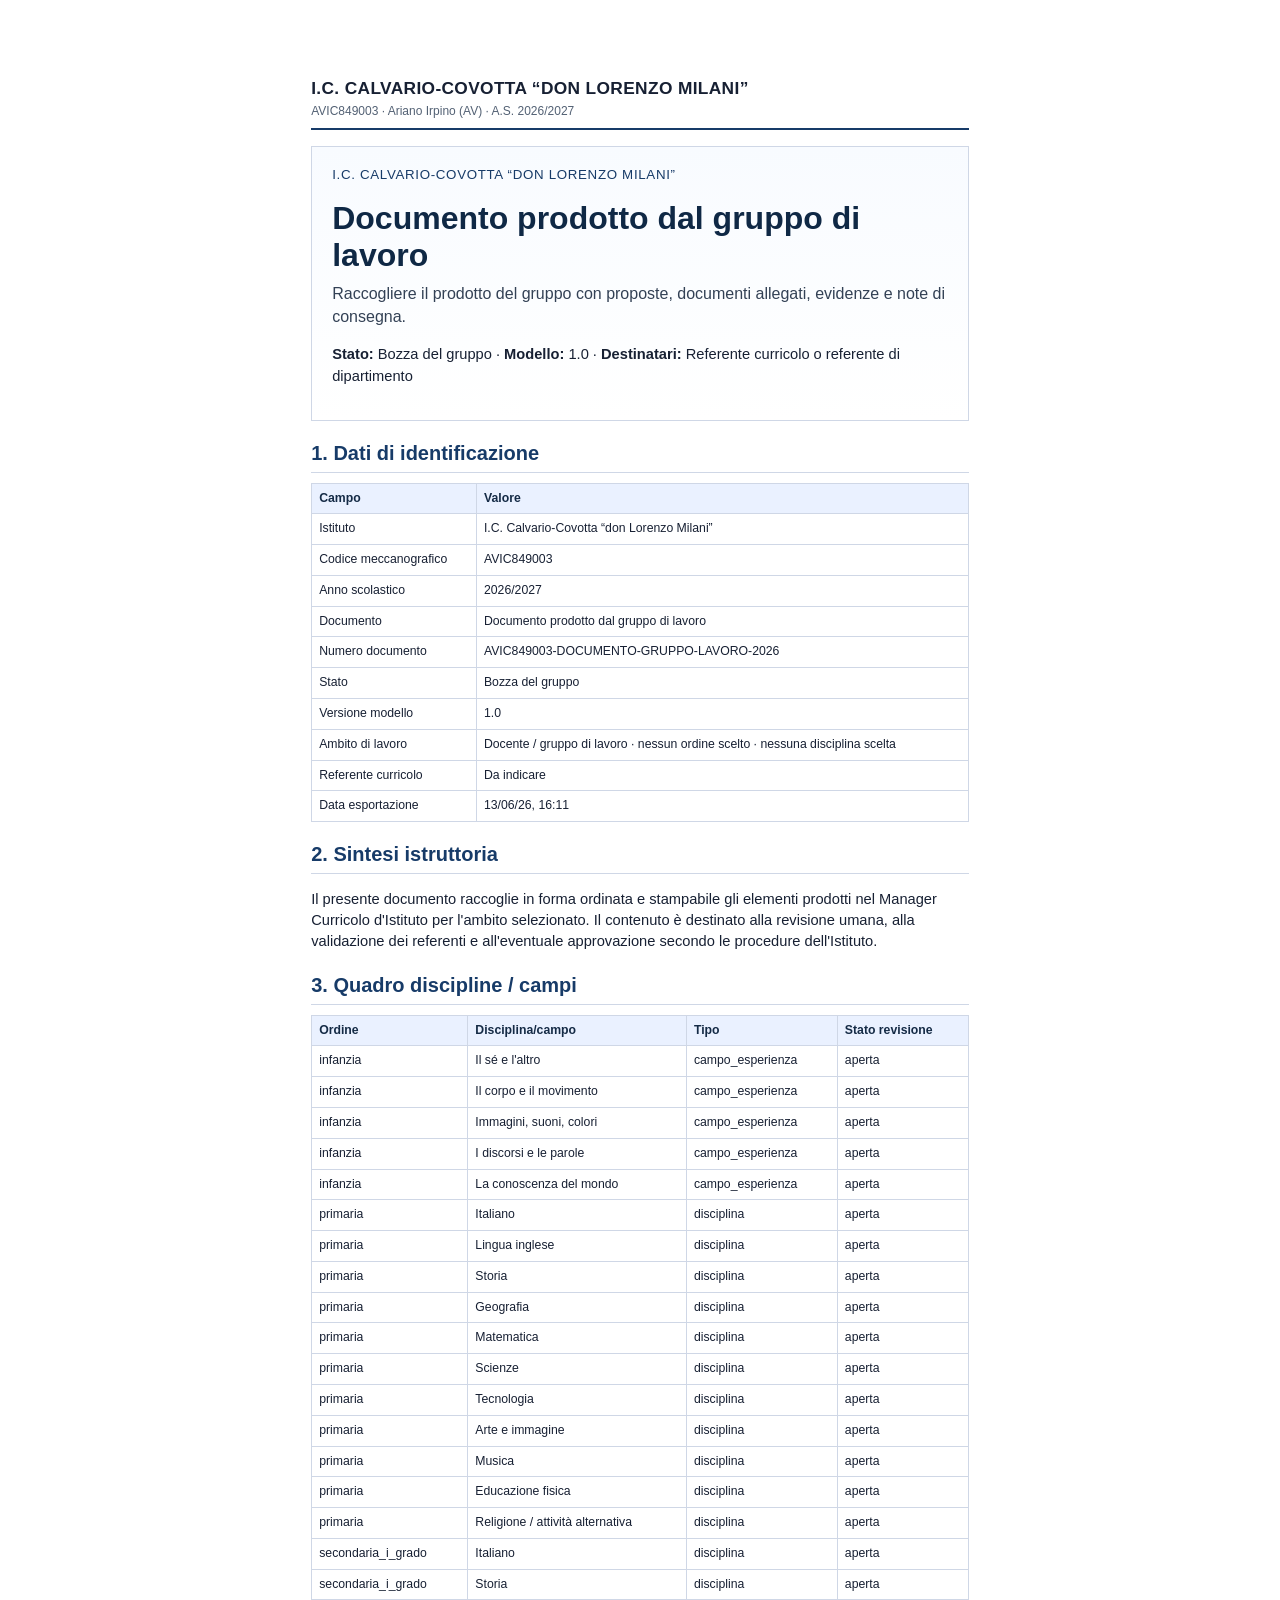
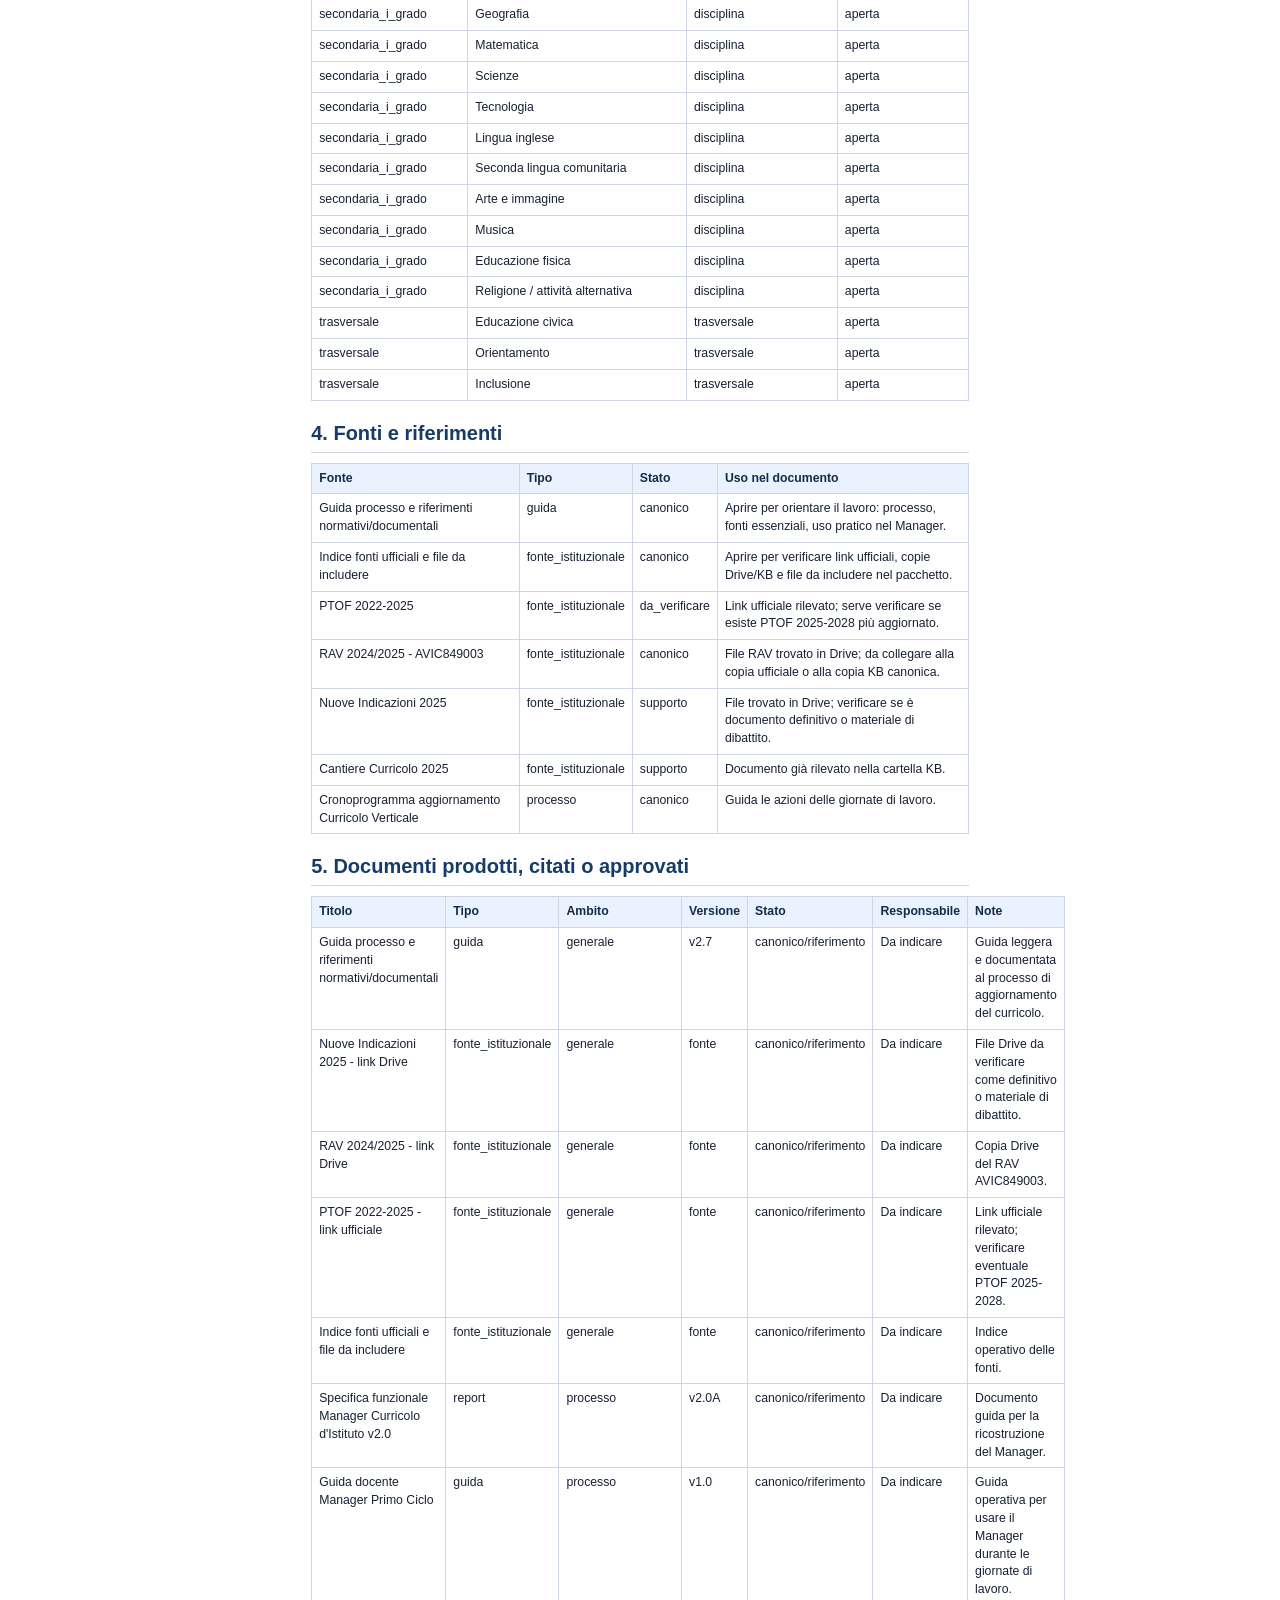
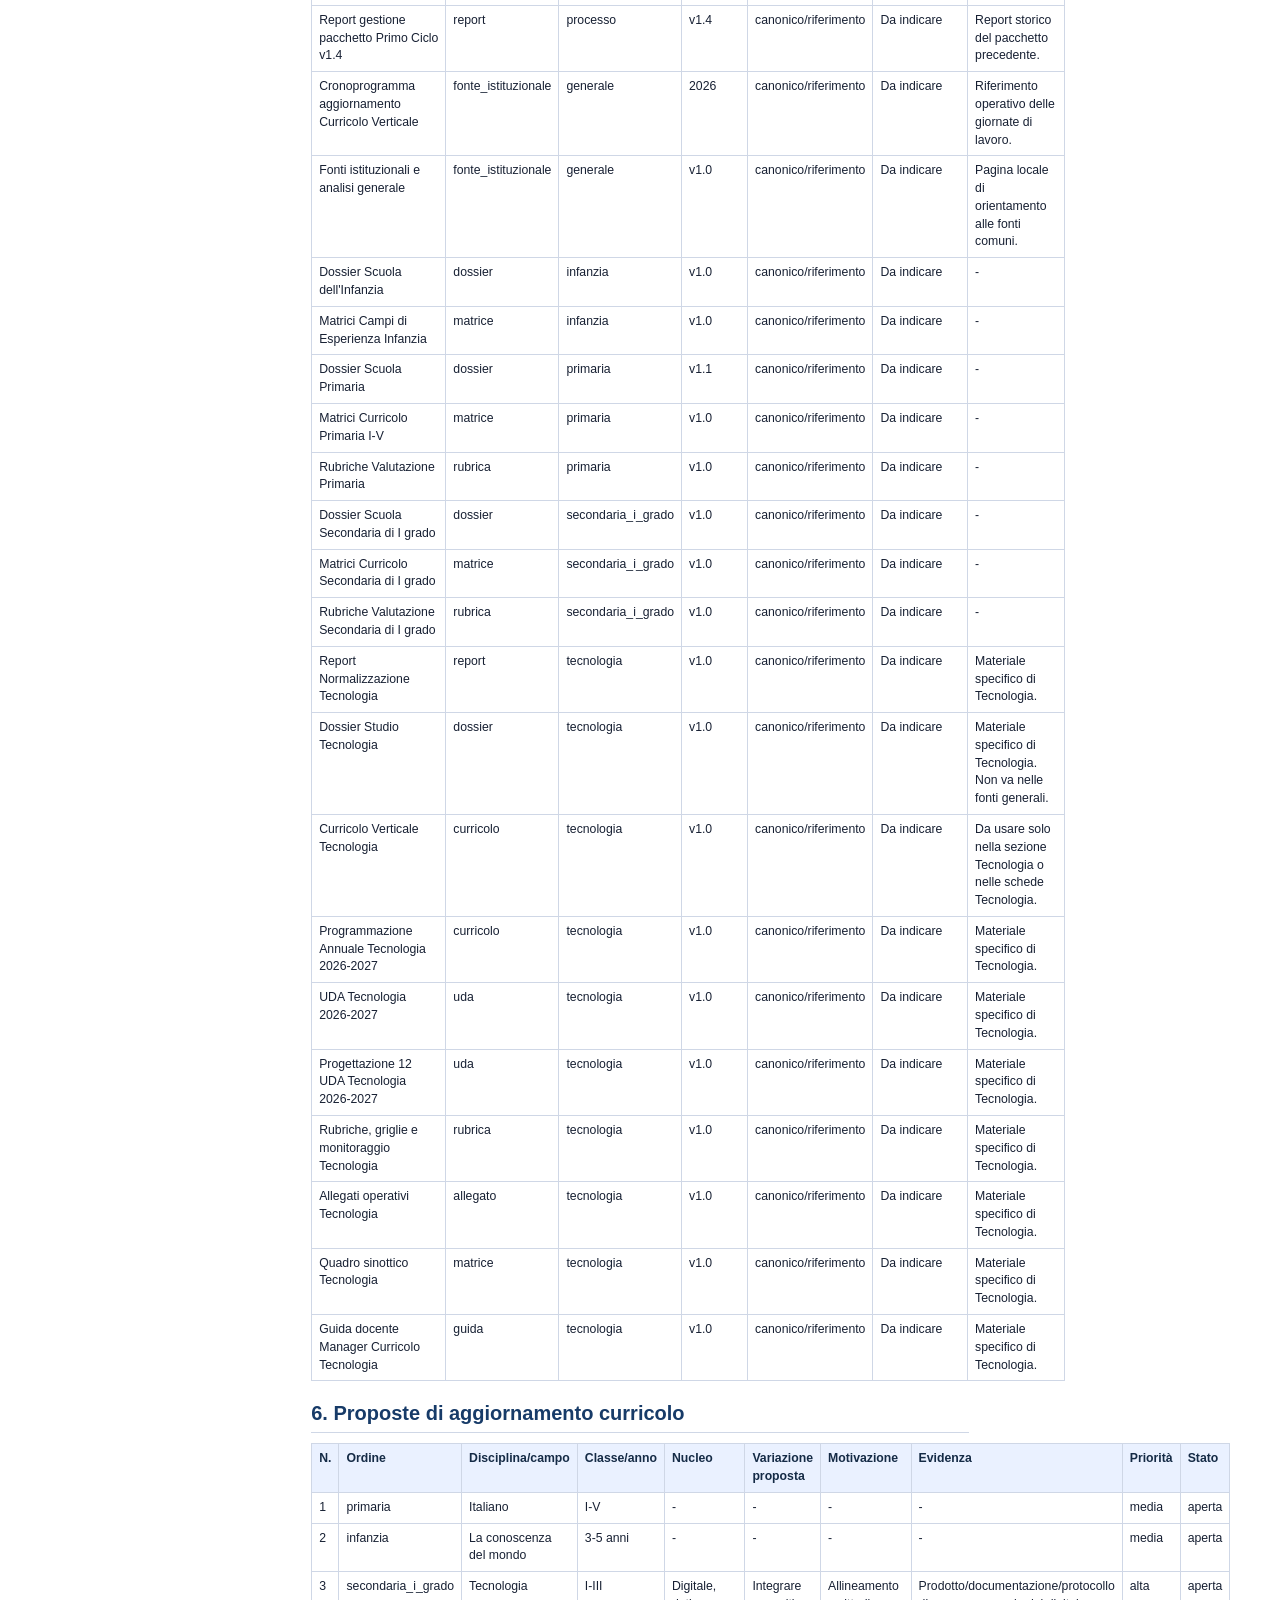
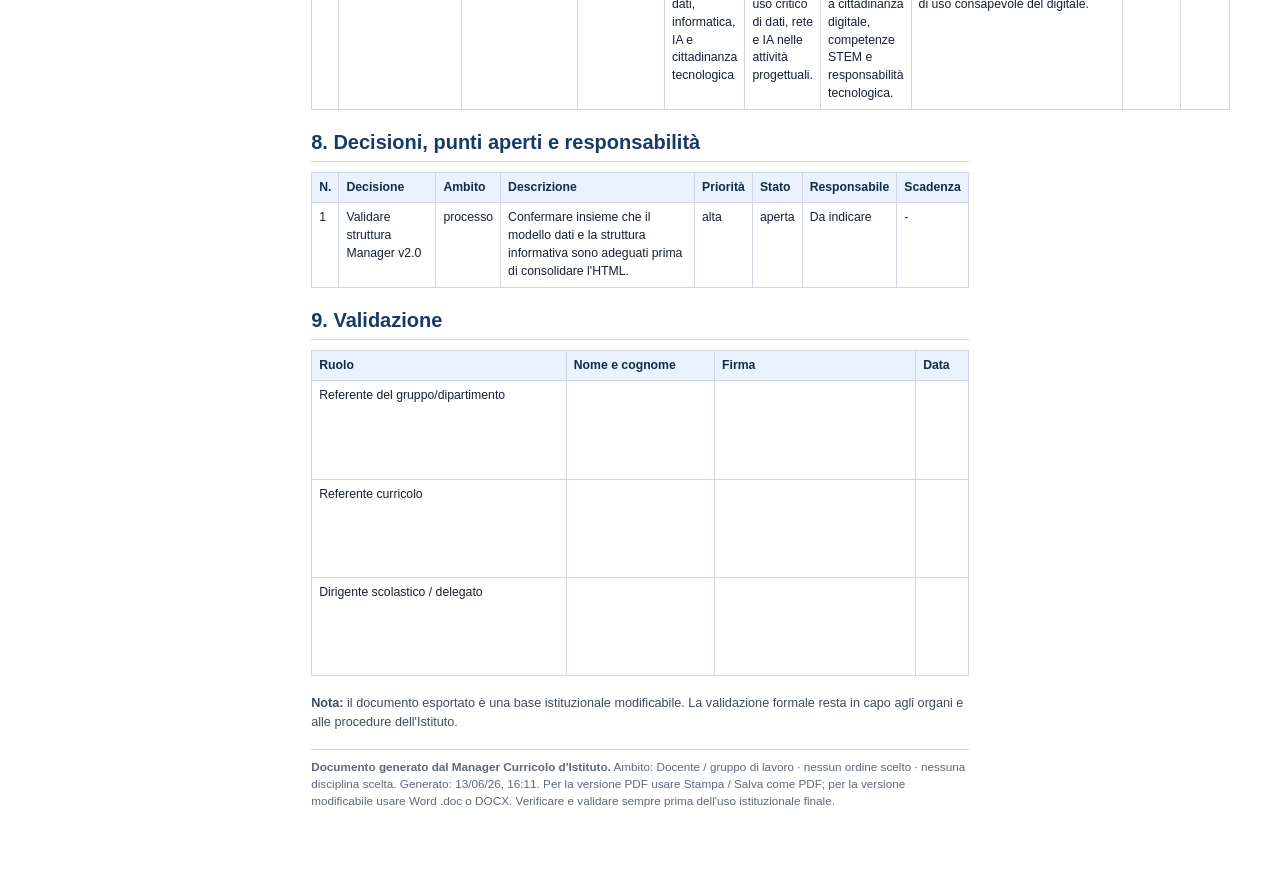
<file: report/verifiche_mgr026/Documento_prodotto_dal_gruppo_di_lavoro.html>
<!doctype html><html lang="it"><head><meta charset="utf-8"><title>Documento prodotto dal gruppo di lavoro</title><style>
 :root{--ink:#172033;--muted:#536174;--line:#cfd7e6;--soft:#f4f7fb;--head:#eaf1ff;--accent:#173b68}
 *{box-sizing:border-box} body{font-family:"Segoe UI",Arial,sans-serif;line-height:1.45;color:var(--ink);margin:0;background:white;font-size:11pt}.page{max-width:210mm;margin:0 auto;padding:20mm 18mm 18mm}.institutional-header{border-bottom:2px solid var(--accent);padding-bottom:8px;margin-bottom:16px}.institutional-header .school{font-size:13pt;font-weight:700;text-transform:uppercase;letter-spacing:.02em}.institutional-header .sub{font-size:9pt;color:var(--muted);margin-top:2px}h1{font-size:24pt;margin:16px 0 6px;line-height:1.15;color:#0f2845}h2{font-size:15pt;margin:18px 0 8px;border-bottom:1px solid var(--line);padding-bottom:4px;color:#173b68;page-break-after:avoid}h3{font-size:12pt;margin:12px 0 6px;color:#173b68}.meta{color:var(--muted);margin-bottom:18px;font-size:9.5pt}.document-cover{border:1px solid var(--line);background:linear-gradient(180deg,#f8fbff,#fff);padding:18px 20px;margin:8px 0 18px}.doc-kicker{font-size:10pt;text-transform:uppercase;letter-spacing:.05em;color:var(--accent);margin:0}.doc-subtitle{font-size:12pt;color:#334155;margin-top:8px}.doc-note{font-size:9.5pt;color:#3e4b5e}.doc-section{page-break-inside:auto}table{border-collapse:collapse;width:100%;margin:10px 0 18px;font-size:9.2pt;table-layout:auto}th,td{border:1px solid var(--line);padding:6px 7px;vertical-align:top;word-break:normal}th{background:var(--head);text-align:left;font-weight:700;color:#152b46}tr{page-break-inside:avoid}.signature-table td{height:26mm}.signature-space{min-width:42mm}.metric-grid{display:grid;grid-template-columns:repeat(3,1fr);gap:10px}.metric-grid div{border:1px solid var(--line);border-radius:8px;padding:10px}.metric-grid strong{display:block;font-size:18pt}.footer{border-top:1px solid var(--line);margin-top:18px;padding-top:8px;color:#5e687a;font-size:8.8pt}.smallcaps{text-transform:uppercase;letter-spacing:.04em}.badge-print{display:inline-block;border:1px solid var(--line);padding:2px 6px;border-radius:999px;background:var(--soft);font-size:8.5pt;margin-right:4px}@page{size:A4;margin:15mm 14mm 16mm 14mm}@media print{body{margin:0}.page{max-width:none;padding:0}.no-print{display:none!important}table{font-size:8.4pt}h2{page-break-after:avoid}.document-cover{page-break-inside:avoid}}
 </style></head><body><div class="page"><div class="institutional-header"><div class="school">I.C. Calvario-Covotta “don Lorenzo Milani”</div><div class="sub">AVIC849003 · Ariano Irpino (AV) · A.S. 2026/2027</div></div><div class="document-cover"><p class="doc-kicker">I.C. Calvario-Covotta “don Lorenzo Milani”</p><h1>Documento prodotto dal gruppo di lavoro</h1><p class="doc-subtitle">Raccogliere il prodotto del gruppo con proposte, documenti allegati, evidenze e note di consegna.</p><p><strong>Stato:</strong> Bozza del gruppo · <strong>Modello:</strong> 1.0 · <strong>Destinatari:</strong> Referente curricolo o referente di dipartimento</p></div><h2>1. Dati di identificazione</h2><table><thead><tr><th>Campo</th><th>Valore</th></tr></thead><tbody><tr><td>Istituto</td><td>I.C. Calvario-Covotta “don Lorenzo Milani”</td></tr><tr><td>Codice meccanografico</td><td>AVIC849003</td></tr><tr><td>Anno scolastico</td><td>2026/2027</td></tr><tr><td>Documento</td><td>Documento prodotto dal gruppo di lavoro</td></tr><tr><td>Numero documento</td><td>AVIC849003-DOCUMENTO-GRUPPO-LAVORO-2026</td></tr><tr><td>Stato</td><td>Bozza del gruppo</td></tr><tr><td>Versione modello</td><td>1.0</td></tr><tr><td>Ambito di lavoro</td><td>Docente / gruppo di lavoro · nessun ordine scelto · nessuna disciplina scelta</td></tr><tr><td>Referente curricolo</td><td>Da indicare</td></tr><tr><td>Data esportazione</td><td>13/06/26, 16:11</td></tr></tbody></table><h2>2. Sintesi istruttoria</h2><p>Il presente documento raccoglie in forma ordinata e stampabile gli elementi prodotti nel Manager Curricolo d'Istituto per l'ambito selezionato. Il contenuto è destinato alla revisione umana, alla validazione dei referenti e all'eventuale approvazione secondo le procedure dell'Istituto.</p><h2>3. Quadro discipline / campi</h2><table><thead><tr><th>Ordine</th><th>Disciplina/campo</th><th>Tipo</th><th>Stato revisione</th></tr></thead><tbody><tr><td>infanzia</td><td>Il sé e l&#39;altro</td><td>campo_esperienza</td><td>aperta</td></tr><tr><td>infanzia</td><td>Il corpo e il movimento</td><td>campo_esperienza</td><td>aperta</td></tr><tr><td>infanzia</td><td>Immagini, suoni, colori</td><td>campo_esperienza</td><td>aperta</td></tr><tr><td>infanzia</td><td>I discorsi e le parole</td><td>campo_esperienza</td><td>aperta</td></tr><tr><td>infanzia</td><td>La conoscenza del mondo</td><td>campo_esperienza</td><td>aperta</td></tr><tr><td>primaria</td><td>Italiano</td><td>disciplina</td><td>aperta</td></tr><tr><td>primaria</td><td>Lingua inglese</td><td>disciplina</td><td>aperta</td></tr><tr><td>primaria</td><td>Storia</td><td>disciplina</td><td>aperta</td></tr><tr><td>primaria</td><td>Geografia</td><td>disciplina</td><td>aperta</td></tr><tr><td>primaria</td><td>Matematica</td><td>disciplina</td><td>aperta</td></tr><tr><td>primaria</td><td>Scienze</td><td>disciplina</td><td>aperta</td></tr><tr><td>primaria</td><td>Tecnologia</td><td>disciplina</td><td>aperta</td></tr><tr><td>primaria</td><td>Arte e immagine</td><td>disciplina</td><td>aperta</td></tr><tr><td>primaria</td><td>Musica</td><td>disciplina</td><td>aperta</td></tr><tr><td>primaria</td><td>Educazione fisica</td><td>disciplina</td><td>aperta</td></tr><tr><td>primaria</td><td>Religione / attività alternativa</td><td>disciplina</td><td>aperta</td></tr><tr><td>secondaria_i_grado</td><td>Italiano</td><td>disciplina</td><td>aperta</td></tr><tr><td>secondaria_i_grado</td><td>Storia</td><td>disciplina</td><td>aperta</td></tr><tr><td>secondaria_i_grado</td><td>Geografia</td><td>disciplina</td><td>aperta</td></tr><tr><td>secondaria_i_grado</td><td>Matematica</td><td>disciplina</td><td>aperta</td></tr><tr><td>secondaria_i_grado</td><td>Scienze</td><td>disciplina</td><td>aperta</td></tr><tr><td>secondaria_i_grado</td><td>Tecnologia</td><td>disciplina</td><td>aperta</td></tr><tr><td>secondaria_i_grado</td><td>Lingua inglese</td><td>disciplina</td><td>aperta</td></tr><tr><td>secondaria_i_grado</td><td>Seconda lingua comunitaria</td><td>disciplina</td><td>aperta</td></tr><tr><td>secondaria_i_grado</td><td>Arte e immagine</td><td>disciplina</td><td>aperta</td></tr><tr><td>secondaria_i_grado</td><td>Musica</td><td>disciplina</td><td>aperta</td></tr><tr><td>secondaria_i_grado</td><td>Educazione fisica</td><td>disciplina</td><td>aperta</td></tr><tr><td>secondaria_i_grado</td><td>Religione / attività alternativa</td><td>disciplina</td><td>aperta</td></tr><tr><td>trasversale</td><td>Educazione civica</td><td>trasversale</td><td>aperta</td></tr><tr><td>trasversale</td><td>Orientamento</td><td>trasversale</td><td>aperta</td></tr><tr><td>trasversale</td><td>Inclusione</td><td>trasversale</td><td>aperta</td></tr></tbody></table><h2>4. Fonti e riferimenti</h2><table><thead><tr><th>Fonte</th><th>Tipo</th><th>Stato</th><th>Uso nel documento</th></tr></thead><tbody><tr><td>Guida processo e riferimenti normativi/documentali</td><td>guida</td><td>canonico</td><td>Aprire per orientare il lavoro: processo, fonti essenziali, uso pratico nel Manager.</td></tr><tr><td>Indice fonti ufficiali e file da includere</td><td>fonte_istituzionale</td><td>canonico</td><td>Aprire per verificare link ufficiali, copie Drive/KB e file da includere nel pacchetto.</td></tr><tr><td>PTOF 2022-2025</td><td>fonte_istituzionale</td><td>da_verificare</td><td>Link ufficiale rilevato; serve verificare se esiste PTOF 2025-2028 più aggiornato.</td></tr><tr><td>RAV 2024/2025 - AVIC849003</td><td>fonte_istituzionale</td><td>canonico</td><td>File RAV trovato in Drive; da collegare alla copia ufficiale o alla copia KB canonica.</td></tr><tr><td>Nuove Indicazioni 2025</td><td>fonte_istituzionale</td><td>supporto</td><td>File trovato in Drive; verificare se è documento definitivo o materiale di dibattito.</td></tr><tr><td>Cantiere Curricolo 2025</td><td>fonte_istituzionale</td><td>supporto</td><td>Documento già rilevato nella cartella KB.</td></tr><tr><td>Cronoprogramma aggiornamento Curricolo Verticale</td><td>processo</td><td>canonico</td><td>Guida le azioni delle giornate di lavoro.</td></tr></tbody></table><h2>5. Documenti prodotti, citati o approvati</h2><table><thead><tr><th>Titolo</th><th>Tipo</th><th>Ambito</th><th>Versione</th><th>Stato</th><th>Responsabile</th><th>Note</th></tr></thead><tbody><tr><td>Guida processo e riferimenti normativi/documentali</td><td>guida</td><td>generale</td><td>v2.7</td><td>canonico/riferimento</td><td>Da indicare</td><td>Guida leggera e documentata al processo di aggiornamento del curricolo.</td></tr><tr><td>Nuove Indicazioni 2025 - link Drive</td><td>fonte_istituzionale</td><td>generale</td><td>fonte</td><td>canonico/riferimento</td><td>Da indicare</td><td>File Drive da verificare come definitivo o materiale di dibattito.</td></tr><tr><td>RAV 2024/2025 - link Drive</td><td>fonte_istituzionale</td><td>generale</td><td>fonte</td><td>canonico/riferimento</td><td>Da indicare</td><td>Copia Drive del RAV AVIC849003.</td></tr><tr><td>PTOF 2022-2025 - link ufficiale</td><td>fonte_istituzionale</td><td>generale</td><td>fonte</td><td>canonico/riferimento</td><td>Da indicare</td><td>Link ufficiale rilevato; verificare eventuale PTOF 2025-2028.</td></tr><tr><td>Indice fonti ufficiali e file da includere</td><td>fonte_istituzionale</td><td>generale</td><td>fonte</td><td>canonico/riferimento</td><td>Da indicare</td><td>Indice operativo delle fonti.</td></tr><tr><td>Specifica funzionale Manager Curricolo d&#39;Istituto v2.0</td><td>report</td><td>processo</td><td>v2.0A</td><td>canonico/riferimento</td><td>Da indicare</td><td>Documento guida per la ricostruzione del Manager.</td></tr><tr><td>Guida docente Manager Primo Ciclo</td><td>guida</td><td>processo</td><td>v1.0</td><td>canonico/riferimento</td><td>Da indicare</td><td>Guida operativa per usare il Manager durante le giornate di lavoro.</td></tr><tr><td>Report gestione pacchetto Primo Ciclo v1.4</td><td>report</td><td>processo</td><td>v1.4</td><td>canonico/riferimento</td><td>Da indicare</td><td>Report storico del pacchetto precedente.</td></tr><tr><td>Cronoprogramma aggiornamento Curricolo Verticale</td><td>fonte_istituzionale</td><td>generale</td><td>2026</td><td>canonico/riferimento</td><td>Da indicare</td><td>Riferimento operativo delle giornate di lavoro.</td></tr><tr><td>Fonti istituzionali e analisi generale</td><td>fonte_istituzionale</td><td>generale</td><td>v1.0</td><td>canonico/riferimento</td><td>Da indicare</td><td>Pagina locale di orientamento alle fonti comuni.</td></tr><tr><td>Dossier Scuola dell&#39;Infanzia</td><td>dossier</td><td>infanzia</td><td>v1.0</td><td>canonico/riferimento</td><td>Da indicare</td><td>-</td></tr><tr><td>Matrici Campi di Esperienza Infanzia</td><td>matrice</td><td>infanzia</td><td>v1.0</td><td>canonico/riferimento</td><td>Da indicare</td><td>-</td></tr><tr><td>Dossier Scuola Primaria</td><td>dossier</td><td>primaria</td><td>v1.1</td><td>canonico/riferimento</td><td>Da indicare</td><td>-</td></tr><tr><td>Matrici Curricolo Primaria I-V</td><td>matrice</td><td>primaria</td><td>v1.0</td><td>canonico/riferimento</td><td>Da indicare</td><td>-</td></tr><tr><td>Rubriche Valutazione Primaria</td><td>rubrica</td><td>primaria</td><td>v1.0</td><td>canonico/riferimento</td><td>Da indicare</td><td>-</td></tr><tr><td>Dossier Scuola Secondaria di I grado</td><td>dossier</td><td>secondaria_i_grado</td><td>v1.0</td><td>canonico/riferimento</td><td>Da indicare</td><td>-</td></tr><tr><td>Matrici Curricolo Secondaria di I grado</td><td>matrice</td><td>secondaria_i_grado</td><td>v1.0</td><td>canonico/riferimento</td><td>Da indicare</td><td>-</td></tr><tr><td>Rubriche Valutazione Secondaria di I grado</td><td>rubrica</td><td>secondaria_i_grado</td><td>v1.0</td><td>canonico/riferimento</td><td>Da indicare</td><td>-</td></tr><tr><td>Report Normalizzazione Tecnologia</td><td>report</td><td>tecnologia</td><td>v1.0</td><td>canonico/riferimento</td><td>Da indicare</td><td>Materiale specifico di Tecnologia.</td></tr><tr><td>Dossier Studio Tecnologia</td><td>dossier</td><td>tecnologia</td><td>v1.0</td><td>canonico/riferimento</td><td>Da indicare</td><td>Materiale specifico di Tecnologia. Non va nelle fonti generali.</td></tr><tr><td>Curricolo Verticale Tecnologia</td><td>curricolo</td><td>tecnologia</td><td>v1.0</td><td>canonico/riferimento</td><td>Da indicare</td><td>Da usare solo nella sezione Tecnologia o nelle schede Tecnologia.</td></tr><tr><td>Programmazione Annuale Tecnologia 2026-2027</td><td>curricolo</td><td>tecnologia</td><td>v1.0</td><td>canonico/riferimento</td><td>Da indicare</td><td>Materiale specifico di Tecnologia.</td></tr><tr><td>UDA Tecnologia 2026-2027</td><td>uda</td><td>tecnologia</td><td>v1.0</td><td>canonico/riferimento</td><td>Da indicare</td><td>Materiale specifico di Tecnologia.</td></tr><tr><td>Progettazione 12 UDA Tecnologia 2026-2027</td><td>uda</td><td>tecnologia</td><td>v1.0</td><td>canonico/riferimento</td><td>Da indicare</td><td>Materiale specifico di Tecnologia.</td></tr><tr><td>Rubriche, griglie e monitoraggio Tecnologia</td><td>rubrica</td><td>tecnologia</td><td>v1.0</td><td>canonico/riferimento</td><td>Da indicare</td><td>Materiale specifico di Tecnologia.</td></tr><tr><td>Allegati operativi Tecnologia</td><td>allegato</td><td>tecnologia</td><td>v1.0</td><td>canonico/riferimento</td><td>Da indicare</td><td>Materiale specifico di Tecnologia.</td></tr><tr><td>Quadro sinottico Tecnologia</td><td>matrice</td><td>tecnologia</td><td>v1.0</td><td>canonico/riferimento</td><td>Da indicare</td><td>Materiale specifico di Tecnologia.</td></tr><tr><td>Guida docente Manager Curricolo Tecnologia</td><td>guida</td><td>tecnologia</td><td>v1.0</td><td>canonico/riferimento</td><td>Da indicare</td><td>Materiale specifico di Tecnologia.</td></tr></tbody></table><h2>6. Proposte di aggiornamento curricolo</h2><table><thead><tr><th>N.</th><th>Ordine</th><th>Disciplina/campo</th><th>Classe/anno</th><th>Nucleo</th><th>Variazione proposta</th><th>Motivazione</th><th>Evidenza</th><th>Priorità</th><th>Stato</th></tr></thead><tbody><tr><td>1</td><td>primaria</td><td>Italiano</td><td>I-V</td><td>-</td><td>-</td><td>-</td><td>-</td><td>media</td><td>aperta</td></tr><tr><td>2</td><td>infanzia</td><td>La conoscenza del mondo</td><td>3-5 anni</td><td>-</td><td>-</td><td>-</td><td>-</td><td>media</td><td>aperta</td></tr><tr><td>3</td><td>secondaria_i_grado</td><td>Tecnologia</td><td>I-III</td><td>Digitale, dati, informatica, IA e cittadinanza tecnologica</td><td>Integrare uso critico di dati, rete e IA nelle attività progettuali.</td><td>Allineamento a cittadinanza digitale, competenze STEM e responsabilità tecnologica.</td><td>Prodotto/documentazione/protocollo di uso consapevole del digitale.</td><td>alta</td><td>aperta</td></tr></tbody></table><h2>8. Decisioni, punti aperti e responsabilità</h2><table><thead><tr><th>N.</th><th>Decisione</th><th>Ambito</th><th>Descrizione</th><th>Priorità</th><th>Stato</th><th>Responsabile</th><th>Scadenza</th></tr></thead><tbody><tr><td>1</td><td>Validare struttura Manager v2.0</td><td>processo</td><td>Confermare insieme che il modello dati e la struttura informativa sono adeguati prima di consolidare l&#39;HTML.</td><td>alta</td><td>aperta</td><td>Da indicare</td><td>-</td></tr></tbody></table><h2>9. Validazione</h2><table class="signature-table"><thead><tr><th>Ruolo</th><th>Nome e cognome</th><th>Firma</th><th>Data</th></tr></thead><tbody><tr><td>Referente del gruppo/dipartimento</td><td> </td><td class="signature-space"> </td><td> </td></tr><tr><td>Referente curricolo</td><td> </td><td class="signature-space"> </td><td> </td></tr><tr><td>Dirigente scolastico / delegato</td><td> </td><td class="signature-space"> </td><td> </td></tr></tbody></table><p class="doc-note"><strong>Nota:</strong> il documento esportato è una base istituzionale modificabile. La validazione formale resta in capo agli organi e alle procedure dell'Istituto.</p><div class="footer"><strong>Documento generato dal Manager Curricolo d'Istituto.</strong> Ambito: Docente / gruppo di lavoro · nessun ordine scelto · nessuna disciplina scelta. Generato: 13/06/26, 16:11. Per la versione PDF usare Stampa / Salva come PDF; per la versione modificabile usare Word .doc o DOCX. Verificare e validare sempre prima dell'uso istituzionale finale.</div></div></body></html>
</file>
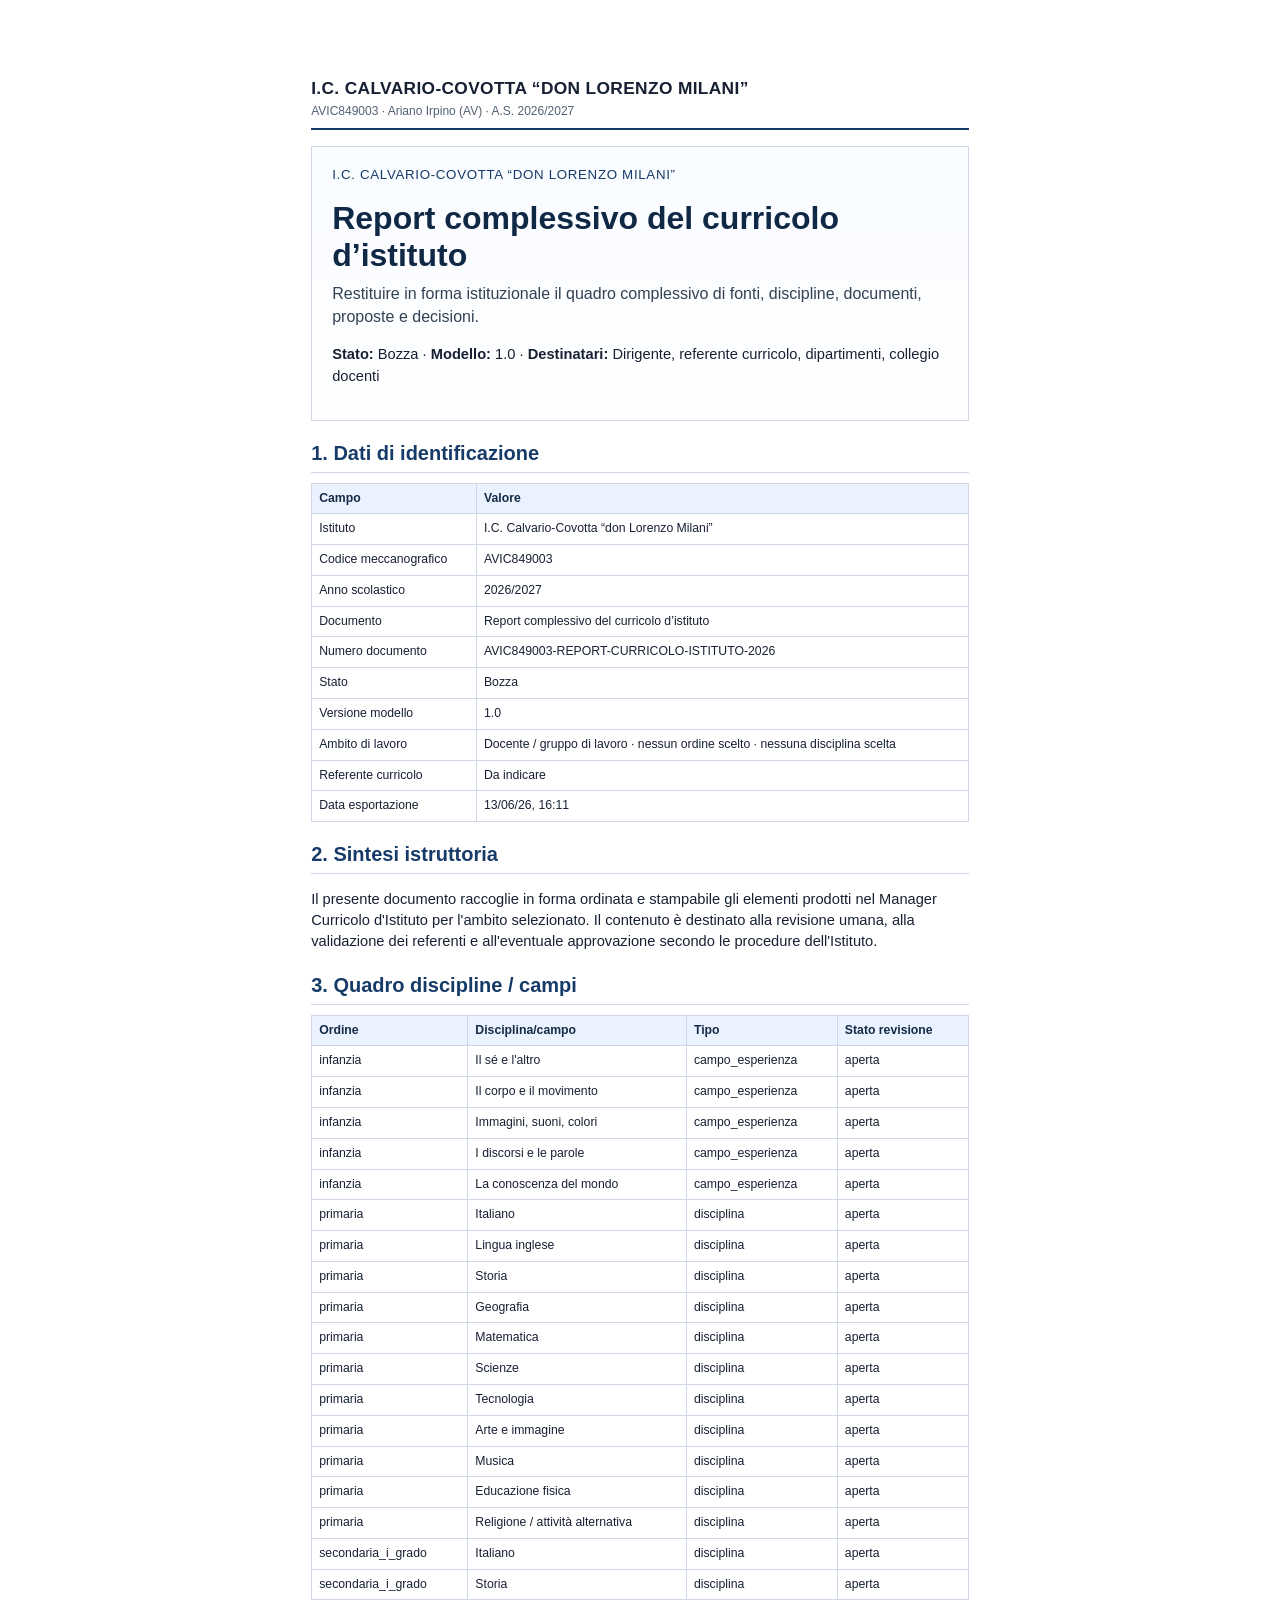
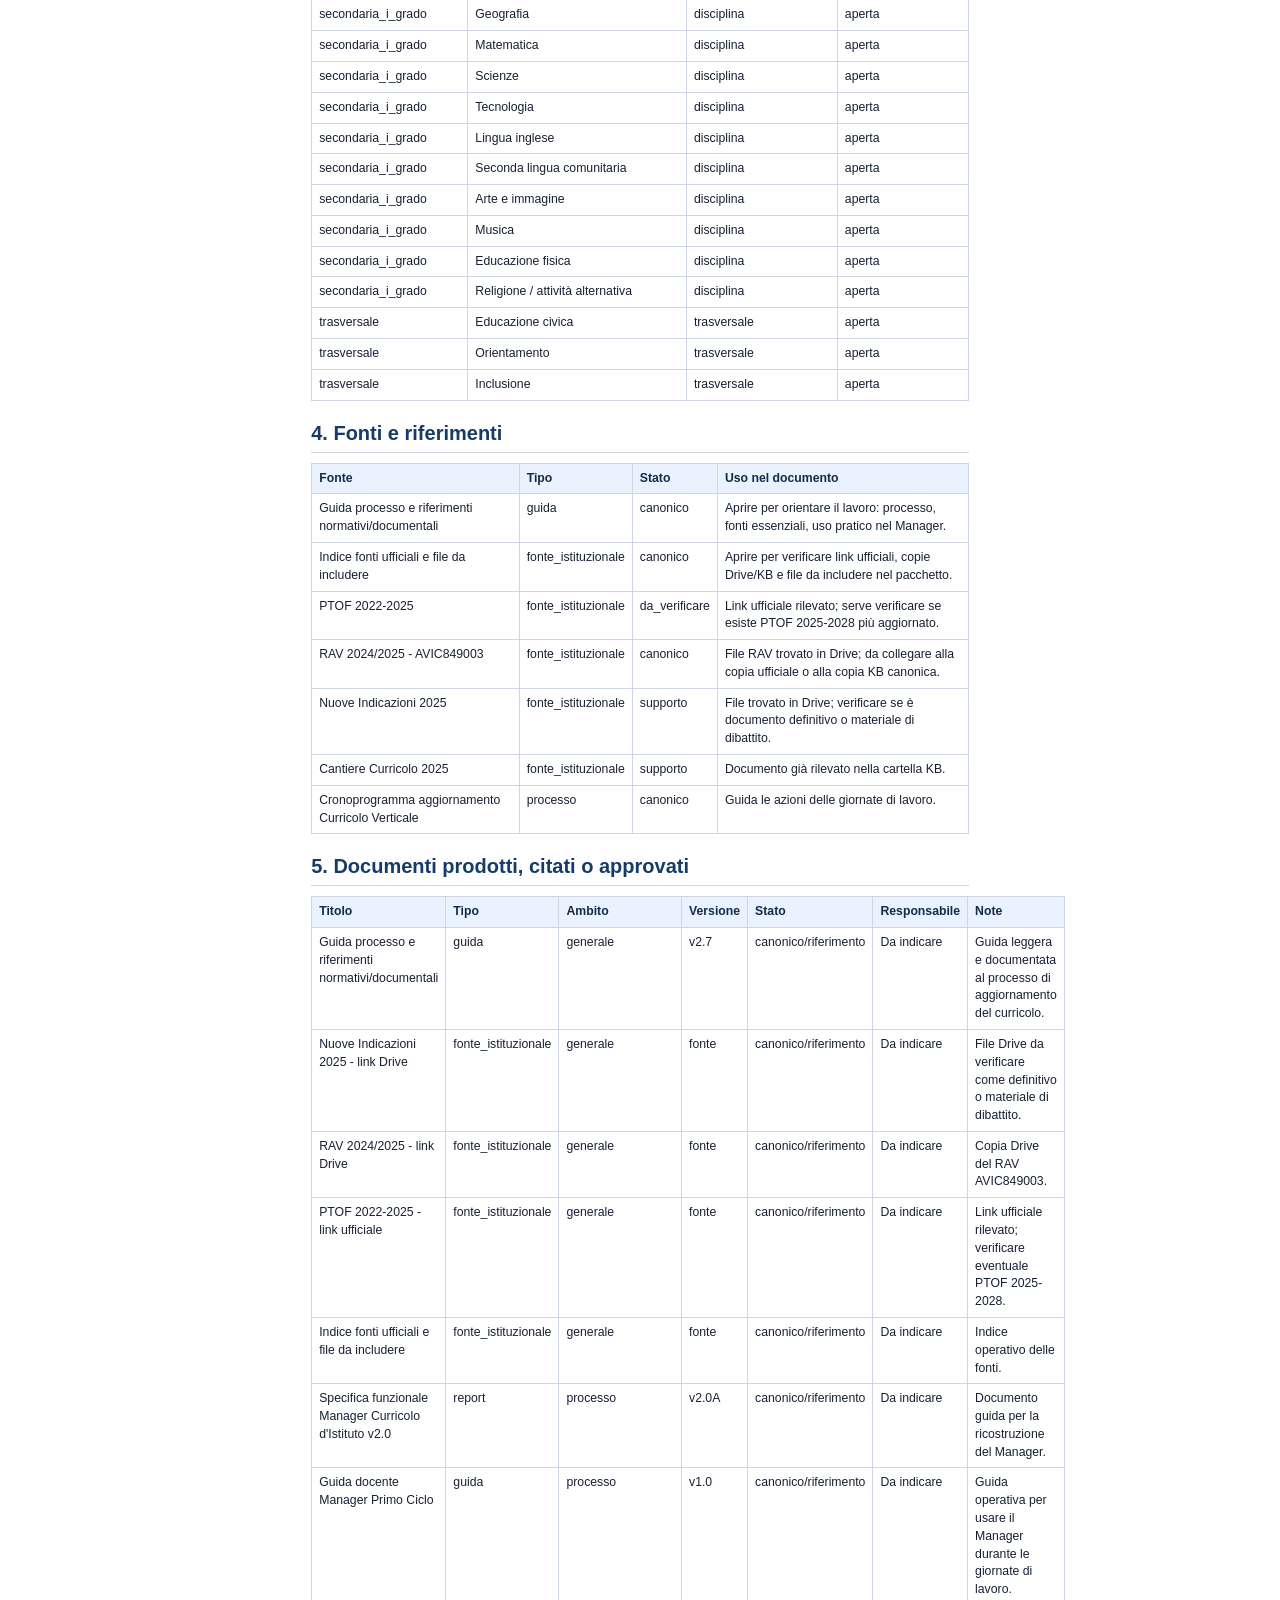
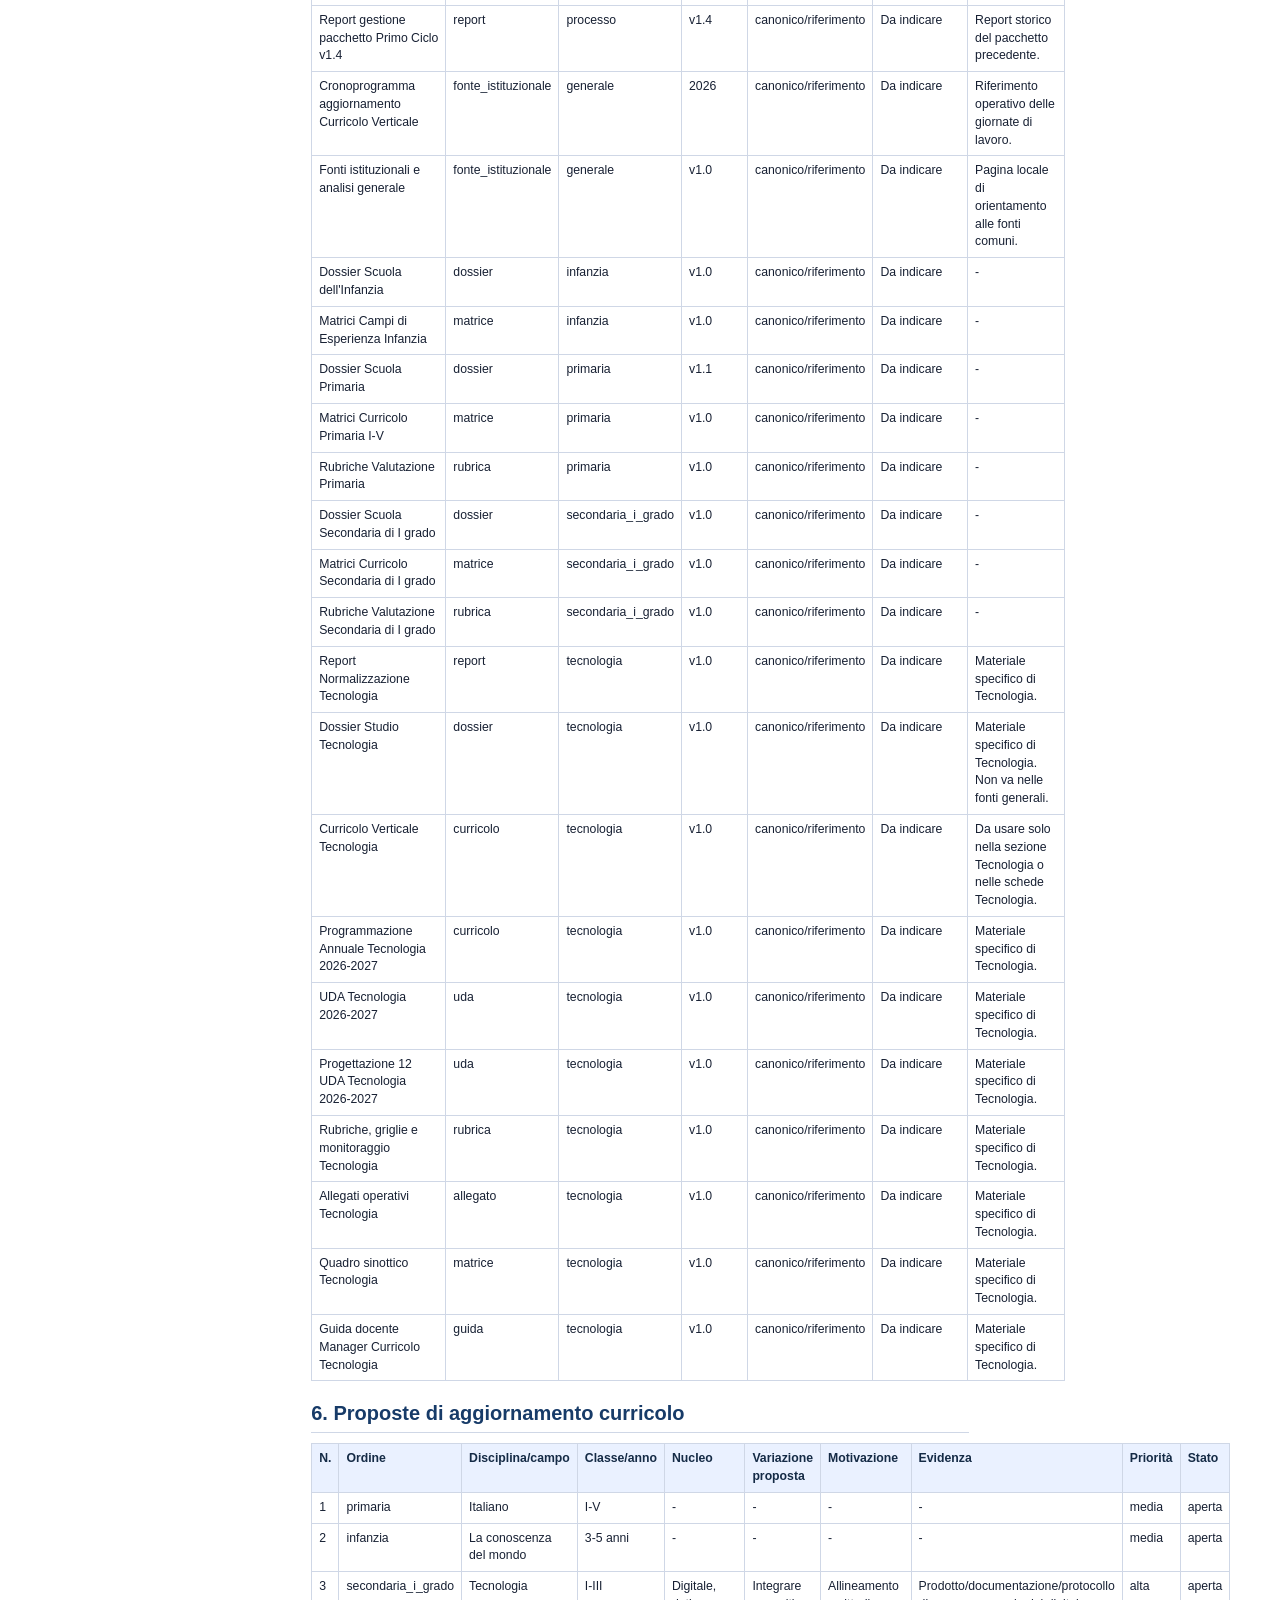
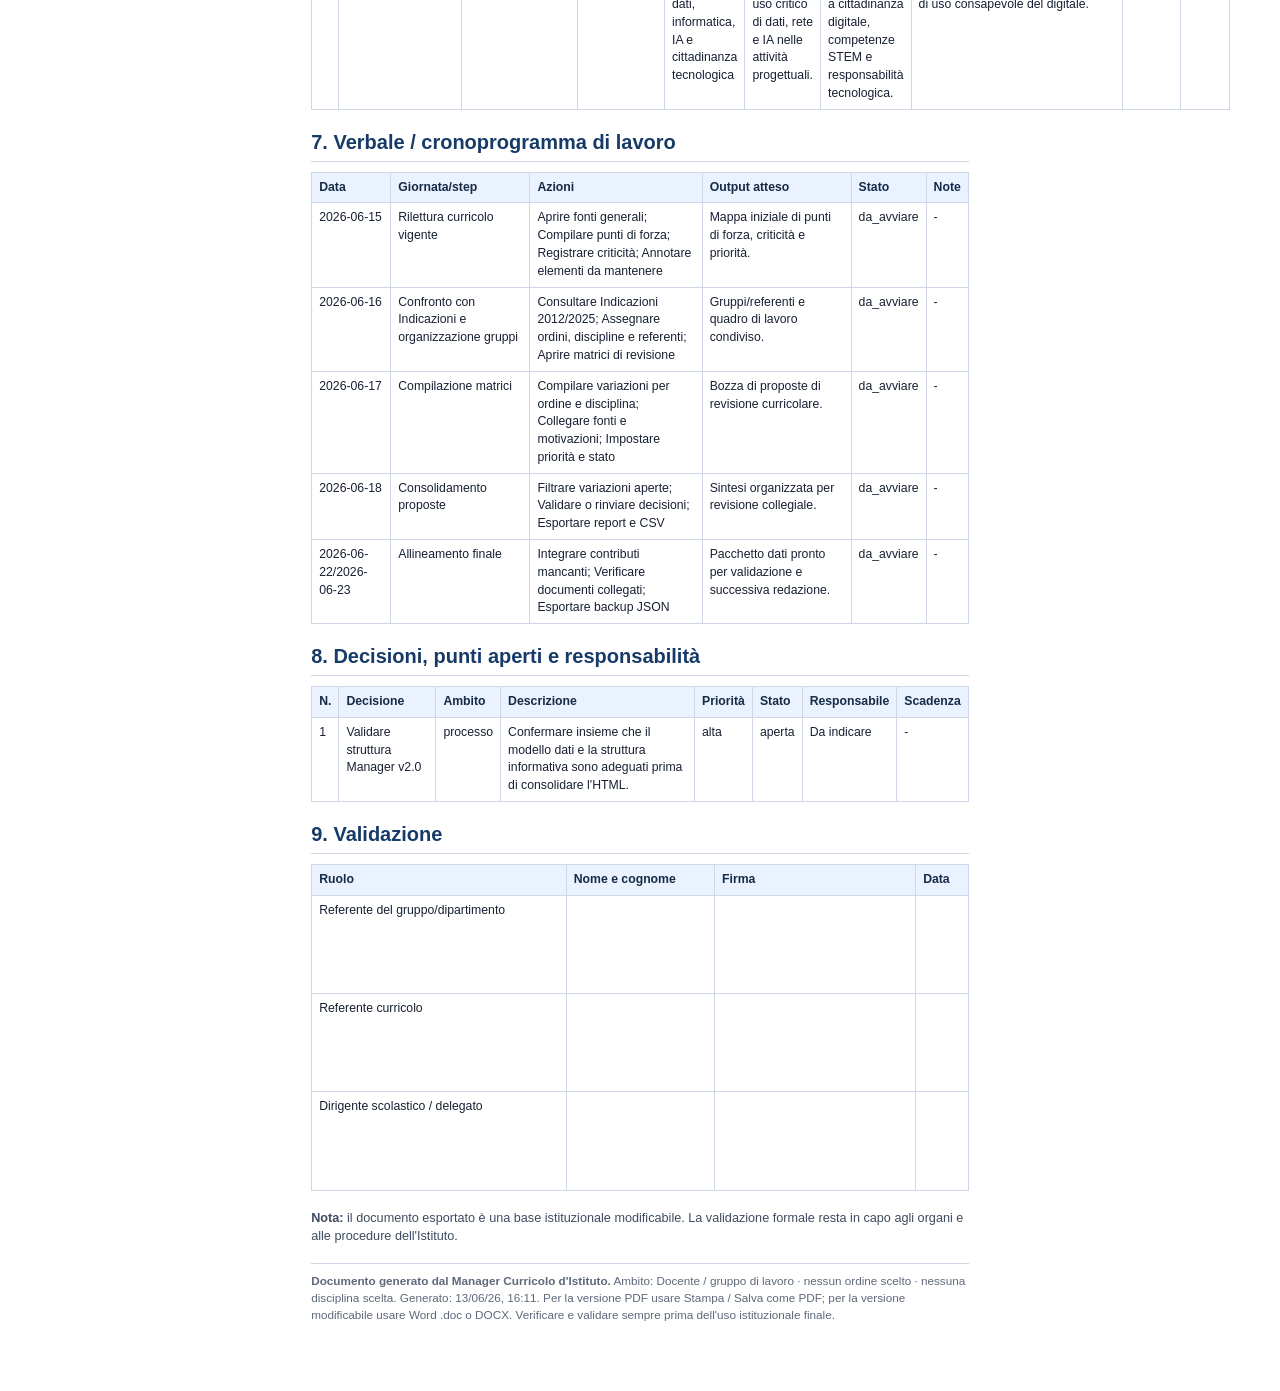
<file: report/verifiche_mgr026/Report_complessivo_del_curricolo_d_istituto.html>
<!doctype html><html lang="it"><head><meta charset="utf-8"><title>Report complessivo del curricolo d’istituto</title><style>
 :root{--ink:#172033;--muted:#536174;--line:#cfd7e6;--soft:#f4f7fb;--head:#eaf1ff;--accent:#173b68}
 *{box-sizing:border-box} body{font-family:"Segoe UI",Arial,sans-serif;line-height:1.45;color:var(--ink);margin:0;background:white;font-size:11pt}.page{max-width:210mm;margin:0 auto;padding:20mm 18mm 18mm}.institutional-header{border-bottom:2px solid var(--accent);padding-bottom:8px;margin-bottom:16px}.institutional-header .school{font-size:13pt;font-weight:700;text-transform:uppercase;letter-spacing:.02em}.institutional-header .sub{font-size:9pt;color:var(--muted);margin-top:2px}h1{font-size:24pt;margin:16px 0 6px;line-height:1.15;color:#0f2845}h2{font-size:15pt;margin:18px 0 8px;border-bottom:1px solid var(--line);padding-bottom:4px;color:#173b68;page-break-after:avoid}h3{font-size:12pt;margin:12px 0 6px;color:#173b68}.meta{color:var(--muted);margin-bottom:18px;font-size:9.5pt}.document-cover{border:1px solid var(--line);background:linear-gradient(180deg,#f8fbff,#fff);padding:18px 20px;margin:8px 0 18px}.doc-kicker{font-size:10pt;text-transform:uppercase;letter-spacing:.05em;color:var(--accent);margin:0}.doc-subtitle{font-size:12pt;color:#334155;margin-top:8px}.doc-note{font-size:9.5pt;color:#3e4b5e}.doc-section{page-break-inside:auto}table{border-collapse:collapse;width:100%;margin:10px 0 18px;font-size:9.2pt;table-layout:auto}th,td{border:1px solid var(--line);padding:6px 7px;vertical-align:top;word-break:normal}th{background:var(--head);text-align:left;font-weight:700;color:#152b46}tr{page-break-inside:avoid}.signature-table td{height:26mm}.signature-space{min-width:42mm}.metric-grid{display:grid;grid-template-columns:repeat(3,1fr);gap:10px}.metric-grid div{border:1px solid var(--line);border-radius:8px;padding:10px}.metric-grid strong{display:block;font-size:18pt}.footer{border-top:1px solid var(--line);margin-top:18px;padding-top:8px;color:#5e687a;font-size:8.8pt}.smallcaps{text-transform:uppercase;letter-spacing:.04em}.badge-print{display:inline-block;border:1px solid var(--line);padding:2px 6px;border-radius:999px;background:var(--soft);font-size:8.5pt;margin-right:4px}@page{size:A4;margin:15mm 14mm 16mm 14mm}@media print{body{margin:0}.page{max-width:none;padding:0}.no-print{display:none!important}table{font-size:8.4pt}h2{page-break-after:avoid}.document-cover{page-break-inside:avoid}}
 </style></head><body><div class="page"><div class="institutional-header"><div class="school">I.C. Calvario-Covotta “don Lorenzo Milani”</div><div class="sub">AVIC849003 · Ariano Irpino (AV) · A.S. 2026/2027</div></div><div class="document-cover"><p class="doc-kicker">I.C. Calvario-Covotta “don Lorenzo Milani”</p><h1>Report complessivo del curricolo d’istituto</h1><p class="doc-subtitle">Restituire in forma istituzionale il quadro complessivo di fonti, discipline, documenti, proposte e decisioni.</p><p><strong>Stato:</strong> Bozza · <strong>Modello:</strong> 1.0 · <strong>Destinatari:</strong> Dirigente, referente curricolo, dipartimenti, collegio docenti</p></div><h2>1. Dati di identificazione</h2><table><thead><tr><th>Campo</th><th>Valore</th></tr></thead><tbody><tr><td>Istituto</td><td>I.C. Calvario-Covotta “don Lorenzo Milani”</td></tr><tr><td>Codice meccanografico</td><td>AVIC849003</td></tr><tr><td>Anno scolastico</td><td>2026/2027</td></tr><tr><td>Documento</td><td>Report complessivo del curricolo d’istituto</td></tr><tr><td>Numero documento</td><td>AVIC849003-REPORT-CURRICOLO-ISTITUTO-2026</td></tr><tr><td>Stato</td><td>Bozza</td></tr><tr><td>Versione modello</td><td>1.0</td></tr><tr><td>Ambito di lavoro</td><td>Docente / gruppo di lavoro · nessun ordine scelto · nessuna disciplina scelta</td></tr><tr><td>Referente curricolo</td><td>Da indicare</td></tr><tr><td>Data esportazione</td><td>13/06/26, 16:11</td></tr></tbody></table><h2>2. Sintesi istruttoria</h2><p>Il presente documento raccoglie in forma ordinata e stampabile gli elementi prodotti nel Manager Curricolo d'Istituto per l'ambito selezionato. Il contenuto è destinato alla revisione umana, alla validazione dei referenti e all'eventuale approvazione secondo le procedure dell'Istituto.</p><h2>3. Quadro discipline / campi</h2><table><thead><tr><th>Ordine</th><th>Disciplina/campo</th><th>Tipo</th><th>Stato revisione</th></tr></thead><tbody><tr><td>infanzia</td><td>Il sé e l&#39;altro</td><td>campo_esperienza</td><td>aperta</td></tr><tr><td>infanzia</td><td>Il corpo e il movimento</td><td>campo_esperienza</td><td>aperta</td></tr><tr><td>infanzia</td><td>Immagini, suoni, colori</td><td>campo_esperienza</td><td>aperta</td></tr><tr><td>infanzia</td><td>I discorsi e le parole</td><td>campo_esperienza</td><td>aperta</td></tr><tr><td>infanzia</td><td>La conoscenza del mondo</td><td>campo_esperienza</td><td>aperta</td></tr><tr><td>primaria</td><td>Italiano</td><td>disciplina</td><td>aperta</td></tr><tr><td>primaria</td><td>Lingua inglese</td><td>disciplina</td><td>aperta</td></tr><tr><td>primaria</td><td>Storia</td><td>disciplina</td><td>aperta</td></tr><tr><td>primaria</td><td>Geografia</td><td>disciplina</td><td>aperta</td></tr><tr><td>primaria</td><td>Matematica</td><td>disciplina</td><td>aperta</td></tr><tr><td>primaria</td><td>Scienze</td><td>disciplina</td><td>aperta</td></tr><tr><td>primaria</td><td>Tecnologia</td><td>disciplina</td><td>aperta</td></tr><tr><td>primaria</td><td>Arte e immagine</td><td>disciplina</td><td>aperta</td></tr><tr><td>primaria</td><td>Musica</td><td>disciplina</td><td>aperta</td></tr><tr><td>primaria</td><td>Educazione fisica</td><td>disciplina</td><td>aperta</td></tr><tr><td>primaria</td><td>Religione / attività alternativa</td><td>disciplina</td><td>aperta</td></tr><tr><td>secondaria_i_grado</td><td>Italiano</td><td>disciplina</td><td>aperta</td></tr><tr><td>secondaria_i_grado</td><td>Storia</td><td>disciplina</td><td>aperta</td></tr><tr><td>secondaria_i_grado</td><td>Geografia</td><td>disciplina</td><td>aperta</td></tr><tr><td>secondaria_i_grado</td><td>Matematica</td><td>disciplina</td><td>aperta</td></tr><tr><td>secondaria_i_grado</td><td>Scienze</td><td>disciplina</td><td>aperta</td></tr><tr><td>secondaria_i_grado</td><td>Tecnologia</td><td>disciplina</td><td>aperta</td></tr><tr><td>secondaria_i_grado</td><td>Lingua inglese</td><td>disciplina</td><td>aperta</td></tr><tr><td>secondaria_i_grado</td><td>Seconda lingua comunitaria</td><td>disciplina</td><td>aperta</td></tr><tr><td>secondaria_i_grado</td><td>Arte e immagine</td><td>disciplina</td><td>aperta</td></tr><tr><td>secondaria_i_grado</td><td>Musica</td><td>disciplina</td><td>aperta</td></tr><tr><td>secondaria_i_grado</td><td>Educazione fisica</td><td>disciplina</td><td>aperta</td></tr><tr><td>secondaria_i_grado</td><td>Religione / attività alternativa</td><td>disciplina</td><td>aperta</td></tr><tr><td>trasversale</td><td>Educazione civica</td><td>trasversale</td><td>aperta</td></tr><tr><td>trasversale</td><td>Orientamento</td><td>trasversale</td><td>aperta</td></tr><tr><td>trasversale</td><td>Inclusione</td><td>trasversale</td><td>aperta</td></tr></tbody></table><h2>4. Fonti e riferimenti</h2><table><thead><tr><th>Fonte</th><th>Tipo</th><th>Stato</th><th>Uso nel documento</th></tr></thead><tbody><tr><td>Guida processo e riferimenti normativi/documentali</td><td>guida</td><td>canonico</td><td>Aprire per orientare il lavoro: processo, fonti essenziali, uso pratico nel Manager.</td></tr><tr><td>Indice fonti ufficiali e file da includere</td><td>fonte_istituzionale</td><td>canonico</td><td>Aprire per verificare link ufficiali, copie Drive/KB e file da includere nel pacchetto.</td></tr><tr><td>PTOF 2022-2025</td><td>fonte_istituzionale</td><td>da_verificare</td><td>Link ufficiale rilevato; serve verificare se esiste PTOF 2025-2028 più aggiornato.</td></tr><tr><td>RAV 2024/2025 - AVIC849003</td><td>fonte_istituzionale</td><td>canonico</td><td>File RAV trovato in Drive; da collegare alla copia ufficiale o alla copia KB canonica.</td></tr><tr><td>Nuove Indicazioni 2025</td><td>fonte_istituzionale</td><td>supporto</td><td>File trovato in Drive; verificare se è documento definitivo o materiale di dibattito.</td></tr><tr><td>Cantiere Curricolo 2025</td><td>fonte_istituzionale</td><td>supporto</td><td>Documento già rilevato nella cartella KB.</td></tr><tr><td>Cronoprogramma aggiornamento Curricolo Verticale</td><td>processo</td><td>canonico</td><td>Guida le azioni delle giornate di lavoro.</td></tr></tbody></table><h2>5. Documenti prodotti, citati o approvati</h2><table><thead><tr><th>Titolo</th><th>Tipo</th><th>Ambito</th><th>Versione</th><th>Stato</th><th>Responsabile</th><th>Note</th></tr></thead><tbody><tr><td>Guida processo e riferimenti normativi/documentali</td><td>guida</td><td>generale</td><td>v2.7</td><td>canonico/riferimento</td><td>Da indicare</td><td>Guida leggera e documentata al processo di aggiornamento del curricolo.</td></tr><tr><td>Nuove Indicazioni 2025 - link Drive</td><td>fonte_istituzionale</td><td>generale</td><td>fonte</td><td>canonico/riferimento</td><td>Da indicare</td><td>File Drive da verificare come definitivo o materiale di dibattito.</td></tr><tr><td>RAV 2024/2025 - link Drive</td><td>fonte_istituzionale</td><td>generale</td><td>fonte</td><td>canonico/riferimento</td><td>Da indicare</td><td>Copia Drive del RAV AVIC849003.</td></tr><tr><td>PTOF 2022-2025 - link ufficiale</td><td>fonte_istituzionale</td><td>generale</td><td>fonte</td><td>canonico/riferimento</td><td>Da indicare</td><td>Link ufficiale rilevato; verificare eventuale PTOF 2025-2028.</td></tr><tr><td>Indice fonti ufficiali e file da includere</td><td>fonte_istituzionale</td><td>generale</td><td>fonte</td><td>canonico/riferimento</td><td>Da indicare</td><td>Indice operativo delle fonti.</td></tr><tr><td>Specifica funzionale Manager Curricolo d&#39;Istituto v2.0</td><td>report</td><td>processo</td><td>v2.0A</td><td>canonico/riferimento</td><td>Da indicare</td><td>Documento guida per la ricostruzione del Manager.</td></tr><tr><td>Guida docente Manager Primo Ciclo</td><td>guida</td><td>processo</td><td>v1.0</td><td>canonico/riferimento</td><td>Da indicare</td><td>Guida operativa per usare il Manager durante le giornate di lavoro.</td></tr><tr><td>Report gestione pacchetto Primo Ciclo v1.4</td><td>report</td><td>processo</td><td>v1.4</td><td>canonico/riferimento</td><td>Da indicare</td><td>Report storico del pacchetto precedente.</td></tr><tr><td>Cronoprogramma aggiornamento Curricolo Verticale</td><td>fonte_istituzionale</td><td>generale</td><td>2026</td><td>canonico/riferimento</td><td>Da indicare</td><td>Riferimento operativo delle giornate di lavoro.</td></tr><tr><td>Fonti istituzionali e analisi generale</td><td>fonte_istituzionale</td><td>generale</td><td>v1.0</td><td>canonico/riferimento</td><td>Da indicare</td><td>Pagina locale di orientamento alle fonti comuni.</td></tr><tr><td>Dossier Scuola dell&#39;Infanzia</td><td>dossier</td><td>infanzia</td><td>v1.0</td><td>canonico/riferimento</td><td>Da indicare</td><td>-</td></tr><tr><td>Matrici Campi di Esperienza Infanzia</td><td>matrice</td><td>infanzia</td><td>v1.0</td><td>canonico/riferimento</td><td>Da indicare</td><td>-</td></tr><tr><td>Dossier Scuola Primaria</td><td>dossier</td><td>primaria</td><td>v1.1</td><td>canonico/riferimento</td><td>Da indicare</td><td>-</td></tr><tr><td>Matrici Curricolo Primaria I-V</td><td>matrice</td><td>primaria</td><td>v1.0</td><td>canonico/riferimento</td><td>Da indicare</td><td>-</td></tr><tr><td>Rubriche Valutazione Primaria</td><td>rubrica</td><td>primaria</td><td>v1.0</td><td>canonico/riferimento</td><td>Da indicare</td><td>-</td></tr><tr><td>Dossier Scuola Secondaria di I grado</td><td>dossier</td><td>secondaria_i_grado</td><td>v1.0</td><td>canonico/riferimento</td><td>Da indicare</td><td>-</td></tr><tr><td>Matrici Curricolo Secondaria di I grado</td><td>matrice</td><td>secondaria_i_grado</td><td>v1.0</td><td>canonico/riferimento</td><td>Da indicare</td><td>-</td></tr><tr><td>Rubriche Valutazione Secondaria di I grado</td><td>rubrica</td><td>secondaria_i_grado</td><td>v1.0</td><td>canonico/riferimento</td><td>Da indicare</td><td>-</td></tr><tr><td>Report Normalizzazione Tecnologia</td><td>report</td><td>tecnologia</td><td>v1.0</td><td>canonico/riferimento</td><td>Da indicare</td><td>Materiale specifico di Tecnologia.</td></tr><tr><td>Dossier Studio Tecnologia</td><td>dossier</td><td>tecnologia</td><td>v1.0</td><td>canonico/riferimento</td><td>Da indicare</td><td>Materiale specifico di Tecnologia. Non va nelle fonti generali.</td></tr><tr><td>Curricolo Verticale Tecnologia</td><td>curricolo</td><td>tecnologia</td><td>v1.0</td><td>canonico/riferimento</td><td>Da indicare</td><td>Da usare solo nella sezione Tecnologia o nelle schede Tecnologia.</td></tr><tr><td>Programmazione Annuale Tecnologia 2026-2027</td><td>curricolo</td><td>tecnologia</td><td>v1.0</td><td>canonico/riferimento</td><td>Da indicare</td><td>Materiale specifico di Tecnologia.</td></tr><tr><td>UDA Tecnologia 2026-2027</td><td>uda</td><td>tecnologia</td><td>v1.0</td><td>canonico/riferimento</td><td>Da indicare</td><td>Materiale specifico di Tecnologia.</td></tr><tr><td>Progettazione 12 UDA Tecnologia 2026-2027</td><td>uda</td><td>tecnologia</td><td>v1.0</td><td>canonico/riferimento</td><td>Da indicare</td><td>Materiale specifico di Tecnologia.</td></tr><tr><td>Rubriche, griglie e monitoraggio Tecnologia</td><td>rubrica</td><td>tecnologia</td><td>v1.0</td><td>canonico/riferimento</td><td>Da indicare</td><td>Materiale specifico di Tecnologia.</td></tr><tr><td>Allegati operativi Tecnologia</td><td>allegato</td><td>tecnologia</td><td>v1.0</td><td>canonico/riferimento</td><td>Da indicare</td><td>Materiale specifico di Tecnologia.</td></tr><tr><td>Quadro sinottico Tecnologia</td><td>matrice</td><td>tecnologia</td><td>v1.0</td><td>canonico/riferimento</td><td>Da indicare</td><td>Materiale specifico di Tecnologia.</td></tr><tr><td>Guida docente Manager Curricolo Tecnologia</td><td>guida</td><td>tecnologia</td><td>v1.0</td><td>canonico/riferimento</td><td>Da indicare</td><td>Materiale specifico di Tecnologia.</td></tr></tbody></table><h2>6. Proposte di aggiornamento curricolo</h2><table><thead><tr><th>N.</th><th>Ordine</th><th>Disciplina/campo</th><th>Classe/anno</th><th>Nucleo</th><th>Variazione proposta</th><th>Motivazione</th><th>Evidenza</th><th>Priorità</th><th>Stato</th></tr></thead><tbody><tr><td>1</td><td>primaria</td><td>Italiano</td><td>I-V</td><td>-</td><td>-</td><td>-</td><td>-</td><td>media</td><td>aperta</td></tr><tr><td>2</td><td>infanzia</td><td>La conoscenza del mondo</td><td>3-5 anni</td><td>-</td><td>-</td><td>-</td><td>-</td><td>media</td><td>aperta</td></tr><tr><td>3</td><td>secondaria_i_grado</td><td>Tecnologia</td><td>I-III</td><td>Digitale, dati, informatica, IA e cittadinanza tecnologica</td><td>Integrare uso critico di dati, rete e IA nelle attività progettuali.</td><td>Allineamento a cittadinanza digitale, competenze STEM e responsabilità tecnologica.</td><td>Prodotto/documentazione/protocollo di uso consapevole del digitale.</td><td>alta</td><td>aperta</td></tr></tbody></table><h2>7. Verbale / cronoprogramma di lavoro</h2><table><thead><tr><th>Data</th><th>Giornata/step</th><th>Azioni</th><th>Output atteso</th><th>Stato</th><th>Note</th></tr></thead><tbody><tr><td>2026-06-15</td><td>Rilettura curricolo vigente</td><td>Aprire fonti generali; Compilare punti di forza; Registrare criticità; Annotare elementi da mantenere</td><td>Mappa iniziale di punti di forza, criticità e priorità.</td><td>da_avviare</td><td>-</td></tr><tr><td>2026-06-16</td><td>Confronto con Indicazioni e organizzazione gruppi</td><td>Consultare Indicazioni 2012/2025; Assegnare ordini, discipline e referenti; Aprire matrici di revisione</td><td>Gruppi/referenti e quadro di lavoro condiviso.</td><td>da_avviare</td><td>-</td></tr><tr><td>2026-06-17</td><td>Compilazione matrici</td><td>Compilare variazioni per ordine e disciplina; Collegare fonti e motivazioni; Impostare priorità e stato</td><td>Bozza di proposte di revisione curricolare.</td><td>da_avviare</td><td>-</td></tr><tr><td>2026-06-18</td><td>Consolidamento proposte</td><td>Filtrare variazioni aperte; Validare o rinviare decisioni; Esportare report e CSV</td><td>Sintesi organizzata per revisione collegiale.</td><td>da_avviare</td><td>-</td></tr><tr><td>2026-06-22/2026-06-23</td><td>Allineamento finale</td><td>Integrare contributi mancanti; Verificare documenti collegati; Esportare backup JSON</td><td>Pacchetto dati pronto per validazione e successiva redazione.</td><td>da_avviare</td><td>-</td></tr></tbody></table><h2>8. Decisioni, punti aperti e responsabilità</h2><table><thead><tr><th>N.</th><th>Decisione</th><th>Ambito</th><th>Descrizione</th><th>Priorità</th><th>Stato</th><th>Responsabile</th><th>Scadenza</th></tr></thead><tbody><tr><td>1</td><td>Validare struttura Manager v2.0</td><td>processo</td><td>Confermare insieme che il modello dati e la struttura informativa sono adeguati prima di consolidare l&#39;HTML.</td><td>alta</td><td>aperta</td><td>Da indicare</td><td>-</td></tr></tbody></table><h2>9. Validazione</h2><table class="signature-table"><thead><tr><th>Ruolo</th><th>Nome e cognome</th><th>Firma</th><th>Data</th></tr></thead><tbody><tr><td>Referente del gruppo/dipartimento</td><td> </td><td class="signature-space"> </td><td> </td></tr><tr><td>Referente curricolo</td><td> </td><td class="signature-space"> </td><td> </td></tr><tr><td>Dirigente scolastico / delegato</td><td> </td><td class="signature-space"> </td><td> </td></tr></tbody></table><p class="doc-note"><strong>Nota:</strong> il documento esportato è una base istituzionale modificabile. La validazione formale resta in capo agli organi e alle procedure dell'Istituto.</p><div class="footer"><strong>Documento generato dal Manager Curricolo d'Istituto.</strong> Ambito: Docente / gruppo di lavoro · nessun ordine scelto · nessuna disciplina scelta. Generato: 13/06/26, 16:11. Per la versione PDF usare Stampa / Salva come PDF; per la versione modificabile usare Word .doc o DOCX. Verificare e validare sempre prima dell'uso istituzionale finale.</div></div></body></html>
</file>
<file: src/styles.css>
/* Base styles - vanilla CSS no dependencies */
:root {
  --bg: #f6f7fb;
  --panel: #fff;
  --ink: #172033;
  --muted: #5d6575;
  --line: #d8deea;
  --primary: #274b8f;
  --primary2: #eef3ff;
  --danger: #a12a2a;
  --ok: #1f7a4d;
  --warn: #946200;
  --shadow: 0 10px 24px rgba(18, 33, 66, .08);
  --radius: 16px;
}

* { box-sizing: border-box; }

body {
  margin: 0;
  font-family: system-ui, -apple-system, Segoe UI, Roboto, Arial, sans-serif;
  background: var(--bg);
  color: var(--ink);
  line-height: 1.45;
  font-size: 15px;
}

a { color: var(--primary); }

/* Layout */
header {
  position: relative;
  z-index: 20;
  background: linear-gradient(135deg, #1f3f7a, #315da7);
  color: white;
  padding: 14px 20px;
  box-shadow: var(--shadow);
}

header h1 { margin: 0; font-size: 20px; line-height: 1.15; }
header p { margin: 4px 0 0; color: #dfe8ff; font-size: 14px; }

.layout {
  display: grid;
  grid-template-columns: minmax(220px, 250px) minmax(0, 1fr);
}

nav {
  background: #101827;
  color: #dbe5ff;
  padding: 14px;
  border-right: 1px solid #1f2b44;
  position: sticky;
  top: 0;
  height: 100vh;
  overflow: auto;
}

nav .nav-title {
  font-size: 12px;
  text-transform: uppercase;
  color: #8ca0c8;
  margin: 14px 0 8px;
  letter-spacing: .08em;
}

nav button {
  width: 100%;
  display: block;
  text-align: left;
  border: 0;
  background: transparent;
  color: #dbe5ff;
  padding: 9px 10px;
  border-radius: 10px;
  cursor: pointer;
  font-size: 14px;
}

nav button:hover,
nav button.active {
  background: #263a61;
  color: white;
}

main {
  padding: 18px;
  max-width: 100%;
  overflow: hidden;
}

section.view { display: none; }
section.view.active { display: block; }

/* Cards */
.card {
  background: var(--panel);
  border: 1px solid var(--line);
  border-radius: var(--radius);
  box-shadow: var(--shadow);
  padding: 15px;
  margin-bottom: 14px;
}

.card h2 { font-size: 22px; margin: 0 0 8px; }
.card h3 { font-size: 18px; margin: 0 0 8px; }

/* Grid */
.grid { display: grid; gap: 14px; }
.grid.cols-2 { grid-template-columns: repeat(2, minmax(0, 1fr)); }

/* Toolbar */
.toolbar {
  display: flex;
  gap: 8px;
  align-items: center;
  flex-wrap: wrap;
  margin: 12px 0;
}

/* Buttons */
button.action {
  border: 0;
  border-radius: 9px;
  background: var(--primary);
  color: white;
  padding: 8px 11px;
  cursor: pointer;
  font-weight: 650;
}

button.action.secondary {
  background: #eef1f7;
  color: #172033;
  border: 1px solid var(--line);
}

/* Badge */
.badge {
  display: inline-block;
  border-radius: 999px;
  padding: 3px 8px;
  font-size: 12px;
  background: #eef1f7;
  color: #253049;
  border: 1px solid #d6dceb;
}

.badge.ok { background: #eaf7ef; color: #17613b; border-color: #bfe7cf; }
.badge.warn { background: #fff7e6; color: #7c5100; border-color: #f1d28d; }
.badge.danger { background: #fff0f0; color: #912828; border-color: #efb5b5; }

/* Notice */
.notice {
  border-left: 4px solid var(--primary);
  background: #f1f5ff;
  padding: 10px 12px;
  border-radius: 10px;
  margin: 12px 0;
}

.notice.warn { border-color: var(--warn); background: #fff7e6; }
.notice.danger { border-color: var(--danger); background: #fff0f0; }

/* Institutional template grid - MGR-025 */
.institutional-template-grid {
  display: grid;
  grid-template-columns: repeat(2, minmax(0, 1fr));
  gap: 14px;
  margin-top: 12px;
}

.institutional-template-card {
  border: 1px solid var(--line);
  border-radius: 16px;
  background: #fff;
  padding: 14px;
  box-shadow: var(--shadow);
}

.institutional-template-card h3 {
  margin: 0 0 6px;
  font-size: 17px;
  color: #182033;
}

.institutional-template-card .template-meta {
  font-size: 12px;
  color: var(--muted);
  display: flex;
  gap: 6px;
  flex-wrap: wrap;
  margin: 6px 0 10px;
}

.institutional-template-card .template-sections {
  font-size: 13px;
  color: #3f4b5f;
  margin: 8px 0 10px;
}

/* Institutional document grid */
.institutional-document-grid {
  display: grid;
  grid-template-columns: repeat(2, minmax(0, 1fr));
  gap: 14px;
  margin-top: 12px;
}

.institutional-document-card {
  border: 1px solid var(--line);
  border-radius: 16px;
  background: #fff;
  padding: 14px;
  box-shadow: var(--shadow);
}

.institutional-document-card h3 {
  margin: 0 0 6px;
  font-size: 17px;
  color: #182033;
}

/* Document Output Center */
.output-summary-grid {
  display: grid;
  grid-template-columns: repeat(5, minmax(120px, 1fr));
  gap: 10px;
  margin-top: 12px;
}

.output-summary-item {
  border: 1px solid var(--line);
  border-radius: 10px;
  background: #fff;
  padding: 10px;
}

.output-summary-item strong {
  display: block;
  font-size: 22px;
  color: var(--primary);
}

.output-summary-item span {
  color: var(--muted);
  font-size: 12px;
}

.document-output-list {
  display: grid;
  gap: 12px;
}

.document-output-card h3 {
  margin-top: 8px;
}

/* Revision matrix */
.revision-matrix {
  display: grid;
  grid-template-columns: 1fr;
  gap: 12px;
  margin-top: 12px;
}

.revision-matrix-card {
  border: 1px solid var(--line);
  border-radius: 14px;
  background: #fff;
  padding: 14px;
  box-shadow: var(--shadow);
}

.revision-matrix-card h3 {
  margin: 0 0 6px;
  font-size: 16px;
  color: #182033;
}

.revision-matrix-card .row {
  margin: 8px 0;
  font-size: 13px;
}

.revision-matrix-card .row strong {
  display: block;
  font-size: 12px;
  color: var(--muted);
  text-transform: uppercase;
  letter-spacing: .04em;
}

.revision-check-list {
  margin: 4px 0 0 16px;
  font-size: 12px;
  color: #3f4b5f;
}

/* Path pill */
.path-pill {
  font-family: ui-monospace, SFMono-Regular, Consolas, monospace;
  font-size: 11px;
  background: #f1f3f8;
  border: 1px solid var(--line);
  border-radius: 999px;
  padding: 3px 7px;
  display: inline-block;
  max-width: 260px;
  overflow: hidden;
  text-overflow: ellipsis;
  white-space: nowrap;
}

/* Responsive */
@media (max-width: 1100px) {
  .grid.cols-4 { grid-template-columns: repeat(2, minmax(0, 1fr)); }
  .layout { grid-template-columns: 210px minmax(0, 1fr); }
}

@media (max-width: 820px) {
  header { padding: 12px; }
  header h1 { font-size: 18px; }
  header p { font-size: 13px; }
  .layout { display: block; }
  nav {
    display: none;
    position: relative;
    height: auto;
    top: 0;
    border-right: 0;
    border-bottom: 1px solid #1f2b44;
  }
  body.nav-open nav { display: block; }
  main { padding: 12px; }
  .grid.cols-2,
  .grid.cols-4 { grid-template-columns: 1fr; }
}

@media (max-width: 1000px) {
  .institutional-template-grid { grid-template-columns: 1fr; }
  .output-summary-grid { grid-template-columns: repeat(2, minmax(0, 1fr)); }
}

@media (max-width: 560px) {
  .output-summary-grid { grid-template-columns: 1fr; }
}

/* Print */
@media print {
  nav,
  .no-print,
  .statusbar,
  .modal-backdrop { display: none !important; }
  .layout { display: block; }
  main { padding: 12px; }
  body { font-size: 12pt; line-height: 1.35; }
  header { 
    background: #101827; 
    padding: 12px 16px; 
    margin-bottom: 16px;
  }
  header h1 { font-size: 18pt; }
  header p { font-size: 11pt; }
  .card { 
    box-shadow: none; 
    border: 1px solid #999; 
    break-inside: avoid;
    padding: 12px;
    margin-bottom: 12px;
  }
  .card h2 { font-size: 16pt; margin: 0 0 8px; }
  .card h3 { font-size: 13pt; margin: 0 0 6px; }
  section.view { display: block !important; }
  .revision-matrix { gap: 10px; }
  .revision-matrix-card h3 { font-size: 12pt; }
  .revision-check-list { font-size: 10pt; }
  .notice { 
    border-left-width: 3px; 
    padding: 8px 10px; 
    margin: 8px 0; 
  }
  textarea.draft-note-input { 
    font-size: 10pt; 
    border: 1px solid #999; 
    padding: 6px;
    display: block !important;
  }
  /* Editable document print styles */
  .editable-document-section {
    border: 1px solid #666;
    padding: 14px;
    margin-bottom: 16px;
  }
  .editable-draft-textarea {
    display: none !important;
  }
  .print-draft-content {
    display: block !important;
    font-size: 11pt;
    line-height: 1.4;
    white-space: pre-wrap;
    margin: 8px 0 12px;
    padding: 8px;
    border-left: 3px solid #274b8f;
    background: #f8f9fc;
  }
  .print-draft-content p {
    margin: 0 0 8px;
  }
}

/* Activity State Read-Only View (MGR-095A) */
.as-container { max-width: 1100px; }
.as-header-section { margin-bottom: 16px; }
.as-header-section h1 { margin: 0 0 6px; font-size: 22px; color: #182033; }
.as-intro { margin: 0; color: var(--muted); font-size: 14px; line-height: 1.5; }
.as-legend { display: flex; flex-wrap: wrap; gap: 10px; margin: 10px 0 16px; }
.as-legend-item { display: inline-flex; align-items: center; gap: 6px; font-size: 12px; color: #374357; background: #f8f9fd; border: 1px solid var(--line); border-radius: 999px; padding: 4px 8px; }
.as-dot { width: 10px; height: 10px; border-radius: 50%; display: inline-block; flex: 0 0 auto; }
.as-dot-orientation { background: #cbd5f5; }
.as-dot-work { background: #274b8f; }
.as-dot-review { background: #f1c16d; }
.as-dot-ready { background: #7fb3ff; }
.as-dot-validated { background: #1f7a4d; }
.as-dot-blocked { background: #a12a2a; }
.as-dot-na { background: #8a94a6; }
.as-cards { display: grid; grid-template-columns: repeat(2, minmax(0, 1fr)); gap: 14px; }
.as-card { border: 1px solid var(--line); border-radius: 16px; background: #fff; padding: 16px; box-shadow: var(--shadow); }
.as-header { display: flex; align-items: flex-start; justify-content: space-between; gap: 10px; margin-bottom: 8px; }
.as-header h3 { margin: 0; font-size: 16px; color: #182033; line-height: 1.3; }
.as-area { margin: 0 0 8px; font-size: 12px; color: var(--muted); }
.as-desc { margin: 0 0 10px; font-size: 13px; color: #3f4b5f; line-height: 1.45; }
.as-evidence { margin: 6px 0; font-size: 13px; color: #253049; line-height: 1.45; }
.as-blocked { margin: 6px 0; font-size: 13px; color: #7c3600; line-height: 1.45; }
.as-validation-note { margin-top: 10px; font-size: 12px; color: #5d6575; border-top: 1px solid var(--line); padding-top: 8px; line-height: 1.45; }
.as-readonly-notice { margin-top: 12px; padding: 8px 10px; border-left: 3px solid var(--warn); background: #fff7e6; border-radius: 8px; font-size: 12px; color: #5d4a00; line-height: 1.45; }
.as-footer-notice { margin-top: 20px; padding: 12px; border-left: 4px solid var(--primary); background: #f1f5ff; border-radius: 10px; font-size: 13px; color: #253049; line-height: 1.5; }
.as-footer-notice p { margin: 0; }
@media (max-width: 1000px) { .as-cards { grid-template-columns: 1fr; } }

/* Completion Map (MGR-082) */
.cm-container {
  max-width: 1100px;
}

.cm-header {
  margin-bottom: 18px;
}

.cm-header h1 {
  margin: 0 0 8px;
  font-size: 22px;
  color: #182033;
}

.cm-intro {
  margin: 0;
  color: #5d6575;
  font-size: 14px;
  line-height: 1.5;
}

.cm-summary {
  display: grid;
  grid-template-columns: repeat(5, minmax(120px, 1fr));
  gap: 10px;
  margin: 16px 0 22px;
}

.cm-summary-item {
  border: 1px solid var(--line);
  border-radius: 12px;
  background: #fff;
  padding: 12px;
  text-align: center;
  box-shadow: var(--shadow);
}

.cm-summary-item strong {
  display: block;
  font-size: 24px;
  color: var(--primary);
}

.cm-summary-item span {
  font-size: 12px;
  color: var(--muted);
}

.cm-areas {
  display: grid;
  grid-template-columns: repeat(2, minmax(0, 1fr));
  gap: 14px;
}

.cm-area-card {
  border: 1px solid var(--line);
  border-radius: 16px;
  background: #fff;
  padding: 16px;
  box-shadow: var(--shadow);
}

.cm-area-header {
  display: flex;
  align-items: center;
  justify-content: space-between;
  gap: 10px;
  margin-bottom: 8px;
}

.cm-area-header h3 {
  margin: 0;
  font-size: 16px;
  color: #182033;
}

.cm-area-desc {
  margin: 0 0 10px;
  font-size: 13px;
  color: #3f4b5f;
}

.cm-present {
  margin: 6px 0;
  font-size: 13px;
  color: #17613b;
}

.cm-missing {
  margin: 6px 0;
  font-size: 13px;
  color: #7c3600;
}

.cm-evidence {
  margin: 6px 0;
  font-size: 13px;
  color: #253049;
}

.cm-docs {
  margin: 6px 0;
  font-size: 13px;
  color: #253049;
}

.cm-validation-note {
  margin-top: 10px;
  font-size: 12px;
  color: #5d6575;
  border-top: 1px solid var(--line);
  padding-top: 8px;
}

.cm-footer-notice {
  margin-top: 20px;
  padding: 12px;
  border-left: 4px solid var(--primary);
  background: #f1f5ff;
  border-radius: 10px;
  font-size: 13px;
  color: #253049;
}

.cm-link-btn {
  margin-top: 8px;
  border: 1px solid var(--line);
  border-radius: 8px;
  background: #f1f5ff;
  color: var(--primary);
  padding: 6px 10px;
  font-size: 13px;
  cursor: pointer;
}

.cm-link-btn:hover {
  background: #eef3ff;
}

@media (max-width: 1000px) {
  .cm-summary { grid-template-columns: repeat(3, minmax(0, 1fr)); }
  .cm-areas { grid-template-columns: 1fr; }
}

@media (max-width: 560px) {
  .cm-summary { grid-template-columns: repeat(2, minmax(0, 1fr)); }
}
</file>
